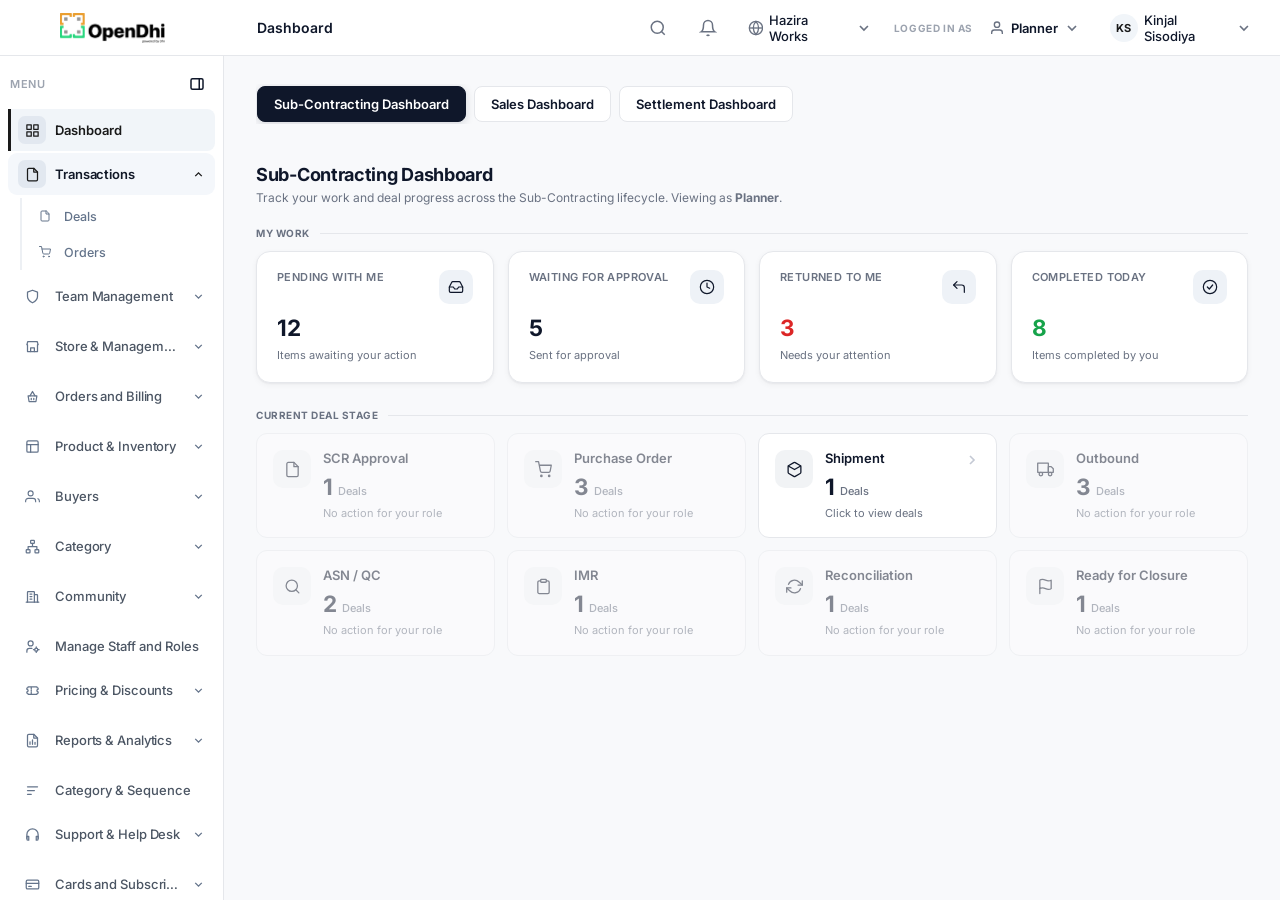
<file: index.html>
<!doctype html>
<meta charset="utf-8">
<title>Sub-Contracting</title>
<meta http-equiv="refresh" content="0; url=subcontracting_project.html">
<a href="subcontracting_project.html">Open the Sub-Contracting prototype</a>
</file>
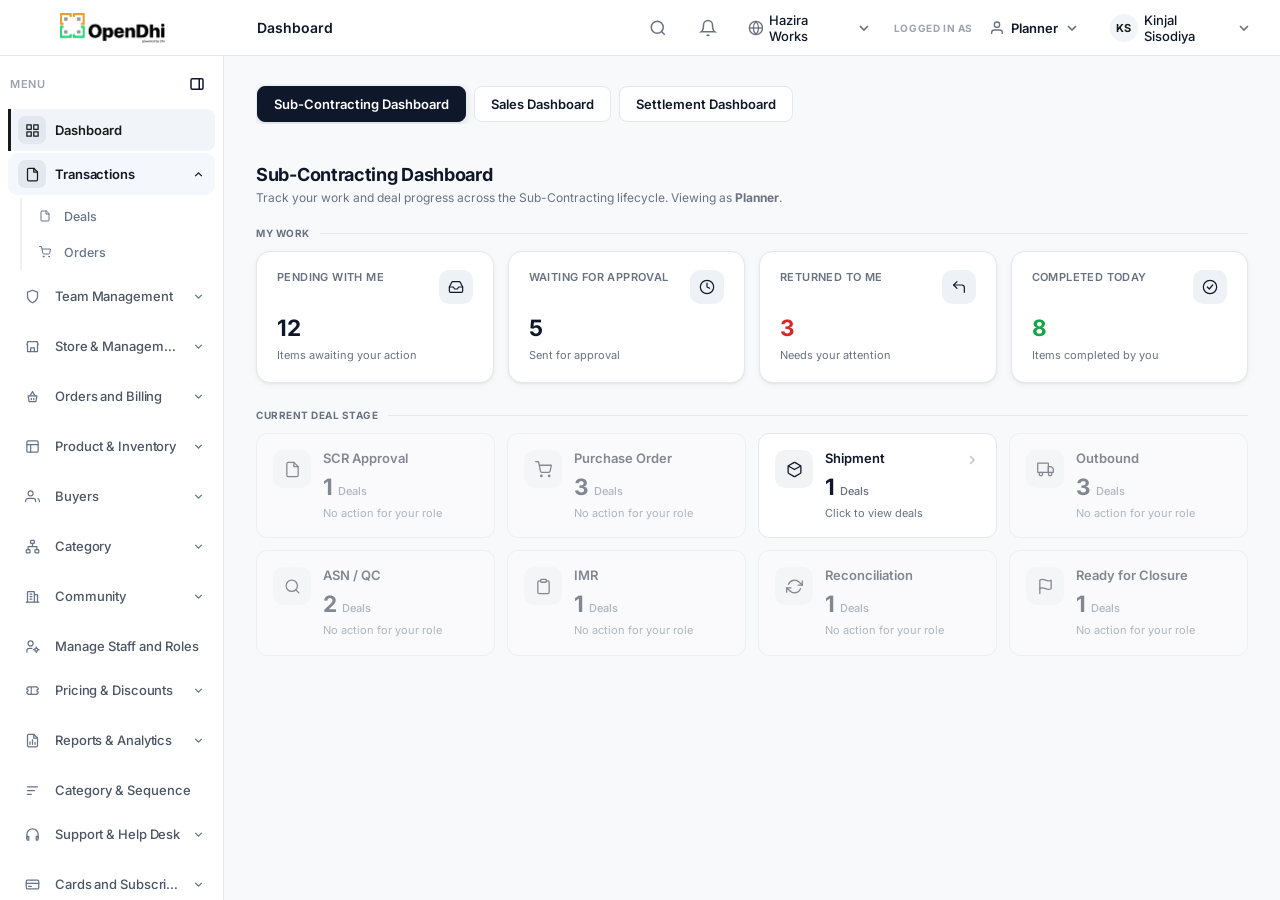
<file: subcontracting_project.html>
<!DOCTYPE html>
<html lang="en">
<head>
<meta charset="UTF-8">
<meta name="viewport" content="width=device-width, initial-scale=1.0">
<title>Sub-Contracting — ADT</title>

<!-- THE SHELL IS ADT'S, UNCHANGED. This page loads the same stylesheets as
     index.html, in the same order, and reuses the same component classes, so
     the Sub-Contracting module looks and behaves like every other module
     rather than like a second product sharing a palette. Only the last sheet
     is new, and it adds .sc-* selectors alone. -->
<link rel="stylesheet" href="css/fonts.css">
<link rel="stylesheet" href="css/main.css">
<link rel="stylesheet" href="css/leaves.css">
<link rel="stylesheet" href="css/dashboard-multiview.css">
<!-- Loaded after main.css on purpose: the button system is authoritative. -->
<link rel="stylesheet" href="css/buttons.css">
<!-- Motion and row actions layer on top of the finished component set. -->
<link rel="stylesheet" href="css/motion.css">
<link rel="stylesheet" href="css/quick-actions.css">
<!-- Settles control height and button shape across every form and popup. -->
<link rel="stylesheet" href="css/form-system.css">
<!-- LAST: this module's own three shapes. Additive, .sc-* only. -->
<link rel="stylesheet" href="css/subcontracting.css">
</head>

<body>

<div id="v-sc" class="view active">

  <!-- ══ TOPBAR ══════════════════════════════════════════════════════════
       ADT's header, with one module-specific control: "Logged in as". The
       role is not a preference here — it decides which stages are open, which
       actions a log can record, and who a deal is pending with — so it sits
       in the header beside the entity, in the same dropdown shape. -->
  <div class="topbar">
    <div class="topbar-left">
      <div class="adt-logo"><img src="assets/opendhi-logo.png" alt="OpenDhi — powered by Dhi"></div>
      <span class="topbar-page" id="sc-page-title">Dashboard</span>
      <!-- The page action, in the slot index.html uses for Cost Calculator and
           Calendar: shown on the page it belongs to, hidden on the others. -->
      <button class="btn-primary btn-sm" id="sc-create-btn" style="display:none" onclick="scPageAction()"></button>
    </div>

    <div class="topbar-right" style="position:relative">
      <button class="tb-icon" title="Search" onclick="scToast('Search is not wired in this prototype','info')"><svg class="ic ic-search" width="18" height="18" viewBox="0 0 24 24" fill="none" stroke="currentColor" stroke-width="2"><circle cx="11" cy="11" r="8"/><line x1="21" y1="21" x2="16.65" y2="16.65"/></svg></button>
      <button class="tb-icon" title="Notifications" onclick="scToast('No new notifications','info')"><svg class="ic ic-bell" width="18" height="18" viewBox="0 0 24 24" fill="none" stroke="currentColor" stroke-width="2"><path d="M18 8A6 6 0 0 0 6 8c0 7-3 9-3 9h18s-3-2-3-9"/><path d="M13.73 21a2 2 0 0 1-3.46 0"/></svg></button>

      <!-- Entity -->
      <div class="hdr-dd-wrap" id="sc-entity-wrap">
        <div class="company-sel" onclick="scToggleDD('sc-entity-dd',event)">
          <svg class="ic ic-globe" viewBox="0 0 24 24" fill="none" stroke="currentColor" stroke-width="2"><circle cx="12" cy="12" r="10"/><line x1="2" y1="12" x2="22" y2="12"/><path d="M12 2a15.3 15.3 0 0 1 4 10 15.3 15.3 0 0 1-4 10 15.3 15.3 0 0 1-4-10 15.3 15.3 0 0 1 4-10z"/></svg>
          Hazira Works
          <svg class="hdr-dd-chev" viewBox="0 0 24 24" fill="none" stroke="currentColor" stroke-width="2.5"><polyline points="6 9 12 15 18 9"/></svg>
        </div>
        <div class="hdr-dd-panel" id="sc-entity-dd">
          <div class="hdr-dd-header">
            <div class="hdr-dd-entity-logo">HW</div>
            <div>
              <div class="hdr-dd-title">Hazira Works</div>
              <div class="hdr-dd-subtitle">Plant ID: PL-0021</div>
            </div>
          </div>
          <div class="hdr-dd-divider"></div>
          <div class="hdr-dd-info-row"><span class="hdr-dd-info-label">Purchase Office</span><span class="hdr-dd-info-val">PUR-121</span></div>
          <div class="hdr-dd-info-row"><span class="hdr-dd-info-label">Country</span><span class="hdr-dd-info-val">India</span></div>
        </div>
      </div>

      <!-- Logged in as -->
      <div class="hdr-dd-wrap sc-role-wrap" id="sc-role-wrap">
        <span class="sc-role-eyebrow">Logged in as</span>
        <div class="company-sel sc-role-sel" onclick="scToggleDD('sc-role-dd',event)">
          <svg class="ic ic-user" viewBox="0 0 24 24" fill="none" stroke="currentColor" stroke-width="2"><path d="M20 21v-2a4 4 0 0 0-4-4H8a4 4 0 0 0-4 4v2"/><circle cx="12" cy="7" r="4"/></svg>
          <span class="sc-role-name" id="sc-role-name">Planner</span>
          <svg class="hdr-dd-chev" viewBox="0 0 24 24" fill="none" stroke="currentColor" stroke-width="2.5"><polyline points="6 9 12 15 18 9"/></svg>
        </div>
        <div class="hdr-dd-panel hdr-dd-panel-right sc-role-dd" id="sc-role-dd"></div>
      </div>

      <!-- User -->
      <div class="hdr-dd-wrap" id="sc-user-wrap">
        <div class="user-sel" onclick="scToggleDD('sc-user-dd',event)">
          <div class="user-avatar-sm">KS</div>
          Kinjal Sisodiya
          <svg class="hdr-dd-chev" viewBox="0 0 24 24" fill="none" stroke="currentColor" stroke-width="2.5"><polyline points="6 9 12 15 18 9"/></svg>
        </div>
        <div class="hdr-dd-panel hdr-dd-panel-right" id="sc-user-dd">
          <div class="hdr-dd-header">
            <div class="user-avatar-sm" style="width:36px;height:36px;font-size:13px;flex-shrink:0">KS</div>
            <div>
              <div class="hdr-dd-title">Kinjal Sisodiya</div>
              <div class="hdr-dd-subtitle">kinjal@hazira.works</div>
            </div>
          </div>
          <div class="hdr-dd-info-row"><span class="hdr-dd-info-label">Role</span><span class="hdr-dd-info-val" id="sc-user-role">Planner</span></div>
          <div class="hdr-dd-info-row"><span class="hdr-dd-info-label">Last login</span><span class="hdr-dd-info-val">Today, 9:41 AM</span></div>
          <div class="hdr-dd-divider"></div>
          <button class="hdr-dd-item" onclick="scCloseAllDD();scGo('profile')">
            <svg class="ic ic-user" width="14" height="14" viewBox="0 0 24 24" fill="none" stroke="currentColor" stroke-width="2"><path d="M20 21v-2a4 4 0 0 0-4-4H8a4 4 0 0 0-4 4v2"/><circle cx="12" cy="7" r="4"/></svg>
            My Profile
          </button>
          <button class="hdr-dd-item hdr-dd-item-danger" onclick="scCloseAllDD()">
            <svg width="14" height="14" viewBox="0 0 24 24" fill="none" stroke="currentColor" stroke-width="2"><path d="M9 21H5a2 2 0 0 1-2-2V5a2 2 0 0 1 2-2h4"/><polyline points="16 17 21 12 16 7"/><line x1="21" y1="12" x2="9" y2="12"/></svg>
            Sign Out
          </button>
        </div>
      </div>
    </div>
  </div>

  <!-- ══ BODY ════════════════════════════════════════════════════════════
       MOCK RAIL. The nav below mirrors the one in the source prototype and is
       built from a single array in js/subcontracting.js (SC_NAV) using ADT's
       own .sb-item / .sb-parent markup. Replace that array with the real
       structure and nothing else has to change. -->
  <div class="content-area">
    <div class="sidebar" id="sc-sidebar"></div>
    <div class="page-content" id="adt-content"></div>
  </div>

</div>

<!-- Popups mount here rather than inside #adt-content, so a re-render behind an
     open form cannot throw away what has been typed into it. -->
<div id="sc-modal-root"></div>

<script src="js/subcontracting.js"></script>

</body>
</html>
</file>
<file: css/fonts.css>
﻿/* cyrillic-ext */
@font-face {
  font-family: 'Inter';
  font-style: normal;
  font-weight: 400;
  font-display: swap;
  src: url("../assets/font_02.woff2") format('woff2');
  unicode-range: U+0460-052F, U+1C80-1C8A, U+20B4, U+2DE0-2DFF, U+A640-A69F, U+FE2E-FE2F;
}
/* cyrillic */
@font-face {
  font-family: 'Inter';
  font-style: normal;
  font-weight: 400;
  font-display: swap;
  src: url("../assets/font_03.woff2") format('woff2');
  unicode-range: U+0301, U+0400-045F, U+0490-0491, U+04B0-04B1, U+2116;
}
/* greek-ext */
@font-face {
  font-family: 'Inter';
  font-style: normal;
  font-weight: 400;
  font-display: swap;
  src: url("../assets/font_04.woff2") format('woff2');
  unicode-range: U+1F00-1FFF;
}
/* greek */
@font-face {
  font-family: 'Inter';
  font-style: normal;
  font-weight: 400;
  font-display: swap;
  src: url("../assets/font_05.woff2") format('woff2');
  unicode-range: U+0370-0377, U+037A-037F, U+0384-038A, U+038C, U+038E-03A1, U+03A3-03FF;
}
/* vietnamese */
@font-face {
  font-family: 'Inter';
  font-style: normal;
  font-weight: 400;
  font-display: swap;
  src: url("../assets/font_06.woff2") format('woff2');
  unicode-range: U+0102-0103, U+0110-0111, U+0128-0129, U+0168-0169, U+01A0-01A1, U+01AF-01B0, U+0300-0301, U+0303-0304, U+0308-0309, U+0323, U+0329, U+1EA0-1EF9, U+20AB;
}
/* latin-ext */
@font-face {
  font-family: 'Inter';
  font-style: normal;
  font-weight: 400;
  font-display: swap;
  src: url("../assets/font_07.woff2") format('woff2');
  unicode-range: U+0100-02BA, U+02BD-02C5, U+02C7-02CC, U+02CE-02D7, U+02DD-02FF, U+0304, U+0308, U+0329, U+1D00-1DBF, U+1E00-1E9F, U+1EF2-1EFF, U+2020, U+20A0-20AB, U+20AD-20C0, U+2113, U+2C60-2C7F, U+A720-A7FF;
}
/* latin */
@font-face {
  font-family: 'Inter';
  font-style: normal;
  font-weight: 400;
  font-display: swap;
  src: url("../assets/font_08.woff2") format('woff2');
  unicode-range: U+0000-00FF, U+0131, U+0152-0153, U+02BB-02BC, U+02C6, U+02DA, U+02DC, U+0304, U+0308, U+0329, U+2000-206F, U+20AC, U+2122, U+2191, U+2193, U+2212, U+2215, U+FEFF, U+FFFD;
}
/* cyrillic-ext */
@font-face {
  font-family: 'Inter';
  font-style: normal;
  font-weight: 500;
  font-display: swap;
  src: url("../assets/font_02.woff2") format('woff2');
  unicode-range: U+0460-052F, U+1C80-1C8A, U+20B4, U+2DE0-2DFF, U+A640-A69F, U+FE2E-FE2F;
}
/* cyrillic */
@font-face {
  font-family: 'Inter';
  font-style: normal;
  font-weight: 500;
  font-display: swap;
  src: url("../assets/font_03.woff2") format('woff2');
  unicode-range: U+0301, U+0400-045F, U+0490-0491, U+04B0-04B1, U+2116;
}
/* greek-ext */
@font-face {
  font-family: 'Inter';
  font-style: normal;
  font-weight: 500;
  font-display: swap;
  src: url("../assets/font_04.woff2") format('woff2');
  unicode-range: U+1F00-1FFF;
}
/* greek */
@font-face {
  font-family: 'Inter';
  font-style: normal;
  font-weight: 500;
  font-display: swap;
  src: url("../assets/font_05.woff2") format('woff2');
  unicode-range: U+0370-0377, U+037A-037F, U+0384-038A, U+038C, U+038E-03A1, U+03A3-03FF;
}
/* vietnamese */
@font-face {
  font-family: 'Inter';
  font-style: normal;
  font-weight: 500;
  font-display: swap;
  src: url("../assets/font_06.woff2") format('woff2');
  unicode-range: U+0102-0103, U+0110-0111, U+0128-0129, U+0168-0169, U+01A0-01A1, U+01AF-01B0, U+0300-0301, U+0303-0304, U+0308-0309, U+0323, U+0329, U+1EA0-1EF9, U+20AB;
}
/* latin-ext */
@font-face {
  font-family: 'Inter';
  font-style: normal;
  font-weight: 500;
  font-display: swap;
  src: url("../assets/font_07.woff2") format('woff2');
  unicode-range: U+0100-02BA, U+02BD-02C5, U+02C7-02CC, U+02CE-02D7, U+02DD-02FF, U+0304, U+0308, U+0329, U+1D00-1DBF, U+1E00-1E9F, U+1EF2-1EFF, U+2020, U+20A0-20AB, U+20AD-20C0, U+2113, U+2C60-2C7F, U+A720-A7FF;
}
/* latin */
@font-face {
  font-family: 'Inter';
  font-style: normal;
  font-weight: 500;
  font-display: swap;
  src: url("../assets/font_08.woff2") format('woff2');
  unicode-range: U+0000-00FF, U+0131, U+0152-0153, U+02BB-02BC, U+02C6, U+02DA, U+02DC, U+0304, U+0308, U+0329, U+2000-206F, U+20AC, U+2122, U+2191, U+2193, U+2212, U+2215, U+FEFF, U+FFFD;
}
/* cyrillic-ext */
@font-face {
  font-family: 'Inter';
  font-style: normal;
  font-weight: 600;
  font-display: swap;
  src: url("../assets/font_02.woff2") format('woff2');
  unicode-range: U+0460-052F, U+1C80-1C8A, U+20B4, U+2DE0-2DFF, U+A640-A69F, U+FE2E-FE2F;
}
/* cyrillic */
@font-face {
  font-family: 'Inter';
  font-style: normal;
  font-weight: 600;
  font-display: swap;
  src: url("../assets/font_03.woff2") format('woff2');
  unicode-range: U+0301, U+0400-045F, U+0490-0491, U+04B0-04B1, U+2116;
}
/* greek-ext */
@font-face {
  font-family: 'Inter';
  font-style: normal;
  font-weight: 600;
  font-display: swap;
  src: url("../assets/font_04.woff2") format('woff2');
  unicode-range: U+1F00-1FFF;
}
/* greek */
@font-face {
  font-family: 'Inter';
  font-style: normal;
  font-weight: 600;
  font-display: swap;
  src: url("../assets/font_05.woff2") format('woff2');
  unicode-range: U+0370-0377, U+037A-037F, U+0384-038A, U+038C, U+038E-03A1, U+03A3-03FF;
}
/* vietnamese */
@font-face {
  font-family: 'Inter';
  font-style: normal;
  font-weight: 600;
  font-display: swap;
  src: url("../assets/font_06.woff2") format('woff2');
  unicode-range: U+0102-0103, U+0110-0111, U+0128-0129, U+0168-0169, U+01A0-01A1, U+01AF-01B0, U+0300-0301, U+0303-0304, U+0308-0309, U+0323, U+0329, U+1EA0-1EF9, U+20AB;
}
/* latin-ext */
@font-face {
  font-family: 'Inter';
  font-style: normal;
  font-weight: 600;
  font-display: swap;
  src: url("../assets/font_07.woff2") format('woff2');
  unicode-range: U+0100-02BA, U+02BD-02C5, U+02C7-02CC, U+02CE-02D7, U+02DD-02FF, U+0304, U+0308, U+0329, U+1D00-1DBF, U+1E00-1E9F, U+1EF2-1EFF, U+2020, U+20A0-20AB, U+20AD-20C0, U+2113, U+2C60-2C7F, U+A720-A7FF;
}
/* latin */
@font-face {
  font-family: 'Inter';
  font-style: normal;
  font-weight: 600;
  font-display: swap;
  src: url("../assets/font_08.woff2") format('woff2');
  unicode-range: U+0000-00FF, U+0131, U+0152-0153, U+02BB-02BC, U+02C6, U+02DA, U+02DC, U+0304, U+0308, U+0329, U+2000-206F, U+20AC, U+2122, U+2191, U+2193, U+2212, U+2215, U+FEFF, U+FFFD;
}
/* cyrillic-ext */
@font-face {
  font-family: 'Inter';
  font-style: normal;
  font-weight: 700;
  font-display: swap;
  src: url("../assets/font_02.woff2") format('woff2');
  unicode-range: U+0460-052F, U+1C80-1C8A, U+20B4, U+2DE0-2DFF, U+A640-A69F, U+FE2E-FE2F;
}
/* cyrillic */
@font-face {
  font-family: 'Inter';
  font-style: normal;
  font-weight: 700;
  font-display: swap;
  src: url("../assets/font_03.woff2") format('woff2');
  unicode-range: U+0301, U+0400-045F, U+0490-0491, U+04B0-04B1, U+2116;
}
/* greek-ext */
@font-face {
  font-family: 'Inter';
  font-style: normal;
  font-weight: 700;
  font-display: swap;
  src: url("../assets/font_04.woff2") format('woff2');
  unicode-range: U+1F00-1FFF;
}
/* greek */
@font-face {
  font-family: 'Inter';
  font-style: normal;
  font-weight: 700;
  font-display: swap;
  src: url("../assets/font_05.woff2") format('woff2');
  unicode-range: U+0370-0377, U+037A-037F, U+0384-038A, U+038C, U+038E-03A1, U+03A3-03FF;
}
/* vietnamese */
@font-face {
  font-family: 'Inter';
  font-style: normal;
  font-weight: 700;
  font-display: swap;
  src: url("../assets/font_06.woff2") format('woff2');
  unicode-range: U+0102-0103, U+0110-0111, U+0128-0129, U+0168-0169, U+01A0-01A1, U+01AF-01B0, U+0300-0301, U+0303-0304, U+0308-0309, U+0323, U+0329, U+1EA0-1EF9, U+20AB;
}
/* latin-ext */
@font-face {
  font-family: 'Inter';
  font-style: normal;
  font-weight: 700;
  font-display: swap;
  src: url("../assets/font_07.woff2") format('woff2');
  unicode-range: U+0100-02BA, U+02BD-02C5, U+02C7-02CC, U+02CE-02D7, U+02DD-02FF, U+0304, U+0308, U+0329, U+1D00-1DBF, U+1E00-1E9F, U+1EF2-1EFF, U+2020, U+20A0-20AB, U+20AD-20C0, U+2113, U+2C60-2C7F, U+A720-A7FF;
}
/* latin */
@font-face {
  font-family: 'Inter';
  font-style: normal;
  font-weight: 700;
  font-display: swap;
  src: url("../assets/font_08.woff2") format('woff2');
  unicode-range: U+0000-00FF, U+0131, U+0152-0153, U+02BB-02BC, U+02C6, U+02DA, U+02DC, U+0304, U+0308, U+0329, U+2000-206F, U+20AC, U+2122, U+2191, U+2193, U+2212, U+2215, U+FEFF, U+FFFD;
}
/* cyrillic-ext */
@font-face {
  font-family: 'Inter';
  font-style: normal;
  font-weight: 800;
  font-display: swap;
  src: url("../assets/font_02.woff2") format('woff2');
  unicode-range: U+0460-052F, U+1C80-1C8A, U+20B4, U+2DE0-2DFF, U+A640-A69F, U+FE2E-FE2F;
}
/* cyrillic */
@font-face {
  font-family: 'Inter';
  font-style: normal;
  font-weight: 800;
  font-display: swap;
  src: url("../assets/font_03.woff2") format('woff2');
  unicode-range: U+0301, U+0400-045F, U+0490-0491, U+04B0-04B1, U+2116;
}
/* greek-ext */
@font-face {
  font-family: 'Inter';
  font-style: normal;
  font-weight: 800;
  font-display: swap;
  src: url("../assets/font_04.woff2") format('woff2');
  unicode-range: U+1F00-1FFF;
}
/* greek */
@font-face {
  font-family: 'Inter';
  font-style: normal;
  font-weight: 800;
  font-display: swap;
  src: url("../assets/font_05.woff2") format('woff2');
  unicode-range: U+0370-0377, U+037A-037F, U+0384-038A, U+038C, U+038E-03A1, U+03A3-03FF;
}
/* vietnamese */
@font-face {
  font-family: 'Inter';
  font-style: normal;
  font-weight: 800;
  font-display: swap;
  src: url("../assets/font_06.woff2") format('woff2');
  unicode-range: U+0102-0103, U+0110-0111, U+0128-0129, U+0168-0169, U+01A0-01A1, U+01AF-01B0, U+0300-0301, U+0303-0304, U+0308-0309, U+0323, U+0329, U+1EA0-1EF9, U+20AB;
}
/* latin-ext */
@font-face {
  font-family: 'Inter';
  font-style: normal;
  font-weight: 800;
  font-display: swap;
  src: url("../assets/font_07.woff2") format('woff2');
  unicode-range: U+0100-02BA, U+02BD-02C5, U+02C7-02CC, U+02CE-02D7, U+02DD-02FF, U+0304, U+0308, U+0329, U+1D00-1DBF, U+1E00-1E9F, U+1EF2-1EFF, U+2020, U+20A0-20AB, U+20AD-20C0, U+2113, U+2C60-2C7F, U+A720-A7FF;
}
/* latin */
@font-face {
  font-family: 'Inter';
  font-style: normal;
  font-weight: 800;
  font-display: swap;
  src: url("../assets/font_08.woff2") format('woff2');
  unicode-range: U+0000-00FF, U+0131, U+0152-0153, U+02BB-02BC, U+02C6, U+02DA, U+02DC, U+0304, U+0308, U+0329, U+2000-206F, U+20AC, U+2122, U+2191, U+2193, U+2212, U+2215, U+FEFF, U+FFFD;
}
</file>
<file: css/main.css>
﻿
:root{--orange:#1a1a1a;--navy:#0f172a;--gray:#6a7282;--light:#f8f9fb;--card:#fff;--border:#e5e7eb;--ol:#f1f5f9;--green:var(--st-ok-fg);--red:#ef4444}
/* Dashboard widget type scale — single source of truth for every card/widget.
   Use these tokens instead of hard-coded px so all widgets stay optically aligned.
   10 / 11 / 12 / 13 / 15 / 18 / 26 — no in-between sizes. */
:root{
  --ds-metric:22.5px;    /* primary widget value: numbers + short status words */
  --ds-metric-text:18px; /* widget value that is a long text string (entity/company name) */
  --ds-h1:18px;          /* dashboard page title */
  --ds-h2:15px;          /* hero / feature panel title */
  --ds-title:13px;       /* section + panel titles, action card names */
  --ds-body:12px;        /* table + list body text, row labels and values */
  --ds-label:11px;       /* uppercase eyebrow label above a metric */
  --ds-caption:11px;     /* supporting caption under a metric, links, meta */
  --ds-micro:10px;       /* badges, pills, table headers, buttons in tables */
}
/* Shape system — radius says what a thing IS, so shape alone is readable at a glance.
   PILL  = read-only state. Status badges, tags, chips, counts. Never clickable.
   SQUARE= actionable. Buttons, tabs, selects, inputs, toggles. Always clickable.
   Do not mix: a pill-shaped button or a square status badge breaks the signal. */
:root{
  --r-status:999px;   /* status badges / tags / chips / count pills */
  --r-control:8px;    /* buttons, tabs, dropdowns, filters — square card, rounded edges */
  --r-input:999px;    /* single-line typeable fields — fully rounded card */
  --r-card:14px;      /* cards and panels */
}
/* Shape tells you how a control behaves:
     ROUNDED (--r-input)   you type into it        text / search / number / date
     SQUARE  (--r-control) you pick or press it    dropdowns, filters, buttons
   Multi-line textareas stay square: a pill radius would eat into the text box. */
/* Status colour coding — one meaning per hue, used by EVERY status indicator.
   Never hard-code a status colour; pick the state and use its three tokens.
     ok    green  settled + positive : Active, Approved, Paid, Present, Submitted, Completed
     wait  amber  still in flight    : Pending, In Progress, Waiting for..., Onboarding
     bad   red    settled + negative : Blocked, Rejected, Inactive, Absent, Unapproved, Unpaid
     info  blue   purely informational: Open, Available, Created
     idle  grey   no longer in play  : Closed, Expired, Draft, Weekend, Unresolved
   Amber means "waiting", never "bad" — that distinction is why Unapproved/Unpaid are red. */
:root{
  --st-ok-bg:#dcfce7;   --st-ok-fg:#16a34a;   --st-ok-bd:#86efac;
/* ONE GREEN.  --st-ok-fg above is it, and --green in the palette at the top of
   this file is now an alias of it rather than a second opinion.

   There were five greens meaning the same thing. --green was #22c55e and
   --st-ok-fg #16a34a, so two captions that both mean "this went well" - the
   dashboard's "75% of team" and the timesheet's "+16 days vs last month" -
   were rendered in visibly different greens on screens the user flips between.
   Around them sat #15803d on two badges, #4ade80 on the timesheet present
   rail, and #f0fdf4 as a fifth tint under three more. None of the five was
   chosen against the others; each was picked once, locally, and never
   compared.

   Every one of them now resolves to the --st-ok-* triple. Contract pipeline
   stage 6 does too: its bg and bd were already identical to ok's and only its
   fg differed, by a hair - a near-match reads as a mistake where a clear
   difference reads as meaning.

   WHAT IS DELIBERATELY NOT ONE GREEN: --st-p4 (lime) and --st-p8 (deep green)
   in the ladder below. There the SHADE IS THE DATA - it says how far along a
   contract is - and the set is documented as clearing dE 12 pairwise. Fold
   those into one green and the ladder stops carrying information. Teal
   (#0d9488, the AI-recommend badge) is a different hue and a different
   meaning, and is left alone. */
  --st-wait-bg:#fef3c7; --st-wait-fg:#92400e; --st-wait-bd:#fde68a;
  --st-bad-bg:#fee2e2;  --st-bad-fg:#dc2626;  --st-bad-bd:#fca5a5;
  --st-info-bg:#eff6ff; --st-info-fg:#2563eb; --st-info-bd:#93c5fd;
  --st-idle-bg:#f1f5f9; --st-idle-fg:#64748b; --st-idle-bd:#cbd5e1;
  /* Contract pipeline. The 5 tones above answer "is this good or bad"; a deal
     also has to answer "how far along is it". Two families carry that:
       SENT / waiting  -> blues,  deepening   (cyan -> blue -> violet)
       APPROVED        -> greens, deepening   (teal -> olive -> green)
     then amber while onboarding, deep green when ready. Every pair in this
     set clears ΔE 12 against each other AND against red Inactive, which shows
     in the same table; all eight pass AA contrast. */
  --st-p1-bg:#cffafe; --st-p1-fg:#0e7490; --st-p1-bd:#67e8f9;  /* 1 Submitted          sent */
  --st-p2-bg:#ccfbf1; --st-p2-fg:#0f766e; --st-p2-bd:#5eead4;  /* 2 Quotation Approved approved */
  --st-p3-bg:#dbeafe; --st-p3-fg:#1d4ed8; --st-p3-bd:#93c5fd;  /* 3 Proposal Sent      sent */
  --st-p4-bg:#d9f99d; --st-p4-fg:#3f6212; --st-p4-bd:#bef264;  /* 4 Proposal Approved  approved */
  --st-p5-bg:#ede9fe; --st-p5-fg:#6d28d9; --st-p5-bd:#c4b5fd;  /* 5 Contract Sent      sent */
  --st-p6-bg:var(--st-ok-bg); --st-p6-fg:var(--st-ok-fg); --st-p6-bd:var(--st-ok-bd);  /* 6 Contract Approved  approved */
  --st-p7-bg:#fef3c7; --st-p7-fg:#92400e; --st-p7-bd:#fde68a;  /* 7 Onboarding         in progress */
  --st-p8-bg:#bbf7d0; --st-p8-fg:#14532d; --st-p8-bd:#4ade80;  /* 8 Ready for Payroll  done */
}
/* Line-item selection — ONE feedback for every clickable row/cell in the app:
   table rows (listings, leaves, policies, payroll, tickets…), timesheet day
   cells, picker list items. Grey on click, same fade, same orange rail.
   Never hard-code a selected background; use these three.

   GREY, NOT BLUE. These were --st-info-bg blue, which put a status colour on
   a row for a reason that has nothing to do with its status - an open record
   read as an informational one, and next to a real blue badge the two argued.
   Grey says "this is the one you are looking at" and says nothing else, which
   is all selection ever means. The orange rail is what makes it unmistakable;
   the fill only has to be a step darker than --row-hover. */
:root{
  --row-hover:#fafbfc;      /* pointer is over it, nothing committed yet */
  --row-sel:#f1f3f5;        /* clicked / open — the same neutral as the icon chips */
  --row-sel-hover:#e7eaee;  /* clicked AND hovered */
  --row-sel-rail:var(--orange);  /* 3px inset accent rail on the leading edge */
  --row-fade:background-color .16s ease;
}
*,*::before,*::after{margin:0;padding:0;box-sizing:border-box;font-family:'Inter',sans-serif}
body{font-family:'Inter',sans-serif;background:var(--light);color:var(--navy);overflow:hidden;height:100vh;-webkit-font-smoothing:antialiased;-moz-osx-font-smoothing:grayscale;text-rendering:optimizeLegibility;font-feature-settings:'cv02','cv03','cv04','cv11'}
@keyframes fadeUp{from{opacity:0;transform:translateY(8px)}to{opacity:1;transform:translateY(0)}}
@keyframes blink{0%,100%{opacity:.3}50%{opacity:1}}
@keyframes fadeIn{from{opacity:0}to{opacity:1}}
.view{display:none;flex-direction:column;height:100vh;width:100%;animation:fadeIn .3s ease}
.view.active{display:flex}
/* TOPBAR */
.topbar{height:56px;background:var(--card);border-bottom:1px solid var(--border);display:flex;align-items:center;justify-content:space-between;padding:0 20px;flex-shrink:0;z-index:20}
.topbar-left{display:flex;align-items:center;gap:12px;flex:1;min-width:0}
.topbar-center{display:flex;align-items:center;justify-content:center;flex:0 0 auto}
.topbar-right{display:flex;align-items:center;gap:14px;flex:1;min-width:0;justify-content:flex-end}
/* The logo is the app's mark, not the first item in the page's own row: it is
   centred over the rail, and the page title, the + button and page actions like
   Cost Calculator line up with the CONTENT - they start exactly where the rail
   ends. The logo is therefore given the rail's own strip to sit in. --sb-w is
   stamped on the view by buildSidebar, so both follow the rail when it collapses.
   min-width, not width: collapsed the strip is narrower than the logo itself,
   and the logo keeps its natural size rather than being overflowed. */
.adt-logo{display:flex;align-items:center;justify-content:center;gap:6px;flex-shrink:0;
  /* The strip is the rail itself - its width plus its 1px border - measured from
     the window edge, so the two negative margins undo the frame around it: the
     topbar's own 20px padding on the left, and .topbar-left's 12px gap on the
     right, which the next item immediately adds back. The logo is then centred
     on the rail below it, and the page title still begins exactly where the rail
     ends. */
  margin-left:-20px;
  /* -12px cancels .topbar-left's gap so the next item would begin exactly at
     the rail's edge; the gutter then carries it the rest of the way, to the
     column the content is actually in. */
  margin-right:calc(var(--pg-gutter, 32px) - 12px);
  min-width:calc(var(--sb-w, 224px) + 1px);
  /* THE MARGINS ARE PART OF THE MOVE. Collapsing swaps this whole block -
     min-width AND both margins - so leaving the margins out of the transition
     made the logo jump 20px while its strip was still gliding shut. Same
     duration and curve as .sidebar, so the rail and the header travel as one
     movement rather than two that nearly agree. */
  transition:min-width var(--t-base,260ms) var(--e-in-out,cubic-bezier(.65,0,.35,1)),
             margin-left var(--t-base,260ms) var(--e-in-out,cubic-bezier(.65,0,.35,1)),
             margin-right var(--t-base,260ms) var(--e-in-out,cubic-bezier(.65,0,.35,1))}
/* COLLAPSED RAIL. 63px is narrower than the logo itself, so there is no strip to
   centre it in and nothing for the title to line up with. The negative margins
   have to go with it - left, the logo was sitting flush against the window edge;
   right, the -12px was eating the row gap and the page title was touching the
   logo. Back to ordinary topbar spacing: the 20px gutter and one 12px gap. */
.view.sb-collapsed .adt-logo{margin-left:0;margin-right:var(--pg-gutter, 32px);min-width:0}
.adt-logo img{height:26px;width:auto;display:block}
.adt-logo svg{width:28px;height:28px}
.adt-logo-text{font-weight:800;font-size:18px;color:var(--navy);letter-spacing:-.5px}
.topbar-page{font-size:14px;font-weight:600;color:var(--navy);white-space:nowrap}
.sidebar-toggle{width:32px;height:32px;display:flex;align-items:center;justify-content:center;border:0;background:transparent;color:var(--navy);border-radius:8px;cursor:pointer;transition:.2s;flex-shrink:0}
.sidebar-toggle:hover{background:var(--btn-ghost-bg);color:var(--btn-accent)}
.sidebar-toggle svg{width:18px;height:18px}
.page-add-btn{width:22px;height:22px;border:0;border-radius:50%;background:var(--orange);color:#fff;display:flex;align-items:center;justify-content:center;cursor:pointer;transition:.2s;flex-shrink:0}
/* These two sit outside the button system and are already --orange (#1a1a1a)
   at rest, so --btn-accent would be no change at all - they go to pure black.
   Same direction as every other hover: darker, never a different hue. */
.page-add-btn:hover{background:var(--btn-solid-hover);transform:scale(1.08)}
.page-add-btn svg{width:12px;height:12px}
.tb-icon{width:36px;height:36px;display:flex;align-items:center;justify-content:center;border-radius:10px;border:none;cursor:pointer;background:0;color:var(--gray);transition:.2s}
.tb-icon:hover{background:var(--btn-ghost-bg);color:var(--btn-accent)}
.agent-btn{display:flex;align-items:center;gap:8px;padding:8px 18px;background:linear-gradient(135deg,#111827,#2d2d38);color:#fff;border:none;border-radius:var(--r-control);cursor:pointer;font-size:12px;font-weight:600;font-family:inherit;letter-spacing:.1px;transition:transform .18s ease,box-shadow .18s ease,background .18s ease}
.agent-btn:hover{background:linear-gradient(135deg,#000,#1a1a20)}
.agent-btn:active{transform:translateY(0) scale(.97)}
.agent-btn .spark{display:flex;align-items:center;justify-content:center;color:#fbbf24;filter:drop-shadow(0 0 4px rgba(251,191,36,.55));animation:agent-spark-pulse 2.4s ease-in-out infinite}
@keyframes agent-spark-pulse{0%,100%{transform:scale(1) rotate(0deg);opacity:1}50%{transform:scale(1.18) rotate(10deg);opacity:.82}}
.company-sel,.user-sel{display:flex;align-items:center;gap:6px;font-size:13px;font-weight:500;cursor:pointer;color:var(--navy);padding:5px 8px;border-radius:8px;transition:background .15s}
.company-sel:hover,.user-sel:hover{background:var(--light)}
.company-sel svg,.user-sel svg{width:16px;height:16px;color:var(--gray)}
.hdr-dd-chev{transition:transform .18s}
.user-avatar-sm{width:28px;height:28px;border-radius:50%;background:var(--ol);display:flex;align-items:center;justify-content:center;font-size:11px;font-weight:700;color:var(--orange)}
/* Header dropdowns */
.hdr-dd-wrap{position:relative}
.hdr-dd-panel{position:absolute;top:calc(100% + 10px);left:0;min-width:240px;background:#fff;border:1px solid var(--border);border-radius:14px;box-shadow:0 8px 30px rgba(0,0,0,.12);z-index:999;padding:8px;display:none;animation:hdrFadeIn .15s ease}
.hdr-dd-panel-right{left:auto;right:0}
.hdr-dd-panel.open{display:block}
@keyframes hdrFadeIn{from{opacity:0;transform:translateY(-6px)}to{opacity:1;transform:translateY(0)}}
.hdr-dd-header{display:flex;align-items:center;gap:10px;padding:10px 10px 12px}
.hdr-dd-entity-logo{width:36px;height:36px;border-radius:9px;background:var(--ol);display:flex;align-items:center;justify-content:center;font-size:12px;font-weight:800;color:var(--orange);flex-shrink:0}
.hdr-dd-title{font-size:13px;font-weight:700;color:var(--navy);line-height:1.3}
.hdr-dd-subtitle{font-size:11px;color:var(--gray);margin-top:1px}
.hdr-dd-divider{height:1px;background:var(--border);margin:4px 0}
.hdr-dd-info-row{display:flex;align-items:center;justify-content:space-between;padding:5px 10px;font-size:12px}
.hdr-dd-info-label{color:var(--gray);font-weight:500}
.hdr-dd-info-val{color:var(--navy);font-weight:600}
.hdr-dd-badge{background:var(--st-ok-bg);color:var(--st-ok-fg);border-radius:var(--r-status);padding:2px 8px;font-size:11px}
.hdr-dd-item{display:flex;align-items:center;gap:9px;width:100%;padding:9px 10px;border:none;background:none;border-radius:8px;font-size:13px;font-weight:500;color:var(--navy);cursor:pointer;text-align:left;transition:background .12s}
.hdr-dd-item:hover{background:var(--light)}
.hdr-dd-item svg{color:var(--gray);flex-shrink:0}
.hdr-dd-item-danger{color:#dc2626}
.hdr-dd-item-danger svg{color:#dc2626}
.hdr-dd-item-danger:hover{background:#fef2f2}
/* SIDEBAR */
.sidebar{width:var(--sb-w,224px);background:var(--card);border-right:1px solid var(--border);display:flex;flex-direction:column;flex-shrink:0;overflow-y:auto;overflow-x:hidden;max-height:calc(100vh - 56px);padding:8px 0;transition:width var(--t-base,260ms) var(--e-in-out,cubic-bezier(.65,0,.35,1));scrollbar-width:thin;scrollbar-color:#e5e7eb transparent}
.sidebar::-webkit-scrollbar{width:3px}
.sidebar::-webkit-scrollbar-track{background:transparent}
.sidebar::-webkit-scrollbar-thumb{background:#e5e7eb;border-radius:99px}
.sidebar::-webkit-scrollbar-thumb:hover{background:#d1d5db}
.sidebar::-webkit-scrollbar-button{display:none;height:0;width:0}
.sidebar.collapsed{width:62px;padding:8px 0}
.sb-top{padding:4px 10px 8px;display:flex;align-items:center;justify-content:space-between;min-height:44px;flex-shrink:0}.sb-menu-label{font-size:11px;font-weight:600;color:#9ca3af;letter-spacing:.5px;text-transform:uppercase}
.sb-top .sidebar-toggle{width:32px;height:32px}
/* -- Nav items -- */
.sb-item{display:flex;align-items:center;gap:9px;padding:7px 10px;margin:1px 8px;cursor:pointer;font-size:13px;font-weight:500;color:#4b5563;transition:background .14s ease,color .14s ease,box-shadow .14s ease;background:transparent;border:none;border-radius:0;position:relative;text-align:left;flex-shrink:0;width:calc(100% - 16px)}
.sb-item:hover{background:#f1f5f9;color:#111827}
.sb-item:hover .sb-ico-wrap{background:#e2e8f0;color:#374151;transform:scale(1.08)}
/* Active marker for EVERY nav item, top level and children alike: a straight
   full-height bar. An inset box-shadow is clipped to the border box, so on a
   rounded item it curved around the corners into a bracket — hence the square
   corners above and the pseudo-element here. The AI launcher is excluded: its
   ::before is the animated gradient border, not a marker. */
/* Square on the left, rounded on the right. The two ends are doing different
   jobs: the left is where the 3px marker sits and it has to read as one solid
   edge with it, so a radius there would leave a sliver of background curving
   past the bar. The right end is just where the highlight stops, and a
   rounded end makes it read as a tab attached to the rail rather than a strip
   cut out of the sidebar. Marker stays square because it is positioned inside
   the left edge, which keeps its own 0 radius. */
.sb-item.active{color:var(--orange);font-weight:600;background:#f1f5f9;box-shadow:none;border-radius:0 var(--r-control) var(--r-control) 0}
.sb-item.active:not(.sb-item-ai)::before{content:'';position:absolute;left:0;top:0;bottom:0;width:3px;border-radius:0;background:var(--orange)}
.sb-item.active .sb-ico-wrap{background:#e2e8f0;color:var(--orange)}
/* -- Icon wrap -- */
.sb-ico-wrap{width:28px;height:28px;border-radius:7px;display:flex;align-items:center;justify-content:center;flex-shrink:0;background:transparent;color:#64748b;transition:background .14s ease,color .14s ease,transform .14s ease}
.sb-ico-wrap svg{width:15px;height:15px}
/* -- Dropdown parents -- */
.sb-parent{display:flex;align-items:center;gap:9px;padding:7px 10px;margin:1px 8px;cursor:pointer;font-size:13px;font-weight:500;color:#4b5563;transition:background .14s ease,color .14s ease;background:transparent;border:none;border-radius:9px;text-align:left;flex-shrink:0;width:calc(100% - 16px)}
.sb-parent:hover{background:#f1f5f9;color:#111827}
.sb-parent:hover .sb-ico-wrap{background:#e2e8f0;color:#374151;transform:scale(1.08)}
.sb-parent>span{flex:1;text-align:left}
.sb-parent.open{color:#111827;font-weight:600;background:#f4f7fb}
/* Group labels stay on one line. "Payroll Management" fits at weight 500 but
   wrapped once .open set it to 600; the chevron keeps its place either way. */
.sb-parent>span{flex:1;min-width:0;white-space:nowrap;overflow:hidden;text-overflow:ellipsis;letter-spacing:-.1px}
.sb-parent.open .sb-ico-wrap{background:#e2e8f0;color:var(--orange)}
.sb-parent.has-active{color:#111827;font-weight:600}
.sb-parent.has-active .sb-ico-wrap{background:#e2e8f0;color:var(--orange)}
.sb-parent.has-active:not(.open){background:transparent}
.sb-parent .sb-chev{width:13px;height:13px;transition:transform .28s cubic-bezier(.4,0,.2,1);color:#64748b;flex-shrink:0;margin-left:auto}
.sb-parent.open .sb-chev{transform:rotate(180deg);color:var(--orange)}
/* -- Section labels -- */
.sb-section{font-size:10px;font-weight:700;color:#c4c9d4;text-transform:uppercase;letter-spacing:.9px;padding:16px 18px 5px;flex-shrink:0}
/* -- Children -- */
.sb-children{display:flex;flex-direction:column;overflow:hidden;background:transparent;margin:2px 8px 4px 20px;padding:0;border-left:2px solid #edf0f4;flex-shrink:0;transition:max-height .32s cubic-bezier(.4,0,.2,1)}
.sb-children .sb-item{padding:6px 8px;margin:1px 4px;font-size:12.5px;color:#64748b;border-radius:0;gap:8px;flex-shrink:0;width:calc(100% - 8px);box-shadow:none}
.sb-children .sb-item .sb-ico-wrap{width:22px;height:22px;border-radius:5px;background:transparent;color:#64748b}
.sb-children .sb-item .sb-ico-wrap svg{width:12px;height:12px}
.sb-children .sb-item:hover{background:#f1f5f9;color:#111827}
.sb-children .sb-item:hover .sb-ico-wrap{background:#e2e8f0;color:#475569;transform:scale(1.08)}
/* marker comes from .sb-item.active::before above — same bar as the top level */
/* Restated here only because `.sb-children .sb-item` resets border-radius to 0
   further down the file at equal specificity, which would otherwise square a
   child item back off. Same shape as the top level. */
.sb-children .sb-item.active{color:var(--orange);font-weight:600;background:#f1f5f9;box-shadow:none;border-radius:0 var(--r-control) var(--r-control) 0}
.sb-children .sb-item.active .sb-ico-wrap{background:#e2e8f0;color:var(--orange)}
.sb-spacer{flex:1}
.sb-agent-launcher{margin:8px;padding:10px;border-radius:12px;background:var(--ol);border:1px solid #d1d5db;display:flex;align-items:center;justify-content:center;cursor:pointer;color:var(--orange);transition:.2s}
.sb-agent-launcher:hover{background:var(--btn-tint-bg);color:var(--btn-accent);transform:scale(1.04)}
.sb-agent-launcher svg{width:20px;height:20px}
/* == COLLAPSED sidebar ÃƒÂ¢Ã¢â€šÂ¬Ã¢â‚¬Â icon-only == */
.sidebar.collapsed .sb-item{padding:6px;margin:2px 6px;justify-content:center;width:auto;border-radius:10px;box-shadow:none}
.sidebar.collapsed .sb-item span{display:none}
.sidebar.collapsed .sb-item .sb-ico-wrap{width:34px;height:34px;border-radius:9px;background:transparent}
.sidebar.collapsed .sb-item:hover{background:transparent}
.sidebar.collapsed .sb-item:hover .sb-ico-wrap{background:#e8edf4;color:#374151;transform:scale(1.1)}
/* icon-only rail marks the active item with the ring on .sb-ico-wrap below,
   so the bar stays off here (the AI launcher keeps its gradient ::before) */
.sidebar.collapsed .sb-item.active{background:transparent;box-shadow:none}
.sidebar.collapsed .sb-item.active:not(.sb-item-ai)::before{display:none}
.sidebar.collapsed .sb-item.active .sb-ico-wrap{background:#f1f5f9;color:var(--orange);box-shadow:0 0 0 1.5px rgba(26,26,26,.25)}
.sidebar.collapsed .sb-section{display:none}
.sidebar.collapsed .sb-parent{display:flex;padding:6px;margin:2px 6px;justify-content:center;border-radius:10px;width:auto;background:transparent}
.sidebar.collapsed .sb-parent span,.sidebar.collapsed .sb-parent .sb-chev{display:none}
.sidebar.collapsed .sb-parent .sb-ico-wrap{width:34px;height:34px;border-radius:9px;background:transparent}
.sidebar.collapsed .sb-parent:hover{background:transparent}
.sidebar.collapsed .sb-parent:hover .sb-ico-wrap{background:#e8edf4;color:#374151;transform:scale(1.1)}
.sidebar.collapsed .sb-parent.has-active .sb-ico-wrap{background:#f1f5f9;color:var(--orange);box-shadow:0 0 0 1.5px rgba(26,26,26,.25)}
.sidebar.collapsed .sb-parent.open .sb-ico-wrap{background:#f1f5f9;color:var(--orange)}
.sidebar.collapsed .sb-top{justify-content:center;padding:4px}
.sidebar.collapsed .sb-children{display:none!important}
.sb-parent .sb-ico{width:16px;height:16px;flex-shrink:0}
/* -- AI Executive: animated gradient border -- */
@property --ai-border-angle{syntax:'<angle>';inherits:false;initial-value:0deg}
.sb-item-ai{position:relative}
.sb-item-ai::before{
  content:'';
  position:absolute;
  inset:0;
  border-radius:inherit;
  padding:1.4px;
  background:conic-gradient(from var(--ai-border-angle),#3b82f6 0deg,var(--st-ok-fg) 120deg,var(--red) 240deg,#3b82f6 360deg);
  -webkit-mask:linear-gradient(#000 0 0) content-box,linear-gradient(#000 0 0);
  -webkit-mask-composite:xor;
  mask-composite:exclude;
  opacity:.75;
  animation:ai-border-spin 7s linear infinite;
  pointer-events:none;
}
.sidebar.collapsed .sb-item-ai::before{animation-duration:9s}
.sb-item-ai.active::before{
  padding:1.8px;
  opacity:1;
  animation-duration:2.6s;
  background:conic-gradient(from var(--ai-border-angle),transparent 0deg,transparent 140deg,#fde3b8 200deg,#fbbf6b 250deg,var(--orange) 300deg,#fbbf6b 340deg,transparent 360deg);
}
.sb-item-ai.active{animation:ai-active-glow 2.4s ease-in-out infinite}
.sidebar.collapsed .sb-item-ai.active .sb-ico-wrap{animation:ai-active-glow-ico 2.4s ease-in-out infinite}
@keyframes ai-border-spin{to{--ai-border-angle:360deg}}
@keyframes ai-active-glow{
  0%,100%{box-shadow:inset 3px 0 0 var(--orange),0 2px 10px rgba(26,26,26,.16)}
  50%{box-shadow:inset 3px 0 0 var(--orange),0 4px 18px rgba(26,26,26,.32)}
}
@keyframes ai-active-glow-ico{
  0%,100%{box-shadow:0 0 0 1.5px rgba(26,26,26,.25)}
  50%{box-shadow:0 0 0 3px rgba(26,26,26,.4)}
}
/* NOTIFICATION POPOVER */
.notif-pop{position:absolute;top:52px;right:16px;width:380px;background:#fff;border:1px solid var(--border);border-radius:14px;box-shadow:0 12px 40px rgba(15,23,42,.12);z-index:100;animation:fadeUp .2s ease;overflow:hidden}
.notif-pop.hidden{display:none}
.np-head{padding:14px 16px 10px;display:flex;align-items:center;justify-content:space-between}
.np-title{font-size:15px;font-weight:700;color:var(--navy)}
.np-actions{display:flex;align-items:center;gap:6px}
.np-iconbtn{width:26px;height:26px;display:flex;align-items:center;justify-content:center;border:0;background:0;color:var(--gray);border-radius:6px;cursor:pointer;transition:.15s}
.np-iconbtn:hover{background:var(--btn-ghost-bg);color:var(--btn-accent)}
.np-controls{display:flex;align-items:center;justify-content:space-between;padding:0 16px 12px;border-bottom:1px solid var(--border)}
.np-mark{font-size:12px;color:var(--gray);font-weight:500;cursor:pointer;background:0;border:0;font-family:inherit;padding:0}
.np-mark:hover{color:var(--orange)}
.np-toggle-row{display:flex;align-items:center;gap:8px;font-size:12px;color:var(--gray)}
.np-switch{width:32px;height:18px;background:#e5e7eb;border-radius:9px;position:relative;cursor:pointer;transition:.2s;border:0;padding:0}
.np-switch.on{background:var(--green)}
.np-switch::after{content:'';position:absolute;top:2px;left:2px;width:14px;height:14px;background:#fff;border-radius:50%;transition:.2s}
.np-switch.on::after{left:16px}
.np-list{max-height:380px;overflow-y:auto}
.np-item{display:flex;gap:12px;padding:14px 16px;border-bottom:1px solid #f1f3f5;align-items:flex-start}
.np-item:last-child{border-bottom:0}
.np-item:hover{background:#fafbfc}
.np-avatar{width:32px;height:32px;border-radius:50%;background:#dbeafe;color:#3b82f6;display:flex;align-items:center;justify-content:center;font-size:12px;font-weight:700;flex-shrink:0}
.np-body{flex:1;min-width:0}
.np-row1{display:flex;align-items:center;justify-content:space-between;gap:8px;margin-bottom:3px}
.np-text{font-size:13px;font-weight:600;color:var(--navy)}
.np-time{font-size:11px;color:var(--gray);white-space:nowrap;flex-shrink:0}
.np-row2{display:flex;align-items:center;gap:8px;font-size:11px;color:var(--gray)}
.np-pending{padding:2px 8px;border-radius:4px;background:#fef3c7;color:#92400e;font-size:10px;font-weight:600}
/* CONTENT */
.content-area{flex:1;display:flex;overflow:hidden;min-width:0}
/* --pg-gutter is the page's left margin, and the topbar reads it too: the page
   title lines up with the first thing in the content rather than with the edge
   of the rail, which left it a gutter-width out from everything under it. */
/* The 28px above the page is a MARGIN, not padding, so the scrollport starts
   below it. As padding it was inside the scroller, and a sticky head pins to
   the content edge in Chrome — leaving a 28px band above the pinned head with
   rows still scrolling visibly through it. Outside the scroller nothing can
   paint there, and body's own --light shows instead, which is what that strip
   looked like all along. */
.page-content{flex:1;overflow-y:auto;overflow-x:hidden;
  margin-top:28px;padding:0 var(--pg-gutter,32px) 28px;min-width:0;max-width:100%;scrollbar-width:thin;scrollbar-color:rgba(0,0,0,.08) transparent}
.page-content::-webkit-scrollbar{width:3px}
.page-content::-webkit-scrollbar-track{background:transparent}
.page-content::-webkit-scrollbar-thumb{background:rgba(0,0,0,.1);border-radius:99px}
.page-content::-webkit-scrollbar-thumb:hover{background:rgba(0,0,0,.18)}
.page-content::-webkit-scrollbar-button{display:none;height:0;width:0}
/* DASHBOARD */
.welcome-banner{display:flex;gap:16px;margin-bottom:24px}
.wb-left{flex:1;background:var(--card);border:1px solid var(--border);border-radius:14px;padding:24px 28px}
.wb-title{font-size:22px;font-weight:700;margin-bottom:6px}
.wb-desc{font-size:13px;color:var(--gray);line-height:1.5;margin-bottom:16px;max-width:380px}
.wb-btns{display:flex;gap:10px}
.wb-btn{padding:8px 18px;border-radius:8px;font-size:13px;font-weight:600;font-family:inherit;cursor:pointer;border:none;transition:.2s}
.wb-btn.primary{background:var(--navy);color:#fff}
.wb-btn.secondary{background:0;color:var(--navy);border:none}
.attendance-card{background:var(--card);border:1px solid var(--border);border-radius:14px;padding:20px;min-width:260px}
.att-title{font-size:var(--ds-title);font-weight:700;margin-bottom:12px;display:flex;justify-content:space-between;align-items:center}
/* Tighter inside the attendance card than the generic .att-row, which the card
   no longer shares with anything: three rows plus a two-line readout is a lot
   for one KPI-row card, and it was standing 28px taller than its neighbours. */
.att .att-title{margin-bottom:9px}
.att .att-row{margin-bottom:3px}
.att-title a{font-size:var(--ds-caption);color:var(--orange);text-decoration:none;font-weight:600}
.att-row{display:flex;align-items:center;gap:8px;font-size:var(--ds-body);color:var(--gray);margin-bottom:6px;min-width:0}
.att-val{margin-left:auto;font-weight:600;color:var(--navy);font-size:var(--ds-body);min-width:0;text-align:right;overflow:hidden;text-overflow:ellipsis;white-space:nowrap}
.att-meta{font-size:var(--ds-caption);color:var(--gray)}
.clock-btn{margin-top:12px;padding:8px 20px;background:var(--green);color:#fff;border:none;border-radius:var(--r-control);font-size:var(--ds-body);font-weight:600;font-family:inherit;cursor:pointer;float:right}

/* Visible to screen readers only. Used by the attendance card's live region:
   the animation is aria-hidden, so the outcome has to be announced in text. */
.sr-only{
  position:absolute;width:1px;height:1px;margin:-1px;padding:0;overflow:hidden;
  clip:rect(0 0 0 0);clip-path:inset(50%);white-space:nowrap;border:0}

/* ══ ATTENDANCE CLOCK ══════════════════════════════════════════════════════
   Punching in is the one thing on this dashboard the employee DOES rather than
   reads, so it is the one thing that gets a real piece of motion. The rules it
   follows are the same ones in motion.css — arrive on --e-out, respond inside
   --t-fast, and collapse entirely under prefers-reduced-motion:

   · THE CARD NEVER RESIZES.  The stage is absolutely positioned over the
     resting view and the card holds a min-height that fits the taller of the
     two. A punch that reflowed the KPI grid around it would undo any amount of
     polish on the animation itself.
   · ONE PROPERTY PAIR ONLY.  Every keyframe animates transform and opacity and
     nothing else, so the whole sequence stays on the compositor. The hand
     angles arrive as custom properties set by JS, which is what lets the
     keyframes stay static and declarative.
   · THE SEQUENCE IS IN CSS, THE ORCHESTRATION IN JS.  Durations and easings
     live here as tokens; renderer.js only starts and ends the phases. Nothing
     is animated twice from two places.                                      */
/* The sequence's own timing, kept together so the phases can be read against
   each other and against ATT_T in renderer.js. Slower than the app's --t-*
   tokens on purpose: those size a control responding to a click, this is a
   short piece of narrative, and it wants room to decelerate.

   --att-ease is a gentler out-curve than the global --e-out. --e-out front-
   loads almost all its travel, which is right for a panel arriving and wrong
   for a hand winding down — it made the spin look like it stopped dead. */
.att{
  --att-t-dial:950ms; --att-t-hands:1750ms; --att-t-sweep:1350ms; --att-t-copy:560ms;
  --att-ease:cubic-bezier(.16,.86,.26,1);
  --att-spring:cubic-bezier(.2,1.12,.4,1);
  /* Sized for the TALLEST resting state — clocked out, three rows plus the
     readout — and no taller, so the card sits level with the KPI cards beside
     it and the grid never shifts when a punch lands. */
  position:relative;display:flex;flex-direction:column;min-height:172px;padding:16px 18px;overflow:hidden;isolation:isolate}
/* NOT position:relative — the stage anchors to the CARD, not to this box. A
   punch is a takeover: it covers the title row too, which is what gives the
   waiting and refused states enough height to sit in without a scrollbar. */
.att-main{flex:1;min-height:0}
.att-rest{display:flex;flex-direction:column;height:100%}
.att-foot{display:flex;align-items:flex-end;justify-content:space-between;gap:14px;margin-top:auto;padding-top:10px}
/* ── The day's total ── */
/* A readout, not a footnote. Label small and quiet on top, the figure large
   and tabular underneath — because while the clock runs this is the only
   number on the card that moves, and it was previously set at the same 11px as
   a caption.

   tabular-nums on the FIGURE is what stops the row twitching once a second:
   proportional digits are different widths, so 11 → 12 would shove the h/m/s
   letters sideways on every tick. */
.att-logged{display:flex;flex-direction:column;gap:2px;min-width:0}
.att-logged-label{
  display:inline-flex;align-items:center;gap:6px;
  font-size:10px;font-weight:700;letter-spacing:.6px;text-transform:uppercase;color:var(--gray)}
.att-logged-val{
  display:inline-flex;align-items:baseline;gap:7px;
  font-size:19px;font-weight:700;color:var(--navy);line-height:1;letter-spacing:-.4px;
  font-variant-numeric:tabular-nums}
/* The unit letters are punctuation on the number, not part of it. */
.att-seg i{font-style:normal;font-size:11px;font-weight:600;color:var(--gray);margin-left:1px}
/* Idle has nothing to report, so the figure recedes instead of presenting a
   row of zeroes as though it were a measurement. */
.att.is-idle .att-logged-val{color:#cbd5e1}
.att.is-idle .att-seg i{color:#cbd5e1}

/* ── The Clock In button ── */
/* This is the primary action of the employee dashboard — the one control on
   the page the user came to press — and it was rendering as an outline button,
   the same weight as a Cancel. It takes the filled treatment the button system
   already reserves for the affirmative action (--btn-ink, per buttons.css),
   the large size, and a slow attention ring.

   The ring is NOT a hover effect — buttons.css rules those out, and rightly.
   It is a resting state on the single unstarted action of the page, and it
   stops the moment the pointer or focus arrives, because at that point the
   button has the user's attention and no longer needs to ask for it. */
.att .clock-btn{
  --btn-h:40px; --btn-px:22px; --btn-fs:13.5px;
  margin-top:0;float:none;flex-shrink:0;
  background:var(--btn-ink);color:#fff;border-color:var(--btn-ink)}
.att .clock-btn:hover{background:var(--btn-solid-hover);border-color:var(--btn-solid-hover);color:#fff}
.att.is-idle .clock-btn,.att.is-done .clock-btn{animation:att-cta 2.8s var(--e-in-out) infinite}
.att .clock-btn:hover,.att .clock-btn:focus-visible{animation:none}
@keyframes att-cta{
  0%,100%{box-shadow:0 0 0 0 rgba(15,23,42,.26)}
  55%{box-shadow:0 0 0 7px rgba(15,23,42,0)}
}

/* ── Which rows belong to which state ── */
/* While the browser is asking, the field says so rather than showing a stale
   office name that is about to be replaced. */
#att-location.is-pending{color:var(--gray);font-weight:500}
/* The two views swap: a live row while the shift is open, the span summary
   once it has closed. Never both. */
.att-span{display:none}
.att.is-done .att-span{display:flex}
.att.is-done .att-row-live{display:none}
/* Narrow card: the icon + label + value row has no give, so the value was being
   pushed past the card's edge and clipped by its overflow:hidden — which is how
   "Location" ended up printed with nothing after it. The label yields first, the
   value truncates last, and the icon never shrinks. */
.att-row>svg{flex-shrink:0}
.att.is-done .att-span{flex-wrap:wrap;row-gap:4px}

/* ── The finished shift ──────────────────────────────────────────────────── */
/* WHAT THIS SCREEN SAYS FIRST IS THE TOTAL. Everything after a shift closes
   answers one question — how long did I work today — and the two clock times
   are the evidence for it, not rivals to it. The first pass set both at nearly
   the same weight (16px vs 19px) so neither led and the eye had to choose.
   The hierarchy is now explicit: total 24px, times 15px, labels 9.5px.

   Start and end are still ONE fact and are set as one, either side of an
   arrow — the arrow is what makes it a span rather than a list — but the
   whole block sits BELOW the headline it supports. */
.att-span{align-items:flex-end;gap:10px;margin-bottom:6px}
.att-span-cell{min-width:0}
.att-span-label{
  font-size:9.5px;font-weight:700;letter-spacing:.55px;text-transform:uppercase;
  color:var(--gray);white-space:nowrap}
.att-span-time{
  font-size:15px;font-weight:600;color:var(--navy);letter-spacing:-.2px;line-height:1.3;
  font-variant-numeric:tabular-nums;white-space:nowrap}
/* Was #cbd5e1 — the same tint the interface uses for "disabled", on the one
   mark that carries the meaning of the block. Mid-grey: visible, still quiet. */
.att-span-arrow{width:14px;height:14px;flex-shrink:0;color:#94a3b8;margin-bottom:3px}
/* The headline. Only on this state — while the clock is running the figure is
   a live counter sharing the footer with the button, which is a different job. */
.att.is-done .att-logged-val{font-size:24px;letter-spacing:-.6px}
/* The label stays quiet grey. Making it navy too put two heavy elements in a
   two-line block and the figure stopped leading — the size difference is the
   hierarchy, colour does not need to repeat it. */
.att.is-done .att-seg i{font-size:12px}
/* The dot is a state marker, so it has three of them: gone when there is
   nothing to mark, beating green while the clock runs, solid navy once the day
   is recorded. Collapsed to zero width at idle rather than left invisible —
   an empty 7px gap in front of the label is its own kind of untidy. */
.att-live-dot{
  width:0;height:7px;border-radius:50%;background:var(--st-ok-fg);
  opacity:0;transform:scale(.4);
  transition:width var(--t-fast) var(--e-out),opacity var(--t-fast) var(--e-out),transform var(--t-fast) var(--e-out)}
.att.is-in .att-live-dot,.att.is-done .att-live-dot{width:7px;opacity:1;transform:none}
.att.is-in .att-live-dot{animation:att-beat 2s var(--e-in-out) infinite}
.att.is-done .att-live-dot{background:var(--navy)}
@keyframes att-beat{0%,100%{transform:scale(1);opacity:1}50%{transform:scale(1.4);opacity:.4}}
/* Clocking out is a negative-space action, so the button drops to the outline
   treatment rather than turning red — see the note in buttons.css. */
.att.is-in .clock-btn{background:var(--card);color:var(--btn-ink);border:1.5px solid var(--btn-stroke)}
.att.is-in .clock-btn:hover{color:var(--btn-accent);border-color:var(--btn-accent)}

/* ── The stage ── */
/* Hidden AND inert between punches: visibility keeps it out of the a11y tree
   and off the hit-testing pass, opacity does the fade. */
.att-stage{
  position:absolute;inset:0;z-index:2;
  display:flex;align-items:center;justify-content:center;gap:18px;
  padding:16px 18px;overflow:hidden;
  background:var(--card);
  opacity:0;visibility:hidden;pointer-events:none;
  transition:opacity 340ms var(--att-ease),visibility 0s linear 340ms}
/* pointer-events must come BACK on while the stage is up — the refusal state
   has real buttons in it, and a stage that cannot be clicked is a dead end. */
.att.is-busy .att-stage{opacity:1;visibility:visible;pointer-events:auto;transition-delay:0s,0s}
/* The resting view recedes under the stage rather than vanishing — it is the
   same card, not a different screen. */
.att-rest{transition:opacity 340ms var(--att-ease),transform 340ms var(--att-ease)}
.att.is-busy .att-rest{opacity:0;transform:scale(.97);pointer-events:none}

/* will-change is scoped to .is-busy so the layers are promoted for the ~2.8s
   the sequence runs and released the moment it ends — a permanent hint on an
   idle dashboard card costs memory for nothing. */
.att.is-busy .att-dial,.att.is-busy .att-hand,.att.is-busy .att-rest{will-change:transform,opacity}
.att-dial{width:72px;height:72px;flex-shrink:0;overflow:visible;transform-origin:50% 50%}
.att.is-busy .att-dial{animation:att-dial-in var(--att-t-dial) var(--att-spring) both}
/* -420deg, not -360: a full turn plus a sixth reads as a wind-up rather than a
   spin that happens to end where it started. */
@keyframes att-dial-in{
  0%{transform:rotate(-420deg) scale(.25);opacity:0}
  60%{opacity:1}
  100%{transform:rotate(0deg) scale(1);opacity:1}
}
.att-dial-track{fill:none;stroke:var(--ol);stroke-width:4}
.att-dial-face{fill:var(--light);stroke:none}
.att-dial-ticks line{stroke:#cbd5e1;stroke-width:1.6;stroke-linecap:round}
.att-pin{fill:var(--navy)}

/* The sweep ring draws once around the dial as the hands settle. 258 is the
   circumference at r=41, rounded up so no sliver is left showing. */
.att-dial-sweep{
  fill:none;stroke:var(--st-ok-fg);stroke-width:4;stroke-linecap:round;
  transform:rotate(-90deg);transform-origin:50% 50%;
  stroke-dasharray:258;stroke-dashoffset:258}
.att.is-busy .att-dial-sweep{animation:att-sweep var(--att-t-sweep) var(--att-ease) 300ms both}
.att.is-out .att-dial-sweep{stroke:var(--navy)}
@keyframes att-sweep{to{stroke-dashoffset:0}}

/* Hands. JS writes --h-deg / --m-deg as "spins + final angle", so the wind-down
   and the landing are the same animation and cannot disagree about where the
   hand stops. */
.att-hand{stroke:var(--navy);stroke-width:3.2;stroke-linecap:round;transform-origin:50% 50%}
.att-hand-m{stroke-width:2.4;stroke:var(--gray)}
.att.is-busy .att-hand-h{animation:att-hand-h var(--att-t-hands) var(--att-ease) 150ms both}
.att.is-busy .att-hand-m{animation:att-hand-m var(--att-t-hands) var(--att-ease) 150ms both}
@keyframes att-hand-h{from{transform:rotate(var(--h-from,0deg))}to{transform:rotate(var(--h-deg,0deg))}}
@keyframes att-hand-m{from{transform:rotate(var(--m-from,0deg))}to{transform:rotate(var(--m-deg,0deg))}}

/* The seal strokes on at the end — the punch has been recorded. */
.att-seal{
  fill:none;stroke:var(--st-ok-fg);stroke-width:5;stroke-linecap:round;stroke-linejoin:round;
  stroke-dasharray:44;stroke-dashoffset:44;opacity:0}
.att.is-sealed .att-seal{animation:att-seal 520ms var(--att-ease) both}
.att.is-sealed.is-out .att-seal{stroke:var(--navy)}
@keyframes att-seal{0%{stroke-dashoffset:44;opacity:1}100%{stroke-dashoffset:0;opacity:1}}
/* Everything the dial was drawn from steps aside for the seal — hands, ticks
   AND the centre pin. The pin was left behind on the first pass and sat as a
   stray dot in the middle of the tick. */
.att.is-sealed .att-hand,.att.is-sealed .att-dial-ticks,.att.is-sealed .att-pin{opacity:0;transition:opacity 300ms var(--att-ease)}

/* ── Waiting on the browser's permission prompt ── */
/* The punch is held, so the card has to look held. The sweep ring becomes an
   indeterminate arc — the same stroke already on the dial, just cut short and
   spun, so nothing new is introduced to say "still working". The hands stay
   parked on the captured time, because that time IS captured; only the
   location is outstanding. */
.att.is-waiting .att-dial-sweep{
  animation:att-wait-spin 1.15s linear infinite;
  stroke-dasharray:62 196;stroke-dashoffset:0}
@keyframes att-wait-spin{from{transform:rotate(-90deg)}to{transform:rotate(270deg)}}
.att.is-waiting .att-stage-time{font-size:20px;color:var(--gray)}

/* ── Granted: the arc closing into a ring ── */
/* The spin CONTINUES through this while the dash grows out to the full
   circumference. Once the ring is closed its rotation is imperceptible, so the
   spin can stop on the next state without a visible jump — which is the whole
   trick. Stopping it first and then filling would snap from a random angle. */
.att.is-resolving .att-dial-sweep{
  animation:att-wait-spin 1.15s linear infinite,
            att-ring-close 560ms var(--att-ease) forwards}
@keyframes att-ring-close{from{stroke-dasharray:62 196}to{stroke-dasharray:258 0}}
/* Hands and pin start receding during the close rather than at the seal, so
   the two overlap instead of queueing. */
.att.is-resolving .att-hand,.att.is-resolving .att-pin{
  opacity:0;transition:opacity 400ms var(--att-ease) 160ms}
.att.is-resolving .att-stage-time{color:var(--navy)}

/* ── Refused ── */
/* Nothing was recorded, so the card says so plainly and stays put until the
   user chooses what to do about it. Red is correct here — this is a genuine
   failure state, not a button asking for attention. */
.att.is-denied .att-dial-sweep{
  stroke:var(--st-bad-fg);stroke-dasharray:258;stroke-dashoffset:0;animation:none;
  transform:rotate(-90deg)}
.att.is-denied .att-hand,.att.is-denied .att-dial-ticks,.att.is-denied .att-pin{opacity:0}
.att-cross{
  fill:none;stroke:var(--st-bad-fg);stroke-width:5;stroke-linecap:round;
  stroke-dasharray:29;stroke-dashoffset:29;opacity:0}
.att.is-denied .att-cross{opacity:1;animation:att-cross 380ms var(--att-ease) both}
@keyframes att-cross{to{stroke-dashoffset:0}}
.att.is-denied .att-stage-time{font-size:14px;color:var(--st-bad-fg)}
/* This state carries the most copy of any — a wrapped explanation plus two
   buttons — and the card is deliberately short, so it gets a smaller dial and
   tighter text rather than being allowed to push the card taller. */
.att.is-denied .att-stage-sub{color:var(--navy);font-size:11.5px;line-height:1.4}
.att.is-denied .att-dial{width:56px;height:56px}
.att.is-denied .att-stage-actions{margin-top:9px}

.att-stage-copy{min-width:0;max-width:290px}
.att-stage-actions{display:flex;gap:8px;margin-top:11px}
/* display:flex above outranks the UA's [hidden]{display:none}, so it has to be
   restated — otherwise the recovery buttons show on every state. */
.att-stage-actions[hidden]{display:none}
.att-stage-btn{
  height:30px;padding:0 13px;border-radius:var(--r-control);
  background:var(--card);border:1.5px solid var(--btn-stroke);color:var(--btn-ink);
  font-family:inherit;font-size:12px;font-weight:600;cursor:pointer;white-space:nowrap;
  transition:background var(--t-micro) ease,border-color var(--t-micro) ease,color var(--t-micro) ease}
.att-stage-btn:hover{color:var(--btn-accent);border-color:var(--btn-accent)}
.att-stage-btn.is-primary{background:var(--btn-ink);border-color:var(--btn-ink);color:#fff}
.att-stage-btn.is-primary:hover{background:var(--btn-solid-hover);border-color:var(--btn-solid-hover);color:#fff}
/* The Allow button is dropped on the waiting state — the browser's own dialog
   is already open and a second control claiming to do the same thing is noise.
   Cancel stays, which is what makes an unlimited wait safe. */
.att-stage-btn[hidden]{display:none}
.att-stage-label{font-size:11px;font-weight:700;letter-spacing:.6px;text-transform:uppercase;color:var(--gray)}
.att-stage-time{
  font-size:27px;font-weight:700;color:var(--navy);letter-spacing:-.6px;line-height:1.15;margin-top:2px;
  font-variant-numeric:tabular-nums}
.att-stage-sub{font-size:12px;color:var(--gray);margin-top:2px}
.att.is-busy .att-stage-copy>*{animation:att-copy-in var(--att-t-copy) var(--att-ease) both}
.att.is-busy .att-stage-label{animation-delay:380ms}
.att.is-busy .att-stage-time{animation-delay:480ms}
.att.is-busy .att-stage-sub{animation-delay:580ms}
@keyframes att-copy-in{from{opacity:0;transform:translateY(7px)}to{opacity:1;transform:none}}
/* A REPLAY, not the first run. Same keyframe, but the long opening stagger is
   wrong on a message that is replacing another one — the delays are cut to a
   quick cascade so it reads as the copy updating, not as the card starting
   over. Higher specificity than the rules above, which is what lets it win. */
.att.is-busy .att-stage-copy.is-recopy>*{animation:att-copy-in 400ms var(--att-ease) both}
.att.is-busy .att-stage-copy.is-recopy .att-stage-label{animation-delay:0ms}
.att.is-busy .att-stage-copy.is-recopy .att-stage-time{animation-delay:70ms}
.att.is-busy .att-stage-copy.is-recopy .att-stage-sub{animation-delay:140ms}

/* On the way back the resting view arrives as new information, because it is. */
.att.is-settling .att-rest{animation:att-rest-in 340ms var(--att-ease) both}
@keyframes att-rest-in{from{opacity:0;transform:translateY(5px)}to{opacity:1;transform:none}}

/* Reduced motion: the sequence still HAPPENS — the stage still shows the time
   being recorded — it just holds still and gets out of the way quickly. The
   global rule in motion.css already collapses every duration above; this only
   removes the transforms that would otherwise land mid-flight. */
@media (prefers-reduced-motion:reduce){
  .att-dial,.att-hand,.att-stage-copy>*,.att-rest{animation:none!important;transform:none!important}
  .att-dial-sweep{stroke-dashoffset:0}
  .att-seal{opacity:0}
  .att .clock-btn{animation:none!important}
}
.quick-links{display:flex;gap:8px;flex-wrap:wrap;margin-bottom:24px}
.ql{padding:8px 14px;background:var(--card);border:1px solid var(--border);border-radius:10px;font-size:12px;font-weight:500;cursor:pointer;display:flex;align-items:center;gap:6px;transition:.15s;color:var(--gray)}
.ql:hover{background:var(--card);border-color:var(--btn-accent);color:var(--btn-accent)}
.setup-card{background:var(--card);border:1px solid var(--border);border-radius:16px;padding:24px;margin-bottom:24px}
.setup-title{font-size:15px;font-weight:600;margin-bottom:4px}
.setup-sub{font-size:12px;color:var(--gray);margin-bottom:16px}
.setup-bar{height:6px;background:#f1f3f5;border-radius:3px;margin-bottom:16px;position:relative}
.setup-fill{height:6px;border-radius:3px;background:var(--navy);transition:.3s}
.setup-steps{display:flex;gap:12px}
.setup-step{flex:1;padding:14px;border:1px solid var(--border);border-radius:12px;font-size:12px;display:flex;align-items:flex-start;gap:10px}
.setup-step.done{border-color:var(--green)}
.setup-step .ss-name{font-weight:600;font-size:13px;margin-bottom:2px}
.setup-step .ss-status{font-size:11px;color:var(--green);font-weight:500}
.setup-step .ss-status.pending{color:var(--gray)}
.ss-ico{flex-shrink:0;margin-top:1px}
.stat-grid{display:grid;grid-template-columns:repeat(4,1fr);gap:14px}
.stat-card{background:var(--card);border-radius:14px;padding:20px;border:1px solid var(--border)}
.stat-label{font-size:12px;color:var(--gray);font-weight:500;margin-bottom:8px;display:flex;justify-content:space-between;align-items:flex-start}
.stat-icon{width:34px;height:34px;border-radius:8px;background:rgba(26,26,26,.1);display:flex;align-items:center;justify-content:center;flex-shrink:0}
.stat-icon svg{width:17px;height:17px;stroke:var(--orange);fill:none}
.stat-val{font-size:26px;font-weight:700}
.stat-sub{font-size:11px;color:var(--gray);font-weight:500;margin-top:4px}
.badge{font-size:9px;font-weight:700;padding:2px 7px;border-radius:var(--r-status);background:#f1f5f9;color:var(--navy);letter-spacing:.4px}
.badge.cfg-agent-recommend{background:#f0fdfa;color:#0d9488;border:1px solid #99f6e4;cursor:pointer;transition:background .15s}
.badge.cfg-agent-recommend:hover{background:#ccfbf1}
.close-btn{display:flex;align-items:center;gap:6px;height:34px;padding:0 14px;border-radius:18px;border:1px solid var(--border);cursor:pointer;background:var(--card);color:var(--navy);transition:.2s;font-family:inherit;font-size:12px;font-weight:600}
.close-btn:hover{background:var(--card);border-color:var(--btn-accent);color:var(--btn-accent)}
.close-btn svg{width:14px;height:14px}
/* (a second .close-btn:hover used to sit here and reset only the background,
   so the button hovered grey-with-a-red-label - half of one rule and half of
   the other.  There is one hover now, on the line above.) */
/* INPUT BAR */
.input-area{padding:16px 24px;border-top:1px solid var(--border);background:var(--card);min-width:0;flex-shrink:0;border-radius:24px;max-width:720px;margin:0 auto}
.input-row{display:flex;align-items:center;gap:10px;background:var(--light);border-radius:18px;padding:10px 12px;border:1.5px solid var(--border);transition:.2s;min-width:0;width:100%}
.input-row:focus-within{border-color:var(--orange)}
.input-field{flex:1 1 100%;min-width:0;border:none;outline:none;background:0;font-size:14px;font-family:inherit;padding:12px 14px;color:var(--navy)}
.icon-btn{width:34px;height:34px;display:flex;align-items:center;justify-content:center;border-radius:9px;border:none;cursor:pointer;transition:.2s;background:0;color:var(--gray);flex-shrink:0;position:relative}
.icon-btn:hover{background:var(--btn-ghost-bg);color:var(--btn-accent)}
.icon-btn.active{background:var(--orange);color:#fff}
/* PLUS DROPDOWN */
.plus-dd{position:absolute;bottom:calc(100% + 8px);left:0;background:var(--card);border-radius:12px;box-shadow:0 8px 28px rgba(0,0,0,.12);border:1px solid var(--border);padding:6px;min-width:180px;z-index:100;display:none}
.plus-dd.open{display:block;animation:fadeUp .2s ease}
.plus-dd-item{display:flex;align-items:center;gap:10px;padding:9px 12px;border-radius:8px;cursor:pointer;font-size:12px;font-weight:500;color:var(--navy);transition:.1s}
.plus-dd-item:hover{background:var(--ol)}
.plus-dd-item svg{width:16px;height:16px;color:var(--orange)}
/* AGENT SELECTOR */
.agent-sel{display:flex;align-items:center;gap:5px;padding:5px 10px;border-radius:8px;border:1px solid var(--border);cursor:pointer;font-size:11px;font-weight:600;color:var(--navy);background:var(--card);font-family:inherit;position:relative;white-space:nowrap;transition:.2s;max-width:150px;min-width:0}
.agent-sel svg{flex-shrink:0}
.agent-label{overflow:hidden;text-overflow:ellipsis;white-space:nowrap;min-width:0}
.agent-sel:hover{border-color:var(--orange)}
.agent-dd{position:absolute;bottom:calc(100% + 6px);left:0;background:var(--card);border-radius:12px;box-shadow:0 8px 28px rgba(0,0,0,.12);border:1px solid var(--border);padding:6px;min-width:200px;z-index:100;display:none}
.agent-dd.open{display:block;animation:fadeUp .15s ease}
.agent-dd-hdr{padding:4px 12px 8px;font-size:10px;font-weight:600;color:var(--gray);text-transform:uppercase;letter-spacing:.4px}
.agent-dd-item{display:flex;align-items:center;gap:8px;padding:9px 12px;border-radius:8px;cursor:pointer;font-size:12px;transition:.1s}
.agent-dd-item:hover{background:var(--ol)}
.agent-dd-item.active{background:var(--ol)}
.agent-dd-item.disabled{opacity:.45;cursor:default}
.agent-dd-item .nm{font-weight:600}
.agent-dd-item .desc{font-size:10px;color:var(--gray)}
.coming-tag{font-size:9px;font-weight:600;padding:2px 6px;border-radius:var(--r-status);background:#e0e7ef;color:var(--gray);margin-left:auto}
/* CUSTOM DROPDOWNS */
.custom-select{position:relative;width:100%;font-family:inherit;z-index:5}
.custom-select.open{z-index:80}
/* --r-control, not a hard-coded 10px: a select is something you PICK from, and
   the shape doctrine at the top of this file reserves the rounded --r-input for
   fields you type into. It was the only control in the system on its own
   private radius. */
.custom-select-trigger{width:100%;min-height:40px;padding:11px 14px;border:1.5px solid var(--border);border-radius:var(--r-control);background:#fff;color:var(--navy);font-size:13px;line-height:1.25;font-family:inherit;display:flex;align-items:center;justify-content:space-between;gap:12px;cursor:pointer;transition:border-color .18s,box-shadow .18s;text-align:left}
.custom-select-trigger:hover{border-color:#c7ccd6}
.custom-select-trigger:focus{border-color:#c7ccd6;box-shadow:0 0 0 3px rgba(15,23,42,.04);outline:0}
.custom-select.open .custom-select-trigger{border-color:var(--orange);box-shadow:0 0 0 2px rgba(26,26,26,.08);outline:0}
.custom-select-trigger span{overflow:hidden;text-overflow:ellipsis;white-space:nowrap;min-width:0}
.custom-select-trigger .placeholder{color:#a3a8b2;font-weight:400}
.custom-select-chevron{width:16px;height:16px;flex-shrink:0;color:#6b7280;transition:transform .18s}
.custom-select.open .custom-select-chevron{transform:rotate(180deg)}
.custom-select-menu{position:fixed;box-sizing:border-box;display:none;background:#fff;border:1.5px solid var(--border);border-radius:10px;box-shadow:0 6px 20px rgba(15,23,42,.10);z-index:900;padding:4px;max-height:280px;overflow-y:auto;overscroll-behavior:contain;scrollbar-width:thin}
.custom-select.open .custom-select-menu{display:block}
.custom-select-option{width:100%;border:0;background:#fff;color:var(--navy);font-size:13px;font-family:inherit;text-align:left;padding:10px 14px;border-radius:8px;display:flex;align-items:center;justify-content:space-between;gap:10px;cursor:pointer;transition:background .1s}
.custom-select-option:hover,.custom-select-option.selected{background:#f1f5f9}
.custom-select-check{display:none;color:var(--orange);flex-shrink:0}
.custom-select-option.selected .custom-select-check{display:block}
.filter-row .custom-select{width:150px;flex:0 0 150px}
.filter-row .custom-select-trigger{height:34px;font-size:11px;color:var(--gray);border-radius:var(--r-control);padding:0 10px}
.filter-row .custom-select-menu{min-width:170px}
.filter-row .custom-select-option{font-size:12px}
.pay-group{overflow:visible}
.pay-group .custom-select{flex:0 0 116px;width:116px;z-index:15}
.pay-group .custom-select-trigger{min-height:40px;height:auto;border:0;border-right:1px solid var(--border);border-radius:var(--r-control) 0 0 var(--r-control);background:#fafbfc;font-weight:600;padding:11px 12px;box-shadow:none}
.pay-group .custom-select-menu{min-width:156px}
.pay-group .custom-select-option{padding:11px 14px}
.plus-dd,.agent-dd{border-radius:9px;border:1px solid #e1e4ea;box-shadow:0 8px 22px rgba(15,23,42,.1);padding:0;overflow:hidden;background:#fff}
.plus-dd-item,.agent-dd-item{border-radius:0;padding:13px 16px;background:#fff}
.plus-dd-item:hover,.agent-dd-item:hover,.agent-dd-item.active{background:#fbf7f1}
.agent-dd-hdr{padding:13px 16px;color:var(--navy);font-size:12px;text-transform:none;letter-spacing:0;border-bottom:1px solid #f0f1f3}
.agent-dd-item.active span:last-child{color:#7d8189!important;font-size:18px}
.agent-sel{border-radius:8px;border-color:#d9dde5;background:#fff;padding:8px 11px}
/* WORKSPACE EMPTY STATE */
.workspace-empty{flex:1;display:flex;align-items:center;justify-content:center;text-align:center;background:#f4f5f7;padding:48px;min-height:0}
.workspace-empty-inner{display:flex;flex-direction:column;align-items:center;max-width:280px;color:var(--navy)}
.workspace-mural{width:164px;height:164px;margin-bottom:14px;color:#b7bdc7}
.workspace-title{font-size:13px;font-weight:800;margin-bottom:10px;color:#111827}
.workspace-copy{font-size:11px;line-height:1.45;color:#8b93a1;max-width:230px}
/* CHAT */
.chat-area{flex:1;overflow-y:auto;padding:20px;display:flex;flex-direction:column;gap:14px;scrollbar-width:thin;scrollbar-color:rgba(0,0,0,.08) transparent}
.chat-area::-webkit-scrollbar{width:3px}
.chat-area::-webkit-scrollbar-track{background:transparent}
.chat-area::-webkit-scrollbar-thumb{background:rgba(0,0,0,.1);border-radius:99px}
.chat-area::-webkit-scrollbar-thumb:hover{background:rgba(0,0,0,.18)}
.chat-area::-webkit-scrollbar-button{display:none;height:0;width:0}
.msg-row{display:flex;gap:8px;animation:fadeUp .3s ease}
.msg-row.user{justify-content:flex-end}
.bot-av{width:26px;height:26px;border-radius:8px;background:var(--navy);display:flex;align-items:center;justify-content:center;flex-shrink:0}
.user-av{width:26px;height:26px;border-radius:8px;background:var(--ol);display:flex;align-items:center;justify-content:center;font-size:10px;font-weight:700;color:var(--orange);flex-shrink:0}
.bubble{max-width:80%;padding:10px 14px;font-size:13px;line-height:1.5}
.bubble.bot{border-radius:14px 14px 14px 4px;background:#f1f3f5}
.bubble.user{border-radius:14px 14px 4px 14px;background:var(--navy);color:#fff}
.typing-dots{display:flex;gap:4px;padding:12px 16px}
.typing-dots span{width:5px;height:5px;border-radius:50%;background:var(--gray);animation:blink 1.2s infinite}
.typing-dots span:nth-child(2){animation-delay:.2s}
.typing-dots span:nth-child(3){animation-delay:.4s}
/* AGENT EMPTY */
#v-agent-empty{position:relative}
#am-webgl-canvas{position:absolute;inset:0;width:100%;height:100%;display:block;z-index:0}
.am-topbar-glass{position:relative;z-index:10;background:rgba(255,255,255,.82)!important;backdrop-filter:blur(14px);-webkit-backdrop-filter:blur(14px)}
.agent-empty-center{position:relative;z-index:1;flex:1;display:flex;flex-direction:column;align-items:center;justify-content:center;padding:32px;gap:32px}
.we-icon{width:52px;height:52px;border-radius:14px;background:var(--ol);display:flex;align-items:center;justify-content:center;margin:0 auto 16px}
.actions-grid{display:flex;flex-wrap:wrap;gap:12px;max-width:680px;justify-content:center}
.action-card{padding:16px 20px;background:var(--card);border-radius:14px;border:1.5px solid var(--border);cursor:pointer;transition:.25s;display:flex;align-items:flex-start;gap:14px;flex:1 1 calc(50% - 12px);min-width:260px}
.action-card:hover{border-color:var(--orange);transform:translateY(-2px);box-shadow:0 4px 14px rgba(26,26,26,.08)}
.ac-icon{width:36px;height:36px;border-radius:10px;background:var(--ol);display:flex;align-items:center;justify-content:center;color:var(--orange);flex-shrink:0}
.ac-icon svg{width:18px;height:18px}
.ac-label{font-weight:600;font-size:13px;margin-bottom:2px}
.ac-desc{font-size:11px;color:var(--gray);line-height:1.3}
/* FORM PANEL */
.form-col{flex:1;display:flex;flex-direction:column;overflow:hidden;background:#f8f9fb}
.form-panel{flex:1;overflow-y:auto;padding:0;margin:14px;background:var(--card);border-radius:16px;border:1px solid var(--border);box-shadow:0 2px 12px rgba(15,23,42,.04);display:flex;flex-direction:column;min-height:0}
.fp-body{padding:0 36px 8px;flex:1}
.fp-shell{padding:28px 36px 0}
.fp-body{padding:8px 36px 28px;flex:1}
.fp-foot{padding:18px 36px;border-top:1px solid var(--border);background:#fafbfc;border-radius:0 0 16px 16px}
/* STEPPER */
.stepper{display:flex;align-items:center;gap:0;margin-bottom:24px}
.step-dot{display:flex;flex-direction:column;align-items:center;gap:6px;flex-shrink:0}
.step-dot .sd-circle{width:30px;height:30px;border-radius:50%;display:flex;align-items:center;justify-content:center;font-size:11px;font-weight:700;background:#fff;border:2px solid var(--border);color:var(--gray);transition:.25s}
.step-dot.done .sd-circle{background:#464646;border-color:#464646;color:#fff}
.step-dot.active .sd-circle{background:#fff;border-color:#464646;color:#464646;box-shadow:0 0 0 4px rgba(70,70,70,.1)}
.step-dot .sd-label{font-size:10px;font-weight:600;color:var(--gray);white-space:nowrap;letter-spacing:.2px}
.step-dot.active .sd-label{color:var(--navy)}
.step-dot.done .sd-label{color:#464646}
.step-line{flex:1;height:2px;background:var(--border);margin:0 4px;margin-bottom:18px;min-width:14px;border-radius:2px;transition:.3s}
.step-line.done{background:#464646}
/* HEADER */
.fp-title-row{margin-bottom:6px}
.fp-eyebrow{font-size:11px;font-weight:600;color:#464646;letter-spacing:.6px;text-transform:uppercase;margin-bottom:4px}
.fp-h1{font-size:20px;font-weight:700;color:var(--navy);margin-bottom:4px;letter-spacing:-.2px}
.fp-sub{font-size:12.5px;color:var(--gray);line-height:1.5;margin-bottom:22px}
.section-block{margin-bottom:26px}
.section-head{font-size:12px;font-weight:700;color:var(--navy);margin-bottom:14px;letter-spacing:.2px;display:flex;align-items:center;gap:8px}
.section-head::before{content:"";width:3px;height:13px;background:#464646;border-radius:2px}
/* INPUTS */
.form-grid{display:grid;grid-template-columns:1fr 1fr;gap:16px 18px;margin-bottom:8px}
.form-grid.full{grid-template-columns:1fr}
.form-field{display:flex;flex-direction:column;gap:6px}
.form-label{font-size:12px;font-weight:600;color:var(--navy);display:flex;align-items:center;gap:4px}
.form-label .req{color:var(--orange)}
.form-input,.form-select{padding:11px 14px;border-radius:10px;border:1.5px solid var(--border);font-size:13px;font-family:inherit;width:100%;outline:none;transition:.2s;color:var(--navy);background:var(--card)}
.form-input:hover,.form-select:hover{border-color:#cbd5e1}
.form-input:focus,.form-select:focus{border-color:#464646;box-shadow:0 0 0 3px rgba(70,70,70,.1)}
.form-input.readonly{background:var(--light);color:var(--navy);border-style:dashed}
.field-hint{font-size:11px;color:var(--gray);margin-top:2px}
.field-prefill{font-size:11px;color:var(--orange);display:flex;align-items:center;gap:4px;font-weight:500}
/* CARD-STYLE RADIOS */
.choice-grid{display:grid;gap:10px;margin-bottom:8px}
.choice-grid.cols-2{grid-template-columns:1fr 1fr}
.choice-card{position:relative;display:flex;align-items:flex-start;gap:11px;padding:14px 16px;border:1.5px solid var(--border);border-radius:12px;cursor:pointer;background:var(--card);transition:.18s;font-family:inherit}
.choice-card:hover{border-color:#cbd5e1;background:#fafbfc}
.choice-card.selected{border-color:#464646;background:rgba(70,70,70,.04);box-shadow:0 0 0 1px #464646 inset}
.choice-card input{position:absolute;opacity:0;pointer-events:none}
.choice-radio{width:18px;height:18px;border-radius:50%;border:2px solid #cbd5e1;flex-shrink:0;display:flex;align-items:center;justify-content:center;background:#fff;transition:.2s;margin-top:1px}
.choice-card.selected .choice-radio{border-color:#464646}
.choice-card.selected .choice-radio::after{content:"";width:8px;height:8px;border-radius:50%;background:#464646}
.choice-body{flex:1;min-width:0;text-align:left}
.choice-title{font-size:13px;font-weight:600;color:var(--navy);margin-bottom:2px;line-height:1.35}
.choice-desc{font-size:11.5px;color:var(--gray);line-height:1.4}
/* SEGMENTED */
.segmented{display:inline-flex;background:#f1f3f5;border-radius:10px;padding:3px;gap:2px;width:100%}
/* Sized to its buttons rather than to the row: for the intake wizards' Yes/No
   pairs, which would otherwise stretch the full width of a card to hold two
   three-letter words. */
.segmented.is-compact{width:auto;align-self:flex-start}
.segmented.is-compact .seg-btn{flex:0 0 auto;min-width:92px}
.seg-btn{flex:1;padding:9px 14px;border-radius:8px;border:0;background:0;color:var(--gray);font-size:12px;font-weight:600;font-family:inherit;cursor:pointer;transition:.2s;display:flex;align-items:center;justify-content:center;gap:6px}
.seg-btn.active{background:var(--card);color:var(--navy);box-shadow:0 1px 4px rgba(15,23,42,.08)}
.seg-btn:hover:not(.active){color:var(--btn-accent);background:var(--btn-tint-bg)}
/* INPUT WITH SUFFIX */
.input-suffix{display:flex;align-items:stretch;border:1.5px solid var(--border);border-radius:var(--r-input);overflow:hidden;background:var(--card);transition:.2s;max-width:240px}
.input-suffix:focus-within{border-color:#464646;box-shadow:0 0 0 3px rgba(70,70,70,.1)}
.input-suffix input{flex:1;border:0;outline:0;padding:11px 14px;font-size:13px;font-family:inherit;color:var(--navy);background:0;width:100%;min-width:0}
.input-suffix .sfx{padding:0 14px;background:#fafbfc;border-left:1px solid var(--border);display:flex;align-items:center;font-size:12px;font-weight:600;color:var(--gray)}
/* PAY GROUP */
.pay-group{display:flex;align-items:stretch;border:1.5px solid var(--border);border-radius:10px;overflow:hidden;background:var(--card);transition:.2s}
.pay-group:focus-within{border-color:#464646;box-shadow:0 0 0 3px rgba(70,70,70,.1)}
.pay-group select{border:0;outline:0;padding:0 14px;background:#fafbfc;border-right:1px solid var(--border);font-size:13px;font-family:inherit;font-weight:600;color:var(--navy);cursor:pointer}
.pay-group input{flex:1;border:0;outline:0;padding:11px 14px;font-size:13px;font-family:inherit;color:var(--navy);background:0;width:100%;min-width:0}
/* INFO BOX */
.info-box{background:#fef8ee;border:1px solid #fde5c0;border-radius:12px;padding:12px 14px;display:flex;gap:10px;align-items:flex-start;margin-top:8px;font-size:12px;color:#92400e;line-height:1.5}
.info-box .ib-icon{flex-shrink:0;width:28px;height:28px;border-radius:8px;background:#fde5c0;display:flex;align-items:center;justify-content:center;color:#b45309}
.info-box.tip{background:var(--ol);border-color:#d1d5db;color:#1a1a1a}
.info-box.tip .ib-icon{background:#d1d5db;color:var(--orange)}
.info-box strong{display:block;font-size:12.5px;margin-bottom:2px;color:#7c2d12}
/* FORM FOOTER */
.form-footer{display:flex;justify-content:space-between;align-items:center;gap:12px}
.prefill-text{font-size:12px;color:var(--orange);display:flex;align-items:center;gap:6px;font-weight:500}
.prefill-text svg{flex-shrink:0}
/* Button system moved to the end of this file - see BUTTON SYSTEM. */
/* LISTING PAGES */
.listing-page{min-height:100%;display:flex;flex-direction:column;gap:16px;min-width:0;width:100%}
.listing-top{display:flex;align-items:flex-start;justify-content:space-between;gap:16px;flex-wrap:wrap;min-width:0;width:100%}
.listing-filters{display:flex;flex-direction:column;gap:6px;flex:1;min-width:0;overflow:hidden}
.filter-label{font-size:12px;font-weight:600;color:var(--navy);margin-bottom:2px}
.filter-row{display:flex;align-items:center;gap:8px;flex-wrap:wrap}
.filter-select{height:32px;min-width:118px;padding:0 11px;border:1px solid var(--border);border-radius:8px;background:var(--card);color:var(--gray);font-size:11px;font-family:inherit;display:flex;align-items:center;justify-content:space-between;gap:12px;cursor:pointer}
.filter-select svg{width:12px;height:12px}
.filter-reset{height:32px;padding:0 16px;border-radius:var(--r-control);font-size:11.5px;font-weight:600;font-family:inherit;cursor:pointer;background:#fff;border:1.5px solid #9ca3af;color:var(--navy);transition:.15s}
/* .filter-reset/.filter-search hover: buttons.css owns both (outline + filled). */
.filter-search{height:32px;padding:0 16px;border-radius:var(--r-control);font-size:11.5px;font-weight:600;font-family:inherit;cursor:pointer;background:#1e2530;border:1.5px solid #1e2530;color:#fff;transition:.15s}
/* (.filter-search hover was here too - same note as the line above.) */
/* ══ CONTRACT LOGS TAB ══════════════════════════════════════════════════════
   The tab is drawn ENTIRELY in the shared logs design - .lp-logs-wrap, the
   .lp-log-* timeline and the .lp-logs-form panel, all in leaves.css, and
   nothing else - so that Contracts reads as the
   same product as Compliance, Leave Policies, Teams and the employee
   lifecycle. What used to live here was a whole second design: a
   contracts-only timeline (.ct-log-day, .ct-log-row, .ct-log-comment, a
   .ct-log-family tag, prev -> new chips) and a bespoke action card with its
   own textarea, its own button and a .ct-log-revert disclosure panel. All of
   it is gone and none of it should come back - if this tab needs something,
   the shared design is where it goes, so every module gets it.

   The banner below is the single exception, and only because no other module
   has the thing it reports. */

/* An override or a revert pins this for the life of the record. It is the one
   place on these screens that uses the bad tone as a background rather than a
   badge, because it is a standing condition of the record, not a status. */
.ct-log-banner{display:flex;align-items:flex-start;gap:9px;padding:11px 13px;
  background:var(--st-bad-bg);border:1.5px solid var(--st-bad-bd);border-radius:var(--r-control);
  font-size:var(--ds-caption);color:var(--st-bad-fg);line-height:1.5}
.ct-log-banner-ico{flex-shrink:0;width:15px;height:15px;margin-top:1px}
.ct-log-banner-ico svg{width:15px;height:15px}

/* ── Contracts landing: pick a type before the table ──────────────────────
   The whole screen is four cards. It used to carry a pipeline strip, a
   view-all button and two panels underneath; all of it went, because the gate
   asks exactly one question - which book of work are you here for - and every
   extra row of numbers was a second thing to read before you could answer it.
   The counts that survived are the ones that belong to a type: how many, how
   many live, how many still moving.

   Colour rule is unchanged: the count is ink, the card is white, nothing is
   tinted. Fill on the contracts screens means status or compliance, and a
   type is neither. Hover and focus move the border and fill the icon tile. */
.ct-land-head{margin-bottom:22px}
.ct-land-head-main{max-width:640px}
.ct-land-title{font-size:var(--ds-h1);font-weight:700;color:var(--navy);letter-spacing:-.3px;margin-bottom:6px}
.ct-land-sub{font-size:var(--ds-body);color:var(--gray);line-height:1.6;max-width:640px}
/* Filters that survived the trip back from the list. Amber, because it is a
   "this is not the whole picture" warning and not an error. */
.ct-land-note{display:flex;align-items:center;gap:10px;flex-wrap:wrap;margin-bottom:16px;padding:9px 13px;
  background:var(--st-wait-bg);border:1px solid var(--st-wait-bd);border-radius:var(--r-control);
  font-size:var(--ds-caption);color:var(--st-wait-fg)}
.ct-land-note-btn{background:none;border:none;font-family:inherit;font-size:var(--ds-caption);font-weight:700;
  color:var(--st-wait-fg);text-decoration:underline;cursor:pointer;padding:0}
.ct-land-grid{display:grid;grid-template-columns:repeat(4,minmax(0,1fr));gap:18px}
@media(max-width:1180px){.ct-land-grid{grid-template-columns:repeat(2,minmax(0,1fr))}}
@media(max-width:620px){.ct-land-grid{grid-template-columns:minmax(0,1fr)}}
/* Cards carry the whole screen now, so they get room rather than being
   squeezed to a header's height. min-height keeps all four equal when the
   blurbs wrap to different depths - without it "Engage and pay independent
   contractors compliantly." sits in a visibly shorter box than EOR's
   two-liner, and four cards of four heights read as four levels of
   importance. */
.ct-land-card{display:flex;flex-direction:column;align-items:flex-start;text-align:left;min-height:250px;
  background:var(--card);border:1.5px solid var(--border);border-radius:var(--r-card);padding:24px;
  font-family:inherit;cursor:pointer;
  transition:border-color var(--t-fast,170ms) var(--e-out,ease),
             box-shadow var(--t-fast,170ms) var(--e-out,ease),
             transform var(--t-fast,170ms) var(--e-out,ease)}
/* THE SAME DOOR AS A DASHBOARD TILE. These cards open a listing, which is what
   .hr-stat-card.is-link means, so they answer the pointer the same way: a
   resting shadow that says the card sits proud of the page, and a deeper one
   under a 2px lift on hover. The border stays where it is - it used to snap to
   --navy, a hard outline that read as a selection rather than a hover, and no
   other card in the app draws one. See the note in dashboard-multiview.css. */
.ct-land-card:not(.is-disabled){box-shadow:0 1px 2px rgba(15,23,42,.05),0 2px 6px rgba(15,23,42,.045)}
.ct-land-card:not(.is-disabled):hover{
  border-color:#cbd5e1;
  box-shadow:0 10px 26px rgba(15,23,42,.10),0 2px 6px rgba(15,23,42,.05);
  transform:translateY(-2px)}
.ct-land-card:not(.is-disabled):active{transform:translateY(0) scale(.995)}
@media (prefers-reduced-motion:reduce){
  .ct-land-card{transition:none}
  .ct-land-card:not(.is-disabled):hover{transform:none}
}
.ct-land-card:focus-visible{outline:2px solid var(--navy);outline-offset:2px}
/* Icon left, count right. margin-left:auto rather than space-between so the
   count is flush to the card edge whatever the icon does. */
.ct-land-top{display:flex;align-items:center;width:100%;margin-bottom:20px}
.ct-land-ico{display:flex;align-items:center;justify-content:center;width:54px;height:54px;flex-shrink:0;
  border-radius:var(--r-control);background:var(--light);border:1px solid var(--border);color:var(--navy);
  transition:background .18s,border-color .18s,color .18s}
.ct-land-ico svg{width:27px;height:27px}
/* The one place the card commits to a fill, and only while you are pointing at
   it: the tile inverts so the card you are about to open is unmistakable. */
.ct-land-card:not(.is-disabled):hover .ct-land-ico,
.ct-land-card:focus-visible .ct-land-ico{background:var(--navy);border-color:var(--navy);color:#fff}
/* A bare number needs a unit. "11" alone was answering a question the reader
   has to guess at; the caption under it costs one line and removes the guess. */
.ct-land-metric{margin-left:auto;display:flex;flex-direction:column;align-items:flex-end;gap:4px}
.ct-land-count{font-size:28px;font-weight:700;color:var(--navy);line-height:1;letter-spacing:-.5px}
.ct-land-unit{font-size:var(--ds-caption);color:var(--gray);line-height:1}
/* Read-only state, so pill (--r-status) - it is not the thing you press. */
.ct-land-chip{margin-left:auto;padding:4px 10px;border-radius:var(--r-status);background:var(--st-idle-bg);
  border:1px solid var(--st-idle-bd);font-size:var(--ds-micro);font-weight:700;color:var(--st-idle-fg);
  text-transform:uppercase;letter-spacing:.4px}
.ct-land-label{display:flex;align-items:center;gap:7px;width:100%;font-size:16px;font-weight:700;
  color:var(--navy);letter-spacing:-.2px;margin-bottom:7px}
/* Direction, not a caption. The rejected "View EOR contracts" footer link
   restated the card; an arrow that slides in on hover only confirms the card
   goes somewhere, which is the one thing a flat white box does not say. */
.ct-land-go{display:flex;color:var(--gray);opacity:0;transform:translateX(-4px);transition:opacity .18s,transform .18s}
.ct-land-card:hover .ct-land-go,.ct-land-card:focus-visible .ct-land-go{opacity:1;transform:none}
.ct-land-desc{font-size:var(--ds-body);color:var(--gray);line-height:1.55}
/* Footer sits on the card's baseline whatever the blurb does, so the four
   footers line up across the row and can be compared at a glance. Two figures
   only - live and moving - separated by a hairline rule from the blurb, since
   they are counts and the line above them is prose.

   The multi-colour phase bar that used to sit here is gone: six segments in
   six pipeline colours across four cards was twenty-four coloured slivers on a
   screen whose job is to be scanned once, and nobody reads a 6px bar as
   "eleven in Quote". The two numbers say the same thing in words. */
.ct-land-foot{display:flex;align-items:center;gap:18px;width:100%;margin-top:auto;padding-top:15px;
  border-top:1px solid var(--ol)}
.ct-land-stat{display:flex;flex-direction:column;gap:3px;font-size:var(--ds-caption);color:var(--gray);line-height:1}
.ct-land-stat b{font-size:var(--ds-title);font-weight:700;color:var(--navy);line-height:1}
.ct-land-stat.is-live b{color:var(--st-ok-fg)}
.ct-land-foot-txt{font-size:var(--ds-caption);color:#9ca3af}
.ct-land-card.is-disabled{cursor:not-allowed;background:var(--light);border-style:dashed}
.ct-land-card.is-disabled .ct-land-label,.ct-land-card.is-disabled .ct-land-desc,
.ct-land-card.is-disabled .ct-land-count,.ct-land-card.is-disabled .ct-land-ico{color:#b0b8c4}

/* ── Add Contract: four-card type chooser ─────────────────────────────────
   Replaces a block that was built entirely from inline style="" attributes and
   raw hex (#f1f5f9, #d1d5db, #64748b, #fed7aa) with inline onmouseenter/leave
   for hover - a fifth styling dialect on a screen that already had a token
   system. Same tokens as everything else here, and hover in CSS where it can
   be seen and changed. */
.ct-choose-sub{font-size:var(--ds-body);color:var(--gray);line-height:1.6;margin:-4px 0 18px;max-width:620px}
.ct-choose-grid{display:grid;grid-template-columns:repeat(2,minmax(0,1fr));gap:14px}
@media(max-width:760px){.ct-choose-grid{grid-template-columns:minmax(0,1fr)}}
.ct-choose-card{display:flex;flex-direction:column;gap:14px;background:var(--card);
  border:1.5px solid var(--border);border-radius:var(--r-card);padding:22px 24px;transition:border-color .18s,box-shadow .18s}
.ct-choose-card:not(.is-disabled):hover{border-color:var(--navy);box-shadow:0 4px 20px rgba(15,23,42,.08)}
.ct-choose-ico{display:flex;align-items:center;justify-content:center;width:42px;height:42px;flex-shrink:0;
  border-radius:var(--r-control);background:var(--light);border:1px solid var(--border);color:var(--navy)}
.ct-choose-ico svg{width:21px;height:21px}
.ct-choose-body{flex:1;min-width:0}
.ct-choose-title{font-size:var(--ds-h2);font-weight:700;color:var(--navy);margin-bottom:7px;letter-spacing:-.2px}
.ct-choose-desc{font-size:var(--ds-body);color:var(--gray);line-height:1.6}
.ct-choose-foot{margin-top:auto}
.ct-choose-btn{padding:9px 20px;border:1.5px solid var(--navy);border-radius:var(--r-status);background:var(--card);
  color:var(--navy);font-size:var(--ds-body);font-weight:600;font-family:inherit;cursor:pointer;transition:.15s}
.ct-choose-btn:hover{background:var(--navy);color:#fff}
.ct-choose-card.is-disabled{background:var(--light);border-style:dashed}
.ct-choose-card.is-disabled .ct-choose-title,.ct-choose-card.is-disabled .ct-choose-desc,.ct-choose-card.is-disabled .ct-choose-ico{color:#b0b8c4}
.ct-choose-off{font-size:var(--ds-caption);font-weight:600;color:#b0b8c4}

/* Empty states. Three distinct cases - nothing of this type yet, filters
   matched nothing, type not enabled - each with its own copy and its own next
   step, because one generic line cannot tell a new customer apart from a bad
   filter and helps neither. */
.ct-empty{display:flex;flex-direction:column;align-items:center;gap:9px;padding:44px 24px;text-align:center}
.ct-empty-ico{width:34px;height:34px;color:#cbd5e1}
.ct-empty-ico svg{width:34px;height:34px}
.ct-empty-title{font-size:var(--ds-title);font-weight:600;color:var(--navy)}
.ct-empty-sub{font-size:var(--ds-body);color:var(--gray);max-width:420px;line-height:1.55}
.ct-empty .lp-pill-search{margin-top:6px}

.listing-stats{display:grid;grid-auto-flow:column;grid-auto-columns:1fr;align-items:stretch;background:#fff;border:1px solid var(--border);border-radius:12px;overflow:hidden;flex-shrink:0;align-self:flex-start}
.listing-stat{display:flex;flex-direction:column;align-items:center;justify-content:center;padding:12px 22px;min-width:88px;gap:3px;border-right:1px solid var(--border);cursor:pointer;user-select:none;transition:background .12s}
.listing-stat:last-child{border-right:none}
.listing-stat:hover{background:#f8fafc}
.listing-stat.stat-selected{background:var(--row-sel);box-shadow:inset 0 -3px 0 var(--row-sel-rail)}
.listing-stat-count{font-size:22px;font-weight:700;line-height:1.2}
.listing-stat-label{font-size:10.5px;font-weight:500;color:var(--gray);white-space:nowrap}
.listing-stat.active .listing-stat-count,.listing-stat.approved .listing-stat-count{color:var(--st-ok-fg)}
.listing-stat.inactive .listing-stat-count,.listing-stat.unapproved .listing-stat-count{color:var(--st-bad-fg)}
.listing-stat.pending .listing-stat-count{color:var(--st-wait-fg)}
/* Contracts: the strip sits beside the filter bar, so every card takes the
   same fixed column and the row stays on one line. */
.ct-stats{grid-auto-columns:minmax(100px,1fr)}
.ct-stats .listing-stat{padding:10px 10px;min-width:0}
.listing-card{background:var(--card);border:1px solid var(--border);border-radius:12px;overflow-x:auto;overflow-y:visible;box-shadow:0 1px 2px rgba(15,23,42,.03);min-width:0;width:100%}
.listing-table{width:100%;min-width:700px;border-collapse:collapse;font-size:12.5px}
.listing-table th{height:42px;text-align:left;padding:0 16px;color:#111827;font-weight:600;font-size:11px;background:#fafbfc;border-bottom:1px solid var(--border);letter-spacing:.2px;white-space:nowrap}
.listing-table td{height:48px;padding:0 16px;border-bottom:1px solid #f0f1f3;color:#1a1a1a;vertical-align:middle}
.listing-table tr:last-child td{border-bottom:0}
.listing-table tbody tr:hover td{background:#fafbfc}
.listing-table th:first-child,.listing-table td:first-child{text-align:center;width:60px;font-weight:700}
.status-pill{display:inline-flex;align-items:center;justify-content:center;min-width:72px;height:24px;padding:0 10px;border-radius:var(--r-status);font-size:11px;font-weight:600;border:1.5px solid;white-space:nowrap}
.status-pill.active,.status-pill.approved{background:var(--st-ok-bg);color:var(--st-ok-fg);border-color:var(--st-ok-bd)}
.status-pill.inactive{background:var(--st-bad-bg);color:var(--st-bad-fg);border-color:var(--st-bad-bd)}
.status-pill.unapproved{background:var(--st-bad-bg);color:var(--st-bad-fg);border-color:var(--st-bad-bd)}
.status-pill.pending{background:var(--st-wait-bg);color:var(--st-wait-fg);border-color:var(--st-wait-bd)}
.row-action{width:28px;height:28px;border:0;background:transparent;color:var(--gray);border-radius:6px;display:inline-flex;align-items:center;justify-content:center;cursor:pointer}
.row-action:hover{background:var(--btn-ghost-bg);color:var(--btn-accent)}
/* .pagination / .page-btn used to be a second, smaller pager used by two
   listings. Every listing now renders the one in leaves.css - see listPage()
   in js/core.js - so these rules are gone rather than left to be picked up
   again by a future page and reintroduce the split. */
/* CONTRACT LOADER */
.contract-loader{display:flex;flex-direction:column;align-items:center;justify-content:center;flex:1;gap:14px;padding:60px 40px;text-align:center}
.cl-spinner{width:46px;height:46px;border:3px solid #f1f3f5;border-top-color:var(--orange);border-radius:50%;animation:spin .8s linear infinite;flex-shrink:0}
.cl-title{font-size:17px;font-weight:700;color:var(--navy);letter-spacing:-.2px;animation:cl-pulse 1.8s ease-in-out infinite}
.cl-sub{font-size:12.5px;color:var(--gray);line-height:1.5}@keyframes spin{to{transform:rotate(360deg)}}@keyframes cl-pulse{0%,100%{opacity:1}50%{opacity:.6}}
.contract-loader{display:flex;flex-direction:column;align-items:center;justify-content:center;flex:1;gap:14px;padding:60px 40px;text-align:center}
.cl-spinner{width:46px;height:46px;border:3px solid #f1f3f5;border-top-color:var(--orange);border-radius:50%;animation:spin .8s linear infinite;flex-shrink:0}
.cl-title{font-size:17px;font-weight:700;color:var(--navy);letter-spacing:-.2px;animation:cl-pulse 1.8s ease-in-out infinite}
.cl-sub{font-size:12.5px;color:var(--gray);line-height:1.5}
.agent-workspace-btn{position:fixed;bottom:28px;right:28px;width:56px;height:56px;border-radius:50%;background:var(--navy);border:none;cursor:pointer;display:none;align-items:center;justify-content:center;color:#fff;box-shadow:0 4px 16px rgba(15,23,42,.22);transition:all .25s cubic-bezier(.4,0,.2,1);z-index:65}
.agent-workspace-btn:hover{background:var(--btn-solid-hover);transform:scale(1.08);box-shadow:0 8px 24px rgba(15,23,42,.28)}
.agent-workspace-btn svg{width:24px;height:24px;color:var(--orange)}
.agent-module-content{flex:1;overflow-y:auto;padding:28px 32px;background:var(--light)}
/* SUCCESS */
.success-card{text-align:center;padding:60px 40px;display:flex;flex-direction:column;align-items:center}
.success-check{width:88px;height:88px;border-radius:50%;background:var(--st-ok-bg);display:flex;align-items:center;justify-content:center;margin-bottom:24px;position:relative;animation:popIn .5s cubic-bezier(.34,1.56,.64,1)}
.success-check::before{content:"";position:absolute;inset:-8px;border-radius:50%;border:2px solid var(--st-ok-bd);opacity:.6}
.success-check svg{width:40px;height:40px;color:var(--green)}
@keyframes popIn{0%{transform:scale(.3);opacity:0}60%{transform:scale(1.05)}100%{transform:scale(1);opacity:1}}
.success-meta{display:inline-flex;align-items:center;gap:8px;background:#f1f5f9;color:var(--navy);padding:6px 14px;border-radius:20px;font-size:11.5px;font-weight:600;margin-bottom:24px}
/* REVIEW */
.review-section{background:#fff;border:1px solid var(--border);border-radius:12px;padding:18px 20px;margin-bottom:14px;transition:.2s}
.review-section:hover{border-color:#f1c27a;background:#fffdf9;box-shadow:0 2px 10px rgba(15,23,42,.04)}
.review-title{display:flex;align-items:center;justify-content:space-between;font-size:13px;font-weight:800;color:#050b18;margin-bottom:14px}
.review-edit{font-size:11px;color:var(--orange);font-weight:700;cursor:pointer;display:inline-flex;align-items:center;gap:4px;background:var(--ol);border:1px solid #d1d5db;border-radius:var(--r-control);padding:5px 10px;font-family:inherit;transition:.18s}
.review-edit:hover{background:var(--card);border-color:var(--btn-accent);color:var(--btn-accent);transform:translateY(-1px)}
.review-grid{display:grid;grid-template-columns:1fr 1fr;gap:10px 24px}
.review-row{display:flex;flex-direction:column;gap:2px;padding:6px 0;font-size:12.5px;min-width:0;color:#050b18}
.review-row .rr-label{color:#4b5563;font-weight:500;font-size:11.5px}
.review-row .rr-val{font-weight:700;color:#050b18;overflow:hidden;text-overflow:ellipsis;white-space:nowrap}
.review-row .rr-val.empty{color:#b8c0cc;font-style:italic;font-weight:600}
/* LEAVE TABLE */
.leave-table{width:100%;border-collapse:separate;border-spacing:0;margin-bottom:8px;font-size:12.5px;border:1px solid var(--border);border-radius:12px;overflow:hidden}
.leave-table th{text-align:left;padding:11px 14px;background:#fafbfc;color:var(--navy);font-weight:600;font-size:11.5px;border-bottom:1px solid var(--border)}
.leave-table td{padding:12px 14px;border-bottom:1px solid var(--border);color:var(--navy)}
.leave-table tr:last-child td{border-bottom:0}
.leave-table .lt-name{font-weight:600}
.leave-table .lt-add{color:var(--orange);font-weight:500;cursor:pointer}
.leave-table .lt-total{font-weight:700}
.add-link{font-size:12px;color:var(--orange);font-weight:600;cursor:pointer;display:inline-flex;align-items:center;gap:4px;padding:8px 0;background:0;border:0;font-family:inherit}
.add-link:hover{text-decoration:underline}
/* == SEARCH OVERLAY == */
#search-overlay{position:fixed;inset:0;z-index:9999;display:flex;align-items:flex-start;justify-content:center;padding-top:80px;opacity:0;pointer-events:none;transition:opacity .18s ease}
#search-overlay.open{opacity:1;pointer-events:all}
#search-overlay .search-backdrop{position:absolute;inset:0;background:rgba(10,14,20,.45);backdrop-filter:blur(6px);-webkit-backdrop-filter:blur(6px)}
#search-overlay .search-box{position:relative;z-index:1;width:100%;max-width:560px;background:#fff;border-radius:16px;box-shadow:0 8px 40px rgba(0,0,0,.18),0 2px 8px rgba(0,0,0,.08);overflow:hidden;transform:translateY(-12px) scale(.97);transition:transform .18s ease}
#search-overlay.open .search-box{transform:translateY(0) scale(1)}
#search-overlay .search-input-row{display:flex;align-items:center;gap:10px;padding:14px 18px;border-bottom:1px solid #f0f0f0}
#search-overlay .search-input-row svg{flex-shrink:0;color:#9ca3af}
#search-overlay .search-input-row input{flex:1;border:0;outline:0;font-size:15px;font-family:inherit;color:#1a1a1a;background:transparent;line-height:1.5}
#search-overlay .search-input-row input::placeholder{color:#b0b8c4}
#search-overlay .search-input-row .search-clear{width:22px;height:22px;border-radius:50%;background:#f0f0f0;border:0;cursor:pointer;display:flex;align-items:center;justify-content:center;flex-shrink:0;opacity:0;transition:opacity .12s}
#search-overlay .search-input-row .search-clear.visible{opacity:1}
#search-overlay .search-hints{padding:10px 18px 14px;display:flex;flex-wrap:wrap;gap:6px}
#search-overlay .search-hint-chip{padding:5px 12px;border-radius:var(--r-control);background:#f5f5f5;border:1px solid #ebebeb;font-size:12px;color:#555;cursor:pointer;font-family:inherit;transition:background .12s}
#search-overlay .search-hint-chip:hover{background:var(--btn-ghost-bg);border-color:var(--btn-accent);color:var(--btn-accent)}
#search-overlay .search-footer{padding:8px 18px;background:#fafafa;border-top:1px solid #f0f0f0;display:flex;align-items:center;gap:6px;font-size:11px;color:#b0b8c4}
#search-overlay .search-footer kbd{background:#f0f0f0;border:1px solid #e0e0e0;border-radius:4px;padding:1px 5px;font-size:10px;color:#555;font-family:inherit}
/* ===== LEAVE POLICIES PAGE ===== */
.lp-page{display:flex;flex-direction:column;gap:16px;min-width:0;width:100%}
.lp-header{display:flex;align-items:flex-start;justify-content:space-between;gap:12px;flex-wrap:wrap}
.lp-title{font-size:26px;font-weight:700;color:var(--navy);margin-bottom:6px;display:flex;align-items:center;flex-wrap:wrap;gap:8px}
.lp-subtitle{font-size:12px;color:var(--gray)}
.lp-role-badge{display:inline-flex;align-items:center;padding:3px 10px;border-radius:var(--r-status);font-size:11px;font-weight:600;border:1px solid}
.lp-role-badge.manager{background:#eff6ff;color:#1d4ed8;border-color:#bfdbfe}
.lp-role-badge.hr{background:var(--st-ok-bg);color:var(--st-ok-fg);border-color:var(--st-ok-bd)}
.lp-role-badge.super-admin{background:#faf5ff;color:#7e22ce;border-color:#e9d5ff}
.lp-add-btn{display:flex;align-items:center;gap:6px;padding:9px 18px;background:var(--orange);color:#fff;border:none;border-radius:8px;font-size:13px;font-weight:600;cursor:pointer;font-family:inherit;transition:.2s;white-space:nowrap;flex-shrink:0}
.tb-page-add{width:22px;height:22px;border-radius:50%;background:var(--orange);border:none;cursor:pointer;display:flex;align-items:center;justify-content:center;color:#fff;transition:.15s;flex-shrink:0;padding:0;margin-left:6px}
/* The + belongs to the page name beside it, so it sits closer to it than the
   topbar's 12px gap puts things. Net 6px from the title in both the ADT and
   agent topbars. */
.topbar-page + .tb-page-add,.topbar-page + .page-add-btn{margin-left:-6px}
.tb-page-add:hover{background:var(--btn-solid-hover);transform:scale(1.08)}
.tb-cost-calc{display:flex;align-items:center;gap:6px;height:28px;padding:0 12px;border:1.5px solid var(--border);border-radius:7px;font-size:12px;font-weight:600;cursor:pointer;color:var(--navy);background:#fff;font-family:inherit;transition:.15s;margin-left:8px;white-space:nowrap}
/* .tb-cost-calc hover: buttons.css owns it (outline). */
/* The filter bar sits ABOVE the table it filters, in paint order as well as on
   screen. Its dropdowns open downwards over the first rows, and the table card
   is a later sibling, so without this the card wins on DOM order alone. The
   real culprit was the page-entrance fill mode (see motion.css); this is the
   belt-and-braces that also covers the ~370ms while that animation runs. */
.lp-filter-bar{padding:14px 0 10px;position:relative;z-index:30}
.filter-row{position:relative;z-index:30}
.lp-filter-bar-label{font-size:10.5px;font-weight:700;color:var(--gray);text-transform:uppercase;letter-spacing:.6px;margin-bottom:8px}
.lp-filter-bar-row{display:flex;align-items:center;gap:8px;flex-wrap:wrap}
.lp-filter-bar-row .cs-wrap{width:auto;min-width:120px}
.lp-filter-bar-row .cs-trigger{height:34px;border-radius:var(--r-control);padding:0 14px;font-size:13px;white-space:nowrap}
.lp-filter-bar-row .cs-dropdown{border-radius:12px;min-width:160px}
.lp-pill-select{height:34px;box-sizing:border-box;max-width:180px;text-overflow:ellipsis;border:1.5px solid var(--border);border-radius:var(--r-control);padding:0 28px 0 14px;font-size:13px;color:var(--navy);background:#fff;appearance:none;cursor:pointer;font-family:inherit;background-image:url("data:image/svg+xml,%3Csvg xmlns='http://www.w3.org/2000/svg' width='10' height='10' viewBox='0 0 24 24' fill='none' stroke='%236b7280' stroke-width='2.5'%3E%3Cpolyline points='6 9 12 15 18 9'/%3E%3C/svg%3E");background-repeat:no-repeat;background-position:right 10px center;outline:none;min-width:110px;transition:.15s}
.lp-pill-select:focus{border-color:var(--orange)}
.lp-pill-clear{display:inline-flex;align-items:center;gap:6px;height:34px;box-sizing:border-box;padding:0 12px 0 11px;border:1.5px solid var(--border);border-radius:var(--r-control);font-size:13px;font-weight:600;color:var(--navy);background:#fff;cursor:pointer;font-family:inherit;transition:.15s;white-space:nowrap}
/* .lp-pill-clear hover: buttons.css owns it (outline). */
.lp-pill-clear svg{width:12px;height:12px;flex-shrink:0;color:var(--gray)}
.lp-pill-clear:hover svg{color:var(--btn-accent)}
.lp-pill-clear-count{font-size:11px;font-weight:700;line-height:1;padding:3px 6px;border-radius:var(--r-status);background:var(--navy);color:#fff}
.lp-pill-search{height:34px;box-sizing:border-box;padding:0 20px;border:none;border-radius:var(--r-control);font-size:13px;color:#fff;background:#1e293b;cursor:pointer;font-family:inherit;transition:.15s;font-weight:600}
/* .lp-pill-search hover: buttons.css owns it (filled). */
.lp-filter-card{display:flex;align-items:center;gap:10px;flex-wrap:wrap;padding:4px 0}
.lp-select{border:1px solid var(--border);border-radius:8px;padding:8px 28px 8px 12px;font-size:13px;color:var(--navy);background:#fff;appearance:none;cursor:pointer;font-family:inherit;background-image:url("data:image/svg+xml,%3Csvg xmlns='http://www.w3.org/2000/svg' width='11' height='11' viewBox='0 0 24 24' fill='none' stroke='%236b7280' stroke-width='2.5'%3E%3Cpolyline points='6 9 12 15 18 9'/%3E%3C/svg%3E");background-repeat:no-repeat;background-position:right 9px center;outline:none;min-width:120px}
.lp-select:focus{border-color:var(--orange)}
.lp-clear-btn{display:flex;align-items:center;gap:6px;padding:8px 14px;border:1px solid var(--border);border-radius:8px;font-size:13px;color:var(--gray);background:var(--card);cursor:pointer;font-family:inherit;transition:.15s}
/* .lp-clear-btn hover: buttons.css owns it (outline). */
/* THE COLUMN HEADS STAY WHILE THE ROWS MOVE UNDER THEM — and the PAGE is what
   scrolls, exactly as it did before. That is the whole constraint, and it
   decides the overflow below.

   A sticky <th> pins against the nearest SCROLL CONTAINER. This card used to be
   one without meaning to be: overflow-x:auto forces overflow-y to compute to
   auto, whatever is written beside it. The card never had a height, so nothing
   scrolled inside it — and a head pinned to a box that does not scroll is a
   head that leaves with the page. overflow:clip is the one value that keeps the
   table's corners inside the card's radius WITHOUT making it a scroll
   container, so the nearest one becomes .page-content and the head pins under
   the topbar where it was asked to.

   THE COST, on purpose: a table wider than its card is now cut off rather than
   scrolled sideways. Below roughly 950px of window that can hide a middle
   column (the ACTION column is pinned right, so it stays). Horizontal scroll
   and a page-level sticky head cannot both live on this element; the head is
   what was asked for. */
.lp-table-card{background:var(--card);border:1px solid var(--border);border-radius:12px;
  overflow:clip;min-width:0;width:100%}
/* z-index 4, not 3: the pinned ACTION column (quick-actions.css) is already at 3,
   and a later sibling at the same level wins on equal z-index — the row's own
   action button was painting over the head it had just scrolled under. */
.lp-table thead th,.at-table thead th{position:sticky;top:0;z-index:4}
/* The pinned ACTION column is set by quick-actions.css with a :last-child
   selector, which outweighs the rule above — so the head's own last cell has
   to say it again, or the row sliding under it paints its action button over
   the head. */
.lp-table thead th:last-child,.listing-table thead th:last-child,
.at-table thead th:last-child,.att-table thead th:last-child{z-index:4}
.lp-table{width:100%;min-width:680px;border-collapse:collapse}
.lp-table th{padding:11px 16px;text-align:left;font-size:10.5px;font-weight:600;color:var(--gray);text-transform:uppercase;letter-spacing:.4px;border-bottom:1px solid var(--border);background:#fafbfc;white-space:nowrap}
.lp-table td{padding:13px 16px;font-size:13px;color:var(--navy);border-bottom:1px solid #f1f3f5;vertical-align:middle}
.lp-table tr:last-child td{border-bottom:none}
.lp-table tbody tr:hover td{background:#fafbfc}

/* ── TWO-LINE TABLE CELLS ──────────────────────────────────────────────────
   One value with its qualifier underneath: a name over its reference, a
   document over its type, a figure over what the figure means. Listings kept
   re-inventing this inline, which is how a column ends up 90px wide with a
   three-word name wrapped across three lines — the styles were per-cell so
   nothing was setting a width or stopping the wrap.

   The rule that matters is `white-space:nowrap` on the primary line. A table
   column sizes itself to its content, so one wrapping cell lets the browser
   collapse the column to its longest WORD instead of its longest VALUE. The
   sub-line is allowed to wrap because it is secondary; if it must not, the
   cell gets .lp-c-tight. */
.lp-c-n{color:var(--gray);font-size:13px;white-space:nowrap}
.lp-c-main{font-weight:600;color:var(--navy);line-height:1.35;white-space:nowrap}
.lp-c-name{color:var(--orange);font-weight:500;line-height:1.35}
.lp-c-plain{color:var(--navy);font-size:13px;line-height:1.35;white-space:nowrap}
.lp-c-plain.is-none{color:#9ca3af}
.lp-c-plain.is-urgent{color:var(--st-bad-fg);font-weight:600}
.lp-c-sub{font-size:11px;color:#9ca3af;margin-top:2px;line-height:1.3}
.lp-c-tight .lp-c-sub{white-space:nowrap}
/* A long free-text cell truncates rather than pushing every other column thin.
   The full value is on the row's title attribute and in the detail panel. */
.lp-c-clip{
  display:block;max-width:260px;overflow:hidden;text-overflow:ellipsis;white-space:nowrap;
  color:var(--orange);font-weight:500}
.lp-yes{color:var(--st-ok-fg);font-weight:600}
.lp-no{color:#dc2626;font-weight:600}
.lp-dash{color:#9ca3af}
.lp-status-badge{display:inline-flex;align-items:center;justify-content:center;gap:5px;padding:3px 12px;border-radius:var(--r-status);font-size:11px;font-weight:600;border:1.5px solid transparent;white-space:nowrap;min-width:68px}
/* ══ STATUS COLOURS ═══════════════════════════════════════════════════
   Generated from SB_STATUS_TONE + CT_PIPELINE_STEP in core.js. A status gets
   its pipeline colour if it is a contract stage, otherwise its tone colour.
   Add a status to those maps, not a rule here.
     ok green | wait amber | bad red | info blue | idle grey
     p1..p8   contract pipeline, cool -> warm in stage order
   ═════════════════════════════════════════════════════════════════════ */
.lp-status-badge.active,.ct-sb-badge.active,.lp-status-badge.approved,.ct-sb-badge.approved,.lp-status-badge.complete,.ct-sb-badge.complete,.lp-status-badge.completed,.ct-sb-badge.completed,.lp-status-badge.connected,.ct-sb-badge.connected,.lp-status-badge.paid,.ct-sb-badge.paid,.lp-status-badge.present,.ct-sb-badge.present,.lp-status-badge.resolved,.ct-sb-badge.resolved,.lp-status-badge.signed,.ct-sb-badge.signed,.lp-status-badge.success,.ct-sb-badge.success,.lp-status-badge.verified,.ct-sb-badge.verified{background:var(--st-ok-bg);color:var(--st-ok-fg);border-color:var(--st-ok-bd)}
.lp-status-badge.draft,.ct-sb-badge.draft,.lp-status-badge.in-progress,.ct-sb-badge.in-progress,.lp-status-badge.inprog,.ct-sb-badge.inprog,.lp-status-badge.on-hold,.ct-sb-badge.on-hold,.lp-status-badge.pending,.ct-sb-badge.pending,.lp-status-badge.pending-onboarding,.ct-sb-badge.pending-onboarding,.lp-status-badge.under-review,.ct-sb-badge.under-review,.lp-status-badge.unfilled,.ct-sb-badge.unfilled,.lp-status-badge.unpaid,.ct-sb-badge.unpaid,.lp-status-badge.waiting-client,.ct-sb-badge.waiting-client,.lp-status-badge.waiting-csm,.ct-sb-badge.waiting-csm,.lp-status-badge.waiting-for-approval,.ct-sb-badge.waiting-for-approval{background:var(--st-wait-bg);color:var(--st-wait-fg);border-color:var(--st-wait-bd)}
.lp-status-badge.absent,.ct-sb-badge.absent,.lp-status-badge.blocked,.ct-sb-badge.blocked,.lp-status-badge.canceled,.ct-sb-badge.canceled,.lp-status-badge.cancelled,.ct-sb-badge.cancelled,.lp-status-badge.disconnected,.ct-sb-badge.disconnected,.lp-status-badge.exception,.ct-sb-badge.exception,.lp-status-badge.expired,.ct-sb-badge.expired,.lp-status-badge.failed,.ct-sb-badge.failed,.lp-status-badge.inactive,.ct-sb-badge.inactive,.lp-status-badge.overdue,.ct-sb-badge.overdue,.lp-status-badge.rejected,.ct-sb-badge.rejected,.lp-status-badge.terminated,.ct-sb-badge.terminated,.lp-status-badge.unapproved,.ct-sb-badge.unapproved{background:var(--st-bad-bg);color:var(--st-bad-fg);border-color:var(--st-bad-bd)}
.lp-status-badge.created,.ct-sb-badge.created,.lp-status-badge.new,.ct-sb-badge.new,.lp-status-badge.open,.ct-sb-badge.open,.lp-status-badge.scheduled,.ct-sb-badge.scheduled,.lp-status-badge.updated,.ct-sb-badge.updated{background:var(--st-info-bg);color:var(--st-info-fg);border-color:var(--st-info-bd)}
.lp-status-badge.archived,.ct-sb-badge.archived,.lp-status-badge.closed,.ct-sb-badge.closed{background:var(--st-idle-bg);color:var(--st-idle-fg);border-color:var(--st-idle-bd)}
/* contract pipeline, in stage order */
.lp-status-badge.submitted,.ct-sb-badge.submitted{background:var(--st-p1-bg);color:var(--st-p1-fg);border-color:var(--st-p1-bd)}  /* p1 Submitted */
.lp-status-badge.quotation-approved,.ct-sb-badge.quotation-approved{background:var(--st-p2-bg);color:var(--st-p2-fg);border-color:var(--st-p2-bd)}  /* p2 Quotation Approved */
.lp-status-badge.proposal-sent,.ct-sb-badge.proposal-sent{background:var(--st-p3-bg);color:var(--st-p3-fg);border-color:var(--st-p3-bd)}  /* p3 Proposal Sent */
.lp-status-badge.proposal-approved,.ct-sb-badge.proposal-approved{background:var(--st-p4-bg);color:var(--st-p4-fg);border-color:var(--st-p4-bd)}  /* p4 Proposal Approved */
.lp-status-badge.contract-sent,.ct-sb-badge.contract-sent{background:var(--st-p5-bg);color:var(--st-p5-fg);border-color:var(--st-p5-bd)}  /* p5 Contract Sent */
.lp-status-badge.contract-approved,.ct-sb-badge.contract-approved{background:var(--st-p6-bg);color:var(--st-p6-fg);border-color:var(--st-p6-bd)}  /* p6 Contract Approved */
.lp-status-badge.onboarding,.ct-sb-badge.onboarding{background:var(--st-p7-bg);color:var(--st-p7-fg);border-color:var(--st-p7-bd)}  /* p7 Onboarding */
.lp-status-badge.ready-for-payroll,.ct-sb-badge.ready-for-payroll{background:var(--st-p8-bg);color:var(--st-p8-fg);border-color:var(--st-p8-bd)}  /* p8 Ready for Payroll */
/* Immigration and Contractor stages on the same p1..p8 ladder.
   The ladder is eight MUTUALLY DISTINCT hues (cyan, teal, blue, lime, violet,
   green, amber, deep green), documented above as clearing dE 12 pairwise - it
   is not a gradient, so a stage's colour has to be distinct from its
   neighbours', not numerically ordered against them. Each of the two new flows
   below therefore uses eight different rungs, and no flow repeats one.

   p2 (teal) is free in both new flows - neither has "Quotation Approved",
   because the PRD keeps "Proposal" for Immigration and Contractor and
   standardises on "Quote" for EOR/PEO only - so the pre-delivery "Pending"
   stage takes it. Without this, Pending Onboarding would inherit the generic
   --st-wait amber and sit next to Onboarding's p7 amber: two ADJACENT
   Contractor stages in the same colour, which is the one thing the ladder
   exists to prevent.

   These override the generic tone rules above, and are deliberately scoped to
   .ct-sb-badge (contracts only) rather than .lp-status-badge. "Active" and
   "Pending Onboarding" mean other things on People, Teams and Payments, and
   those screens keep the tone colours they already have. */
.ct-sb-badge.pending-kickoff,.ct-sb-badge.pending-onboarding{background:var(--st-p2-bg);color:var(--st-p2-fg);border-color:var(--st-p2-bd)}  /* pre-delivery */
.ct-sb-badge.ready-for-filing{background:var(--st-p7-bg);color:var(--st-p7-fg);border-color:var(--st-p7-bd)}  /* p7, as Onboarding */
.ct-sb-badge.filed,.ct-sb-badge.active{background:var(--st-p8-bg);color:var(--st-p8-fg);border-color:var(--st-p8-bd)}  /* p8 terminal */
.lp-status-badge.tone-ok,.ct-sb-badge.tone-ok{background:var(--st-ok-bg);color:var(--st-ok-fg);border-color:var(--st-ok-bd)}
.lp-status-badge.tone-wait,.ct-sb-badge.tone-wait{background:var(--st-wait-bg);color:var(--st-wait-fg);border-color:var(--st-wait-bd)}
.lp-status-badge.tone-bad,.ct-sb-badge.tone-bad{background:var(--st-bad-bg);color:var(--st-bad-fg);border-color:var(--st-bad-bd)}
.lp-status-badge.tone-info,.ct-sb-badge.tone-info{background:var(--st-info-bg);color:var(--st-info-fg);border-color:var(--st-info-bd)}
.lp-status-badge.tone-idle,.ct-sb-badge.tone-idle{background:var(--st-idle-bg);color:var(--st-idle-fg);border-color:var(--st-idle-bd)}
.lp-status-dot{width:6px;height:6px;border-radius:50%;background:currentColor;flex-shrink:0}
.lp-info-row{padding:12px 20px;border-top:1px solid var(--border);display:flex;align-items:center;gap:7px;font-size:11.5px;color:var(--gray)}
/* ===== EDIT LEAVE POLICY PAGE ===== */
.ep-page{display:flex;flex-direction:column;gap:18px;min-width:0;width:100%}
.ep-breadcrumb{display:flex;align-items:center;gap:6px;font-size:12px;color:var(--gray)}
.ep-breadcrumb a{color:var(--orange);text-decoration:none;font-weight:500}
.ep-breadcrumb a:hover{text-decoration:underline}
.ep-breadcrumb-sep{color:#d1d5db}
.ep-back{display:inline-flex;align-items:center;gap:5px;font-size:13px;font-weight:500;color:var(--navy);cursor:pointer;background:none;border:none;padding:0;font-family:inherit;transition:.15s;margin-top:8px}
.ep-back:hover{color:var(--orange)}
.ep-header{display:flex;align-items:center;justify-content:space-between;flex-wrap:wrap;gap:12px}
.ep-title-wrap{display:flex;align-items:center;gap:8px;flex-wrap:wrap}
.ep-title{font-size:22px;font-weight:700;color:var(--navy)}
.ep-actions{display:flex;align-items:center;gap:10px}
.ep-cancel-btn{padding:8px 20px;border:1px solid var(--border);border-radius:8px;font-size:13px;font-weight:600;color:var(--navy);background:var(--card);cursor:pointer;font-family:inherit;transition:.15s}
/* .ep-cancel-btn hover: buttons.css owns it (outline). */
.ep-save-btn{padding:8px 20px;border:none;border-radius:8px;font-size:13px;font-weight:600;color:#fff;background:var(--orange);cursor:pointer;font-family:inherit;transition:.15s}
.ep-summary-card{background:var(--card);border:1px solid var(--border);border-radius:12px;padding:18px 22px;display:flex;align-items:center;justify-content:space-between;gap:16px;flex-wrap:wrap;min-width:0;overflow:hidden}
.ep-summary-left{display:flex;align-items:center;gap:14px}
.ep-summary-icon{width:46px;height:46px;border-radius:10px;background:var(--st-ok-bg);border:1px solid var(--st-ok-bd);display:flex;align-items:center;justify-content:center;flex-shrink:0}
.ep-summary-name{font-size:15px;font-weight:700;color:var(--navy);margin-bottom:5px}
.ep-summary-meta{display:flex;align-items:center;gap:6px;font-size:12px;color:var(--gray);flex-wrap:wrap}
.ep-summary-sep{color:#d1d5db}
.ep-status-pill{display:inline-flex;align-items:center;gap:4px;padding:2px 8px;border-radius:var(--r-status);font-size:11px;font-weight:600;background:var(--st-ok-bg);color:var(--st-ok-fg)}
.ep-status-dot{width:5px;height:5px;border-radius:50%;background:currentColor}
.ep-stats{display:flex;align-items:center;gap:0;flex-shrink:0}
.ep-stat{text-align:center;padding:0 20px;border-left:1px solid var(--border)}
.ep-stat:first-child{border-left:none}
.ep-stat-label{font-size:10px;color:var(--gray);font-weight:500;margin-bottom:4px;text-transform:uppercase;letter-spacing:.3px;white-space:nowrap}
.ep-stat-val{font-size:20px;font-weight:700;color:var(--navy)}
.ep-stat-val.green{color:var(--st-ok-fg)}
.ep-form-card{background:var(--card);border:1px solid var(--border);border-radius:12px;padding:22px;min-width:0;overflow:hidden}
.ep-form-title{font-size:14px;font-weight:700;color:var(--navy);margin-bottom:18px;padding-bottom:14px;border-bottom:1px solid var(--border)}
.ep-form-grid{display:grid;grid-template-columns:repeat(2,minmax(0,1fr));gap:18px}
.ep-form-group{display:flex;flex-direction:column;gap:6px}
.ep-form-label{font-size:12px;font-weight:600;color:var(--navy)}
.ep-form-label span.req{color:#ef4444}
.ep-form-input{padding:9px 12px;border:1px solid var(--border);border-radius:var(--r-input);font-size:13px;color:var(--navy);font-family:inherit;outline:none;transition:.15s;width:100%;box-sizing:border-box}
/* Date/time fields open a picker - they are choosers, so they take the square
   control shape even though they sit on .ep-form-input with the input shape. */
input[type="date"],input[type="month"],input[type="time"],input[type="datetime-local"]{border-radius:var(--r-control)}
/* ...but inside a form card the two shapes land side by side in one grid, and a
   pill text field next to a square dropdown reads as a mistake rather than as a
   signal. The type-vs-pick distinction earns its keep on standalone controls -
   a toolbar search, a filter pill - where there is nothing to be out of step
   with. In a form, agreeing with the field next to you wins, so every control
   in a form card takes the control shape.
   The height line is the same argument: a native date input measures ~2px
   taller than a text input at identical padding, which shows up as a step in
   the row it shares. */
.ep-form-card .ep-form-input,
.ep-form-card .ep-emp-search,
.ep-form-grid .ep-form-input,
.ep-form-grid .ep-emp-search,
.lp-sb-form-grid .ep-form-input,
.lp-sb-form-grid .ep-emp-search{border-radius:var(--r-control)}
.ep-form-card input[type="date"].ep-form-input,
.ep-form-card input[type="time"].ep-form-input,
.ep-form-card input[type="month"].ep-form-input,
.ep-form-card input[type="datetime-local"].ep-form-input,
.lp-sb-form-grid input[type="date"].ep-form-input,
.lp-sb-form-grid input[type="time"].ep-form-input,
.lp-sb-form-grid input[type="month"].ep-form-input,
.lp-sb-form-grid input[type="datetime-local"].ep-form-input{height:36px}
.ep-form-input:focus{border-color:var(--orange);box-shadow:0 0 0 2px rgba(26,26,26,.1)}
.ai-ct-field-fill{background:var(--ol)!important;border-color:var(--orange)!important;transition:background .25s,border-color .25s}
.ep-form-select{padding:9px 28px 9px 12px;border:1px solid var(--border);border-radius:8px;font-size:13px;color:var(--navy);font-family:inherit;appearance:none;background:#fff;background-image:url("data:image/svg+xml,%3Csvg xmlns='http://www.w3.org/2000/svg' width='11' height='11' viewBox='0 0 24 24' fill='none' stroke='%236b7280' stroke-width='2.5'%3E%3Cpolyline points='6 9 12 15 18 9'/%3E%3C/svg%3E");background-repeat:no-repeat;background-position:right 9px center;outline:none;cursor:pointer;transition:.15s;width:100%;box-sizing:border-box}
.ep-form-select:focus{border-color:var(--orange);box-shadow:0 0 0 2px rgba(26,26,26,.1)}
.ep-form-full{grid-column:1/-1}
.ai-wizard-form-card{padding:28px 30px}
.ai-wizard-form-grid{row-gap:26px;column-gap:32px}
.ai-wizard-form-grid .ep-form-group{gap:8px}
.ep-emp-search{display:flex;align-items:center;gap:8px;border:1px solid var(--border);border-radius:var(--r-input);padding:8px 12px;background:var(--card);margin-bottom:10px;transition:.15s}
.ep-emp-search:focus-within{border-color:var(--orange);box-shadow:0 0 0 2px rgba(26,26,26,.1)}
.ep-emp-search input{border:none;outline:none;font-size:13px;color:var(--navy);background:transparent;flex:1;font-family:inherit}
.ep-emp-search input::placeholder{color:#9ca3af}
.ep-emp-tags{display:flex;flex-wrap:wrap;gap:7px}
.ep-emp-tag{display:inline-flex;align-items:center;gap:6px;padding:4px 10px 4px 12px;border:1px solid var(--border);border-radius:var(--r-status);font-size:12px;color:var(--navy);background:#f8f9fb}
.ep-emp-tag button{border:none;background:none;cursor:pointer;color:#9ca3af;line-height:1;padding:0;font-size:14px;transition:.1s}
.ep-emp-tag button:hover{background:var(--btn-ghost-bg);color:var(--btn-accent)}
/* ===== EMPLOYEE DUAL-PANE SELECTOR ===== */
.emp-selector{border:1px solid var(--border);border-radius:12px;overflow:hidden;display:grid;grid-template-columns:1fr 1fr;min-height:320px}
.emp-sel-pane{display:flex;flex-direction:column;min-height:0}
.emp-sel-pane:first-child{border-right:1px solid var(--border)}
.emp-sel-header{display:flex;align-items:center;justify-content:space-between;padding:10px 14px;background:#fafbfc;border-bottom:1px solid var(--border);flex-shrink:0}
.emp-sel-title{font-size:10.5px;font-weight:700;color:#6b7280;text-transform:uppercase;letter-spacing:.6px;display:flex;align-items:center;gap:7px}
.emp-sel-count{display:inline-flex;align-items:center;justify-content:center;min-width:20px;height:20px;padding:0 6px;border-radius:10px;font-size:10px;font-weight:700;background:#e8edf4;color:#374151}
.emp-sel-count.has-selection{background:#e5e7eb;color:var(--navy)}
.emp-sel-clear{font-size:11.5px;font-weight:600;color:#ef4444;background:none;border:none;cursor:pointer;padding:2px 6px;border-radius:5px;font-family:inherit;transition:.12s}
.emp-sel-clear:hover{background:var(--btn-ghost-bg);color:var(--btn-accent)}
.emp-sel-search-wrap{padding:8px 10px;border-bottom:1px solid var(--border);flex-shrink:0}
.emp-sel-search{display:flex;align-items:center;gap:7px;background:#f4f6f9;border-radius:var(--r-input);padding:6px 10px;transition:.15s}
.emp-sel-search:focus-within{background:#fff;box-shadow:0 0 0 2px rgba(26,26,26,.15)}
.emp-sel-search input{border:none;outline:none;font-size:12.5px;color:var(--navy);background:transparent;flex:1;font-family:inherit}
.emp-sel-search input::placeholder{color:#9ca3af}
.emp-sel-filters{display:flex;align-items:center;gap:4px;padding:7px 10px;border-bottom:1px solid var(--border);flex-wrap:wrap;flex-shrink:0}
.emp-sel-filter{padding:3px 10px;border-radius:var(--r-control);font-size:11px;font-weight:600;border:1px solid transparent;cursor:pointer;font-family:inherit;background:transparent;color:#6b7280;transition:.12s}
.emp-sel-filter:hover{background:var(--btn-ghost-bg);color:var(--btn-accent)}
.emp-sel-filter.active{background:#f1f5f9;color:var(--orange);border-color:#d1d5db}
.emp-sel-list{flex:1;overflow-y:auto;scrollbar-width:thin;scrollbar-color:rgba(0,0,0,.08) transparent}
.emp-sel-list::-webkit-scrollbar{width:3px}
.emp-sel-list::-webkit-scrollbar-thumb{background:rgba(0,0,0,.1);border-radius:99px}
.emp-sel-item{display:flex;align-items:center;gap:10px;padding:9px 12px;cursor:pointer;transition:background .12s;border-bottom:1px solid #f5f6f8}
.emp-sel-item:last-child{border-bottom:none}
.emp-sel-item:hover{background:var(--row-hover)}
.emp-sel-item.selected{background:var(--row-sel)}
.emp-sel-item.selected:hover{background:var(--row-sel-hover)}
.emp-sel-avatar{width:30px;height:30px;border-radius:8px;display:flex;align-items:center;justify-content:center;font-size:10.5px;font-weight:700;flex-shrink:0;color:#fff}
.emp-sel-info{flex:1;min-width:0}
.emp-sel-name{font-size:12.5px;font-weight:600;color:#111827;white-space:nowrap;overflow:hidden;text-overflow:ellipsis}
.emp-sel-meta{font-size:11px;color:#9ca3af;margin-top:1px}
.emp-sel-dept{display:inline-block;padding:1px 7px;border-radius:4px;font-size:10px;font-weight:600;flex-shrink:0}
.emp-sel-add{width:24px;height:24px;border-radius:6px;border:1.5px solid #d1d5db;background:#fff;cursor:pointer;display:flex;align-items:center;justify-content:center;color:#6b7280;transition:.12s;flex-shrink:0;font-size:15px;line-height:1;font-family:inherit}
.emp-sel-add:hover{background:var(--card);border-color:var(--btn-accent);color:var(--btn-accent)}
.emp-sel-item.selected .emp-sel-add{border-color:var(--st-ok-fg);background:var(--st-ok-bg);color:var(--st-ok-fg)}
.emp-sel-remove{width:22px;height:22px;border-radius:6px;border:none;background:none;cursor:pointer;display:flex;align-items:center;justify-content:center;color:#9ca3af;transition:.12s;flex-shrink:0;font-size:14px;font-family:inherit}
.emp-sel-remove:hover{background:var(--btn-ghost-bg);color:var(--btn-accent)}
.emp-sel-footer{padding:8px 12px;background:#fafbfc;border-top:1px solid var(--border);flex-shrink:0}
.emp-sel-add-all{width:100%;padding:7px;border-radius:7px;border:1.5px dashed #d1d5db;background:transparent;font-size:12px;font-weight:600;color:#6b7280;cursor:pointer;font-family:inherit;transition:.15s;display:flex;align-items:center;justify-content:center;gap:5px}
.emp-sel-add-all:hover{background:var(--card);border-color:var(--btn-accent);color:var(--btn-accent)}
.emp-sel-empty{display:flex;flex-direction:column;align-items:center;justify-content:center;padding:32px 20px;color:#9ca3af;text-align:center;gap:8px;flex:1}
.emp-sel-empty svg{opacity:.35}
.emp-sel-empty-text{font-size:12.5px;font-weight:500}
.emp-sel-empty-sub{font-size:11.5px;color:#b0b8c4}
/* QUICK COMPARISON */
.qcmp-wrap{margin-top:28px;margin-bottom:0}
.qcmp-label{display:inline-flex;align-items:center;gap:6px;font-size:10px;font-weight:700;letter-spacing:.5px;text-transform:uppercase;color:var(--navy);background:#f1f5f9;padding:4px 12px;border-radius:var(--r-status)}
.qcmp-section-title{font-size:16px;font-weight:700;color:var(--navy);margin-bottom:16px}
.qcmp-card{background:var(--card);border:1px solid var(--border);border-radius:16px;overflow:hidden}
.qcmp-table{width:100%;border-collapse:collapse}
.qcmp-th-brand{padding:16px 20px;text-align:center}
.qcmp-brand-adt{background:linear-gradient(135deg,#1a1a1a,#3f3f46);color:#fff}
.qcmp-brand-deel{background:linear-gradient(135deg,#1e293b,#334155);color:#fff}
.qcmp-brand-name{font-size:15px;font-weight:800;display:block}
.qcmp-brand-tag{font-size:10px;opacity:.8;display:block;margin-top:2px}
.qcmp-tr{border-bottom:1px solid var(--border)}
.qcmp-tr:last-child{border-bottom:none}
.qcmp-tr:hover td{background:#fafbfc}
.qcmp-td-crit{padding:12px 20px;font-size:12px;font-weight:600;color:#374151;border-right:1px solid var(--border)}
.qcmp-td-val{padding:12px 20px;text-align:center;font-size:12px;font-weight:600;color:var(--navy)}
.qcmp-td-val.adt-col{border-right:1px solid var(--border);background:#fffdf9}
.qcmp-pill{display:inline-flex;align-items:center;gap:4px;padding:3px 10px;border-radius:var(--r-status);font-size:11px;font-weight:700}
.qcmp-pill.price{background:#f1f5f9;color:var(--navy)}
.qcmp-pill.yes{background:var(--st-ok-bg);color:var(--st-ok-fg)}
.qcmp-pill.no{background:#fee2e2;color:#dc2626}
.qcmp-pill.spec{background:#eff6ff;color:#1d4ed8}
.qcmp-pill.gen{background:#f3f4f6;color:#6b7280}
.qcmp-pill.incl{background:var(--st-ok-bg);color:var(--st-ok-fg)}
.qcmp-pill.avail{background:#eff6ff;color:#1d4ed8}
.qcmp-winner-bar{background:linear-gradient(135deg,#1a1a1a,#3f3f46);padding:12px 20px;display:flex;align-items:center;justify-content:space-between}
.qcmp-winner-text{font-size:12px;font-weight:700;color:#fff}
.qcmp-winner-tag{font-size:10px;background:rgba(255,255,255,.22);color:#fff;padding:3px 10px;border-radius:var(--r-status);font-weight:700}
/* FULL COMPARISON */
.fcmp-wrap{margin-top:24px;margin-bottom:0}
.fcmp-card{background:var(--card);border:1px solid var(--border);border-radius:16px;overflow:hidden}
.fcmp-header{padding:20px 24px;border-bottom:1px solid var(--border);display:flex;align-items:center;justify-content:space-between;background:#fafbfc}
.fcmp-title{font-size:15px;font-weight:700;color:var(--navy)}
.fcmp-sub{font-size:11px;color:var(--gray);margin-top:2px}
.fcmp-note{font-size:10px;color:var(--gray);background:#fff;border:1px solid var(--border);border-radius:20px;padding:4px 12px;white-space:nowrap}
.fcmp-table{width:100%;border-collapse:collapse}
.fcmp-table th{padding:12px 24px;font-size:11px;font-weight:700;color:var(--gray);text-align:left;background:#fafbfc;border-bottom:2px solid var(--border)}
.fcmp-th-adt{text-align:center!important;color:var(--orange)!important}
.fcmp-th-deel{text-align:center!important;color:#334155!important}
.fcmp-table td{padding:13px 24px;font-size:12.5px;border-bottom:1px solid var(--border);color:var(--navy);vertical-align:middle}
.fcmp-table tr:last-child td{border-bottom:none}
.fcmp-table tr:hover td{background:#fafbfc}
.fcmp-td-val{text-align:center}
.fcmp-sec-row td{padding:9px 24px;background:#f8f9fb;font-size:10.5px;font-weight:700;color:#9ca3af;text-transform:uppercase;letter-spacing:.6px;border-bottom:1px solid var(--border)}
.fcmp-feature-name{font-weight:600;color:var(--navy);font-size:12.5px}
.fcmp-feature-desc{font-size:11px;color:var(--gray);margin-top:2px}
.fcmp-check{display:inline-flex;align-items:center;justify-content:center;width:24px;height:24px;border-radius:50%;background:var(--st-ok-bg);color:var(--st-ok-fg)}
.fcmp-cross{display:inline-flex;align-items:center;justify-content:center;width:24px;height:24px;border-radius:50%;background:#fee2e2;color:#dc2626}
.fcmp-adt-col{background:#fffdf9}
.fcmp-footer{padding:14px 24px;background:#f8f9fb;border-top:1px solid var(--border);display:flex;align-items:center;justify-content:space-between;gap:16px}
.fcmp-footer-note{font-size:11px;color:var(--gray);line-height:1.5}
.fcmp-footer-btn{padding:7px 16px;background:var(--navy);color:#fff;border:none;border-radius:8px;font-size:12px;font-weight:600;cursor:pointer;font-family:inherit;white-space:nowrap;flex-shrink:0}
/* .fcmp-footer-btn hover: buttons.css owns it (filled). */

/* ── My Timesheet Page ── */
.ts-back-bar{margin-bottom:18px}
.ts-back-bar .ep-back{margin-top:0}
.ts-filter-bar{display:flex;align-items:center;gap:10px;padding:0 0 18px;flex-shrink:0}
.ts-filter-label{font-size:12px;font-weight:600;color:var(--gray);margin-right:2px}
.ts-date-btn{display:flex;align-items:center;gap:8px;padding:0 14px;height:34px;background:var(--card);border:1px solid var(--border);border-radius:8px;font-size:12px;font-weight:500;color:var(--navy);cursor:pointer;white-space:nowrap}
.ts-date-btn svg{width:14px;height:14px;stroke:var(--gray);flex-shrink:0;fill:none}
.ts-date-chev{width:10px!important;height:10px!important;stroke:var(--gray)!important}
.ts-btn-reset{height:34px;padding:0 16px;border-radius:8px;border:1px solid var(--border);background:var(--card);font-size:12px;font-weight:500;color:var(--navy);cursor:pointer}
/* .ts-btn-reset hover: buttons.css owns it (outline). */
.ts-btn-search{height:34px;padding:0 18px;border-radius:8px;border:none;background:var(--navy);color:#fff;font-size:12px;font-weight:600;cursor:pointer}
/* .ts-btn-search hover: buttons.css owns it (filled). */
.ts-user-bar{display:flex;align-items:center;justify-content:space-between;background:var(--card);border:1px solid var(--border);border-radius:12px;padding:14px 20px;margin-bottom:16px}
.ts-user-left{display:flex;align-items:center;gap:14px}
.ts-user-av{width:42px;height:42px;border-radius:50%;background:var(--navy);color:#fff;font-weight:700;font-size:14px;display:flex;align-items:center;justify-content:center;flex-shrink:0}
.ts-user-name{font-size:14px;font-weight:700;color:var(--navy)}
.ts-user-role{display:inline-flex;align-items:center;margin-top:4px;font-size:11px;font-weight:600;color:#2563eb;background:#dbeafe;padding:2px 8px;border-radius:20px}
.ts-user-right{display:flex;align-items:center;gap:8px}
.ts-month-btn{display:flex;align-items:center;gap:7px;padding:0 13px;height:32px;background:var(--card);border:1px solid var(--border);border-radius:8px;font-size:12px;font-weight:600;color:var(--navy);cursor:pointer}
.ts-month-btn svg{width:13px;height:13px;stroke:var(--gray);fill:none;flex-shrink:0}
.ts-month-wrap{position:relative}
/* The range filter anchors its own popover; it used to trigger the month
   picker, which rendered over in the user bar. */
.ts-date-wrap{position:relative}
.ts-date-btn.open{border-color:var(--navy);box-shadow:0 0 0 3px rgba(15,23,42,.08)}
.ts-rp-panel{position:absolute;top:calc(100% + 8px);left:0;width:320px;background:#fff;border:1px solid var(--border);border-radius:14px;box-shadow:0 16px 40px rgba(15,23,42,.18);padding:16px;z-index:401;animation:fadeUp .15s ease}
.ts-rp-title{font-size:12px;font-weight:700;color:var(--navy);margin-bottom:12px}
.ts-rp-fields{display:grid;grid-template-columns:1fr 1fr;gap:10px}
.ts-rp-fld{display:flex;flex-direction:column;gap:5px;min-width:0}
.ts-rp-fld span{font-size:10px;font-weight:700;color:var(--gray);text-transform:uppercase;letter-spacing:.5px}
.ts-rp-fld input{width:100%;min-width:0;height:34px;border:1px solid var(--border);border-radius:var(--r-control);padding:0 8px;font-family:inherit;font-size:12.5px;color:var(--navy);background:#fff;outline:none;box-sizing:border-box}
.ts-rp-fld input:focus{border-color:var(--navy);box-shadow:0 0 0 3px rgba(15,23,42,.08)}
.ts-rp-presets{display:flex;flex-wrap:wrap;gap:6px;margin-top:12px}
.ts-rp-preset{flex:1;min-width:74px;padding:7px 6px;border:1px solid var(--border);border-radius:var(--r-control);background:#fff;font-family:inherit;font-size:11.5px;font-weight:600;color:var(--navy);cursor:pointer;transition:.12s}
.ts-rp-preset:hover{background:var(--card);border-color:var(--btn-accent);color:var(--btn-accent)}
.ts-rp-actions{display:flex;justify-content:flex-end;gap:8px;margin-top:14px;padding-top:12px;border-top:1px solid var(--border)}
.ts-rp-cancel{padding:0 14px;height:32px;border:1px solid var(--border);border-radius:var(--r-control);background:#fff;font-family:inherit;font-size:12px;font-weight:600;color:var(--navy);cursor:pointer}
.ts-rp-apply{padding:0 18px;height:32px;border:1px solid var(--navy);border-radius:var(--r-control);background:var(--navy);font-family:inherit;font-size:12px;font-weight:600;color:#fff;cursor:pointer}
.ts-rp-cancel:hover{background:var(--card);border-color:var(--btn-accent);color:var(--btn-accent)}
.ts-rp-apply:hover{background:var(--btn-accent);border-color:var(--btn-accent);color:#fff}
/* Days outside the filtered range keep their date and lose everything else */
/* ── The row you just created ──────────────────────────────────────────────
   Filing a record used to leave you looking at the page you were already on,
   with the new row somewhere else entirely. The listing now lands on it — and
   says which one it is, briefly. A tint that fades rather than a badge that
   stays: "new" is true for a moment, not a property of the record, and a badge
   would still be there tomorrow. */
@keyframes lp-row-new-in{
  0%{background:var(--st-ok-bg);box-shadow:inset 3px 0 0 var(--st-ok-fg)}
  70%{background:var(--st-ok-bg);box-shadow:inset 3px 0 0 var(--st-ok-fg)}
  100%{background:transparent;box-shadow:inset 3px 0 0 transparent}
}
tr.lp-row-new>td{animation:lp-row-new-in 1.9s ease-out both}
@media (prefers-reduced-motion:reduce){tr.lp-row-new>td{animation:none;background:var(--st-ok-bg)}}

.ts-day-cell.out-of-range{background:repeating-linear-gradient(135deg,#fbfcfd,#fbfcfd 6px,#f5f7f9 6px,#f5f7f9 12px)}
.ts-day-cell.out-of-range .ts-day-num{color:#cbd5e1}
.ts-mp-overlay{position:fixed;inset:0;z-index:400}
.ts-mp-panel{position:absolute;top:calc(100% + 8px);right:0;width:216px;background:#fff;border-radius:16px;box-shadow:0 16px 40px rgba(15,23,42,.18);padding:16px;z-index:401;animation:fadeUp .15s ease}
.ts-mp-head{display:flex;align-items:center;justify-content:space-between;margin-bottom:14px}
.ts-mp-year{font-size:14px;font-weight:800;color:var(--navy)}
.ts-mp-nav{width:24px;height:24px;border:none;background:none;border-radius:6px;display:flex;align-items:center;justify-content:center;color:var(--gray);cursor:pointer;transition:.12s}
.ts-mp-nav:hover{background:var(--btn-ghost-bg);color:var(--btn-accent)}
.ts-mp-grid{display:grid;grid-template-columns:repeat(3,1fr);gap:8px}
.ts-mp-month{border:1px solid var(--border);background:#fff;border-radius:10px;padding:9px 0;font-size:12.5px;font-weight:600;color:var(--navy);cursor:pointer;text-align:center;transition:.12s;font-family:inherit}
.ts-mp-month:hover{border-color:var(--orange)}
.ts-mp-month.sel{background:var(--orange);border-color:var(--orange);color:#fff}
.ts-mp-this-month{display:block;width:100%;margin-top:14px;padding:2px 0 0;border:none;background:none;color:var(--orange);font-size:12.5px;font-weight:700;text-align:center;cursor:pointer;font-family:inherit}
.ts-refresh-btn{width:32px;height:32px;border-radius:8px;border:1px solid var(--border);background:var(--card);display:flex;align-items:center;justify-content:center;cursor:pointer}
.ts-refresh-btn:hover{background:var(--card);border-color:var(--btn-accent);color:var(--btn-accent)}
.ts-refresh-btn svg{width:14px;height:14px;stroke:var(--gray);fill:none}
.ts-stats{display:grid;grid-template-columns:repeat(4,1fr);gap:14px;margin-bottom:16px}
.ts-stat-card{background:var(--card);border:1px solid var(--border);border-radius:12px;padding:18px 20px}
.ts-stat-top{display:flex;align-items:flex-start;justify-content:space-between;margin-bottom:10px}
.ts-stat-label{font-size:11px;font-weight:600;color:var(--gray);letter-spacing:.3px}
/* The fill and the glyph colour live here, not in the four inline styles the
   builder used to carry (blue, orange, green, purple - one per card). Same
   neutral chip as .csm-status-icon and .hr-action-icon: four cards side by
   side are one row of numbers, not four different kinds of news. */
.ts-stat-ico{width:32px;height:32px;border-radius:8px;display:flex;align-items:center;justify-content:center;flex-shrink:0;background:#f1f3f5;color:var(--navy)}
.ts-stat-ico svg{width:15px;height:15px;fill:none;stroke:currentColor}
.ts-stat-val{font-size:28px;font-weight:800;color:var(--navy);line-height:1}
.ts-stat-sub{font-size:11px;color:var(--gray);margin-top:4px}
.ts-stat-vs{font-size:11px;font-weight:500;margin-top:10px;display:flex;align-items:center;gap:4px}
.ts-stat-vs.pos{color:var(--green)}
.ts-stat-vs.neu{color:var(--gray)}
.ts-cal-card{background:var(--card);border:1px solid var(--border);border-radius:12px;overflow:hidden;margin-bottom:16px}
.ts-cal-head{display:flex;align-items:center;justify-content:space-between;padding:14px 20px;border-bottom:1px solid var(--border)}
.ts-cal-title{font-size:14px;font-weight:700;color:var(--navy);display:flex;align-items:center;gap:10px}
.ts-inprog{font-size:10px;font-weight:600;padding:3px 9px;border-radius:var(--r-status);background:var(--st-wait-bg);color:var(--st-wait-fg)}
.ts-cal-legend{display:flex;align-items:center;gap:14px}
.ts-leg-item{display:flex;align-items:center;gap:5px;font-size:11px;color:var(--gray);font-weight:500}
.ts-leg-dot{width:7px;height:7px;border-radius:50%;flex-shrink:0}
.ts-col-hdrs{display:grid;grid-template-columns:92px repeat(5,1fr) 84px 84px;background:var(--light);border-bottom:1px solid var(--border)}
.ts-col-hdr{padding:9px 10px;font-size:10px;font-weight:700;letter-spacing:.6px;color:var(--gray);text-align:center}
.ts-col-hdr.we{color:#d97706;background:rgba(254,243,226,.6)}
.ts-cal-row{display:grid;grid-template-columns:92px repeat(5,1fr) 84px 84px;border-bottom:1px solid var(--border)}
.ts-cal-row:last-child{border-bottom:none}
.ts-week-cell{display:flex;flex-direction:column;align-items:center;justify-content:center;gap:3px;padding:8px 6px;background:var(--light);border-right:1px solid var(--border)}
.ts-wk-label{font-size:10px;font-weight:600;color:var(--gray)}
.ts-wk-total{font-size:12px;font-weight:700;color:var(--navy);font-variant-numeric:tabular-nums;line-height:1}
.ts-wk-total.none{color:#cbd5e1;font-weight:600}
.ts-day-cell{position:relative;padding:9px 11px;border-right:1px solid var(--border);border-left:3px solid transparent;min-height:72px;display:flex;flex-direction:column;gap:2px;cursor:default;transition:background .12s}
.ts-day-cell.is-clickable{cursor:pointer}
.ts-day-cell:last-child{border-right:none}
.ts-day-cell.we{background:rgba(254,243,226,.3)}
.ts-day-cell.is-today{background:rgba(26,26,26,.06)}
/* a picked day is a selected line item — same light blue as every table row */
.ts-day-cell.is-selected{background:var(--row-sel);border-left-color:var(--row-sel-rail)}
.ts-day-cell.is-clickable:hover{background:var(--row-hover)}
.ts-day-cell.is-selected:hover{background:var(--row-sel-hover)}
/* Each rail IS its status colour - the same token the badge in that row uses.
   The green one used to be #4ade80, a shade belonging to no status at all, and
   the three were only matched to each other by eye. */
.ts-day-cell.st-present{border-left-color:var(--st-ok-fg)}
.ts-day-cell.st-absent{border-left-color:var(--st-bad-fg)}
.ts-day-cell.st-inprog{border-left-color:var(--st-wait-fg)}
.ts-empty{background:transparent;cursor:default}
/* Date sits at the TOP-RIGHT of the cell. It stays the first child, so it is
   still first in the reading and tab order and still owns the top line - only
   its alignment within that line changes. The value below it keeps the left
   edge, which is what puts every hour figure in the grid on one vertical line
   down each column, with the dates on another. */
.ts-day-num{font-size:11.5px;font-weight:700;color:#9ca3af;line-height:1;letter-spacing:.2px;text-align:right}
/* margin-left:auto pushes the today disc across; the negative margins that
   used to pull it into the LEFT corner are mirrored to the right one. */
.ts-day-num.today{display:inline-flex;align-items:center;justify-content:center;width:20px;height:20px;margin:-4px -4px -1px auto;background:var(--orange);border-radius:50%;color:#fff}
.ts-day-cell.we .ts-day-num{color:#c4a97a}
.ts-day-pill{font-size:9px;font-weight:700;padding:2px 7px;border-radius:var(--r-status);display:inline-flex;align-items:center;gap:3px;letter-spacing:.2px;width:fit-content;margin-top:2px}
.ts-day-pill.present{background:var(--st-ok-bg);color:var(--st-ok-fg)}
.ts-day-pill.absent{background:var(--st-bad-bg);color:var(--st-bad-fg)}
.ts-day-pill.inprog{background:var(--st-wait-bg);color:var(--st-wait-fg)}
.ts-day-pill.future{color:#cbd5e1}
.ts-day-hrs{font-size:14.5px;font-weight:700;color:var(--navy);line-height:1.15;margin-top:3px;font-variant-numeric:tabular-nums}
/* Moved to the left corner, which the date has just vacated. Left where it
   was it would sit under the date on every cell it appears on. */
.ts-day-peek{position:absolute;top:8px;left:10px;color:#9ca3af;opacity:0;transition:opacity .12s;pointer-events:none}
.ts-day-peek svg{width:12px;height:12px}
.ts-day-cell:hover .ts-day-peek{opacity:1}
.ts-day-src{font-size:9.5px;color:#a5adba;font-weight:600;letter-spacing:.3px;text-transform:uppercase;margin-top:auto}
/* ── Closing a week off ───────────────────────────────────────────────────
   The lock control sits under the week's own total, because that is the figure
   it is making final. Everything here is small and quiet on purpose: it is a
   third line in a 92px rail, not a call to action. */
.ts-wk-btn{
  display:inline-flex;align-items:center;justify-content:center;gap:4px;
  margin-top:2px;padding:3px 8px;border:1px solid var(--border);border-radius:6px;
  background:#fff;color:var(--navy);font-family:inherit;font-size:10px;font-weight:600;
  cursor:pointer;white-space:nowrap;transition:border-color .14s,background .14s,color .14s}
.ts-wk-btn:hover{border-color:#cbd5e1;background:var(--ol)}
.ts-wk-btn.is-primary{background:var(--navy);border-color:var(--navy);color:#fff}
.ts-wk-btn.is-primary:hover{background:#1e293b;border-color:#1e293b;color:#fff}
.ts-wk-btn svg{stroke:currentColor;fill:none}
.ts-wk-line{display:flex;align-items:center;gap:3px;margin-top:2px}
.ts-wk-chip{
  display:inline-flex;align-items:center;gap:3px;padding:2px 7px;border-radius:var(--r-status);
  font-size:9px;font-weight:700;letter-spacing:.3px;white-space:nowrap}
.ts-wk-chip svg{stroke:currentColor;fill:none}
.ts-wk-chip.is-locked{background:var(--st-wait-bg);color:var(--st-wait-fg)}
.ts-wk-chip.is-sent{background:var(--st-ok-bg);color:var(--st-ok-fg)}
.ts-wk-icon{
  display:inline-flex;align-items:center;justify-content:center;width:18px;height:18px;padding:0;
  border:1px solid transparent;border-radius:5px;background:none;color:var(--gray);cursor:pointer}
.ts-wk-icon:hover{border-color:var(--border);background:#fff;color:var(--navy)}
.ts-wk-icon svg{stroke:currentColor;fill:none}
/* A locked day is not a disabled one — it still opens, and the panel says why
   it cannot be changed. So it is marked, not greyed: the hover glyph turns
   into a padlock and the cell loses the tint that reads as "editable". */
.ts-day-cell.is-locked{background:rgba(148,163,184,.06)}
.ts-day-cell.is-locked.is-clickable:hover{background:rgba(148,163,184,.12)}
.ts-day-cell.is-locked .ts-day-peek{color:var(--st-wait-fg)}

.ts-footer{display:flex;justify-content:flex-end;align-items:center;gap:12px;padding:4px 0 8px}
.ts-foot-note{margin-right:auto;font-size:11.5px;color:var(--gray)}
.ts-submit-btn{padding:10px 26px;background:var(--navy);color:#fff;border:none;border-radius:8px;font-size:13px;font-weight:600;cursor:pointer}
/* .ts-submit-btn hover: buttons.css owns it (filled). */
/* Timesheet sidebar */
.ts-split{display:block}
.ts-main{display:block}
.ts-sb-old-removed{display:none}
.ts-sb-old-open-removed{display:none}
.ts-sb-head{padding:16px 20px;border-bottom:1px solid var(--border);display:flex;align-items:center;justify-content:space-between;flex-shrink:0}
.ts-sb-title{font-size:14px;font-weight:700;color:var(--navy)}
.ts-sb-close{width:28px;height:28px;border-radius:6px;border:1px solid var(--border);background:var(--card);display:flex;align-items:center;justify-content:center;cursor:pointer;flex-shrink:0}
.ts-sb-close svg{width:12px;height:12px;stroke:var(--gray);fill:none}
.ts-sb-inner{padding:16px;overflow-y:auto;flex:1;display:flex;flex-direction:column;gap:12px}
.ts-sb-date-box{display:flex;align-items:center;gap:10px;padding:12px 14px;background:#eff6ff;border-radius:10px}
.ts-sb-date-box svg{width:16px;height:16px;stroke:#3b82f6;fill:none;flex-shrink:0}
.ts-sb-date-val{font-size:13px;font-weight:700;color:var(--navy)}
.ts-sb-date-day{font-size:11px;color:#3b82f6;font-weight:500;margin-top:1px}
.ts-sb-section{background:var(--light);border-radius:10px;padding:12px 14px}
.ts-sb-sec-title{font-size:10px;font-weight:700;color:var(--gray);letter-spacing:.5px;text-transform:uppercase;display:flex;align-items:center;gap:6px;margin-bottom:10px}
.ts-sb-dot{width:8px;height:8px;border-radius:50%;flex-shrink:0}
.ts-sb-dot.in{background:var(--st-ok-fg)}
.ts-sb-dot.out{background:var(--st-bad-fg)}
.ts-sb-field{display:flex;align-items:center;gap:10px;margin-bottom:6px}
.ts-sb-field:last-child{margin-bottom:0}
.ts-sb-field svg{width:14px;height:14px;stroke:var(--gray);fill:none;flex-shrink:0}
.ts-sb-flabel{font-size:11px;color:var(--gray);width:58px;font-weight:500}
.ts-sb-fval{font-size:12px;font-weight:600;color:var(--navy)}
/* ── Punch location map ───────────────────────────────────────────────────
   The Location row is the only field on this panel with anything behind it, so
   it is the only one that looks pressable. It inherits .ts-sb-field's layout
   and only adds what a button needs on top. */
.ts-sb-loc{
  width:100%;box-sizing:border-box;margin:0 -6px 6px;padding:4px 6px;width:calc(100% + 12px);
  border:0;background:none;font-family:inherit;text-align:left;cursor:pointer;border-radius:7px;
  transition:background .14s ease}
.ts-sb-loc:hover{background:rgba(15,23,42,.05)}
.ts-sb-loc .ts-sb-fval{text-decoration:underline;text-decoration-color:#cbd5e1;text-underline-offset:2px}
.ts-sb-loc:hover .ts-sb-fval{text-decoration-color:var(--btn-accent)}
.ts-loc-chev{margin-left:auto;stroke:#94a3b8;transition:transform .18s ease}
.ts-sb-loc.is-open .ts-loc-chev{transform:rotate(180deg)}
.ts-sb-loc.is-open{background:rgba(15,23,42,.05)}

.ts-map-wrap{margin:2px 0 6px;border:1px solid var(--border);border-radius:10px;overflow:hidden;background:#fff}
.ts-map-frame{position:relative;display:block;line-height:0;cursor:pointer;text-decoration:none}
/* The map is a link, so it has to look pressable before it is hovered — the
   corner pill is the resting affordance, the veil is the confirmation. */
.ts-map-frame::after{
  content:'';position:absolute;inset:0;background:rgba(15,23,42,0);transition:background .16s ease}
.ts-map-frame:hover::after{background:rgba(15,23,42,.10)}
.ts-map-frame:focus-visible{outline:2px solid var(--btn-accent);outline-offset:-2px}
.ts-map-open{
  position:absolute;left:8px;bottom:8px;z-index:1;
  display:inline-flex;align-items:center;gap:5px;padding:3px 9px;border-radius:var(--r-status);
  background:rgba(255,255,255,.92);border:1px solid var(--border);
  font-size:10.5px;font-weight:700;color:var(--gray);line-height:1.5;white-space:nowrap;
  transition:color .16s ease,border-color .16s ease,background .16s ease}
.ts-map-open svg{stroke:currentColor;flex-shrink:0}
.ts-map-frame:hover .ts-map-open{background:#fff;color:var(--btn-accent);border-color:var(--btn-accent)}
.ts-map-svg{display:block;width:100%;height:auto}
/* Which punch this map belongs to, over the map rather than beside it. */
.ts-map-badge{
  position:absolute;top:8px;left:8px;padding:3px 9px;border-radius:var(--r-status);
  background:rgba(255,255,255,.92);border:1px solid var(--border);
  font-size:10.5px;font-weight:700;color:var(--navy);line-height:1.5;white-space:nowrap}
.ts-map-meta{padding:10px 12px;border-top:1px solid var(--border);background:#fcfdfe}
.ts-map-place{display:flex;align-items:center;gap:7px;font-size:12px;font-weight:700;color:var(--navy)}
.ts-map-place svg{stroke:var(--gray);flex-shrink:0}
.ts-map-addr{margin-top:3px;font-size:11px;line-height:1.45;color:var(--gray)}
.ts-map-row{display:flex;align-items:center;justify-content:space-between;gap:8px;margin-top:8px}
/* The coordinates are the thing a disputed punch is actually settled on, so
   they are copyable rather than just readable. */
.ts-map-coord{
  display:inline-flex;align-items:center;gap:6px;padding:3px 8px;border-radius:6px;
  border:1px solid var(--border);background:#fff;cursor:pointer;
  font-family:ui-monospace,SFMono-Regular,Menlo,Consolas,monospace;font-size:10.5px;color:var(--navy);
  transition:border-color .14s ease,color .14s ease}
.ts-map-coord:hover{border-color:var(--btn-accent);color:var(--btn-accent)}
.ts-map-coord svg{stroke:currentColor;flex-shrink:0}
.ts-map-acc{font-size:10.5px;font-weight:600;color:var(--gray);white-space:nowrap}
.ts-map-none{padding:16px;text-align:center;font-size:11.5px;color:var(--gray)}
.ts-sb-total{display:flex;align-items:center;justify-content:space-between;padding:14px 16px;background:var(--light);border-radius:10px}
.ts-sb-total-label{font-size:12px;font-weight:600;color:var(--navy)}
.ts-sb-total-val{font-size:20px;font-weight:800;color:var(--orange)}
.ts-sb-src{font-size:11px;color:var(--gray);padding:0 2px}
.ts-sb-head-right{display:flex;align-items:center;gap:8px}
/* ── Entering a day by hand ───────────────────────────────────────────────
   The form takes the place of the two read-only sections rather than sitting
   under them, and borrows their card so the panel keeps one rhythm whichever
   mode it is in. */
.ts-ed{display:flex;flex-direction:column;gap:10px;background:var(--light);border-radius:10px;padding:12px 14px}
.ts-ed-row{display:grid;grid-template-columns:1fr 1fr;gap:10px}
.ts-ed-f{display:flex;flex-direction:column;gap:4px;min-width:0}
.ts-ed-lbl{font-size:10px;font-weight:700;color:var(--gray);letter-spacing:.5px;text-transform:uppercase}
.ts-ed-inp,.ts-ed-sel{
  width:100%;box-sizing:border-box;height:34px;padding:0 10px;
  border:1px solid var(--border);border-radius:8px;background:#fff;
  color:var(--navy);font-family:inherit;font-size:12.5px;font-weight:600;
  transition:border-color .14s,box-shadow .14s}
.ts-ed-inp:focus,.ts-ed-sel:focus{outline:0;border-color:#c7ccd6;box-shadow:0 0 0 3px rgba(15,23,42,.04)}
.ts-ed-total{
  display:flex;align-items:center;justify-content:space-between;
  padding-top:10px;border-top:1px dashed var(--border);
  font-size:11.5px;font-weight:600;color:var(--gray)}
.ts-ed-total span:last-child{font-size:16px;font-weight:800;color:var(--orange);font-variant-numeric:tabular-nums}
.ts-ed-err{display:none;font-size:11px;color:var(--st-bad-fg);font-weight:600}
.ts-ed-err.is-on{display:block}
.ts-ed-note{font-size:10.5px;color:var(--gray);line-height:1.5}
.ts-ed-note b{color:var(--navy)}
/* Why this day cannot be edited, in the place the Edit button would have been. */
.ts-sb-lockmsg{
  display:flex;align-items:flex-start;gap:8px;padding:10px 12px;border-radius:9px;
  background:var(--st-wait-bg);color:var(--st-wait-fg);font-size:11.5px;line-height:1.5;font-weight:500}
.ts-sb-lockmsg svg{flex-shrink:0;margin-top:2px;stroke:currentColor;fill:none;width:11px;height:11px}
.ts-sb-actions{margin-top:auto;flex-shrink:0;padding:12px 0 0}
.ts-sb-btns{display:flex;gap:8px}
.ts-sb-btns .ts-sb-btn{flex:1}
.ts-sb-btn{
  display:inline-flex;align-items:center;justify-content:center;gap:6px;
  padding:10px 14px;border:1px solid var(--border);border-radius:8px;background:#fff;
  color:var(--navy);font-family:inherit;font-size:12.5px;font-weight:600;cursor:pointer;
  transition:border-color .14s,background .14s,color .14s}
.ts-sb-btn:hover{border-color:#cbd5e1;background:var(--ol)}
.ts-sb-btn.is-wide{width:100%}
.ts-sb-btn.is-primary{background:var(--navy);border-color:var(--navy);color:#fff}
.ts-sb-btn.is-primary:hover{background:#1e293b;border-color:#1e293b;color:#fff}
.ts-sb-btn svg{stroke:currentColor;fill:none}
.ts-sb-submit{width:100%;padding:11px;background:var(--navy);color:#fff;border:none;border-radius:8px;font-size:13px;font-weight:600;cursor:pointer}
/* .ts-sb-submit hover: buttons.css owns it (filled). */
/* ── Timesheet overlay sidebar ── */
.ts-overlay{position:fixed;inset:0;z-index:400;display:flex;justify-content:flex-end}
.ts-overlay-bg{position:absolute;inset:0;background:rgba(10,18,30,.45);backdrop-filter:blur(5px);-webkit-backdrop-filter:blur(5px)}
.ts-overlay-panel{position:relative;z-index:1;width:380px;height:100vh;background:var(--card);display:flex;flex-direction:column;box-shadow:-12px 0 48px rgba(0,0,0,.18);overflow:hidden;animation:ts-sb-slide .22s ease}
@keyframes ts-sb-slide{from{transform:translateX(60px);opacity:0}to{transform:translateX(0);opacity:1}}
/* ── All Timesheet Page ── */
.at-top{display:flex;align-items:flex-start;gap:16px;padding:0 0 20px;flex-wrap:wrap}
.at-filter-label{font-size:12px;font-weight:600;color:var(--gray);white-space:nowrap;margin-right:2px}
.at-sel-wrap{position:relative;display:inline-flex;align-items:center}
.at-sel{appearance:none;-webkit-appearance:none;height:34px;padding:0 30px 0 12px;border:1px solid var(--border);border-radius:8px;background:var(--card);font-size:12px;font-weight:500;color:var(--navy);cursor:pointer;min-width:100px;outline:none}
.at-sel:focus{border-color:var(--orange)}
.at-chev{position:absolute;right:9px;pointer-events:none;width:11px;height:11px;stroke:var(--gray);fill:none}
.at-input{height:34px;padding:0 12px;border:1px solid var(--border);border-radius:8px;background:var(--card);font-size:12px;color:var(--navy);width:148px;outline:none}
.at-input::placeholder{color:#94a3b8}
.at-input:focus{border-color:var(--orange)}
.at-btn-reset{height:34px;padding:0 18px;border-radius:8px;border:1.5px solid var(--border);background:var(--card);font-size:12px;font-weight:600;color:var(--navy);cursor:pointer}
/* .at-btn-reset hover: buttons.css owns it (outline). */
.at-btn-search{height:34px;padding:0 22px;border-radius:8px;border:none;background:var(--navy);color:#fff;font-size:12px;font-weight:600;cursor:pointer}
/* .at-btn-search hover: buttons.css owns it (filled). */
.at-stats{display:flex;align-items:stretch;background:#fff;border:1px solid var(--border);border-radius:12px;overflow:hidden;flex-shrink:0;align-self:flex-start}
.at-stat-item{display:flex;flex-direction:column;align-items:center;justify-content:center;padding:12px 22px;min-width:88px;gap:3px;border-right:1px solid var(--border)}
.at-stat-item:last-child{border-right:none}
.at-stat-num{font-size:22px;font-weight:700;line-height:1.2}
.at-stat-lbl{font-size:10.5px;font-weight:500;color:var(--gray);white-space:nowrap}
/* overflow-x:auto, not hidden: hidden clipped the last columns away with no
   way to reach them. The card still clips to its radius on both axes. */
/* clip, not auto-x, for the reason .lp-table-card gives above: it is what lets
   the Timesheet head pin against the page. */
.at-card{background:var(--card);border:1px solid var(--border);border-radius:12px;overflow:clip}
.at-table{width:100%;border-collapse:collapse}
.at-th{padding:11px 16px;font-size:11px;font-weight:700;color:var(--gray);text-align:left;letter-spacing:.3px;background:var(--light);border-bottom:1px solid var(--border)}
.at-td{padding:14px 16px;font-size:13px;color:var(--navy);border-bottom:1px solid var(--border);vertical-align:middle}
.at-tr:last-child .at-td{border-bottom:none}
.at-tr:hover .at-td{background:#fafafa}
.at-sno{font-size:13px;font-weight:700;color:var(--orange)}
.at-emp-id{font-size:13px;font-weight:600}
.at-emp-name{font-size:13px;font-weight:600}
.at-badge-active{display:inline-flex;padding:3px 11px;border-radius:var(--r-status);font-size:11px;font-weight:700;background:var(--st-ok-bg);color:var(--st-ok-fg)}
.at-badge-inactive{display:inline-flex;padding:3px 11px;border-radius:var(--r-status);font-size:11px;font-weight:700;background:var(--st-bad-bg);color:var(--st-bad-fg)}
.at-badge-unfilled{display:inline-flex;padding:3px 11px;border-radius:var(--r-status);font-size:11px;font-weight:700;background:transparent;border:1.5px solid var(--st-bad-bd);color:var(--st-bad-fg)}
.at-badge-filled{display:inline-flex;padding:3px 11px;border-radius:var(--r-status);font-size:11px;font-weight:700;background:transparent;border:1.5px solid var(--st-ok-bd);color:var(--st-ok-fg)}
.at-actions{display:flex;align-items:center;gap:8px}
.at-act-btn{width:32px;height:32px;border-radius:7px;border:1px solid var(--border);background:var(--card);display:inline-flex;align-items:center;justify-content:center;cursor:pointer;transition:background .12s,border-color .12s}
.at-act-btn:hover{background:var(--card);border-color:var(--btn-accent)}
.at-act-btn svg{width:15px;height:15px;stroke:var(--gray);fill:none}
.at-act-btn:hover svg{stroke:var(--btn-accent)}
/* The timesheet table used to carry a third pager of its own (.at-pagination).
   It renders the shared .lp-pagination now, like every other listing. */
/* ── COMPANY SETTINGS PAGE ── */
.cs-page{display:block}
.cs-tab-strip{display:flex;align-items:stretch;border-bottom:2px solid var(--border);background:var(--card);flex-shrink:0;overflow-x:auto;padding:0 2px;scrollbar-width:none;gap:0}
.cs-tab-strip::-webkit-scrollbar{display:none}
.cs-page-tab{padding:12px 16px;border:none;background:none;font-size:13px;font-weight:500;color:var(--gray);cursor:pointer;font-family:inherit;white-space:nowrap;border-bottom:2.5px solid transparent;margin-bottom:-2px;transition:.15s;display:inline-flex;align-items:center}
.cs-page-tab.active{color:var(--orange);border-bottom-color:var(--orange);font-weight:600}
.cs-page-tab:hover:not(.active){color:var(--btn-accent)}
.cs-tab-content{padding:20px 0 0}
.cs-tab-header{display:flex;justify-content:flex-end;margin-bottom:16px}
.cs-add-btn{color:var(--orange);background:none;border:none;font-size:13px;font-weight:600;cursor:pointer;font-family:inherit}
.cs-detail-grid{display:grid;grid-template-columns:1fr 1fr;gap:12px;margin-bottom:16px}
.cs-field-card{background:#f8f9fb;border:1px solid #eef0f3;border-radius:10px;padding:12px 14px;display:flex;align-items:flex-start;gap:10px}
.cs-field-card.wide{grid-column:span 2}
.cs-field-icon{flex-shrink:0;display:flex;align-items:center;justify-content:center;color:#9ca3af;margin-top:2px}
.cs-field-icon svg{width:15px;height:15px}
.cs-field-content{flex:1;min-width:0}
.cs-field-label{font-size:11px;color:#9ca3af;font-weight:500;margin-bottom:4px}
.cs-field-value{font-size:13.5px;font-weight:600;color:#1e293b;line-height:1.4}
.cs-section-header{display:flex;align-items:center;justify-content:space-between;margin:20px 0 12px}
.cs-section-title{font-size:13.5px;font-weight:700;color:var(--navy)}
.cs-table{width:100%;border-collapse:collapse;border:1px solid var(--border);border-radius:8px;overflow:hidden}
.cs-th{padding:9px 12px;text-align:left;font-size:11px;font-weight:600;color:#6b7280;background:#f8fafc;border-bottom:1px solid var(--border);text-transform:uppercase;letter-spacing:.4px}
.cs-td{padding:10px 12px;font-size:13px;color:var(--navy);border-bottom:1px solid #f1f5f9}
.cs-tr:last-child .cs-td{border-bottom:none}
.cs-empty-row{padding:28px;text-align:center;color:#9ca3af;font-size:13px}
.cs-sub-tabs{display:flex;gap:0;border-bottom:1.5px solid var(--border);margin-bottom:16px}
.cs-sub-tab{padding:8px 16px;border:none;background:none;font-size:13px;font-weight:500;color:var(--gray);cursor:pointer;font-family:inherit;border-bottom:2px solid transparent;margin-bottom:-1.5px;transition:.15s}
.cs-sub-tab.active{color:var(--orange);border-bottom-color:var(--orange);font-weight:600}
.cs-sub-tab:hover:not(.active){color:var(--btn-accent)}
.cs-toggle-row{display:flex;align-items:center;justify-content:space-between;padding:13px 0;border-bottom:1px solid #f1f5f9}
.cs-toggle-row:last-child{border-bottom:none}
.cs-toggle-label{font-size:13px;color:var(--navy)}
.cs-toggle{position:relative;display:inline-flex;width:40px;height:22px;cursor:pointer;flex-shrink:0}
.cs-toggle input{opacity:0;width:0;height:0;position:absolute}
.cs-toggle-slider{position:absolute;inset:0;background:#d1d5db;border-radius:99px;transition:.2s}
.cs-toggle-slider:before{content:'';position:absolute;width:16px;height:16px;left:3px;top:3px;background:#fff;border-radius:50%;transition:.2s;box-shadow:0 1px 3px rgba(0,0,0,.18)}
.cs-toggle input:checked+.cs-toggle-slider{background:var(--st-ok-fg)}
.cs-toggle input:checked+.cs-toggle-slider:before{transform:translateX(18px)}
.cs-role-direct{color:#3b82f6;font-weight:600}
.cs-role-entity{color:var(--orange);font-weight:600}
.cs-status-active{color:var(--st-ok-fg);font-weight:600;font-size:13px}
/* ── MY PROFILE PAGE ── */
.prof-page{gap:20px}
.prof-hero-card{display:flex;align-items:center;gap:20px;background:var(--card);border:1px solid var(--border);border-radius:14px;padding:24px 28px;flex-wrap:wrap}
.prof-avatar-wrap{position:relative;flex-shrink:0}
.prof-avatar{width:72px;height:72px;border-radius:50%;background:var(--ol);display:flex;align-items:center;justify-content:center;font-size:26px;font-weight:800;color:var(--orange);border:3px solid #d1d5db}
.prof-avatar-badge{position:absolute;bottom:2px;right:2px;width:20px;height:20px;border-radius:50%;background:#fff;border:2px solid var(--st-ok-bd);display:flex;align-items:center;justify-content:center}
.prof-hero-info{flex:1;min-width:0}
.prof-hero-name{font-size:20px;font-weight:800;color:var(--navy);margin-bottom:6px}
.prof-hero-role{display:flex;align-items:center;gap:10px;flex-wrap:wrap;margin-bottom:5px}
.prof-role-badge{background:#f1f5f9;color:var(--navy);font-size:11px;font-weight:700;padding:3px 10px;border-radius:var(--r-status)}
.prof-hero-entity{display:flex;align-items:center;gap:4px;font-size:12px;color:var(--gray);font-weight:500}
.prof-hero-entity svg{color:var(--gray)}
.prof-hero-meta{font-size:11.5px;color:var(--gray)}
.prof-edit-btn{display:flex;align-items:center;gap:6px;padding:8px 18px;font-size:13px;margin-left:auto;flex-shrink:0}
.prof-body{display:grid;grid-template-columns:1fr 380px;gap:18px;align-items:start}
@media(max-width:900px){.prof-body{grid-template-columns:1fr}}
.prof-left,.prof-right{display:flex;flex-direction:column;gap:18px}
.prof-section-hdr{display:flex;align-items:center;justify-content:space-between;margin-bottom:16px}
.prof-section-hdr .policy-section-title{margin-bottom:0}
.prof-section-hdr svg{color:var(--gray)}
.prof-field-grid{display:grid;grid-template-columns:1fr 1fr;gap:14px}
/* Two columns is right inside the narrow left column of Basic Details. A card
   that spans the full page - Bank Details - would stretch the same two columns
   to twice the width of every other field in the profile, so it fills by size
   instead and its fields end up the same width as the ones next door. */
.prof-field-grid-wide{grid-template-columns:repeat(auto-fill,minmax(260px,1fr))}
.prof-field{display:flex;align-items:flex-start;gap:10px;padding:10px 12px;border:1px solid var(--border);border-radius:10px;background:var(--light)}
.prof-field-icon{width:32px;height:32px;border-radius:8px;background:#fff;border:1px solid var(--border);display:flex;align-items:center;justify-content:center;flex-shrink:0;color:var(--gray)}
.prof-field-body{min-width:0}
.prof-field-label{font-size:10.5px;font-weight:600;color:var(--gray);text-transform:uppercase;letter-spacing:.4px;margin-bottom:3px}
.prof-field-val{font-size:13px;font-weight:600;color:var(--navy);line-height:1.4;word-break:break-word}
.prof-stats-card{}
.prof-stats-grid{display:grid;grid-template-columns:1fr 1fr;gap:12px}
.prof-stat{background:var(--light);border:1px solid var(--border);border-radius:10px;padding:14px 16px;text-align:center}
.prof-stat-num{font-size:26px;font-weight:800;line-height:1.1;margin-bottom:4px}
.prof-stat-lbl{font-size:11px;font-weight:500;color:var(--gray)}
.prof-notif-list{display:flex;flex-direction:column;gap:0}
.prof-notif-row{display:flex;align-items:center;justify-content:space-between;gap:12px;padding:12px 0;border-bottom:1px solid #f1f5f9}
.prof-notif-row:last-child{border-bottom:none;padding-bottom:0}
.prof-notif-label{font-size:13px;font-weight:600;color:var(--navy);margin-bottom:2px}
.prof-notif-desc{font-size:11.5px;color:var(--gray)}
.prof-toggle{width:38px;height:21px;border-radius:99px;background:#d1d5db;position:relative;cursor:pointer;flex-shrink:0;transition:background .2s}
.prof-toggle::after{content:'';position:absolute;width:15px;height:15px;border-radius:50%;background:#fff;top:3px;left:3px;transition:transform .2s;box-shadow:0 1px 3px rgba(0,0,0,.15)}
.prof-toggle.on{background:var(--st-ok-fg)}
.prof-toggle.on::after{transform:translateX(17px)}
.prof-activity-list{display:flex;flex-direction:column;gap:0}
.prof-activity-row{display:flex;align-items:flex-start;gap:12px;padding:10px 0;border-bottom:1px solid #f1f5f9}
.prof-activity-row:last-child{border-bottom:none;padding-bottom:0}
.prof-activity-dot{width:9px;height:9px;border-radius:50%;background:#d1d5db;flex-shrink:0;margin-top:4px}
.prof-activity-dot.active{background:var(--orange)}
.prof-activity-action{font-size:12.5px;font-weight:600;color:var(--navy);margin-bottom:2px}
.prof-activity-time{font-size:11px;color:var(--gray)}
/* ── SWITCH ENTITY PAGE ──
   On the product's own palette: a cool slate ground with a faint dot grid, a
   white card, and ink (--orange is #1a1a1a in this theme - the brand ink, not
   a hue) for the one thing that is yours - the current entity's tile and the
   selected option's check. Other entities' tiles are slate (set inline in
   pages.js). The only colour on screen is the green "Current" status pill. */
.se-page{position:fixed;inset:0;background:var(--light);display:flex;align-items:center;justify-content:center;overflow:hidden;z-index:1000;padding:24px}
.se-min-bg{position:absolute;inset:0;
  background:
    radial-gradient(ellipse 60% 50% at 50% 42%,rgba(255,255,255,.95) 0%,rgba(248,249,251,0) 70%),
    radial-gradient(circle,#dfe3ea 1px,transparent 1.2px) 0 0/22px 22px,
    linear-gradient(180deg,#f8f9fb 0%,#eef1f5 100%)}
.se-center{position:relative;z-index:1;width:100%;max-width:420px;display:flex;flex-direction:column;align-items:center;gap:0}
.se-min-card{background:var(--card);border:1px solid var(--border);border-radius:18px;padding:36px 30px 28px;
  box-shadow:0 1px 2px rgba(15,23,42,.04),0 20px 48px rgba(15,23,42,.08);animation:seFadeIn .25s ease}
.se-icon-wrap{width:52px;height:52px;border-radius:14px;background:var(--orange);display:flex;align-items:center;justify-content:center;color:#fff;margin-bottom:18px;
  box-shadow:0 6px 16px rgba(15,23,42,.18)}
.se-title{font-size:22px;font-weight:700;color:var(--navy);margin:0 0 6px;text-align:center;letter-spacing:-.3px}
.se-subtitle{font-size:13px;color:var(--gray);text-align:center;margin:0 0 26px;line-height:1.6;max-width:320px}
.se-dd-wrap{position:relative;width:100%;margin-bottom:22px}
.se-dd-wrap::before{content:'Entity';display:block;font-size:12px;font-weight:600;color:var(--navy);margin:0 0 6px 2px}
.se-dd-trigger{display:flex;align-items:center;gap:10px;padding:0 14px 0 10px;height:50px;background:#fff;border-radius:12px;cursor:pointer;border:1.5px solid var(--border);transition:border-color .15s,box-shadow .15s}
.se-dd-trigger:hover{border-color:#cbd5e1;box-shadow:0 4px 12px rgba(15,23,42,.06)}
.se-dd-wrap:has(.se-dd-panel.open) .se-dd-trigger{border-color:var(--orange);box-shadow:0 0 0 3px rgba(26,26,26,.08)}
.se-dd-wrap:has(.se-dd-panel.open) .se-dd-chev{transform:rotate(180deg)}
.se-dd-sel-initials{width:32px;height:32px;border-radius:8px;display:flex;align-items:center;justify-content:center;font-size:11px;font-weight:800;color:#fff;flex-shrink:0;letter-spacing:.3px}
.se-dd-sel-name{flex:1;font-size:14px;font-weight:600;color:var(--navy)}
.se-dd-chev{color:var(--gray);flex-shrink:0;transition:transform .2s}
.se-dd-panel{position:absolute;top:calc(100% + 6px);left:0;right:0;background:var(--card);border-radius:12px;box-shadow:0 16px 40px rgba(15,23,42,.14);border:1px solid var(--border);overflow:hidden;display:none;z-index:5;padding:6px;animation:seFadeIn .15s ease}
.se-dd-panel.open{display:block}
@keyframes seFadeIn{from{opacity:0;transform:translateY(-6px)}to{opacity:1;transform:translateY(0)}}
.se-dd-option{display:flex;align-items:center;gap:12px;padding:10px;border-radius:8px;cursor:pointer;transition:background .12s}
.se-dd-option:hover{background:var(--btn-ghost-bg)}
.se-dd-option.active{background:var(--ol)}
.se-dd-opt-initials{width:36px;height:36px;border-radius:9px;display:flex;align-items:center;justify-content:center;font-size:12px;font-weight:800;color:#fff;flex-shrink:0;letter-spacing:.3px}
.se-dd-opt-info{flex:1;min-width:0}
.se-dd-opt-name{font-size:13.5px;font-weight:600;color:var(--navy);display:flex;align-items:center;gap:6px}
.se-dd-curr{font-size:10px;font-weight:700;background:var(--st-ok-bg);color:var(--st-ok-fg);border:1px solid var(--st-ok-bd);border-radius:var(--r-status);padding:1px 7px}
.se-dd-opt-sub{font-size:11.5px;color:var(--gray);margin-top:2px}
.se-dd-check{width:20px;height:20px;border-radius:50%;background:var(--orange);color:#fff;display:flex;align-items:center;justify-content:center;flex-shrink:0}
.se-dd-check svg{width:11px;height:11px}
.se-btns{display:flex;gap:10px;width:100%}
/* Everything these two look like - fill, stroke, label, height, radius - now
   comes from buttons.css, the same as every other button on a light surface.
   All that is left here is the 2:1 split of the row they share. */
.se-cancel{flex:1}
.se-proceed{flex:2}
.se-proceed:active{transform:translateY(0)}
/* Profile tabs */
/* Divider drawn as an inset shadow, not a border: the tabs' own 2px bottom
   border then sits exactly on it without needing a negative margin. Without
   this, overflow-x:auto forced overflow-y to compute to auto and the 2px
   overhang spawned a vertical scrollbar that clipped the active underline. */
.prof-tab-bar{display:flex;gap:0;align-items:stretch;min-height:42px;margin-bottom:20px;box-shadow:inset 0 -2px 0 var(--border);overflow-x:auto;overflow-y:hidden;scrollbar-width:none;-ms-overflow-style:none;flex-shrink:0}
.prof-tab-bar::-webkit-scrollbar{display:none}
.prof-tab{flex-shrink:0;display:inline-flex;align-items:center;padding:10px 20px;font-size:13px;font-weight:600;border:none;background:none;cursor:pointer;white-space:nowrap;font-family:inherit;color:#6b7280;border-bottom:2px solid transparent;transition:color .15s,border-color .15s}
.prof-tab.active{color:var(--orange);border-bottom-color:var(--orange)}
.prof-tab:hover:not(.active){color:var(--btn-accent)}
.prof-tab-body{width:100%}
/* Profile attachments grid */
.prof-att-grid{display:grid;grid-template-columns:repeat(3,1fr);gap:0}
.prof-att-item{display:flex;align-items:center;gap:10px;padding:12px 4px;border-bottom:1px solid #e2e8f0;border-right:1px solid #e2e8f0}
.prof-att-item:nth-child(3n){border-right:none}
.prof-att-icon{color:#9ca3af;flex-shrink:0;display:flex;align-items:center}
.prof-att-name{flex:1;font-size:13px;color:var(--navy);font-weight:500}
.prof-att-upload{background:none;border:none;cursor:pointer;color:#9ca3af;display:flex;align-items:center;padding:4px;border-radius:6px;transition:color .15s,background .15s}
/* uploaded attachment cards */
.prof-att-cards{display:grid;grid-template-columns:repeat(auto-fill,minmax(280px,1fr));gap:12px}
.prof-att-card{display:flex;align-items:center;gap:12px;padding:12px 14px;border:1px solid var(--border);border-radius:12px;background:#fff;min-width:0;transition:border-color .15s,box-shadow .15s}
.prof-att-card:hover{border-color:var(--st-ok-bd);box-shadow:0 2px 10px rgba(15,23,42,.06)}
.prof-att-iconwrap{position:relative;width:38px;height:38px;border-radius:10px;background:var(--light);border:1px solid var(--border);display:flex;align-items:center;justify-content:center;color:#6b7280;flex-shrink:0}
.prof-att-tick{position:absolute;right:-5px;bottom:-5px;width:15px;height:15px;border-radius:50%;background:var(--st-ok-fg);color:#fff;display:flex;align-items:center;justify-content:center;border:2px solid #fff}
.prof-att-tick svg{width:8px;height:8px}
.prof-att-body{flex:1;min-width:0;display:flex;flex-direction:column;gap:1px}
.prof-att-body .prof-att-name{flex:none;font-weight:600;white-space:nowrap;overflow:hidden;text-overflow:ellipsis}
.prof-att-meta{font-size:11.5px;color:#6b7280;font-weight:500;white-space:nowrap;overflow:hidden;text-overflow:ellipsis}
.prof-att-date{font-size:10.5px;color:#9ca3af;font-weight:500;white-space:nowrap;overflow:hidden;text-overflow:ellipsis}
.prof-att-dl{background:none;border:1.5px solid var(--border);border-radius:8px;width:32px;height:32px;cursor:pointer;color:#6b7280;display:flex;align-items:center;justify-content:center;flex-shrink:0;transition:color .15s,background .15s,border-color .15s}
.prof-att-dl:hover{background:var(--card);border-color:var(--btn-accent);color:var(--btn-accent)}
.prof-att-dl.danger:hover{background:var(--card);border-color:var(--btn-accent);color:var(--btn-accent)}
.prof-att-item.prof-att-dragging{background:#eff6ff;box-shadow:inset 0 0 0 1.5px #93c5fd;border-radius:8px}
.prof-att-empty{display:flex;align-items:center;justify-content:center;gap:8px;padding:28px;font-size:13px;font-weight:600;color:var(--st-ok-fg)}
.prof-att-empty svg{width:15px;height:15px}
.prof-att-count{display:inline-flex;align-items:center;gap:5px;font-size:11.5px;font-weight:600;color:#6b7280;background:#f1f5f9;border:1px solid var(--border);border-radius:999px;padding:3px 11px}
.prof-att-count.ok{color:var(--st-ok-fg);background:var(--st-ok-bg);border-color:var(--st-ok-bd)}
.prof-att-count svg{width:11px;height:11px}
/* == AI EXECUTIVE MODULE == */
.ai-exec-page{max-width:1180px;margin:0 auto;width:100%}
.status-pill.available{background:var(--st-info-bg);color:var(--st-info-fg);border-color:var(--st-info-bd)}
.status-pill.draft{background:var(--st-idle-bg);color:var(--st-idle-fg);border-color:var(--st-idle-bd)}
/* Journey cards (dashboard) */
.ai-journey-grid{display:grid;grid-template-columns:repeat(auto-fit,minmax(320px,1fr));gap:18px;margin-top:4px}
.ai-journey-card{background:var(--card);border:1px solid var(--border);border-radius:16px;padding:26px 26px 22px;display:flex;flex-direction:column;gap:18px;transition:.2s;min-width:0;cursor:pointer}
.ai-journey-card:hover{border-color:#f1c27a;box-shadow:0 14px 32px rgba(15,23,42,.14);transform:translateY(-3px)}
.ai-journey-card:active{transform:translateY(-1px);box-shadow:0 8px 20px rgba(15,23,42,.12)}
.ai-journey-card-top{display:flex;align-items:flex-start;justify-content:space-between;gap:14px;min-width:0}
.ai-journey-name{font-size:15.5px;font-weight:700;color:var(--navy);line-height:1.4;min-width:0}
.ai-journey-desc{font-size:12px;color:var(--gray);line-height:1.5;white-space:nowrap;overflow:hidden;text-overflow:ellipsis}
/* Dashboard: bigger journey cards, no coverage % */
.ai-journey-grid-lg{grid-template-columns:repeat(auto-fit,minmax(380px,1fr));gap:24px}
.ai-journey-card-lg{padding:34px 32px 30px;gap:16px;min-height:220px}
.ai-journey-card-lg .ai-journey-name{font-size:20px}
.ai-journey-card-lg .ai-journey-desc{font-size:14px;line-height:1.65;white-space:normal;overflow:visible;text-overflow:clip}
.ai-journey-modules{display:flex;flex-wrap:wrap;gap:6px}
.ai-journey-module-tag{font-size:10.5px;font-weight:600;padding:3px 9px;border-radius:var(--r-status);background:#f1f3f5;color:var(--gray)}
.ai-journey-module-more{background:transparent;color:var(--gray);padding-left:2px}
.ai-journey-progress-block{display:flex;flex-direction:column;gap:8px}
.ai-journey-progress-top{display:flex;align-items:center;justify-content:space-between;font-size:11.5px;color:var(--gray);font-weight:500}
.ai-journey-progress-pct{color:var(--navy);font-weight:700;font-size:13px}
.ai-journey-progress-bar{height:6px;border-radius:3px;overflow:hidden;background:#f1f3f5}
.ai-journey-progress-fill{height:100%;background:var(--orange);border-radius:3px}
.ai-journey-actions{display:flex;gap:10px;margin-top:auto;padding-top:18px;border-top:1px solid #f0f1f3}
.ai-journey-actions .btn{flex:1;justify-content:center}
/* Actor / type chips */
.ai-chip{display:inline-flex;align-items:center;gap:4px;font-size:10.5px;font-weight:700;padding:3px 9px;border-radius:var(--r-status);border:1.5px solid;letter-spacing:.1px;white-space:nowrap}
.ai-chip-ai{background:#f1f5f9;color:var(--navy);border-color:#cbd5e1}
.ai-chip-human{background:#eff6ff;color:#2563eb;border-color:#93c5fd}
.ai-chip-system{background:#f1f5f9;color:#475569;border-color:#cbd5e1}
.ai-chip-client{background:#f5f3ff;color:#7c3aed;border-color:#ddd6fe}
.ai-chip-validation{background:#fefce8;color:#a16207;border-color:#fde68a}
.ai-chip-approval{background:#fef2f2;color:#dc2626;border-color:#fca5a5}
.ai-chip-exception{background:#fdf2f8;color:#db2777;border-color:#fbcfe8}
.ai-chip-completed{background:var(--st-ok-bg);color:var(--st-ok-fg);border-color:var(--st-ok-bd)}
.ai-chip-queued{background:var(--st-idle-bg);color:var(--st-idle-fg);border-color:var(--st-idle-bd)}
.ai-chip-more{display:inline-flex;align-items:center;font-size:10.5px;font-weight:600;color:var(--gray);padding:3px 4px}
/* Run detail timeline dot states */
.ai-timeline-dot.run-done{border-color:var(--st-ok-fg);color:var(--st-ok-fg);background:var(--st-ok-bg);font-size:13px}
.ai-timeline-dot.run-current{border-color:#f59e0b;color:#b45309;background:#fef3c7;font-size:13px}
.ai-timeline-dot.run-exception{border-color:#ef4444;color:#dc2626;background:#fee2e2;font-size:13px}
.ai-timeline-dot.run-pending{border-color:var(--border);color:#cbd5e1;background:#fff;font-size:13px}
/* Active automation: meta row + runs table */
.ai-run-meta{display:flex;flex-wrap:wrap;gap:10px;margin-bottom:16px}
.ai-run-meta-item{display:flex;align-items:center;gap:6px;font-size:11.5px;background:var(--light);border:1px solid var(--border);border-radius:20px;padding:6px 12px}
.ai-run-meta-label{color:var(--gray);font-weight:500}
.ai-run-meta-val{color:var(--navy);font-weight:700}
.cell-primary{font-size:12.5px;font-weight:600;color:var(--navy);white-space:nowrap}
.cell-sub{font-size:11px;color:var(--gray);margin-top:2px;white-space:nowrap}
.ai-run-progress{display:flex;align-items:center;gap:8px;font-size:11.5px;font-weight:600;white-space:nowrap}
.ai-run-progress-ai{color:var(--navy)}
.ai-run-progress-human{color:#2563eb}
.ai-run-table{min-width:960px}
.ai-run-table th:first-child,.ai-run-table td:first-child{text-align:left;width:auto;font-weight:400}
.ai-run-table td{height:auto;padding:14px 16px;white-space:nowrap}
/* AI Executive — Create Your Journey wizard */
.ai-wizard-stepper{display:flex;align-items:center;gap:0;margin-bottom:28px;background:#fff;border:1px solid var(--border);border-radius:12px;padding:18px 24px;overflow-x:auto}
.ai-wizard-step{display:flex;align-items:center;gap:9px;cursor:pointer;flex-shrink:0}
.ai-wizard-step-circle{width:26px;height:26px;border-radius:50%;display:flex;align-items:center;justify-content:center;font-size:11.5px;font-weight:700;flex-shrink:0;border:2px solid #d1d5db;color:#9ca3af;background:transparent;transition:.15s}
.ai-wizard-step.active .ai-wizard-step-circle{border-color:var(--orange);color:var(--orange)}
.ai-wizard-step.done .ai-wizard-step-circle{background:var(--orange);border-color:var(--orange);color:#fff}
.ai-wizard-step-label{font-size:12.5px;font-weight:600;color:#9ca3af;white-space:nowrap}
.ai-wizard-step.active .ai-wizard-step-label{color:var(--orange)}
.ai-wizard-step.done .ai-wizard-step-label{color:var(--navy)}
.ai-wizard-step-line{flex:1;height:1px;background:#e5e7eb;margin:0 16px;min-width:28px}
.ai-wizard-step-line.done{background:var(--orange)}
.ai-wizard-step-header{margin-bottom:22px}
.ai-wizard-step-title{font-size:15px;font-weight:700;color:var(--navy);margin-bottom:5px}
.ai-wizard-step-subtitle{font-size:12.5px;color:var(--gray);line-height:1.6;max-width:640px}
.ai-wizard-step-body{margin-bottom:4px}
.ai-journey-pick-card{position:relative;background:var(--card);border:1.5px solid var(--border);border-radius:14px;padding:20px;cursor:pointer;transition:.18s;display:flex;flex-direction:column;gap:10px}
.ai-journey-pick-card:hover{border-color:#f1c27a;box-shadow:0 10px 24px rgba(15,23,42,.1);transform:translateY(-2px)}
.ai-journey-pick-card.selected{border-color:var(--orange);background:var(--ol);box-shadow:0 10px 24px rgba(26,26,26,.14)}
.ai-journey-pick-check{position:absolute;top:14px;right:14px;width:22px;height:22px;border-radius:50%;background:var(--orange);display:flex;align-items:center;justify-content:center;opacity:0;transform:scale(.6);transition:.15s}
.ai-journey-pick-card.selected .ai-journey-pick-check{opacity:1;transform:scale(1)}
.ai-journey-pick-icon{width:44px;height:44px;border-radius:12px;background:var(--light);display:flex;align-items:center;justify-content:center;color:var(--orange)}
.ai-journey-pick-icon svg{width:22px;height:22px}
.ai-journey-pick-name{font-size:14.5px;font-weight:700;color:var(--navy);padding-right:24px}
.ai-journey-pick-desc{font-size:12px;color:var(--gray);line-height:1.55}
.ai-journey-pick-meta{font-size:11px;color:var(--gray);font-weight:600;margin-top:auto;padding-top:10px;border-top:1px solid #f0f1f3}
.ai-journey-draft-banner{display:flex;flex-direction:column;gap:2px;background:var(--ol);border:1px solid #d1d5db;border-radius:10px;padding:10px 12px;cursor:pointer;transition:.15s}
.ai-journey-draft-banner:hover{background:#e2e8f0;border-color:var(--orange)}
.ai-journey-draft-banner-text{font-size:10.5px;font-weight:700;color:#92400e;text-transform:uppercase;letter-spacing:.3px}
.ai-journey-draft-banner-cta{font-size:12px;font-weight:600;color:var(--orange)}
.ai-draft-pending{display:flex;align-items:center;gap:14px;background:var(--ol);border:1px solid #d1d5db;border-radius:10px;padding:9px 14px}
.ai-draft-pending-text{font-size:12px;color:#92400e;font-weight:600;display:flex;align-items:center;gap:8px;white-space:nowrap}
.ai-draft-pending-dot{width:7px;height:7px;border-radius:50%;background:var(--orange);flex-shrink:0;box-shadow:0 0 0 3px rgba(26,26,26,.18)}
/* Dashboard: activated journey highlight + CTA */
.ai-journey-card-active{border-color:var(--st-ok-bd);background:linear-gradient(180deg,#f4fdf7,var(--card) 55%)}
.ai-journey-card-active:hover{border-color:var(--st-ok-bd);box-shadow:0 14px 32px rgba(22,163,74,.16)}
.ai-journey-active-badge{display:inline-flex;align-items:center;gap:6px;align-self:flex-start;background:var(--st-ok-bg);color:var(--st-ok-fg);font-size:10.5px;font-weight:700;text-transform:uppercase;letter-spacing:.4px;padding:5px 11px;border-radius:var(--r-status)}
.ai-journey-active-dot{width:6px;height:6px;border-radius:50%;background:var(--st-ok-fg);box-shadow:0 0 0 3px rgba(22,163,74,.22)}
.ai-journey-cta-btn{width:100%;justify-content:center;margin-top:4px}
/* AI Executive: prompt-driven run flow (Create Employee / Run Payroll) */
.ai-run-icon-wrap{width:52px;height:52px;border-radius:14px;background:var(--ol);color:var(--orange);display:flex;align-items:center;justify-content:center;margin:0 0 16px}
.ai-run-icon-wrap svg{width:26px;height:26px}
.ai-run-payment-panel{background:var(--card);border:1px solid var(--border);border-radius:14px;padding:28px;text-align:center;margin-top:20px}
.ai-run-card{width:100%;max-width:320px;border-radius:16px;padding:22px 24px;background:linear-gradient(135deg,#7a1530,#b5233f 60%,#8b1e3f);color:#fff;display:flex;flex-direction:column;justify-content:space-between;gap:28px;box-shadow:0 14px 30px rgba(122,21,48,.3);margin:0 auto 22px;min-height:170px}
.ai-run-card-top{display:flex;align-items:center;justify-content:space-between}
.ai-run-card-bank{font-size:13px;font-weight:800;letter-spacing:.5px}
.ai-run-card-chip{width:34px;height:26px;border-radius:5px;background:linear-gradient(135deg,#f4d78b,#d4af37)}
.ai-run-card-number{font-size:16px;letter-spacing:2.5px;font-weight:600;font-family:monospace}
.ai-run-card-bottom{display:flex;align-items:flex-end;justify-content:space-between}
.ai-run-card-label{font-size:9px;opacity:.7;text-transform:uppercase;letter-spacing:.5px;margin-bottom:2px}
.ai-run-card-name{font-size:12px;font-weight:600;text-transform:uppercase;letter-spacing:.5px}
.ai-run-card-visa{font-size:15px;font-weight:800;font-style:italic}
/* AI Contract Assistant — intro + live result, side by side to avoid page scroll */
.ai-ct-assist-split{display:flex;align-items:flex-start;gap:20px;margin-top:20px}
.ai-ct-assist-left{flex:0 0 400px;min-width:0}
.ai-ct-assist-right{flex:1;min-width:0}
.ai-ct-assist-idle{display:flex;flex-direction:column;align-items:center;justify-content:center;text-align:center;height:100%;min-height:280px;border:1.5px dashed var(--border);border-radius:16px;padding:32px 28px;color:var(--gray)}
.ai-ct-assist-idle-icon{width:38px;height:38px;border-radius:50%;background:#f1f5f9;display:flex;align-items:center;justify-content:center;color:var(--gray);margin-bottom:14px}
.ai-ct-assist-idle-title{font-size:13px;font-weight:700;color:var(--navy);margin-bottom:6px}
.ai-ct-assist-idle-text{font-size:12px;line-height:1.6;max-width:280px}
@media(max-width:840px){.ai-ct-assist-split{flex-direction:column}.ai-ct-assist-left{flex:1 1 auto;width:100%}}
/* Contract Creation Journey — persistent animated step bar */
.aicj-wrap{display:flex;flex-direction:column;animation:fadeUp .3s ease}
.aicj-label{display:flex;align-items:center;gap:10px;padding:0 4px;margin-bottom:10px;flex-wrap:wrap}
.aicj-label-step{font-size:10.5px;font-weight:800;color:var(--green);text-transform:uppercase;letter-spacing:.5px;background:var(--st-ok-bg);border:1px solid var(--st-ok-bd);border-radius:var(--r-status);padding:3px 10px;white-space:nowrap}
.aicj-label-name{font-size:13.5px;font-weight:700;color:var(--navy)}
.aicj-agent-badge{display:inline-flex;align-items:center;gap:5px;font-size:11px;font-weight:700;color:var(--navy);background:#f1f5f9;border:1px solid #cbd5e1;border-radius:var(--r-status);padding:3px 10px;cursor:pointer;white-space:nowrap;transition:background .15s}
.aicj-agent-badge:hover{background:#e5e7eb}
.ai-ellipsis span{animation:blink 1.4s infinite}
.ai-ellipsis span:nth-child(2){animation-delay:.2s}
.ai-ellipsis span:nth-child(3){animation-delay:.4s}
.skel-avatar,.skel-line{background:linear-gradient(90deg,#eee 25%,#f5f5f5 37%,#eee 63%);background-size:400% 100%;animation:skeleton-sweep 1.4s ease infinite;border-radius:6px}
.skel-avatar{width:40px;height:40px;border-radius:50%;flex-shrink:0}
.skel-line{height:12px}
@keyframes skeleton-sweep{0%{background-position:100% 50%}100%{background-position:0 50%}}
.ai-toast-stack{position:fixed;bottom:24px;right:24px;display:flex;flex-direction:column;gap:10px;z-index:200;pointer-events:none}
.ai-toast{display:flex;align-items:flex-start;gap:10px;background:#fff;border:1px solid var(--border);border-radius:12px;box-shadow:0 10px 30px rgba(15,23,42,.14);padding:14px 16px;max-width:320px;animation:fadeUp .25s ease}
.ai-toast-out{animation:ai-toast-out .25s ease forwards}
@keyframes ai-toast-out{to{opacity:0;transform:translateY(6px)}}
.ai-toast-icon{width:22px;height:22px;border-radius:50%;background:var(--st-ok-bg);display:flex;align-items:center;justify-content:center;flex-shrink:0;margin-top:1px}
.ai-toast-title{font-size:12.5px;font-weight:700;color:var(--navy);line-height:1.4}
.ai-toast-sub{font-size:11px;color:var(--gray);margin-top:2px;line-height:1.4}
.aicj-bar{display:flex;align-items:flex-start;background:#fff;border:1px solid var(--border);border-radius:16px;padding:18px 24px 16px;margin-bottom:22px}
.aicj-step{display:flex;flex-direction:column;align-items:center;flex-shrink:0}
.aicj-dot-wrap{position:relative;width:20px;height:20px;flex-shrink:0}
.aicj-dot-wrap.clickable{cursor:pointer}
.aicj-dot-wrap.clickable:hover .aicj-dot{border-color:var(--navy)}
.aicj-stage-badge{position:absolute;top:-7px;right:-8px;min-width:17px;height:17px;border-radius:9px;display:flex;align-items:center;justify-content:center;font-size:9.5px;font-weight:800;color:#fff;padding:0 3px;pointer-events:none;box-shadow:0 0 0 2px #fff}
.aicj-stage-badge.pending{background:var(--st-wait-fg)}
.aicj-stage-badge.exception{background:var(--st-bad-fg)}
.aicj-dot{width:20px;height:20px;border-radius:50%;flex-shrink:0;border:3px solid var(--border);background:#fff;box-sizing:border-box;transition:border-color .25s,background .25s}
.aicj-dot.done{background:var(--green);border-color:var(--green)}
.aicj-dot.current{background:#fff;border-color:var(--green);box-shadow:0 0 0 4px rgba(22,163,74,.16)}
.aicj-dot.pending{background:#fff;border-color:var(--border)}
.aicj-step-label{margin-top:8px;width:96px;text-align:center;font-size:10px;font-weight:600;color:var(--gray);line-height:1.35}
.aicj-step-label.done{color:var(--navy)}
.aicj-step-label.current{color:var(--green);font-weight:800}
.aicj-line{flex:1;height:3px;background:var(--border);margin:9px 4px 0;border-radius:2px;position:relative;overflow:hidden}
.aicj-line-fill{position:absolute;inset:0;background:var(--green);transform:scaleX(0);transform-origin:left}
.aicj-line.filled .aicj-line-fill{transform:scaleX(1)}
.aicj-line.grow .aicj-line-fill{animation:aicj-grow .6s ease forwards}
@keyframes aicj-grow{from{transform:scaleX(0)}to{transform:scaleX(1)}}
/* Contract Creation Journey — dummy ADT contract document template */
.adt-doc-page{background:#fff;border:1px solid var(--border);border-radius:14px;max-width:680px;margin:0 auto;padding:36px 40px;box-shadow:0 10px 30px rgba(15,23,42,.08)}
.adt-doc-header{display:flex;align-items:flex-start;justify-content:space-between;border-bottom:2px solid var(--navy);padding-bottom:18px;margin-bottom:24px}
.adt-doc-brand{font-size:18px;font-weight:800;color:var(--navy);letter-spacing:.5px}
.adt-doc-brand-sub{font-size:10.5px;color:var(--gray);margin-top:2px;letter-spacing:.3px}
.adt-doc-title{font-size:13px;font-weight:700;color:var(--navy);text-align:right}
.adt-doc-meta{font-size:11px;color:var(--gray);text-align:right;margin-top:4px}
.adt-doc-section{margin-bottom:16px}
.adt-doc-section-title{font-size:11.5px;font-weight:800;color:var(--orange);text-transform:uppercase;letter-spacing:.5px;margin-bottom:12px}
.adt-doc-clause{font-size:12.5px;color:#374151;line-height:1.65;margin-bottom:8px}
.adt-doc-sig-row{display:grid;grid-template-columns:1fr 1fr;gap:32px;margin-top:24px}
.adt-doc-sig-block{padding-top:36px;border-top:1.5px solid var(--navy)}
.adt-doc-sig-label{font-size:11px;color:var(--gray);margin-top:6px}
.ai-run-table th{white-space:nowrap}
/* AI vs Human responsibility split */
.ai-resp-split{display:grid;grid-template-columns:1fr 1fr;gap:18px;margin-bottom:20px}
.ai-resp-card{padding:22px 24px}
.ai-resp-card.ai-resp-ai{border-top:3px solid var(--orange)}
.ai-resp-card.ai-resp-human{border-top:3px solid #2563eb}
.ai-resp-count{font-size:11px;font-weight:600;color:var(--gray);margin-left:8px}
.ai-resp-item{display:flex;align-items:center;gap:10px;padding:10px 2px;font-size:13px;color:var(--navy);border-bottom:1px solid #f1f5f9}
.ai-resp-item:last-child{border-bottom:none}
.ai-resp-dot{width:7px;height:7px;border-radius:50%;flex-shrink:0}
.ai-resp-dot.ai{background:var(--orange)}
.ai-resp-dot.human{background:#2563eb}
/* AI-assisted contract creation: chat (left) + form workspace (right) */
.ai-ct-split{display:flex;margin:-28px -32px;height:calc(100vh - 56px)}
.ai-ct-split-chat{display:flex;flex-direction:column;flex:0 0 380px;border-right:1px solid var(--border);background:#fff;min-width:0}
/* Vertical event timeline (journey detail + run detail) */
.ai-timeline{position:relative;padding-left:4px}
.ai-timeline-item{position:relative;padding-left:44px;padding-bottom:20px}
.ai-timeline-item:last-child{padding-bottom:0}
.ai-timeline-item::before{content:"";position:absolute;left:14px;top:30px;bottom:0;width:2px;background:var(--border)}
.ai-timeline-item:last-child::before{display:none}
.ai-timeline-dot{position:absolute;left:0;top:0;width:30px;height:30px;border-radius:50%;display:flex;align-items:center;justify-content:center;background:#fff;border:2px solid var(--border);font-size:11px;font-weight:700;color:var(--gray);flex-shrink:0;z-index:1}
.ai-timeline-dot.ai,.ai-timeline-dot.human,.ai-timeline-dot.client,.ai-timeline-dot.system{border-color:var(--navy);color:var(--navy);background:#fff}
.ai-timeline-card{background:var(--card);border:1px solid var(--border);border-radius:12px;padding:14px 16px;cursor:pointer;transition:.15s}
.ai-timeline-card:hover{border-color:var(--orange);box-shadow:0 2px 10px rgba(15,23,42,.05)}
.ai-timeline-card-head{display:flex;align-items:center;justify-content:space-between;gap:12px;margin-bottom:5px}
.ai-timeline-card-title{font-size:13px;font-weight:700;color:var(--navy)}
.ai-timeline-card-desc{font-size:11.5px;color:var(--gray);line-height:1.5;margin-bottom:9px}
.ai-timeline-chips{display:flex;flex-wrap:wrap;gap:6px}
/* Automate Journey — per-event scope rows */
.ai-scope-table{border:1px solid var(--border);border-radius:12px;overflow:hidden}
.ai-scope-row{display:flex;align-items:center;gap:16px;padding:14px 16px;border-bottom:1px solid #f1f5f9;flex-wrap:wrap}
.ai-scope-row:last-child{border-bottom:none}
.ai-scope-row:nth-child(odd){background:#fafbfc}
.ai-scope-name{flex:1 1 240px;min-width:220px}
.ai-scope-name-text{font-size:12.5px;font-weight:600;color:var(--navy);margin-bottom:6px}
.ai-scope-mode-seg{flex:0 0 auto;width:auto;min-width:150px}
.ai-scope-row-manual{background:#fafbfc}
.ai-scope-manual-badge{flex:0 0 auto;font-size:11px;font-weight:600;color:#64748b;background:#f1f5f9;border:1px solid var(--border);border-radius:var(--r-status);padding:6px 14px}
.prof-att-upload:hover{background:var(--btn-ghost-bg);color:var(--btn-accent)}

/* ── TOAST NOTIFICATIONS ── */
/* Above every overlay (popups sit at 9000, search at 9999): feedback for an
   action taken inside a popup has to be seen over that popup. */
#toast-stack{position:fixed;top:74px;right:20px;z-index:10000;display:flex;flex-direction:column;gap:10px;pointer-events:none;max-width:360px}
.toast{display:flex;align-items:flex-start;gap:11px;background:#fff;border:1px solid var(--border);border-radius:12px;padding:12px 14px;box-shadow:0 8px 24px rgba(15,23,42,.12);pointer-events:auto;min-width:280px;max-width:360px;animation:toastIn .28s cubic-bezier(.21,1.02,.73,1) both}
.toast.toast-leaving{animation:toastOut .22s ease forwards}
@keyframes toastIn{from{opacity:0;transform:translateX(24px)}to{opacity:1;transform:translateX(0)}}
@keyframes toastOut{from{opacity:1;transform:translateX(0)}to{opacity:0;transform:translateX(24px)}}
.toast-ico{width:28px;height:28px;border-radius:50%;display:flex;align-items:center;justify-content:center;flex-shrink:0;margin-top:1px}
.toast-ico svg{width:14px;height:14px}
.toast.success .toast-ico{background:var(--st-ok-bg);color:var(--st-ok-fg)}
.toast.error .toast-ico{background:#fee2e2;color:#dc2626}
.toast.info .toast-ico{background:#e0e7ff;color:#4f46e5}
.toast-body{flex:1;min-width:0}
.toast-title{font-size:13px;font-weight:600;color:var(--navy);line-height:1.35}
.toast-sub{font-size:12px;color:var(--gray);margin-top:2px;line-height:1.4}
.toast-close{background:none;border:none;cursor:pointer;color:#9ca3af;padding:2px;flex-shrink:0;display:flex;align-items:center;border-radius:6px;font-family:inherit}
.toast-close:hover{background:var(--btn-ghost-bg);color:var(--btn-accent)}
.toast-close svg{width:12px;height:12px}
@media(max-width:640px){#toast-stack{left:16px;right:16px;max-width:none}.toast{max-width:none;width:100%}}

/* ── MODULE SUB-TABS (Employees, Timesheet) ── */
.mod-page{display:flex;flex-direction:column;width:100%;min-width:0}
.mod-tabs-row{width:100%;max-width:1180px;margin:0 auto 16px}
.mod-tabs-row.full{max-width:none}
.mod-tabs{display:inline-flex;align-items:center;gap:4px;padding:4px;background:#f1f5f9;border:1px solid var(--border);border-radius:11px}
.mod-tab{display:inline-flex;align-items:center;gap:7px;padding:7px 15px;border:none;background:transparent;border-radius:8px;font-family:inherit;font-size:13px;font-weight:600;color:#64748b;cursor:pointer;white-space:nowrap;transition:background .16s ease,color .16s ease,box-shadow .16s ease}
.mod-tab svg{width:15px;height:15px;flex-shrink:0}
.mod-tab:hover:not(.active){color:var(--btn-accent);background:var(--btn-tint-bg)}
.mod-tab.active{background:var(--card);color:var(--navy);box-shadow:0 1px 3px rgba(15,23,42,.12)}
@media(max-width:640px){.mod-tabs{width:100%}.mod-tab{flex:1;justify-content:center;padding:7px 10px;font-size:12.5px}.mod-tab span{overflow:hidden;text-overflow:ellipsis}}

/* ── Support Requests: channel pill ────────────────────────────────────────
   Where the request came in — portal, email, phone, internal. A quiet chip
   rather than a coloured badge: the channel is context for the row, not its
   state, and the status pill two columns over is the thing that should carry
   colour. */
/* ── Ticket channel chip ───────────────────────────────────────────────────
   Where the ticket came in. A quiet chip, not a coloured badge: the channel is
   context for the row, not its state, and the status pill further along is the
   thing that should carry colour. Chat is the one channel that changes what
   the panel offers — it is the only ticket with a conversation to read — so it
   is tinted just enough to be picked out of a mixed queue. */
.sr-channel{
  display:inline-block;padding:2px 8px;border-radius:5px;
  background:var(--ol);color:var(--gray);
  font-size:10.5px;font-weight:600;letter-spacing:.2px;white-space:nowrap}
.sr-channel.is-chat{background:var(--st-info-bg);color:var(--st-info-fg)}

/* ── Tables built from two-line cells ─────────────────────────────────────
   Taller rows than a flat table's, so the columns are pinned top-aligned: a
   one-line cell sitting next to a two-line one floats to the middle of the row
   otherwise, and the reading line across the row breaks. Used by any listing
   whose rows carry .lp-c-main over .lp-c-sub. */
.lp-table-2line td{vertical-align:top;padding-top:12px;padding-bottom:12px}
.lp-table-2line th{vertical-align:bottom}
/* Single-line controls stay on the row's first line rather than at the top of
   a two-line cell's box. */
.lp-table-2line td:has(>.lp-status-badge),
.lp-table-2line td:has(>.lp-action-btn){vertical-align:middle}

/* ── Support Requests: column widths ───────────────────────────────────────
   The free-text Title gets the slack; everything else is a fixed shape and is
   stopped from being negotiated wider by its own header. */
.sr-table th:nth-child(1),.sr-table td:nth-child(1){width:48px}
.sr-table th:nth-child(2),.sr-table td:nth-child(2){width:126px}
.sr-table th:nth-child(3),.sr-table td:nth-child(3){width:170px}
.sr-table th:nth-child(4),.sr-table td:nth-child(4){width:auto}
.sr-table th:nth-child(5),.sr-table td:nth-child(5){width:112px}
.sr-table th:nth-child(6),.sr-table td:nth-child(6){width:118px}
.sr-table th:nth-child(7),.sr-table td:nth-child(7){width:130px}
.sr-table th:nth-child(8),.sr-table td:nth-child(8){width:64px;text-align:right}

/* ══ ALL TIMESHEET — ROW DETAIL PANEL ══════════════════════════════════════
   Two tabs, Timesheet and Payslips, in the same split panel every other
   listing uses. Everything structural comes from .lp-split-* and .lp-isb-* in
   leaves.css; only what this panel adds on top lives here. */
.at-split-wrap .lp-split-main{border:none;border-radius:0;background:transparent}
.at-split-wrap.has-sb{min-height:500px}

/* ── Identity strip ── */
/* One header above BOTH tabs. Whose record this is does not change when you
   switch between what they filed and what they were paid, so it is not
   re-stated inside each tab. */
.at-sb-head{
  display:flex;align-items:center;gap:12px;
  padding:0 0 14px;margin-bottom:14px;border-bottom:1px solid var(--border)}
.at-sb-head-ico{
  width:34px;height:34px;flex-shrink:0;border-radius:9px;background:var(--ol);color:var(--gray);
  display:flex;align-items:center;justify-content:center}
.at-sb-head-txt{min-width:0;flex:1}
.at-sb-name{font-size:14.5px;font-weight:700;color:var(--navy);line-height:1.3}
.at-sb-meta{
  display:flex;align-items:center;gap:6px;flex-wrap:wrap;
  font-size:11.5px;color:var(--gray);margin-top:3px}
.at-sb-range{font-variant-numeric:tabular-nums}
.at-sb-empid{
  flex-shrink:0;display:inline-flex;align-items:center;height:22px;padding:0 9px;border-radius:6px;
  background:var(--ol);color:var(--gray);font-size:11px;font-weight:600;font-variant-numeric:tabular-nums}

/* ── The capped-list note ── */
/* Stated in words above the list. A list that silently stops at six is
   indistinguishable from a complete one. */
.at-sb-note{
  display:flex;align-items:center;gap:8px;margin-bottom:12px;
  padding:9px 12px;border-radius:9px;
  background:var(--st-info-bg);border:1px solid var(--st-info-bd);
  font-size:12px;color:var(--st-info-fg);font-weight:600;line-height:1.4}
.at-sb-note svg{flex-shrink:0}

/* ── The lists ── */
/* Boxed and scrolled on its own so a long list never stretches the panel and
   the header strip above stays put while you read down it. */
.at-sb-table-wrap{
  border:1px solid var(--border);border-radius:10px;overflow:auto;background:#fff}
.at-sb-table{width:100%;border-collapse:collapse;min-width:520px}
.at-sb-table tbody tr:last-child td{border-bottom:none}
.at-sb-table tbody tr:hover td{background:#fafbfc}
.at-sb-file{display:inline-flex;align-items:center;gap:6px;font-size:11.5px;color:var(--gray);white-space:nowrap}
.at-sb-icon-btn{
  width:28px;height:28px;border-radius:7px;border:1px solid var(--border);background:#fff;
  color:#64748b;display:inline-flex;align-items:center;justify-content:center;cursor:pointer;padding:0;
  transition:background .15s ease,border-color .15s ease,color .15s ease}
.at-sb-icon-btn:hover{background:var(--btn-ghost-bg);border-color:var(--btn-accent);color:var(--btn-accent)}

/* ══ ATTACHMENTS TAB ═══════════════════════════════════════════════════════
   Styles for attachTabHTML() in pages.js — the one attachments tab shared by
   every detail panel that has one. The markup shipped without these rules, so
   the tab rendered as an unstyled block with a 300px upload glyph filling it.

   Two states, one control:
     EMPTY   .att-zone-lg   the whole panel is the drop target
     FILLED  .att-bar  +  .att-zone-sm  +  .att-table
   The zone is a click target as well as a drop target, so it carries a cursor
   and a hover state; the border only goes solid on .is-over, which is the one
   moment a drop would actually land. */
.att-zone{
  display:flex;box-sizing:border-box;cursor:pointer;
  border:1.5px dashed #cbd5e1;border-radius:12px;background:var(--light);
  color:var(--gray);text-align:center;
  transition:background .15s ease,border-color .15s ease,color .15s ease,transform var(--t-fast) var(--e-out)}
.att-zone:focus-visible{outline:2px solid var(--btn-accent);outline-offset:2px}
.att-zone:active{transform:scale(.995)}
.att-zone:hover{background:var(--ol);border-color:#94a3b8;color:var(--navy)}
.att-zone.is-over{
  background:var(--st-info-bg);border-style:solid;border-color:var(--st-info-fg);color:var(--navy)}

/* ── EMPTY: the empty state IS the affordance ── */
.att-zone-lg{
  flex-direction:column;align-items:center;justify-content:center;gap:9px;
  padding:44px 24px;min-height:220px}
.att-zone-ico{
  width:46px;height:46px;border-radius:50%;flex-shrink:0;
  display:flex;align-items:center;justify-content:center;
  background:var(--card);border:1px solid var(--border);color:#64748b;
  transition:border-color .15s ease,color .15s ease}
/* The inline SVG carries no width/height of its own — pin it here or it falls
   back to the 300x150 intrinsic default and swallows the panel. */
.att-zone-ico svg{width:20px;height:20px}
.att-zone:hover .att-zone-ico,.att-zone.is-over .att-zone-ico{border-color:#94a3b8;color:var(--navy)}
.att-zone-title{font-size:13px;font-weight:600;color:var(--navy);line-height:1.4}
.att-zone-hint{font-size:11.5px;color:var(--gray);line-height:1.5;max-width:400px;text-wrap:balance}

/* ── FILLED: same zone demoted to a slim bar, so a second file is still one
   click and still accepts a drag ── */
.att-zone-sm{
  align-items:center;justify-content:center;gap:8px;
  padding:11px 14px;margin-bottom:12px;font-size:12px;font-weight:500}
.att-zone-ico-sm{display:flex;align-items:center;flex-shrink:0;color:#94a3b8}
.att-zone-ico-sm svg{width:15px;height:15px}
.att-zone:hover .att-zone-ico-sm,.att-zone.is-over .att-zone-ico-sm{color:inherit}

/* ── Count + Download All strip ── */
.att-bar{
  display:flex;align-items:center;justify-content:space-between;gap:12px;
  flex-wrap:wrap;margin-bottom:10px}
.att-count{
  display:inline-flex;align-items:center;padding:3px 11px;
  border:1px solid var(--border);border-radius:var(--r-status);background:var(--ol);
  font-size:11.5px;font-weight:600;color:var(--gray);font-variant-numeric:tabular-nums}
.att-bar-actions{display:flex;align-items:center;gap:8px}
.att-link{
  display:inline-flex;align-items:center;gap:6px;height:28px;padding:0 12px;
  border:1px solid var(--border);border-radius:var(--r-control);background:var(--card);
  font-size:11.5px;font-weight:600;font-family:inherit;color:#475569;cursor:pointer;
  transition:background .15s ease,border-color .15s ease,color .15s ease,transform var(--t-fast) var(--e-out)}
.att-link:hover{background:var(--btn-ghost-bg);border-color:var(--btn-accent);color:var(--btn-accent)}
.att-link svg{flex-shrink:0}

/* ── The list ── */
/* Boxed and scrolled on its own, like every other panel table, so a long file
   name never stretches the sidebar. */
.att-table-wrap{
  border:1px solid var(--border);border-radius:10px;overflow:auto;background:var(--card);
  /* Same thin bar the panel body uses - the default chunky one reads as a
     control here rather than as an edge. */
  scrollbar-width:thin;scrollbar-color:rgba(15,23,42,.14) transparent}
.att-table-wrap::-webkit-scrollbar{width:6px;height:6px}
.att-table-wrap::-webkit-scrollbar-track{background:transparent}
.att-table-wrap::-webkit-scrollbar-thumb{background:rgba(15,23,42,.14);border-radius:3px}
.att-table{width:100%;border-collapse:collapse;min-width:560px}
.att-table tbody tr:last-child td{border-bottom:none}
.att-table tbody tr:hover td{background:var(--row-hover)}
/* The file name is the one column that must be readable, so it gets the
   slack and the others give it up. Only a genuinely unbreakable token wraps
   mid-word - break-word would have hyphen-split every ordinary name. */
.att-table th:nth-child(2),.att-table td:nth-child(2){min-width:170px}
.att-table .lp-c-main{white-space:normal;overflow-wrap:anywhere}
/* Download and Remove are pinned to the right edge, because an action you
   have to scroll sideways to find is an action most people never find. The
   pinning itself is the shared rule in quick-actions.css and the edge shadow
   is js/sticky-actions.js's call - all that belongs here is what THIS table
   is painted as, which the pinned cell cannot read for itself. */
.att-table tbody tr{--cell-bg:var(--card);--sa-rule:#f1f3f5}
.att-table tbody tr:hover{--cell-bg:var(--row-hover)}
.att-table tbody tr:last-child{--sa-rule:transparent}
.att-table th:last-child{--cell-bg:#f8fafc;--sa-rule:var(--border)}
.att-kind{
  display:inline-flex;align-items:center;padding:2px 9px;white-space:nowrap;
  border-radius:var(--r-status);background:var(--ol);
  font-size:10.5px;font-weight:600;color:var(--gray)}
.att-row-btn{
  width:28px;height:28px;padding:0;border:1px solid var(--border);border-radius:7px;
  background:var(--card);color:#64748b;cursor:pointer;vertical-align:middle;
  display:inline-flex;align-items:center;justify-content:center;
  transition:background .15s ease,border-color .15s ease,color .15s ease,transform var(--t-fast) var(--e-out)}
.att-row-btn+.att-row-btn{margin-left:6px}
.att-row-btn:hover{background:var(--btn-ghost-bg);border-color:var(--btn-accent);color:var(--btn-accent)}
.att-row-btn.is-danger:hover{background:#fef2f2;border-color:var(--red);color:var(--red)}
</file>
<file: css/leaves.css>
﻿
/* LP INLINE SPLIT SIDEBAR */
.lp-split-wrap{position:relative;min-width:0;width:100%}
/* overflow:clip, not auto: as `auto` this was a scroll container wrapped around
   the table, and a sticky <th> binds to the nearest one — which would be this
   box, which never scrolls. clip keeps the table's corners inside the frame
   without standing between the head and the page. */
.lp-split-main{width:100%;min-width:0;overflow:clip;
  border:1px solid var(--border);border-radius:12px;background:#fff}
.lp-split-sb{position:absolute;top:0;right:0;width:0;overflow:hidden;background:#fff;display:flex;flex-direction:column;border-radius:12px;z-index:10;opacity:0;transition:width .28s cubic-bezier(.4,0,.2,1),opacity .2s;min-height:0}
.lp-split-sb.open{width:68%;bottom:0;min-height:500px;border:1px solid var(--border);box-shadow:0 8px 32px rgba(15,23,42,.12);opacity:1}
.lp-isb{display:flex;flex-direction:column;flex:1;min-height:0}
.lp-isb-tabbar{display:flex;align-items:stretch;border-bottom:1px solid var(--border);background:#fff;flex-shrink:0;min-height:46px}
.lp-isb-back{width:42px;border-radius:0;border:none;border-right:1px solid var(--border);background:transparent;flex-shrink:0;display:flex;align-items:center;justify-content:center;cursor:pointer;color:#64748b;padding:0;font-family:inherit;transition:.15s}
.lp-isb-back:hover{background:var(--btn-ghost-bg);color:var(--btn-accent)}
.lp-isb-tabs{display:flex;flex:1;min-width:0;overflow-x:auto;scrollbar-width:none;position:relative}
.lp-isb-tabs::-webkit-scrollbar{display:none}

/* The active tab's outline is not drawn by the tab - it is a .tab-ind--box
   marker that travels between them. Shared with six other tab bars; the
   marker, its shapes and the rule that keeps each bar from drawing its own
   are all in the TAB BARS section of css/motion.css. */
.lp-isb-nav-btn{width:30px;border:none;background:transparent;flex-shrink:0;display:flex;align-items:center;justify-content:center;cursor:pointer;color:#94a3b8;padding:0;transition:background .15s,color .15s;border-right:1px solid var(--border)}
.lp-isb-nav-btn.nav-right{border-right:none;border-left:1px solid var(--border)}
.lp-isb-nav-btn:hover{background:var(--btn-ghost-bg);color:var(--btn-accent)}
/* The transparent 1.5px border stays on EVERY tab even though none of them
   draws it any more: it is what makes a tab's offset box the exact size the
   sliding indicator has to match, and it keeps that size identical whether
   the tab is active or not. */
.lp-isb-tab{padding:0 16px;align-self:stretch;border:1.5px solid transparent;border-radius:4px;background:none;cursor:pointer;font-size:13px;font-weight:500;color:var(--gray);font-family:inherit;transition:color .15s;white-space:nowrap;flex-shrink:0;display:inline-flex;align-items:center;margin:0 4px}
/* Weight is faked with a hairline shadow rather than switched to 600. A real
   weight change would re-measure the label mid-slide, so the tab you are
   travelling towards would grow while the box was still on its way to it and
   the box would land a few pixels short. This reads the same and cannot
   move anything. */
.lp-isb-tab.active{color:var(--orange);text-shadow:0 0 .45px currentColor}
.lp-isb-tab:hover:not(.active){color:var(--btn-accent)}
.lp-isb-right{display:flex;align-items:center;gap:5px;padding:0 10px;border-left:1px solid var(--border);flex-shrink:0}
.lp-isb-close{width:26px;height:26px;border:none;background:#f1f5f9;border-radius:6px;cursor:pointer;display:flex;align-items:center;justify-content:center;color:var(--gray);transition:.15s;padding:0}
.lp-isb-close:hover{background:var(--btn-tint-bg);color:var(--btn-accent)}
.lp-isb-body{flex:1;overflow-y:auto;padding:18px 20px;background:#fff;scrollbar-width:thin;scrollbar-color:rgba(0,0,0,.07) transparent}
.lp-isb-body::-webkit-scrollbar{width:3px}
.lp-isb-body::-webkit-scrollbar-thumb{background:rgba(0,0,0,.12);border-radius:99px}
.lp-isb-empty{display:flex;flex-direction:column;align-items:center;justify-content:center;padding:52px 20px;gap:10px;color:#9ca3af;font-size:13px;text-align:center}
.lp-isb-empty p{margin:0;font-weight:500}
.lp-sb-log-list{display:flex;flex-direction:column}
.lp-sb-log-item{display:flex;align-items:flex-start;gap:12px;padding:13px 0;border-bottom:1px solid #f1f3f5}
.lp-sb-log-item:last-child{border-bottom:none}
.lp-sb-log-dot{width:8px;height:8px;border-radius:50%;background:var(--orange);flex-shrink:0;margin-top:4px}
.lp-sb-log-action{font-size:13px;font-weight:600;color:var(--navy)}
.lp-sb-log-meta{font-size:11.5px;color:#9ca3af;margin-top:2px}
/* Row interaction — one treatment for every listing table in the app.
   Keyed off .lp-row-selected only and NOT scoped to a table class, so pages
   with their own row class (de-row, ge-row, tm-row, pm-row, al-row, ct-row,
   tk-row, chat-row, …) and their own table class read identically.
   Colours come from the --row-* tokens in main.css — do not hard-code here. */
/* clickable rows are a control, not prose — no native blue text-drag or tap flash */
.lp-table tr.lp-row,.lp-table tbody tr[onclick],tbody tr[onclick].at-tr,tbody tr.lp-row-selected{cursor:pointer;user-select:none;-webkit-user-select:none;-webkit-tap-highlight-color:transparent}
/* the fade IS the animation — every row eases between the three states */
.lp-table td,.listing-table td,.at-td,tbody tr[onclick]>td{transition:var(--row-fade)}
.lp-table tbody tr:hover td,.listing-table tbody tr:hover td,.at-tr:hover .at-td{background:var(--row-hover)}
tbody tr.lp-row-selected>td,
.lp-table tbody tr.lp-row-selected td,
.listing-table tbody tr.lp-row-selected td{background:var(--row-sel)}
tbody tr.lp-row-selected:hover>td,
.lp-table tbody tr.lp-row-selected:hover td,
.listing-table tbody tr.lp-row-selected:hover td{background:var(--row-sel-hover)}
/* inset rail rather than a border so selecting a row never nudges its cells */
tr.lp-row-selected>td:first-child,
.lp-table tr.lp-row-selected td:first-child{box-shadow:inset 3px 0 0 var(--row-sel-rail)}
.lp-action-btn{display:inline-flex;align-items:center;justify-content:center;width:32px;height:30px;border:none;border-radius:7px;color:#334155;background:transparent;cursor:pointer;transition:.15s;font-family:inherit;padding:0;flex-shrink:0}
.lp-action-btn:hover{background:var(--btn-ghost-bg);color:var(--btn-accent)}
/* LP SIDEBAR DETAIL/EDIT */
.lp-sb-detail-grid{display:grid;grid-template-columns:1fr 1fr;gap:8px}
.lp-sb-field-card{background:#f8f9fb;border:1px solid #eef0f3;border-radius:10px;padding:10px 14px;display:flex;align-items:flex-start;gap:10px}
/* ── FULL-WIDTH FIELDS GO LAST ─────────────────────────────────────────────
   A field too long for half a row — an address, a resolution note — has to
   span the grid, and a spanning item mid-list breaks the two-column rhythm:
   it ends whatever row it lands in, so the field that should have sat beside
   its neighbour gets pushed down and the pairs below it all shift. On the
   entity panel that put Address between "Entity Name" and "City" and left the
   remaining ten fields reading as five unrelated rows.

   `order:1` moves every wide card after the normal ones (default order:0) at
   PLACEMENT time, so the markup can still declare a field wherever it belongs
   logically and the grid still lays the pairs out cleanly with the wide ones
   collected at the bottom. Being a grid-item property it needs no cooperation
   from the container, which is why this one rule covers every detail grid in
   the app — the class-based .lp-sb-detail-grid and the several inline
   `display:grid` ones alike.

   1/-1 rather than `span 2`: it fills the row whatever the column count, so a
   three-column grid does not silently leave a hole. */
.lp-sb-field-card.is-wide{grid-column:1/-1;order:1}
.lp-sb-field-icon{flex-shrink:0;display:flex;align-items:center;justify-content:center;color:#9ca3af;margin-top:1px}
.lp-sb-field-icon svg{width:16px;height:16px}
.lp-sb-field-content{flex:1;min-width:0}
.lp-sb-field-label{font-size:11px;color:#9ca3af;font-weight:500;margin-bottom:5px;line-height:1}
.lp-sb-field-value{font-size:13.5px;font-weight:600;color:#1e293b;line-height:1.3;display:flex;align-items:center}
/* Status of the record a detail panel is describing: coloured text, never a
   pill. Pills stay in the tables and in lists of other records. Written by
   sbStatus() in core.js — tones map to the same --st-* tokens as the pills. */
.sb-status{font-weight:600;color:var(--st-idle-fg);white-space:nowrap}
.sb-status.ok{color:var(--st-ok-fg)}
.sb-status.bad{color:var(--st-bad-fg)}
.sb-status.wait{color:var(--st-wait-fg)}
.sb-status.info{color:var(--st-info-fg)}
/* The one "no value here" marker for these panels. It is a muted DASH, not a
   muted value: it stands in for a field that is empty, so it is the absence
   that is greyed, never a real answer. */
.sb-dash{color:#9ca3af;font-weight:400}
.lp-sb-view-header{display:flex;align-items:center;justify-content:space-between;margin-bottom:16px}
.lp-sb-section-title{font-size:13px;font-weight:700;color:var(--navy)}
/* Sends you to the tab a derived value was read from, so a panel never shows
   a value whose source the reader cannot get to. */
.lp-sb-section-link{
  background:none;border:0;padding:0;cursor:pointer;font-family:inherit;
  font-size:11.5px;font-weight:600;color:var(--gray);
  transition:color var(--t-micro) ease}
/* Underline dropped for the same reason as .hr-section-link - it drew through
   the chevron. See the NAVIGATION LINKS note in css/dashboard-multiview.css.
   MERGE NOTE: the other branch still had the older navy+underline hover here.
   One selector cannot be defined twice, so this - the newer rule, and the one
   that names the bug it fixes - is the one kept. */
.lp-sb-section-link:hover{color:var(--btn-accent)}

/* ── DETAIL PANEL HEADER: TWO DESIGNS, BOTH KEPT ──────────────────────────
   These two blocks are the ends of a merge that has NOT been decided yet, and
   they answer the same question in opposite ways:

     .lp-sb-action-row  - the header band is gone. The record's type, name and
                          status read better as labelled field cards, so they
                          moved down into the grid and only the Edit button is
                          left up here.
     .lp-sb-record      - the header band stays and gains the record's identity
                          (eyebrow, title, status), so the name no longer has
                          to be repeated as the first field card below.

   As merged, js/pages.js emits .lp-sb-action-row (once, in the shared panel
   header helper) and emits .lp-sb-record nowhere - so the .lp-sb-record rules
   below are live CSS with no markup behind them today. They are kept rather
   than deleted so the design is still in the repo to switch back to; picking a
   winner means changing the markup, and then deleting whichever block lost.
   ───────────────────────────────────────────────────────────────────────── */

/* IN USE - the header row as the merged pages.js renders it. */
.lp-sb-action-row{display:flex;justify-content:flex-end;margin-bottom:12px}

/* NOT CURRENTLY RENDERED - see the merge note above. Record header for a
   detail panel. Panels that had nothing to put beside the Edit button were
   pushing it right with an empty <span>, which left the whole left half of the
   row blank. This gives that row the record's own identity — what it is, what
   it is called, and where it stands. */
.lp-sb-record{
  display:flex;align-items:flex-start;justify-content:space-between;gap:16px;
  padding-bottom:14px;margin-bottom:14px;border-bottom:1px solid #eef0f3}
.lp-sb-record-id{min-width:0;flex:1}
/* With no title under it the eyebrow is a single line, so the row centres on it
   rather than hanging the status and Edit button off the top of nothing. */
.lp-sb-record[data-no-title]{align-items:center;padding-bottom:12px;margin-bottom:12px}
.lp-sb-record-eyebrow{
  font-size:10.5px;font-weight:700;color:#9ca3af;text-transform:uppercase;letter-spacing:.6px;line-height:1}
.lp-sb-record-title{
  font-size:17px;font-weight:700;color:#1e293b;line-height:1.3;margin-top:6px;overflow-wrap:anywhere}
.lp-sb-record-side{display:flex;align-items:center;gap:14px;flex-shrink:0}
@media (max-width:640px){
  .lp-sb-record{flex-direction:column;gap:10px}
  .lp-sb-record-side{width:100%;justify-content:space-between}
}

/* .lp-sb-flag / .lp-sb-flag.no are dropped. A "No" used to render grey to read
   more quietly than a "Yes" - a fourth text colour in the panel, and it made an
   answer look like a missing value. Both answers are value ink now; only an
   EMPTY field is greyed, via .sb-dash above. Neither branch's markup emits the
   span any more, so nothing is lost by leaving the rule out. */
.pm-user-subtabs{display:flex;gap:20px;border-bottom:1px solid var(--border);margin-bottom:16px}
.pm-user-subtab{border:none;background:none;padding:0 0 10px;font-size:13px;font-weight:600;color:var(--gray);cursor:pointer;font-family:inherit;border-bottom:2px solid transparent;margin-bottom:-1px}
.pm-user-subtab.active{color:var(--navy);border-bottom-color:var(--orange)}
.pm-user-subtab:hover:not(.active){color:var(--btn-accent)}
.pm-ts-stats{display:grid;grid-template-columns:repeat(4,1fr);gap:10px;margin-bottom:16px}
.pm-ts-stat{background:#f8f9fb;border:1px solid #eef0f3;border-radius:10px;padding:12px;text-align:center}
.pm-ts-stat-val{font-size:20px;font-weight:800;line-height:1.2}
.pm-ts-stat-lbl{font-size:11px;color:var(--gray);font-weight:500;margin-top:4px}
.cmp-rules-card{margin:18px 0;padding:2px 16px}
.cmp-rules-card .cs-toggle-row{padding:12px 0}
.cmp-rule-hint{font-size:11.5px;color:var(--gray);margin-top:2px;line-height:1.4}
.ep-file-input{display:flex;align-items:center;gap:12px;border:1px solid var(--border);border-radius:8px;padding:8px 12px;background:#fff;cursor:pointer;transition:border-color .15s;width:100%;box-sizing:border-box}
.ep-file-input:hover{border-color:#c7ccd6}
.ep-file-btn{flex-shrink:0;display:inline-flex;align-items:center;gap:6px;padding:7px 14px;background:var(--orange);color:#fff;border-radius:6px;font-size:12px;font-weight:600;white-space:nowrap}
.ep-file-name{font-size:13px;color:#9ca3af;overflow:hidden;text-overflow:ellipsis;white-space:nowrap}
.ep-file-name.chosen{color:var(--navy);font-weight:600}
.rr-success-modal{background:#fff;border-radius:20px;padding:38px 32px 34px;width:min(360px,90vw);box-shadow:0 24px 60px rgba(15,23,42,.25);text-align:center;position:relative;animation:rr-modal-pop .25s cubic-bezier(.34,1.56,.64,1)}
.rr-success-ring{width:76px;height:76px;border-radius:50%;background:var(--st-ok-bg);display:flex;align-items:center;justify-content:center;margin:0 auto 22px;position:relative}
.rr-success-ring::before,.rr-success-ring::after{content:'';position:absolute;inset:0;border-radius:50%;border:2px solid var(--st-ok-bd);opacity:0;animation:rr-ring-pulse 1.5s ease-out infinite}
.rr-success-ring::after{animation-delay:.5s}
.rr-success-check{width:54px;height:54px;border-radius:50%;background:var(--st-ok-fg);display:flex;align-items:center;justify-content:center;box-shadow:0 6px 16px rgba(22,163,74,.35);animation:rr-check-pop .45s cubic-bezier(.34,1.56,.64,1) .1s both}
.rr-success-title{font-size:18px;font-weight:800;color:var(--navy);margin-bottom:8px}
.rr-success-sub{font-size:13px;color:var(--gray);line-height:1.5;max-width:280px;margin:0 auto}
@keyframes rr-modal-pop{from{opacity:0;transform:scale(.92)}to{opacity:1;transform:scale(1)}}
@keyframes rr-check-pop{0%{transform:scale(0)}70%{transform:scale(1.15)}100%{transform:scale(1)}}
@keyframes rr-ring-pulse{0%{transform:scale(.85);opacity:.55}100%{transform:scale(1.45);opacity:0}}
.lp-sb-emp-count{font-size:12px;color:var(--gray);font-weight:600}
.lp-sb-edit-form{display:flex;flex-direction:column;gap:18px}
.lp-sb-edit-section{background:#fff;border:1px solid var(--border);border-radius:12px;padding:18px 20px}
.lp-sb-form-grid{display:grid;grid-template-columns:1fr 1fr;gap:14px}
.lp-sb-field{display:flex;flex-direction:column;gap:5px}
.lp-sb-field label{font-size:11.5px;font-weight:600;color:var(--navy)}
/* read-only identifier inside an edit form */
.sb-field-hint{font-weight:500;font-size:10px;color:#9ca3af;text-transform:none;letter-spacing:0}
.lp-sb-form-actions{display:flex;gap:10px;justify-content:flex-end;padding-top:4px}
.lp-sb-emp-edit{display:flex;flex-direction:column;gap:14px}
.lp-sb-emp-edit .lp-sb-view-header{margin-bottom:0}
/* LP SIDEBAR EMPLOYEE LIST */
.lp-sb-emp-list{display:flex;flex-direction:column;gap:8px}
.lp-sb-emp-item{display:flex;align-items:center;gap:10px;background:#fff;border:1px solid #e5e7eb;border-radius:9px;padding:10px 14px;box-shadow:0 1px 4px rgba(15,23,42,.06)}
.lp-sb-emp-avatar{width:32px;height:32px;border-radius:50%;background:var(--ol);color:var(--orange);display:flex;align-items:center;justify-content:center;font-size:13px;font-weight:700;flex-shrink:0;text-transform:uppercase}
.lp-sb-emp-name{font-size:13px;color:var(--navy);font-weight:500;flex:1}
.lp-sb-emp-remove{margin-left:auto;background:none;border:none;cursor:pointer;color:#9ca3af;font-size:18px;line-height:1;padding:2px 6px;border-radius:4px;transition:.15s;flex-shrink:0}
.lp-sb-emp-remove:hover{background:var(--btn-ghost-bg);color:var(--btn-accent)}
.lp-sb-emp-search{display:flex;align-items:center;gap:8px;border:1px solid var(--border);border-radius:8px;padding:8px 12px;background:#fff;margin-bottom:10px;transition:.15s}
.lp-sb-emp-search input{border:none;outline:none;font-size:13px;color:var(--navy);background:transparent;flex:1;font-family:inherit}
.lp-sb-emp-selector{display:flex;gap:12px;flex-direction:column}
.lp-sb-sel-pane{background:#fff;border:1px solid var(--border);border-radius:10px;padding:12px 14px;flex:1}
.lp-sb-sel-pane-title{font-size:12px;font-weight:600;color:var(--gray);text-transform:uppercase;letter-spacing:.5px;margin-bottom:10px}
.lp-avail-emp-list,.lp-sb-sel-emp-list{display:flex;flex-direction:column;gap:6px;max-height:200px;overflow-y:auto}
.lp-avail-emp-btn{display:flex;align-items:center;justify-content:space-between;border:1px solid var(--border);border-radius:8px;padding:8px 12px;background:#f8f9fb;cursor:pointer;transition:.15s;width:100%;text-align:left;font-family:inherit}
.lp-avail-emp-btn:hover{background:var(--card);border-color:var(--btn-accent);color:var(--btn-accent)}
.lp-ae-info{display:flex;flex-direction:column;gap:1px}
.lp-ae-name{font-size:13px;color:var(--navy);font-weight:500}
.lp-ae-key{font-size:11px;color:var(--gray)}
.lp-ae-add{color:var(--orange);font-size:18px;font-weight:700;line-height:1}
.lp-sb-empty{font-size:13px;color:var(--gray);padding:32px 20px;text-align:center;background:#fff;border:1px solid var(--border);border-radius:10px}
.lp-tab-placeholder{font-size:13px;color:var(--gray);text-align:center;padding:40px 20px}
/* POLICY FORM SECTIONS */
.policy-form-section{padding:22px;border-bottom:1px solid #f1f3f5}
.policy-form-section:last-child{border-bottom:0}
.policy-section-title{display:flex;align-items:center;gap:8px;font-size:13px;font-weight:800;color:var(--navy);margin-bottom:16px}
.policy-section-title::before{content:'';width:3px;height:14px;border-radius:4px;background:var(--orange)}
.policy-form-grid{display:grid;grid-template-columns:repeat(2,minmax(200px,1fr));gap:18px 22px}
.ep-form-full{grid-column:1/-1}
/* CUSTOM SELECT (apCS) */
.cs-wrap{position:relative;width:100%}
.cs-trigger{width:100%;height:42px;border:1.5px solid var(--border);border-radius:var(--r-control);background:#fff;display:flex;align-items:center;justify-content:space-between;padding:0 14px;cursor:pointer;font-size:13px;color:var(--navy);font-family:inherit;outline:none;transition:.15s;box-sizing:border-box;text-align:left;gap:8px}
.cs-trigger.cs-placeholder .cs-value{color:#b0b8c4}
.cs-trigger.cs-open{border-color:var(--orange);box-shadow:0 0 0 2px rgba(26,26,26,.08)}
.cs-chevron{transition:transform .2s;flex-shrink:0;color:#6b7280}
.cs-trigger.cs-open .cs-chevron{transform:rotate(180deg)}
/* Capped and scrollable. It had no max-height at all, so a long option list
   (every country, every agent) simply grew past the bottom of the window with
   no way to reach the end of it. overscroll-behavior stops a flick at the end
   of the list carrying on into the page behind. */
/* position:fixed, like .cd-panel and .ms-dropdown, and for the same reason:
   these selects sit inside .lp-isb-body and other overflow:auto containers,
   which clipped the absolutely-positioned list - the Rejection Reason field
   in the employee log form showed six of its seven options and cut the last
   one in half. csToggle() measures and places it with placeAnchoredMenu(). */
.cs-dropdown{position:fixed;box-sizing:border-box;background:#fff;border:1.5px solid var(--border);border-radius:10px;box-shadow:0 6px 20px rgba(15,23,42,.10);z-index:1000;display:none;padding:4px;max-height:264px;overflow-y:auto;overscroll-behavior:contain;scrollbar-width:thin}
.cs-dropdown.cs-open{display:block}
.cs-option{padding:10px 14px;font-size:13px;color:var(--navy);cursor:pointer;border-radius:8px;display:flex;align-items:center;justify-content:space-between;transition:.1s}
.cs-option:hover,.cs-option.cs-selected{background:#f1f5f9}
.cs-check{flex-shrink:0;display:none;color:var(--orange)}
.cs-option.cs-selected .cs-check{display:block}

/* CUSTOM DATE PICKER (apCD)
   <input type="date"> hands its popup to the browser, and that popup cannot be
   styled at all - so next to our own dropdowns it arrived as a stray piece of
   Chrome UI: different type, different weights, blue selection, its own idea of
   spacing. This is the same panel built in markup we control, deliberately
   sharing the trigger geometry and the shadow/radius language of .cs-* above so
   a date filter and a status filter read as one row of controls. */
.cd-wrap{position:relative;width:100%}
.cd-trigger{width:100%;height:42px;border:1.5px solid var(--border);border-radius:var(--r-control);background:#fff;display:flex;align-items:center;justify-content:space-between;padding:0 14px;cursor:pointer;font-size:13px;color:var(--navy);font-family:inherit;outline:none;transition:.15s;box-sizing:border-box;text-align:left;gap:8px}
.cd-trigger.cd-placeholder .cd-value{color:#b0b8c4}
.cd-trigger.cd-open{border-color:var(--orange);box-shadow:0 0 0 2px rgba(26,26,26,.08)}
.cd-trigger:hover:not(.cd-open){border-color:#cbd5e1}
.cd-cal-ico{flex-shrink:0;color:#6b7280;transition:color .15s}
.cd-trigger.cd-open .cd-cal-ico{color:var(--orange)}
/* position:fixed, like .ct-action-menu below, and for the same reason: these
   fields sit inside .lp-isb-body and other overflow:auto containers, which
   would clip an absolutely-positioned panel. The browser's own popup never had
   that problem because it was never in the document. cdToggle() measures and
   places it. */
/* IT MUST SURVIVE BEING CAPPED. placeAnchoredMenu() writes a max-height when
   neither the space above the field nor the space below it can hold the whole
   calendar — a short window, or a field near the middle of a tall modal. The
   panel had no overflow rule, so a cap did not shorten it: it clipped nothing
   and the last week plus the Clear / Today row simply spilled out of the white
   box and sat on top of the field underneath. The calendar looked broken
   because it WAS broken — drawn outside its own border.

   So the panel is a column that owns its height: the month header and the
   footer keep theirs, and the weeks give. Capped, it still reads as a calendar
   with a header, a scrollable month and its two actions, instead of loose rows
   over the form. */
.cd-panel{position:fixed;background:#fff;border:1.5px solid var(--border);border-radius:12px;box-shadow:0 12px 32px rgba(15,23,42,.14);z-index:1000;display:none;padding:12px;width:266px;box-sizing:border-box;overflow:hidden;flex-direction:column}
.cd-panel.cd-open{display:flex;animation:cdIn .16s cubic-bezier(.16,1,.3,1)}
@keyframes cdIn{from{opacity:0;transform:translateY(-4px)}to{opacity:1;transform:none}}
.cd-head{display:flex;align-items:center;justify-content:space-between;gap:6px;margin-bottom:10px;flex-shrink:0}
.cd-title{font-size:13px;font-weight:700;color:var(--navy);letter-spacing:.1px}
.cd-nav{width:26px;height:26px;flex-shrink:0;border:1px solid var(--border);border-radius:7px;background:#fff;color:var(--navy);display:flex;align-items:center;justify-content:center;cursor:pointer;transition:.13s;padding:0}
.cd-nav:hover{background:var(--card);border-color:var(--btn-accent);color:var(--btn-accent)}
.cd-nav:active{transform:scale(.94)}
/* The one part that gives. min-height:0 is what lets it: a grid item defaults
   to min-height:auto and would refuse to shrink below its content, pushing the
   footer back out of the panel again. */
.cd-grid{display:grid;grid-template-columns:repeat(7,1fr);gap:2px;min-height:0;overflow-y:auto;scrollbar-width:thin}
.cd-dow{font-size:10.5px;font-weight:700;color:#9ca3af;text-transform:uppercase;letter-spacing:.4px;text-align:center;padding:4px 0 6px}
.cd-day{height:32px;border:none;background:none;border-radius:8px;font-family:inherit;font-size:12.5px;font-weight:500;color:var(--navy);cursor:pointer;transition:background .12s,color .12s;padding:0}
.cd-day:hover:not(.cd-sel){background:#f1f5f9}
/* The cells either end of the month are empty now rather than greyed numbers
   from the months on each side — see cdPaint. pointer-events, or the hover
   above would light up a blank square. */
.cd-day.cd-blank{pointer-events:none}
.cd-day.cd-today{font-weight:700;color:var(--orange);box-shadow:inset 0 0 0 1.5px var(--border)}
.cd-day.cd-sel{background:var(--orange);color:#fff;font-weight:700}
.cd-foot{display:flex;align-items:center;justify-content:space-between;margin-top:10px;padding-top:10px;border-top:1px solid #f1f5f9;flex-shrink:0}
.cd-link{border:none;background:none;font-family:inherit;font-size:12px;font-weight:600;color:var(--gray);cursor:pointer;padding:2px 4px;border-radius:6px;transition:.13s}
.cd-link:hover{background:var(--btn-ghost-bg);color:var(--btn-accent)}
.cd-link.cd-strong{color:var(--orange)}
/* Filter bars run 34px-high controls; forms run the taller field.
   The width:auto/min-width pair matches .lp-filter-bar-row .cs-wrap exactly —
   without it the wrapper keeps width:100% and takes the whole flex row to
   itself, pushing Search onto its own line. */
.lp-filter-bar-row .cd-wrap{width:auto;min-width:120px}
.lp-filter-bar-row .cd-trigger{height:34px;padding:0 14px;font-size:13px;white-space:nowrap}
/* A date TRIGGER is a button that opens a calendar — you pick from it, you do
   not type into it — so it takes --r-control like every other picker, and now
   matches the select it sits beside in a form row. It was on --r-input, which
   is the pill reserved for typeable fields. */
.ep-form-group .cd-trigger,.policy-form-grid .cd-trigger{height:38px;border-width:1px;border-radius:var(--r-control);padding:0 12px}
.ts-rp-fld .cd-trigger{height:34px;border-width:1px;padding:0 10px;font-size:12.5px}

/* APPLICABLE EMPLOYEES */
.ap-filter-section{margin-bottom:16px}
.ap-filter-row{display:flex;align-items:flex-end;gap:14px;flex-wrap:wrap;margin-bottom:4px}
.ap-filter-group,.ap-filter-second{display:flex;flex-direction:column;gap:6px;flex:1;min-width:180px;max-width:320px}
.ap-form-footer{display:flex;align-items:center;justify-content:flex-end;gap:10px;margin-top:16px}
.ap-pill-btn{border-radius:var(--r-control)!important}
/* MODULE EMPLOYEE PICKER */
.employee-picker{border:1px solid var(--border);border-radius:12px;background:#fff;overflow:hidden}
.employee-picker-head{display:flex;align-items:center;justify-content:space-between;gap:12px;padding:12px 14px;background:#fafbfc;border-bottom:1px solid var(--border)}
.employee-picker-title{font-size:12px;font-weight:700;color:var(--navy)}
.employee-picker-count{font-size:11px;font-weight:700;color:var(--orange);background:#f1f5f9;border:1px solid #d1d5db;border-radius:999px;padding:3px 9px;white-space:nowrap}
.employee-picker-body{display:grid;grid-template-columns:1fr 1fr;gap:0;height:260px;overflow:hidden}
.employee-list,.employee-selected{padding:12px;min-width:0;display:flex;flex-direction:column;overflow:hidden}
.employee-list{border-right:1px solid var(--border)}
.employee-list-title{font-size:10.5px;font-weight:800;letter-spacing:.05em;text-transform:uppercase;color:#9ca3af;margin-bottom:10px;flex-shrink:0}
#ep-avail-emp-list{flex:1;overflow-y:auto;scrollbar-width:thin}
.employee-selected .ep-emp-tags{flex:1;overflow-y:auto;scrollbar-width:thin}
.employee-option{width:100%;display:flex;align-items:center;justify-content:space-between;gap:8px;padding:9px 10px;border:1px solid #edf0f4;background:#fff;border-radius:9px;margin-bottom:6px;cursor:pointer;font-family:inherit;text-align:left;transition:.15s}
.employee-option:hover{border-color:#d1d5db;background:#f1f5f9}
.employee-name{font-size:12.5px;font-weight:700;color:#111827}
.employee-key{font-size:11px;color:#8b93a1;margin-top:1px}
.employee-add{color:var(--orange);font-size:18px;font-weight:700;line-height:1}
.empty-selection{font-size:12px;color:#9ca3af;line-height:1.5;padding:10px}
.lp-page{max-width:1180px;margin:0 auto;width:100%}
.ep-page{max-width:820px;margin:0 auto;width:100%}
.team-form-page{max-width:820px}
.team-form-card{border-radius:12px;box-shadow:0 1px 4px rgba(15,23,42,.05)}
.team-form-card .policy-section-title{color:#98a2b3}
.team-form-card .policy-section-title::before{display:none}
.team-form-row{align-items:end}
.team-form-links{display:inline-flex;align-items:center;gap:10px;margin-left:10px;vertical-align:middle}
.team-form-link{font-size:11px;font-weight:500;color:var(--orange);background:none;border:none;padding:0;cursor:pointer;font-family:inherit}
.team-form-link.muted{color:#64748b}
.team-form-divider{border:none;border-top:1px dashed #cfd6df;margin:20px 22px 0}
.team-section-head{display:flex;align-items:center;justify-content:space-between;gap:12px;margin-bottom:16px}
.team-section-head .policy-section-title{margin-bottom:0}
.team-add-members{font-size:13px;font-weight:600;color:var(--navy);background:none;border:none;padding:0;cursor:pointer;font-family:inherit}
.team-help-dot{display:inline-flex;align-items:center;justify-content:center;width:13px;height:13px;border:1.5px solid var(--orange);border-radius:50%;font-size:9px;font-weight:800;color:var(--orange);line-height:1;margin-left:3px}
.team-form-actions{display:flex;justify-content:flex-end;gap:10px;margin-top:4px}
@media (max-width:720px){
  .policy-form-grid.team-form-row{grid-template-columns:1fr}
  .team-form-links{display:flex;margin:5px 0 0}
  .team-form-actions{justify-content:stretch}
  .team-form-actions button{flex:1}
}
/* LP LOGS TIMELINE */
.lp-logs-wrap{display:grid;grid-template-columns:1fr 1fr;gap:14px;align-items:start}
/* A logs column that carries something above the form — the compliance panel's
   approve/reject bar. The stickiness moves up to this wrapper so the bar rides
   with the form instead of scrolling away from it; without that the form alone
   would be sticky inside a box exactly its own height, which does nothing. */
.lp-logs-side{display:flex;flex-direction:column;gap:12px;position:sticky;top:0;min-width:0}
.lp-logs-side .lp-logs-form{position:static;top:auto}
.lp-logs-timeline{display:flex;flex-direction:column}
.lp-log-row{display:flex;gap:10px;align-items:stretch}
.lp-log-avatar-col{display:flex;flex-direction:column;align-items:center;flex-shrink:0;width:34px}
/* The ring WIDTH lives here and only here - the --variants below set nothing
   but its colour.  It used to be repeated as `border:2px solid <colour>` on all
   eight of them, so thinning the ring meant finding and agreeing eight lines. */
.lp-log-avatar{width:34px;height:34px;border-radius:50%;border:1.5px solid transparent;display:flex;align-items:center;justify-content:center;flex-shrink:0;transition:.15s}
.lp-log-avatar--active{background:var(--st-ok-bg);color:var(--st-ok-fg);border-color:var(--st-ok-fg)}
.lp-log-avatar--inactive{background:var(--st-bad-bg);color:var(--st-bad-fg);border-color:var(--st-bad-fg)}
.lp-log-avatar--default,.lp-log-avatar--idle{background:var(--st-idle-bg);color:var(--st-idle-fg);border-color:var(--st-idle-bd)}
/* Amber is "waiting", never "bad" — which is why Unapproved is red, not amber.
   See the status-token note in main.css. */
/* The --ok/--bad/--wait/--info aliases are for panels whose statuses are not one
   of the named pairs; they pass statusTone() straight through. */
.lp-log-avatar--approved,.lp-log-avatar--ok{background:var(--st-ok-bg);color:var(--st-ok-fg);border-color:var(--st-ok-fg)}
.lp-log-avatar--pending,.lp-log-avatar--wait{background:var(--st-wait-bg);color:var(--st-wait-fg);border-color:var(--st-wait-fg)}
.lp-log-avatar--unapproved,.lp-log-avatar--bad{background:var(--st-bad-bg);color:var(--st-bad-fg);border-color:var(--st-bad-fg)}
.lp-log-avatar--info{background:var(--st-info-bg);color:var(--st-info-fg);border-color:var(--st-info-fg)}
/* An ordinary edit, not a status move - see logIsChange() in core.js. Grey and
   hollow so a coloured ring down the timeline always means the status changed. */
.lp-log-avatar--event{background:var(--card);color:#9aa3b0;border-color:var(--border)}
.lp-log-connector{flex:1;width:2px;background:#e5e7eb;margin:3px auto;min-height:16px}
.lp-log-card{flex:1;background:#fff;border:1px solid #eef0f3;border-radius:10px;padding:11px 13px;margin-bottom:10px;box-shadow:0 1px 4px rgba(15,23,42,.05);transition:.15s}
.lp-log-card:hover{border-color:#d1d5db;box-shadow:0 2px 8px rgba(15,23,42,.09)}
.lp-log-status-row{display:flex;align-items:center;gap:6px;margin-bottom:7px}
.lp-log-dot{width:8px;height:8px;border-radius:50%;flex-shrink:0;display:inline-block}
.lp-log-dot--active{background:var(--st-ok-fg)}
.lp-log-dot--inactive{background:var(--st-bad-fg)}
.lp-log-dot--default,.lp-log-dot--idle{background:var(--st-idle-fg)}
.lp-log-dot--approved,.lp-log-dot--ok{background:var(--st-ok-fg)}
.lp-log-dot--pending,.lp-log-dot--wait{background:var(--st-wait-fg)}
.lp-log-dot--unapproved,.lp-log-dot--bad{background:var(--st-bad-fg)}
.lp-log-dot--info{background:var(--st-info-fg)}
.lp-log-dot--event{background:#c3c9d2}
.lp-log-status-text{font-size:13px;font-weight:700}
.lp-log-status-text--active{color:var(--st-ok-fg)}
.lp-log-status-text--inactive{color:var(--st-bad-fg)}
.lp-log-status-text--default,.lp-log-status-text--idle{color:var(--st-idle-fg)}
.lp-log-status-text--approved,.lp-log-status-text--ok{color:var(--st-ok-fg)}
.lp-log-status-text--pending,.lp-log-status-text--wait{color:var(--st-wait-fg)}
.lp-log-status-text--unapproved,.lp-log-status-text--bad{color:var(--st-bad-fg)}
.lp-log-status-text--info{color:var(--st-info-fg)}
.lp-log-status-text--event{color:var(--gray);font-weight:600}
.lp-log-meta-row{display:flex;align-items:center;gap:8px;font-size:11.5px;color:#64748b;flex-wrap:wrap;margin-bottom:7px}
.lp-log-meta-item{display:flex;align-items:center;gap:3px}
.lp-log-meta-item svg{flex-shrink:0;opacity:.65}
.lp-log-comment-row{font-size:12.5px;color:#374151;background:#f9fafb;border-radius:7px;padding:7px 10px;line-height:1.4}
.lp-log-comment-label{font-weight:600;color:#9ca3af;margin-right:4px;font-size:11px}
/* LP LOGS FORM (right panel) */
.lp-logs-form{background:#fff;border:1px solid #eef0f3;border-radius:12px;padding:16px;position:sticky;top:0;box-shadow:0 1px 6px rgba(15,23,42,.06)}
.lp-logs-form-header{display:flex;align-items:center;gap:7px;font-size:14px;font-weight:700;color:#1e293b;margin-bottom:3px}
.lp-logs-form-sub{font-size:11.5px;color:#9ca3af;margin:0 0 14px;line-height:1.4}
.lp-logs-form-label{font-size:11.5px;font-weight:600;color:#1e293b;display:flex;align-items:center;gap:3px;margin-bottom:5px}
.lp-logs-form-req{color:#ef4444;font-size:12px}
/* THE STATUS FIELD IS apCS NOW, the dropdown the rest of the app uses. What
   stood here dressed a native <select>: a wrapper to hang a chevron on and an
   appearance:none to hide the browser's. It could never style the OPTION LIST,
   though — that is drawn by the operating system, blue highlight bar and all,
   which is what gave these panels a dropdown that belonged to no design. Only
   the spacing the wrapper used to provide is still needed. */
.lp-logs-form .cs-wrap{margin-bottom:12px}
.lp-logs-form-textarea{width:100%;height:88px;padding:10px 12px;border:1.5px solid #e2e8f0;border-radius:var(--r-control);font-family:inherit;font-size:13px;color:#1e293b;background:#fff;outline:none;resize:none;line-height:1.5;transition:.15s;box-sizing:border-box;margin-bottom:12px}
.lp-logs-form-textarea:focus{border-color:#94a3b8;box-shadow:none}
.lp-logs-form-textarea::placeholder{color:#b0b8c4}
/* A missing mandatory value flags the field rather than firing an alert - the
   same correction the Chats and Contracts panels already use. */
.lp-logs-form-textarea.is-invalid,.lp-logs-form .cs-trigger.is-invalid{border-color:var(--st-bad-fg);background:var(--st-bad-bg)}
.lp-logs-save-btn{width:100%;height:40px;background:var(--orange);color:#fff;border:none;border-radius:var(--r-control);font-family:inherit;font-size:13.5px;font-weight:700;cursor:pointer;transition:.15s;letter-spacing:.01em}
/* hover handled by the button system (colour only) - no lift, no shadow */
.lp-logs-save-btn:active{transform:none}
.lp-logs-empty{font-size:13px;color:#9ca3af;text-align:center;padding:32px 16px;background:#f9fafb;border-radius:10px;border:1px dashed #e5e7eb}
/* LP WORKFLOW TIMELINE */
.lp-wf-wrap{display:flex;flex-direction:column}
.lp-wf-row{display:flex;gap:16px;align-items:stretch}
.lp-wf-dot-col{display:flex;flex-direction:column;align-items:center;flex-shrink:0;width:12px;padding-top:16px}
/* Workflow timeline indicator - ONE implementation, used by every workflow tab.
   Never introduce a second marker style or colour; change it here. */
:root{--wf-dot:#3b82f6;--wf-ring:#bfdbfe;--wf-halo:#eff6ff}
.lp-wf-dot{width:11px;height:11px;border-radius:50%;background:var(--wf-dot);border:2px solid var(--wf-ring);flex-shrink:0;box-shadow:0 0 0 3px var(--wf-halo)}
.lp-wf-connector{flex:1;width:2px;background:var(--wf-ring);margin:5px auto;min-height:12px}
.lp-wf-card{flex:1;background:#fff;border:1px solid #e9edf2;border-radius:10px;padding:14px 16px;margin-bottom:12px;box-shadow:0 1px 4px rgba(15,23,42,.05);transition:.15s}
/* Hover is the same neutral lift as .lp-log-card above - a grey border and a
   slate shadow. It used to go blue, which was the only blue hover on any
   card in the app and read as a selected or active state on a card that is
   neither: a Workflow entry is history, and pointing at it selects nothing.
   The Logs and Workflow tabs sit next to each other on the same panel, so
   two cards of the same shape must not answer the pointer differently. */
.lp-wf-card:hover{border-color:#d1d5db;box-shadow:0 2px 8px rgba(15,23,42,.09)}
.lp-wf-title{font-size:14px;font-weight:700;color:#1e293b;margin-bottom:7px}
.lp-wf-meta-row{display:flex;align-items:center;gap:10px;font-size:12px;color:#64748b;flex-wrap:wrap;margin-bottom:10px}
.lp-wf-meta-item{display:flex;align-items:center;gap:3px}
.lp-wf-meta-item svg{flex-shrink:0;opacity:.6}
.lp-wf-meta-sep{color:#cbd5e1;font-size:13px;line-height:1}
.lp-wf-desc{font-size:12.5px;line-height:1.5}
.lp-wf-desc-label{font-weight:700;color:#374151;margin-right:3px}
.lp-wf-desc-text{color:#3b82f6}
.lp-wf-empty{font-size:13px;color:#9ca3af;text-align:center;padding:32px 16px;background:#f9fafb;border-radius:10px;border:1px dashed #e5e7eb}
.ct-action-wrap{position:relative;display:inline-flex;align-items:center;gap:5px;vertical-align:middle}
.ct-action-btn{background:var(--orange);color:#fff;border:none;border-radius:8px;padding:0 10px 0 12px;height:28px;line-height:28px;font-size:12px;font-weight:600;cursor:pointer;display:inline-flex;align-items:center;gap:5px;font-family:inherit;white-space:nowrap;width:80px;transition:.15s;vertical-align:middle}
.ct-action-btn span{overflow:hidden;text-overflow:ellipsis;max-width:80px}
.ct-dots-btn{border:none;background:transparent;border-radius:6px;width:28px;height:28px;line-height:28px;cursor:pointer;display:inline-flex;align-items:center;justify-content:center;color:#64748b;padding:0;transition:.15s;flex-shrink:0;vertical-align:middle}
.ct-dots-btn:hover{background:var(--btn-ghost-bg);color:var(--btn-accent)}
/* overflow-y:auto, not hidden: placeAnchoredMenu() caps max-height when the
   viewport cannot hold the whole menu, and a capped menu that cannot scroll is
   just a clipped one. overflow-x stays hidden so the rounded corners still cut
   the first and last item. */
.ct-action-menu{position:fixed;background:#fff;border:1px solid var(--border);border-radius:12px;box-shadow:0 8px 28px rgba(15,23,42,.13);z-index:1000;min-width:200px;overflow:hidden auto;overscroll-behavior:contain;scrollbar-width:thin;display:none}
.ct-action-menu.open{display:block}
/* 7px rows, not 9px. Eight of them at the old height came to 304px, which is
   taller than the space under a table row on a laptop viewport — so the menu
   was being capped and scrolled on almost every open. At 33px a row the whole
   flow is 264px and usually just fits, which is a better fix than making the
   scrollbar look nicer. */
.ct-act-item{padding:7px 14px;font-size:12.5px;font-weight:500;cursor:pointer;display:flex;align-items:center;gap:9px;color:var(--navy);transition:.12s;border-bottom:1px solid #f1f5f9}
.ct-act-item:last-child{border-bottom:none}
.ct-act-item:hover:not(.done):not(.current){background:var(--btn-ghost-bg);color:var(--btn-accent)}
.ct-act-item.current{color:var(--orange);font-weight:700;background:#f1f5f9;cursor:default}
.ct-act-item.done{color:#9ca3af;cursor:default}
.ct-act-step{width:18px;height:18px;border-radius:50%;display:flex;align-items:center;justify-content:center;font-size:9px;font-weight:700;flex-shrink:0}
.ct-act-step.done{background:var(--st-ok-bg);color:var(--st-ok-fg)}
.ct-act-step.current{background:var(--orange);color:#fff}
.ct-act-step.next{background:#f1f5f9;color:#64748b}
.ct-sb-badge{display:inline-flex;align-items:center;padding:3px 10px;border-radius:var(--r-status);font-size:11px;font-weight:600;border:1.5px solid var(--btn-stroke);white-space:nowrap}
.ct-pending-stats{display:flex;gap:0;border:1px solid var(--border);border-radius:12px;overflow:hidden;background:#fff;flex-shrink:0}
.ct-pending-stat{padding:12px 22px;text-align:center;border-right:1px solid var(--border)}
.ct-pending-stat:last-child{border-right:none}
.ct-pending-count{font-size:22px;font-weight:800;line-height:1}
.ct-pending-label{font-size:11px;font-weight:500;color:#64748b;margin-top:3px;white-space:nowrap}
.ct-upload-area{border:2px dashed #d1d5db;border-radius:10px;padding:22px 16px;text-align:center;cursor:pointer;transition:.15s;background:#fafbfc;margin-bottom:10px}
.ct-upload-area:hover{border-color:var(--orange);background:#f1f5f9}
.ct-upload-area p{font-size:12px;color:#64748b;margin:4px 0 0;line-height:1.4}
.ct-modal-overlay{position:fixed;inset:0;background:rgba(15,23,42,.5);z-index:500;display:flex;align-items:center;justify-content:center}
/* ONE width for every creation popup (.ct-modal--form): Create Leave, Leave
   Policy, Holidays, Compliance, Rule, Template, Payhead, Ticket, Pay Run and
   Invoice. They had drifted to seven widths between 620px and 1000px, so
   moving between modules resized the same kind of window. Change it here. */
:root{--form-modal-w:880px}
.ct-modal.ct-modal--form{width:min(var(--form-modal-w),94vw)}
.ct-modal{background:#fff;border-radius:16px;padding:28px;width:min(560px,92vw);max-height:80vh;overflow-y:auto;box-shadow:0 20px 60px rgba(15,23,42,.22);scrollbar-width:thin}
.ct-modal-hdr{display:flex;justify-content:space-between;align-items:center;margin-bottom:18px}
.ct-modal-title{font-size:16px;font-weight:700;color:var(--navy)}
.ct-modal-close{width:28px;height:28px;border:none;background:#f1f5f9;border-radius:6px;cursor:pointer;display:flex;align-items:center;justify-content:center;color:#64748b;padding:0}
.ct-modal-close:hover{background:var(--btn-tint-bg);color:var(--btn-accent)}
.ct-modal-grid{display:grid;grid-template-columns:1fr 1fr;gap:12px;margin-bottom:20px}
.ct-modal-field{background:#f8fafc;border:1px solid var(--border);border-radius:8px;padding:10px 14px}
.ct-modal-flabel{font-size:11px;color:#9ca3af;font-weight:500;margin-bottom:3px}
.ct-modal-fval{font-size:13px;font-weight:600;color:var(--navy)}
/* The listing search box. .ct-search-input is the same control under the name
   Contracts gave it before every listing had one; both are kept on the rule so
   the two cannot drift apart. */
.lp-search-input,.ct-search-input{width:150px;min-width:0;height:34px;box-sizing:border-box;padding:0 14px;border:1px solid var(--border);border-radius:var(--r-control);font-family:inherit;font-size:13px;color:var(--navy);outline:none;background:#fff;transition:.15s}
.lp-search-input:focus,.ct-search-input:focus{border-color:var(--orange);box-shadow:0 0 0 2px rgba(26,26,26,.1)}
.lp-search-input::placeholder,.ct-search-input::placeholder{color:#9ca3af}
/* LP PAGINATION */
.lp-pagination{display:flex;align-items:center;justify-content:space-between;padding:12px 18px;border-top:1px solid var(--border);background:#fff}
.lp-pagination-info{font-size:12.5px;color:#6b7280}
.lp-pagination-controls{display:flex;align-items:center;gap:4px}
.lp-pg-btn{min-width:32px;height:32px;padding:0 8px;border:1px solid #e2e8f0;border-radius:7px;background:#fff;font-size:13px;font-weight:500;color:#374151;cursor:pointer;font-family:inherit;display:inline-flex;align-items:center;justify-content:center;transition:.15s}
.lp-pg-btn:hover:not(:disabled){background:var(--card);border-color:var(--btn-accent);color:var(--btn-accent)}
.lp-pg-btn.active{background:var(--orange);color:#fff;border-color:var(--orange);font-weight:700}
.lp-pg-btn:disabled{opacity:.4;cursor:default}
.lp-pg-arrow{color:#64748b}

/* ══ PAYHEADS — SLAB CONFIGURATION ═════════════════════════════════════════
   A slab row is four fields and a delete, on one line, because a slab is one
   fact — "between here and there, apply this, this way" — and stacking it into
   four labelled rows would hide that. The grid is fixed rather than equal
   thirds: From and To hold short numbers, Value holds a short number, and Calc
   Method holds a select whose longest option is "Percentage", so giving them
   equal width would leave the numbers swimming and the select cramped. */
/* The card follows the Name/Category grid, so it needs the grid's own 18px
   rhythm above it; it carries no padding because the head and body pad
   themselves; and overflow stays visible so a Calc Method menu can drop out
   of it. */
.ph-slab-card{padding:0;overflow:visible;margin:18px 0 22px}
.ph-slab-head{
  display:flex;align-items:center;justify-content:space-between;gap:12px;
  padding:12px 20px;background:#fafbfc;border-bottom:1px solid var(--border);
  border-radius:12px 12px 0 0}
/* .ep-form-title is a section heading with its own rule under it; here the
   head strip already ends in a rule, so the title's is dropped. */
.ph-slab-head .ep-form-title{margin:0;padding-bottom:0;border-bottom:0}
.ph-add-slab{
  display:inline-flex;align-items:center;gap:5px;height:32px;padding:0 14px;
  border-radius:var(--r-control);background:#fff;border:1.5px solid var(--orange);color:var(--orange);
  font-family:inherit;font-size:12.5px;font-weight:600;cursor:pointer;white-space:nowrap;
  transition:background .15s ease,color .15s ease}
.ph-add-slab:hover{background:var(--orange);color:#fff}
.ph-slab-row{
  display:grid;grid-template-columns:1fr 1fr 1fr 1.3fr auto;gap:12px;align-items:end;
  padding-bottom:14px;margin-bottom:14px;border-bottom:1px dashed var(--border)}
.ph-slab-row:last-child{border-bottom:none;padding-bottom:0;margin-bottom:0}
/* From Value is derived from the slab above, so it reads as a stated value
   rather than an empty field inviting a number that would be overwritten. */
.ph-slab-row input[readonly]{background:var(--light);color:var(--gray);cursor:default}
.ph-hint{color:#9ca3af;cursor:help}
.ph-slab-del{
  width:42px;height:42px;flex-shrink:0;border:1px solid var(--border);border-radius:var(--r-control);
  background:#fff;color:#94a3b8;display:inline-flex;align-items:center;justify-content:center;
  cursor:pointer;padding:0;transition:border-color .15s ease,color .15s ease,background .15s ease}
.ph-slab-del:hover:not(:disabled){border-color:var(--st-bad-fg);color:var(--st-bad-fg);background:var(--st-bad-bg)}
/* One slab left: it is the rule, so it cannot be removed. */
.ph-slab-del:disabled{opacity:.4;cursor:not-allowed}
@media (max-width:760px){
  .ph-slab-row{grid-template-columns:1fr 1fr;gap:10px}
  .ph-slab-del{grid-column:1/-1;width:100%}
}

/* The slab table in the detail panel, and anywhere else a saved rule is read
   back. Same shape as the panel's other tables. */
.ph-slab-table-wrap{border:1px solid var(--border);border-radius:10px;overflow:auto;background:#fff}
.ph-slab-table{width:100%;border-collapse:collapse;min-width:380px}
.ph-slab-table tbody tr:last-child td{border-bottom:none}
.ph-slab-table tbody tr:hover td{background:#fafbfc}

/* ── Create Ticket / Create Payhead: popup form extras ─────────────────────
   Both use the shared .ct-modal shell; these are the few controls those forms
   add that the shell does not already carry. */
.ep-optional{color:var(--gray);font-weight:400;font-size:11px}
.tk-ta{min-height:74px;resize:vertical;line-height:1.5;padding-top:9px;font-family:inherit}
.tk-ta-lg{min-height:96px}
/* Field and its Search share one line — the button is an action ON the field,
   not a separate step under it. */
.tk-link-row{display:flex;gap:10px;align-items:stretch}
.tk-link-row .ep-form-input{flex:1;min-width:0}
.tk-link-row .ep-cancel-btn{flex-shrink:0}
/* A resolved link, shown as a chip rather than left as raw text in the input,
   so "searched and found" is visibly different from "typed something". */
.tk-link-chip{
  display:inline-flex;align-items:center;gap:8px;margin-top:9px;
  padding:6px 8px 6px 11px;border-radius:8px;
  background:var(--st-ok-bg);border:1px solid var(--st-ok-bd);
  font-size:12px;color:var(--navy);max-width:100%}
.tk-link-chip b{font-weight:700;flex-shrink:0}
.tk-link-chip span{color:var(--gray);overflow:hidden;text-overflow:ellipsis;white-space:nowrap}
.tk-link-chip button{
  flex-shrink:0;width:20px;height:20px;border:none;border-radius:5px;background:transparent;
  color:var(--gray);cursor:pointer;display:inline-flex;align-items:center;justify-content:center;padding:0}
.tk-link-chip button:hover{background:rgba(15,23,42,.07);color:var(--navy)}
/* Slab rows inside the popup: the modal supplies the padding the form card
   used to, so the list gets its own. */
.ph-slab-body{padding:18px 20px}

/* ══ POPUP FORM PARTS (shared) ═════════════════════════════════════════════
   The sub-heading and the footer row of a .ct-modal creation form. They began
   life inside the Holidays module and were named for it; Add Leave Policy needs
   exactly the same two, so they carry the shell's own prefix instead of being
   copied under a second name. */
.ct-modal-sub{margin:-8px 0 18px;font-size:12.5px;line-height:1.5;color:var(--gray)}
/* A creation form tall enough to scroll must not put its primary action below
   the fold. The footer sticks to the bottom of the popup so Create/Add stays
   reachable while the fields scroll under it; on a short form there is nothing
   to scroll and sticky behaves exactly like static, so it costs those nothing. */
/* Z-INDEX 2 LOST TO THE FIELDS. .custom-select carries z-index:5 so its menu
   can sit over its neighbours, which also put every closed Type select ON TOP
   of this bar: scroll a long form and the row underneath drew straight through
   the footer, next to the buttons. The footer is chrome — whatever scrolls
   beneath it goes beneath it — so it outranks the fields. It stays below an
   OPEN menu (those are position:fixed at z-index 900+) because a dropdown the
   user just opened has to clear the bar. */
.ct-modal-foot{
  display:flex;align-items:center;justify-content:space-between;gap:16px;flex-wrap:wrap;
  position:sticky;bottom:-28px;z-index:20;
  margin:0 -28px -28px;padding:16px 28px;
  background:#fff;border-top:1px solid var(--border);border-radius:0 0 16px 16px}
.ct-modal-btns{display:flex;gap:10px;flex-shrink:0;margin-left:auto}
/* The leave-policy form is sectioned, so its sections lose the outer card's
   padding and rely on their own. */
.ct-modal .policy-form-section:first-child{padding-top:20px}
.ct-modal .policy-form-section:last-child{border-bottom:0}

/* ══ HOLIDAYS ══════════════════════════════════════════════════════════════
   Two small marks on the listing, a date block on the panel, and a repeating
   row for the create popup. Everything else the module needs — the table, the
   filter bar, the stat tiles, the panel shell — it already shares with every
   other listing, and none of it is restated here. */

/* Marks on the listing. Both are QUIET: they annotate a cell rather than
   competing with the status pill at the end of the row, so they are set in the
   smallest readable size with no border and no fill beyond a tint. */
.hd-next-chip{
  display:inline-block;margin-left:8px;padding:1.5px 7px;border-radius:var(--r-status);
  background:var(--st-info-bg);color:var(--st-info-fg);
  font-size:10px;font-weight:700;letter-spacing:.3px;text-transform:uppercase;vertical-align:1px}
/* A holiday on a Saturday or Sunday costs the entity no working day. HR asks
   this of every published calendar, so the calendar answers it in place. */
.hd-weekend-chip{
  display:inline-block;margin-left:7px;padding:1.5px 7px;border-radius:var(--r-status);
  background:var(--st-idle-bg);color:var(--st-idle-fg);font-size:10px;font-weight:600;vertical-align:1px}

/* ── Panel: the date, stated as a date ───────────────────────────────────── */
/* The record IS a date, so the panel leads with one rather than opening on a
   grid of labelled fields that happens to contain it. */
.hd-sb-hero{
  display:flex;align-items:center;gap:14px;
  padding:14px 16px;margin-bottom:16px;
  border:1px solid var(--border);border-radius:12px;background:var(--light)}
.hd-sb-hero.is-next{border-color:var(--st-info-bd);background:var(--st-info-bg)}
.hd-sb-datechip{
  position:relative;overflow:hidden;
  flex-shrink:0;width:60px;padding:12px 0 9px;border-radius:10px;background:#fff;
  border:1px solid var(--border);text-align:center;line-height:1.1}
.hd-sb-datechip::before{
  content:'';position:absolute;top:0;left:0;right:0;height:4px;background:var(--st-idle-fg)}
.hd-sb-datechip.tone-ok::before{background:var(--st-ok-fg)}
.hd-sb-datechip.tone-info::before{background:var(--st-info-fg)}
.hd-sb-datechip.tone-wait::before{background:var(--st-wait-fg)}
.hd-sb-datechip.tone-idle::before{background:var(--st-idle-fg)}
.hd-sb-dc-day{display:block;font-size:22px;font-weight:800;color:var(--navy)}
.hd-sb-dc-mon{display:block;margin-top:2px;font-size:10.5px;font-weight:600;color:var(--gray);text-transform:uppercase;letter-spacing:.4px}
.hd-sb-hero-text{min-width:0;flex:1}
.hd-sb-hero-name{font-size:15px;font-weight:700;color:var(--navy);line-height:1.3}
.hd-sb-hero-meta{margin-top:3px;font-size:12px;color:var(--gray);display:flex;align-items:center;flex-wrap:wrap;gap:2px}
.hd-sb-dot{margin:0 7px;color:#cbd5e1}
.hd-sb-hero .hd-weekend-chip{margin-left:7px}
/* Type, status and Edit travel together at the end of the header — three marks
   about the same record, not three separate things floating in a row. */
.hd-sb-hero-right{display:flex;align-items:center;gap:12px;flex-shrink:0}
.hd-sb-badges{display:flex;align-items:center;gap:6px}
/* A withdrawn holiday should not read as loudly as a live one. The badge says
   Inactive; this makes the whole header agree with it. */
.hd-sb-hero.is-off{background:#fbfcfd;border-style:dashed}
.hd-sb-hero.is-off .hd-sb-hero-name{color:var(--gray)}
.hd-sb-hero.is-off .hd-sb-datechip{opacity:.65}
/* What Inactive actually costs, said under the header it belongs to. */
.hd-sb-note{
  margin:-8px 0 16px;padding:9px 13px;border-radius:9px;
  background:var(--st-bad-bg);border:1px solid var(--st-bad-bd);
  font-size:12px;line-height:1.5;color:var(--st-bad-fg)}
/* The panel is narrow enough to be squeezed by a long holiday name, so the
   header is allowed to stack rather than crush the badges. */
@media (max-width:520px){
  .hd-sb-hero{flex-wrap:wrap}
  .hd-sb-hero-right{width:100%;justify-content:space-between}
}
/* Edit sits in the hero because that is where the record's identity already
   is — a separate header row above the grid would be a second title saying the
   same thing. It never shrinks; the name beside it does. */
.hd-sb-hero .lp-sb-view-edit-btn{flex-shrink:0}
/* Says plainly what this form does NOT change, next to the form that does not
   change it — cheaper than someone hunting for a Status field that is
   deliberately elsewhere. */
.hd-edit-note{margin:14px 0 0;font-size:11.5px;line-height:1.5;color:var(--gray)}
.hd-edit-note b{color:var(--navy);font-weight:600}

/* ── Create popup ────────────────────────────────────────────────────────── */
/* The entity, STATED rather than offered. It is styled as a fact — tinted
   panel, no border that reads as a control, no chevron — because anything that
   looks like a field invites a click that has nowhere to go. The lock chip says
   why it cannot be changed here and where it can. */
.hd-entity-row{
  display:flex;align-items:center;gap:12px;
  padding:12px 14px;margin-bottom:18px;
  background:var(--light);border:1px solid var(--border);border-radius:10px}
.hd-entity-ico{
  flex-shrink:0;width:34px;height:34px;border-radius:8px;background:#fff;
  border:1px solid var(--border);display:flex;align-items:center;justify-content:center;color:var(--gray)}
.hd-entity-text{min-width:0;flex:1}
.hd-entity-label{font-size:10.5px;font-weight:600;letter-spacing:.4px;text-transform:uppercase;color:var(--gray)}
.hd-entity-name{margin-top:2px;font-size:14px;font-weight:700;color:var(--navy);overflow:hidden;text-overflow:ellipsis;white-space:nowrap}
.hd-entity-lock{
  flex-shrink:0;display:inline-flex;align-items:center;gap:5px;
  padding:4px 10px;border-radius:var(--r-status);background:var(--ol);
  color:var(--gray);font-size:11px;font-weight:600;white-space:nowrap;cursor:default}
@media (max-width:820px){.hd-entity-row{flex-wrap:wrap}}
@media (max-width:560px){.hd-entity-lock{display:none}}

.hd-rows-head{
  display:flex;align-items:center;justify-content:space-between;gap:12px;
  padding:14px 20px;background:#fafbfc;border-bottom:1px solid var(--border);
  /* The card it sits in is overflow:visible, so the branch popover can leave it -
     which also means this strip is not clipped to the rounded corners of the card,
     and it squared them off. It carries the radius itself. */
  border-radius:11px 11px 0 0}
/* The strip already ends in a rule of its own; the title's .ep-form-title
   underline drew a second one a few pixels above it. */
.hd-rows-head .ep-form-title{margin:0;padding-bottom:0;border-bottom:0}
.hd-rows-head-right{display:flex;align-items:center;gap:10px}
.hd-add-row{
  display:inline-flex;align-items:center;gap:5px;height:32px;padding:0 14px;
  border-radius:var(--r-control);background:#fff;border:1.5px solid var(--orange);color:var(--orange);
  font-family:inherit;font-size:12.5px;font-weight:600;cursor:pointer;white-space:nowrap;
  transition:background .15s ease,color .15s ease}
.hd-add-row:hover{background:var(--orange);color:#fff}
.hd-rows-body{padding:16px 20px}
/* The last row's picker opens downward like every other one; without this the
   card ends flush under it and the popover would be the thing that scrolls. */
.hd-rows-body{padding-bottom:24px}

/* A holiday is one fact — "this day, called this, of this kind" — so it is one
   line. The grid is weighted, not equal: a name needs room to be a name, Day
   holds one derived word, and the last two columns are FIXED rather than auto —
   auto would size them to their contents, and a header strip whose columns are
   sized by "Repeats" while the rows' are sized by a checkbox chip is a header
   that does not sit over its own columns.

   min-width:0 ON EVERY CELL is what actually holds the rows in line with each
   other. A grid item defaults to min-width:auto, so a select showing "Optional
   Holiday" pushes its own column past the share it was given and every column
   after it shifts — rows end up aligned to whatever each happens to contain
   rather than to the grid. Without this the columns visibly step between one
   row and the next as their values are picked. */
.hd-row-head,.hd-row-form{
  display:grid;grid-template-columns:22px 1.25fr 1.05fr minmax(0,1.35fr) minmax(0,1.15fr) 96px 34px;gap:12px}
.hd-row-head>*,.hd-row-form>*{min-width:0}
/* A date trigger that wraps turns a 40px row into a 60px one and knocks the
   whole line out of alignment. It gets one line and an ellipsis instead. */
.hd-row-form .cd-value,.hd-row-form .custom-select-trigger span{
  white-space:nowrap;overflow:hidden;text-overflow:ellipsis}
/* Labels once, over the columns they name, instead of five labels repeated on
   every row — a twelve-row batch would otherwise carry sixty of them. */
.hd-row-head{
  align-items:end;padding-bottom:9px;margin-bottom:12px;border-bottom:1px solid var(--border)}
.hd-row-head>span{font-size:11.5px;font-weight:600;color:var(--gray);white-space:nowrap;overflow:hidden;text-overflow:ellipsis}
/* START, NOT CENTRE. Every control in the row is 40px, so aligning them at the
   top puts them all on one line. Centring did that too — right up until the
   date cell grew a weekday caption under its field: that cell is then ~20px
   taller than the rest, and centring it lifted the date field above the line
   its neighbours sit on. The caption now hangs below the row's line, where it
   belongs, and nothing else moves. */
.hd-row-form{
  align-items:start;
  padding-bottom:14px;margin-bottom:14px;border-bottom:1px dashed var(--border)}
.hd-row-form:last-child{border-bottom:none;padding-bottom:0;margin-bottom:0}
.hd-cell{min-width:0}
/* Derived, and said where it is derived FROM. As its own column it was a
   disabled-looking box holding one word; here it is a caption. */
.hd-cell-sub{
  margin-top:4px;padding-left:2px;font-size:10.5px;color:#9ca3af;
  white-space:nowrap;overflow:hidden;text-overflow:ellipsis}
/* The row number, so a validation message that says "Row 3" has something to
   point at. */
.hd-row-index{
  height:40px;display:flex;align-items:center;justify-content:center;
  font-size:12px;font-weight:700;color:#94a3b8}
/* ONE BASELINE ACROSS THE ROW. The three control types the row uses stand at
   three different heights out of the box — the text input at 38, the select at
   40, the date trigger at 42 — which on a single line reads as a row that does
   not line up rather than as three components with their own opinions. They
   are pinned to one height here, and only inside this row. */
.hd-row-form .ep-form-input{height:40px}
.hd-row-form .cd-trigger{height:40px}
.hd-row-form .custom-select-trigger{height:40px;min-height:40px;padding-top:0;padding-bottom:0}
/* Day is taken from the date, so it reads as a stated value rather than an
   empty field inviting a word that would be overwritten. */
.hd-row-form input[readonly]{background:var(--light);color:var(--gray);cursor:default}
.hd-check{
  width:100%;box-sizing:border-box;
  height:40px;display:inline-flex;align-items:center;justify-content:center;gap:7px;padding:0 10px;
  border:1px solid var(--border);border-radius:var(--r-control);background:#fff;
  font-size:12.5px;color:var(--navy);cursor:pointer;white-space:nowrap;user-select:none;
  transition:border-color .15s ease,background .15s ease}
.hd-check:hover{border-color:var(--btn-accent)}
.hd-check input{width:15px;height:15px;accent-color:var(--orange);cursor:pointer;margin:0}
.hd-row-del{
  width:34px;height:40px;flex-shrink:0;border:1px solid var(--border);border-radius:var(--r-control);
  background:#fff;color:#94a3b8;display:inline-flex;align-items:center;justify-content:center;
  cursor:pointer;padding:0;transition:border-color .15s ease,color .15s ease,background .15s ease}
.hd-row-del:hover:not(:disabled){border-color:var(--st-bad-fg);color:var(--st-bad-fg);background:var(--st-bad-bg)}
/* One row left: it is the batch, so it cannot be removed. */
.hd-row-del:disabled{opacity:.4;cursor:not-allowed}
/* ── Who a holiday is for ─────────────────────────────────────────────────
   The trigger reads like the chips it will produce, so the control and the
   record it writes look like the same statement. Entity-wide is the quiet
   state — grey, no weight — because it is the default and most holidays are
   it; naming branches is the exception and carries the ink. */
.hd-bp{position:relative;min-width:0}
.hd-bp-btn{
  width:100%;box-sizing:border-box;height:40px;
  display:inline-flex;align-items:center;gap:7px;padding:0 10px;
  border:1px solid var(--border);border-radius:var(--r-control);background:#fff;
  color:var(--navy);font-family:inherit;font-size:12.5px;font-weight:600;cursor:pointer;
  transition:border-color .15s ease,box-shadow .15s ease}
.hd-bp-btn:hover{border-color:var(--btn-accent)}
.hd-bp-btn.is-open{border-color:var(--btn-accent);box-shadow:0 0 0 3px rgba(15,23,42,.04)}
.hd-bp-btn.is-all{color:var(--gray);font-weight:500}
.hd-bp-btn svg{flex-shrink:0;stroke:currentColor;fill:none}
.hd-bp-lbl{flex:1;min-width:0;text-align:left;white-space:nowrap;overflow:hidden;text-overflow:ellipsis}
.hd-bp-chev{opacity:.7;transition:transform .16s ease}
.hd-bp-btn.is-open .hd-bp-chev{transform:rotate(180deg)}
/* Anchored to the trigger and drawn over the rows below it. It is inside the
   modal's own scroller, so it travels with the row rather than pinning itself
   to a viewport the modal may have scrolled away from. */
.hd-bp-pop{
  position:absolute;top:calc(100% + 6px);left:0;z-index:60;min-width:216px;max-width:280px;
  padding:8px;background:#fff;border:1px solid var(--border);border-radius:10px;
  box-shadow:0 12px 32px rgba(15,23,42,.14);animation:fadeUp .14s ease}
.hd-bp-pop.is-up{top:auto;bottom:calc(100% + 6px)}
.hd-bp-head{
  padding:2px 8px 6px;font-size:10.5px;font-weight:700;letter-spacing:.4px;
  text-transform:uppercase;color:var(--gray)}
.hd-bp-opt{
  width:100%;display:flex;align-items:center;gap:9px;padding:7px 8px;
  border:0;border-radius:7px;background:none;cursor:pointer;
  font-family:inherit;font-size:12.5px;color:var(--navy);text-align:left}
.hd-bp-opt:hover{background:var(--ol)}
.hd-bp-box{
  flex-shrink:0;width:16px;height:16px;border:1.5px solid #cbd5e1;border-radius:5px;
  display:inline-flex;align-items:center;justify-content:center;color:transparent;
  transition:background .14s ease,border-color .14s ease,color .14s ease}
.hd-bp-box svg{stroke:currentColor;fill:none}
.hd-bp-opt.is-on .hd-bp-box{background:var(--navy);border-color:var(--navy);color:#fff}
.hd-bp-opt.is-on{font-weight:600}
.hd-bp-sep{height:1px;margin:6px 4px;background:var(--border)}
.hd-bp-empty{padding:8px;font-size:11.5px;color:var(--gray)}
/* What the current selection actually means, in words, under the boxes that
   made it — "Hyderabad, Mumbai" is a list; "only these two will see it" is the
   consequence. */
.hd-bp-note{padding:8px 8px 4px;font-size:10.5px;line-height:1.5;color:var(--gray)}
.hd-bp-apply{
  width:100%;margin-top:4px;padding:7px;border:1px solid var(--border);border-radius:7px;
  background:#fff;color:var(--navy);font-family:inherit;font-size:11.5px;font-weight:600;cursor:pointer}
.hd-bp-apply:hover{border-color:var(--btn-accent);color:var(--btn-accent)}

/* The same answer, stated: the office it applies to, or one grey chip for the
   whole entity. NOWRAP is the whole point — this sits in a table cell about
   150px wide, and a second chip wrapping under the first made that row taller
   than every other row in the table. The count carries the rest, the cell's
   title carries the names, and the panel below has the width to list them. */
.hd-br-chips{display:inline-flex;align-items:center;gap:4px;flex-wrap:nowrap;max-width:100%;min-width:0}
.hd-br-chip{
  display:inline-flex;align-items:center;padding:2px 8px;border-radius:var(--r-status);
  background:var(--ol);color:var(--navy);font-size:11px;font-weight:600;white-space:nowrap;
  overflow:hidden;text-overflow:ellipsis}
.hd-br-chip.is-all{background:transparent;border:1px dashed var(--border);color:var(--gray);font-weight:500}
/* The remainder, in the same shape as a branch but plainly not one — it is a
   number, so it does not compete with the name beside it. */
.hd-br-chip.is-more{
  flex-shrink:0;background:#fff;border:1px solid var(--border);color:var(--gray);
  font-variant-numeric:tabular-nums;padding:2px 7px}
/* The panel states the audience in full: it has the room, and it is the place
   somebody goes to find out exactly who a holiday covers. */
.lp-sb-field-value .hd-br-chips{margin-top:1px;flex-wrap:wrap;gap:5px}

/* Said under the row it is about, while the row is still being typed. */
.hd-row-note{
  grid-column:1/-1;margin-top:-2px;padding-left:34px;
  font-size:11.5px;line-height:1.4;color:var(--gray)}
.hd-row-note.is-bad{color:var(--st-bad-fg);font-weight:500}
.hd-row-form.is-bad .cd-trigger{border-color:var(--st-bad-fg)}

/* The batch, restated as it is typed, next to the button that will file it —
   so the count on the button is one the user has watched climb. */
.hd-summary{font-size:12.5px;color:var(--gray);min-width:0}

/* Stacked: the header strip cannot span columns that no longer line up, so it
   is dropped and the placeholders do the labelling — they already read as
   labels ("Select date", "From date", "Select Type"), and every control
   carries an aria-label for anything that is not reading the placeholder. */
@media (max-width:900px){
  .hd-row-head{display:none}
  .hd-row-form{grid-template-columns:22px 1fr 1fr;gap:10px}
  .hd-row-del{grid-column:1/-1;width:100%}
  .hd-row-note{padding-left:0}
}

/* A detail panel that failed to render. Deliberately plain and readable rather
   than styled like a designed empty state — it is a fault, not a feature, and
   should look like one. */
.sb-render-error{
  display:flex;flex-direction:column;align-items:center;gap:8px;
  margin:28px 16px;padding:22px 18px;text-align:center;
  border:1px solid var(--st-bad-bd);border-radius:12px;background:var(--st-bad-bg)}
.sb-render-error svg{width:26px;height:26px;stroke:var(--st-bad-fg)}
.sb-render-error b{font-size:13px;color:var(--navy)}
.sb-render-error span{
  font-family:ui-monospace,SFMono-Regular,Menlo,Consolas,monospace;
  font-size:11px;line-height:1.5;color:var(--st-bad-fg);word-break:break-word}

/* ══ ATTACHMENTS TAB ═══════════════════════════════════════════════════════
   Shared by every detail panel. Two states, and the difference between them is
   how much room the drop zone gets: all of it when there is nothing to show,
   a slim bar once the list has taken over. */
.att-zone{
  border:1.5px dashed var(--border);border-radius:12px;background:var(--light);
  cursor:pointer;text-align:center;color:var(--gray);
  transition:border-color var(--t-fast) var(--e-out),background var(--t-fast) var(--e-out),color var(--t-fast) var(--e-out)}
.att-zone:hover,.att-zone.is-over{border-color:var(--btn-accent);background:#fff;color:var(--btn-accent)}
/* A dashed box that solidifies is the clearest possible "let go here". */
.att-zone.is-over{border-style:solid;box-shadow:0 0 0 3px rgba(15,23,42,.05)}

/* Empty: the zone is the whole tab. */
.att-zone-lg{display:flex;flex-direction:column;align-items:center;gap:6px;padding:38px 20px}
.att-zone-ico{
  width:42px;height:42px;border-radius:50%;background:#fff;border:1px solid var(--border);
  display:flex;align-items:center;justify-content:center;margin-bottom:4px;color:inherit}
.att-zone-ico svg{width:19px;height:19px}
.att-zone-title{font-size:13.5px;font-weight:600;color:var(--navy)}
.att-zone.is-over .att-zone-title{color:var(--btn-accent)}
.att-zone-hint{font-size:11.5px;line-height:1.45}

/* Filled: demoted to one line so the list leads. */
.att-zone-sm{
  display:flex;align-items:center;justify-content:center;gap:8px;
  padding:10px 14px;margin-bottom:12px;font-size:12px;font-weight:500}
.att-zone-ico-sm{display:inline-flex}
.att-zone-ico-sm svg{width:14px;height:14px}

.att-bar{display:flex;align-items:center;justify-content:space-between;gap:12px;margin-bottom:10px}
.att-count{font-size:11px;font-weight:700;letter-spacing:.5px;text-transform:uppercase;color:var(--gray)}
.att-bar-actions{display:flex;gap:6px}
/* Download All only exists when there is something to download — an unfilled
   tab used to offer it over an empty table. */
.att-link{
  display:inline-flex;align-items:center;gap:6px;border:none;background:none;padding:4px 6px;
  border-radius:var(--r-control);color:var(--navy);font-family:inherit;font-size:12.5px;font-weight:600;
  cursor:pointer;transition:background var(--t-micro) ease,color var(--t-micro) ease}
.att-link:hover{background:var(--btn-ghost-bg);color:var(--btn-accent)}

.att-table-wrap{border:1px solid var(--border);border-radius:10px;overflow:auto;background:#fff}
.att-table{width:100%;border-collapse:collapse;min-width:520px}
.att-table tbody tr:last-child td{border-bottom:none}
.att-table tbody tr:hover td{background:#fafbfc}
.att-kind{
  display:inline-block;padding:2px 8px;border-radius:5px;background:var(--ol);color:var(--gray);
  font-size:10.5px;font-weight:600;white-space:nowrap}
.att-row-btn{
  width:28px;height:28px;margin-left:4px;border:1px solid var(--border);border-radius:7px;background:#fff;
  color:#64748b;display:inline-flex;align-items:center;justify-content:center;cursor:pointer;padding:0;
  transition:background .15s ease,border-color .15s ease,color .15s ease}
.att-row-btn:hover{background:var(--btn-ghost-bg);border-color:var(--btn-accent);color:var(--btn-accent)}
/* Delete is the one row action that cannot be undone, so it is the one that
   colours on hover — at rest it stays as quiet as its neighbour. */
.att-row-btn.is-danger:hover{background:var(--st-bad-bg);border-color:var(--st-bad-fg);color:var(--st-bad-fg)}

/* Contract status popup: the from -> to pair under the title, and the note
   shown when a later stage was picked than the one-step rule allows. */
.ct-sm-move{display:flex;align-items:center;gap:10px;flex-wrap:wrap;margin:0 0 16px}
.ct-sm-note{margin:0 0 16px;padding:10px 12px;border-radius:10px;background:var(--st-wait-bg);border:1px solid var(--st-wait-bd);color:var(--st-wait-fg);font-size:12.5px;line-height:1.5}
</file>
<file: css/dashboard-multiview.css>
/* Multi-role Dashboard (Employee / HR / Manager / Super Admin / Finance / CSM / Compliance / Ops / Entity Owner) */
.dashboard-tabs-wrap{position:relative;margin-bottom:24px}
.dashboard-tabs{display:flex;align-items:center;gap:8px;flex-shrink:0;flex-wrap:nowrap;overflow-x:auto;scroll-behavior:smooth;scrollbar-width:none;-ms-overflow-style:none;padding:2px 1px}
.dashboard-tabs::-webkit-scrollbar{display:none}
.tab-btn{padding:9px 16px;border:1px solid var(--border);background:var(--card);cursor:pointer;font-size:var(--ds-title);font-weight:600;color:var(--navy);position:relative;transition:border-color .2s,background .2s,color .2s,box-shadow .2s;border-radius:var(--r-control);display:flex;align-items:center;gap:6px;white-space:nowrap;font-family:'Inter',sans-serif;flex-shrink:0}
.tab-btn:hover{background:var(--card);border-color:var(--btn-accent);color:var(--btn-accent)}
.tab-btn.active{background:var(--navy);color:#fff;border-color:var(--navy);box-shadow:0 2px 8px rgba(15,23,42,.15)}
.dt-edge{position:absolute;top:0;bottom:0;width:44px;display:flex;align-items:center;opacity:0;pointer-events:none;transition:opacity .2s ease;z-index:3}
.dt-edge-left{left:0;justify-content:flex-start;background:linear-gradient(to right,var(--light) 45%,rgba(248,249,251,0))}
.dt-edge-right{right:0;justify-content:flex-end;background:linear-gradient(to left,var(--light) 45%,rgba(248,249,251,0))}
.dt-edge.show{opacity:1}
.dt-scroll-btn{width:28px;height:28px;border-radius:50%;border:1px solid var(--border);background:var(--card);color:var(--navy);display:flex;align-items:center;justify-content:center;cursor:pointer;box-shadow:0 2px 6px rgba(15,23,42,.14);flex-shrink:0;padding:0;pointer-events:none}
.dt-edge.show .dt-scroll-btn{pointer-events:auto}
.dt-scroll-btn:hover{background:var(--card);border-color:var(--btn-accent);color:var(--btn-accent)}
.dt-scroll-btn svg{width:14px;height:14px}
.dashboard-view{display:none}
.dashboard-view.active{display:block;animation:fadeIn .25s ease}
.hr-header{margin-bottom:20px}
.hr-header-title{font-size:var(--ds-h1);font-weight:700;color:var(--navy);margin-bottom:4px;letter-spacing:-.3px}
.hr-header-desc{font-size:var(--ds-body);color:var(--gray);line-height:1.5;font-weight:400}
/* ══ ONE CARD SIZE, EVERY DASHBOARD ═══════════════════════════════════════
   A KPI tile is the same object wherever it appears, so it is the same size
   wherever it appears. It wasn't: the column count was set inline on each
   grid - 5 on Ops, 4 on Super Admin, 3 on Finance, 2 on the Finance basic
   second row - so one component rendered at 228, 289, 324, 389 and 591px,
   and three dashboards changed their card width halfway down the page.

   Worse, an inline grid-template-columns outranks the media queries at the
   bottom of this file, so those grids never responded to viewport width at
   all: the 5-col Ops strip stayed 5-col down to phone size.

   The track now lives here and only here. Rules:
     · 4 equal columns, one 14px gutter in both axes.
     · A dashboard's tiles are ONE grid, however many rows they take. Splitting
       them into a grid per row made each row's height independent and forced a
       hand-set margin-bottom to imitate the row gap.
     · A short last row is left short. Cards keep the standard width and stay
       aligned with the rows above instead of stretching to fill.
     · Anything wider than a tile spans whole columns (.hr-stat-span2), so it
       is still measured in the same track.                                  */
/* ══ ONE TILE SIZE, EVERYWHERE ═════════════════════════════════════════════
   The track is 12 columns and a tile spans 3, so four to a row. A last row
   holding fewer than four stops where it stops and leaves the rest of the row
   empty.

   THIS REVERSES AN EARLIER DECISION, and the reason is worth keeping. The
   grid used to deal a short last row across the full width - two left over
   became half each, three became a third each - so that no row ended on a
   gap. It worked, but it bought a tidy right-hand edge with a worse problem:
   the last row's tiles came out visibly larger than the rows above, so nine
   tiles rendered as four small, four small, then three big. Size is the first
   thing the eye reads on a grid of cards, and making it mean "this row is
   short" rather than "these are the same kind of thing" is a poor trade. A
   metric tile is not more important because of where it happens to land.

   Empty space at the end of a row costs nothing and reads as what it is. Rows
   are also pinned to one height (grid-auto-rows), so a tile whose label wraps
   to two lines cannot make its row taller than the others. */
.hr-stat-grid{display:grid;grid-template-columns:repeat(12,1fr);gap:14px;margin-bottom:22px;align-items:stretch}
.hr-stat-grid>*{grid-column:span 3}
/* Every row the same height, so the grid reads as one block rather than as
   rows of slightly different sizes. Held away from any grid with a
   double-width tile in it - that one sets its own rhythm. */
.hr-stat-grid:not(:has(.hr-stat-span2)){grid-auto-rows:1fr}
.hr-stat-span2{grid-column:span 6}
/* Column, so the caption can be pinned to the bottom edge: a wrapped label on
   one card then pushes nothing out of line on its neighbours - label, metric
   and caption stay on their own baselines right across the row. */
.hr-stat-card{background:var(--card);border:1px solid var(--border);border-radius:14px;padding:18px 20px;text-align:left;display:flex;flex-direction:column;min-height:106px}

/* ══ TWO KINDS OF DASHBOARD CARD ═══════════════════════════════════════════
   A dashboard tile is one of exactly two things, and they used to look
   identical: every card lifted its border and took a shadow on hover, so all
   56 of them promised a click and none of them delivered one. A promise every
   tile makes and none keeps is worse than no promise at all - it teaches the
   user to stop trying, including on the tiles that would have worked.

   THE DIRECTION OF THE DIFFERENCE IS THE WHOLE DESIGN.  The first attempt
   separated them by fill: doors stayed white, read-only tiles were painted in
   --light so they sat flush with the page. It separated them, and it was
   wrong. Greying a surface is the one visual move the whole interface already
   reserves for "you cannot use this", so "Total Invoiced ₹14.3L" - the single
   most important number on the Finance dashboard - came out looking switched
   off. Nothing was disabled; it just looked it.

   So the difference now runs the other way. Read-only tiles are left exactly
   as they always were: white, same border, same everything, a perfectly
   ordinary card. Nothing is taken away from them, because there is nothing
   wrong with them. The DOORS are what gain, and they gain the two marks that
   have meant "you can press this" since long before screens:

     1. ELEVATION. A resting shadow, so a door sits physically proud of the
        page while a read-only tile lies flat on it. Deepens on hover, and the
        card lifts 2px into it. Same fill, different plane.
     2. A CONTROL, VISIBLE AT REST. A round chevron chip in the bottom-right -
        the app's own "go this way" shape, borrowed straight from the tab-strip
        scroll buttons (.dt-scroll-btn). A bare chevron was too quiet to carry
        this on its own. A chip is unmistakably a thing you press, and it
        reacts to hover on the CARD, not on itself, which is what teaches that
        the whole tile is the target and the chip is only its mark.

   No colour separates the two. Label, metric, caption, fill and border are
   identical on both; a read-only tile differs only in what it does NOT have.

   Which is which is decided in one place, by data - see DASH_CARD_LINK in
   js/core.js. A card is a door if, and only if, a listing exists that holds
   the records it is counting. ═══════════════════════════════════════════ */

/* A quick action is a door, and so is a clickable stat tile, so both carry the
   chevron chip defined below. They are NOT, however, the same kind of door, and
   giving them the same card chrome was where this went wrong.

   A stat tile's first job is to report a number; the click is a second job it
   also happens to have - a drill-down into the figure you have just read. A
   quick action reports nothing. It exists only to be pressed. Rendering both as
   white 14px cards with the same border, the same resting shadow and the same
   hover lift left a dashboard of a dozen equally-weighted pressable rectangles,
   with nothing to say where "here is the state of the business" ended and "here
   is what you can do about it" began. The band headings named the two regions;
   the cards then went on to contradict them.

   SO THE DIFFERENCE IS IN FORM, NOT IN FILL. The rule further up still holds -
   nothing here is greyed, because a grey surface is how this interface says
   "you cannot use this", and these are the most pressable things on the page.
   What changes is that the actions stop being cards at all. They become
   segments of ONE control bar: a single bordered panel, hairline dividers
   between the segments, one resting shadow for the whole instrument instead of
   one per tile. Same white fill, same border colour, same chip - a completely
   different silhouette.

   The hover fill this file once ruled out is now the correct answer rather than
   the wrong one. The old objection was that a filling card sat beside lifting
   cards doing the same job. A segment in a bar is not a card and has no
   neighbours to contradict: filling on hover is exactly how a segmented control
   behaves, and lifting one segment out of a shared panel would be nonsense. */
.hr-stat-card.is-link,
.hr-action-card{
  position:relative;
  cursor:pointer;
  transition:border-color var(--t-fast) var(--e-out),
             box-shadow var(--t-fast) var(--e-out),
             background-color var(--t-fast) var(--e-out),
             transform var(--t-fast) var(--e-out);
}
/* A stat tile is a card, so it carries its own elevation. An action segment is
   not; .hr-actions carries one for the whole bar. */
.hr-stat-card.is-link{
  box-shadow:0 1px 2px rgba(15,23,42,.05),0 2px 6px rgba(15,23,42,.045);
}

/* THE TOP-RIGHT CORNER NOW BELONGS TO AN ICON, so the round chevron chip that
   used to sit bottom-right on a stat tile is gone. A tile is identified at a
   glance by its icon and separated from its neighbours by it; adding a second
   mark in the opposite corner made a 106px card carry two competing signals
   and cost the caption 40px of its line.

   What the chip was carrying - "you can press this, visible at rest" - is now
   carried by the icon tile itself: on a door it is inked (dark on tint), on a
   read-only tile it is grey on grey. Same corner, same shape, one signal.
   Actions keep an arrow, but a plain one, because an action card is a wide row
   with a free right-hand edge and nothing competing for it. */
.hr-action-card::after{
  content:'';
  position:absolute;right:14px;top:50%;margin-top:-14px;
  width:28px;height:28px;
  /* 10px, the same radius as .hr-action-icon at the other end of this card.
     The chip and the icon tile are the card's two square marks and they sit on
     one line, so a shared radius makes them read as a pair. The square corners
     came from an earlier version of this rule losing its border-radius while
     keeping the dark fill that needed one. */
  border-radius:10px;
  background:transparent url("data:image/svg+xml,%3Csvg xmlns='http://www.w3.org/2000/svg' viewBox='0 0 24 24' fill='none' stroke='%2394a3b8' stroke-width='2' stroke-linecap='round' stroke-linejoin='round'%3E%3Cline x1='5' y1='12' x2='19' y2='12'/%3E%3Cpolyline points='12 5 19 12 12 19'/%3E%3C/svg%3E") center/16px 16px no-repeat;
  transition:background-color var(--t-fast) var(--e-out),
             transform var(--t-fast) var(--e-out);
}
/* The chip answers to the CARD's hover, never its own - the card is the
   target, the chip is only the mark that says so. */
.hr-action-card:hover::after{
  background-color:#0f172a;
  transform:translateX(3px);
  background-image:url("data:image/svg+xml,%3Csvg xmlns='http://www.w3.org/2000/svg' viewBox='0 0 24 24' fill='none' stroke='%23ffffff' stroke-width='2' stroke-linecap='round' stroke-linejoin='round'%3E%3Cline x1='5' y1='12' x2='19' y2='12'/%3E%3Cpolyline points='12 5 19 12 12 19'/%3E%3C/svg%3E");
}

/* ── The tile head: label left, icon right ───────────────────────────────
   The label keeps the top-left because that is where the card is read from.
   The icon is the card's identity - it is what lets you find "Payroll
   Blockers" in a grid of nine without reading nine labels. */
.hr-stat-head{display:flex;align-items:flex-start;justify-content:space-between;gap:10px;margin-bottom:10px}
.hr-stat-head .hr-stat-label{margin-bottom:0;flex:1;min-width:0}
.hr-stat-ico{
  width:34px;height:34px;border-radius:10px;flex-shrink:0;
  display:flex;align-items:center;justify-content:center;
  background:#f1f3f5;color:#64748b;
  transition:background-color var(--t-fast) var(--e-out),color var(--t-fast) var(--e-out);
}
.hr-stat-ico svg{width:16px;height:16px;stroke-width:1.8}
/* A door's icon is inked; a read-only tile's stays grey. This is the whole of
   the at-rest difference now, and it lives in one place. */
.hr-stat-card.is-link .hr-stat-ico{background:#eef2f7;color:#0f172a}
.hr-stat-card.is-link:hover .hr-stat-ico{background:#0f172a;color:#fff}

.hr-stat-card.is-link:hover{
  border-color:#cbd5e1;
  box-shadow:0 10px 26px rgba(15,23,42,.10),0 2px 6px rgba(15,23,42,.05);
  transform:translateY(-2px);
}
.hr-stat-card.is-link:active,.hr-action-card:active{transform:translateY(0) scale(.995)}
.hr-stat-card.is-link:focus-visible,.hr-action-card:focus-visible{outline:2px solid var(--btn-accent,#1a1a1a);outline-offset:2px}

/* Read-only: an ordinary card. It is not styled here because there is nothing
   to add - it keeps the base .hr-stat-card exactly. The one thing it must not
   inherit is a hover response, which the base no longer has. */
.hr-stat-card.is-static{cursor:default}

/* ── THE ALERT TILE ───────────────────────────────────────────────────────
   One metric on a dashboard is sometimes not a number you read but a thing
   blocking you - "Payroll Blockers: 4" stops a payroll run on Tuesday. Tinting
   it is the exception the no-tinting rule above is worth breaking for: that
   rule exists so a grey surface is never mistaken for "disabled", and red is
   not grey. It says the opposite of disabled.

   Used sparingly and on purpose - a dashboard where three tiles are red has
   no alert tile, it just has a red dashboard. The NUMBER stays navy: it is
   still the figure you came to read, and colouring it too would leave the
   card with nothing to anchor on. */
.hr-stat-card.is-alert{background:#fef5f5;border-color:#f6cccc}
.hr-stat-card.is-alert .hr-stat-ico{background:#fde8e8;color:#c0392b}
.hr-stat-card.is-alert .hr-stat-sub{color:#c0392b;font-weight:500}
.hr-stat-card.is-alert.is-link:hover{border-color:#e9a8a8}
.hr-stat-card.is-alert.is-link:hover .hr-stat-ico{background:#c0392b;color:#fff}

@media (prefers-reduced-motion:reduce){
  .hr-stat-card.is-link,.hr-stat-card .hr-stat-ico,
  .hr-action-card,.hr-action-card::after{transition:none}
  .hr-stat-card.is-link:hover{transform:none}
  .hr-action-card:hover::after{transform:none}
}
.hr-stat-label{font-size:var(--ds-label);color:var(--gray);font-weight:600;margin-bottom:8px;text-transform:uppercase;letter-spacing:.4px}
/* Every widget value renders at the same size so metric baselines line up across a row.
   Numeric ("12") and short word values ("Ready", "Apr") share --ds-metric. */
.hr-stat-number{font-size:var(--ds-metric);font-weight:700;color:var(--navy);margin-bottom:6px;letter-spacing:-.5px;line-height:1.25;min-height:calc(var(--ds-metric) * 1.25)}
/* Only exception: a long text value (entity/company name) steps down one level
   and truncates, so it can never wrap and break the row rhythm. It keeps the same
   row height as a full-size metric, so captions stay on one baseline across the row. */
.hr-stat-number.is-text{font-size:var(--ds-metric-text);letter-spacing:-.3px;line-height:calc(var(--ds-metric) * 1.25);white-space:nowrap;overflow:hidden;text-overflow:ellipsis}
.hr-stat-number.green{color:var(--st-ok-fg)}
.hr-stat-number.orange{color:var(--st-wait-fg)}
.hr-stat-number.red{color:var(--st-bad-fg)}
/* line-height is stated rather than inherited so the caption's line box is a
   known 16px — the chevron chip above is positioned against it. */
.hr-stat-sub{font-size:var(--ds-caption);line-height:1.45;color:var(--gray);display:flex;align-items:center;gap:4px;font-weight:400;margin-top:auto}
.hr-stat-sub.green{color:var(--st-ok-fg)}
.hr-stat-sub.orange{color:#b45309}

/* ══ BAND HEADINGS ═══════════════════════════════════════════════════════
   A dashboard is three kinds of thing stacked in one column: NUMBERS you
   read, ACTIONS you take, and PANELS you scan. The first two were built from
   cards of the same width, fill, border and radius, one gap apart - so
   "148 · Total Employees" and "Add Employee · onboard a new team member" read
   as neighbours in a single list rather than as a fact and a button. Nothing
   on the page said where the reading stopped and the doing started.

   THE SEPARATOR IS A LABEL, NOT A SURFACE. Tinting the action row, or boxing
   it, is the obvious move and it is the one this file already rules out
   further up: a greyed surface is how this interface says "you cannot use
   this", and these are the most pressable things on the page. A heading costs
   no fill, names the band in the user's own words, and is the same device
   .hr-section-header already uses one level down - so the page gains a level
   of hierarchy rather than a new kind of decoration.

   The rule runs out to the right edge. That is what does the actual work: it
   draws a full-width line the eye reads as the start of a new region, which a
   short label floating over a gap does not. Panels are not banded - each one
   already carries its own .hr-section-header, and a third label above them
   would name a thing that has just named itself. */
.hr-band{display:flex;align-items:center;gap:10px;margin:0 0 12px}
.hr-band-title{font-size:var(--ds-micro);font-weight:700;color:var(--gray);text-transform:uppercase;letter-spacing:.5px;white-space:nowrap}
.hr-band-rule{flex:1;height:1px;background:var(--border)}
/* The band can carry a note on its right - freshness, a count, a scope. The
   rule still flexes, so the note sits hard against the right edge and the
   line closes the gap between them whatever the note says. */
.hr-band-meta{font-size:var(--ds-caption);color:var(--gray);font-weight:400;white-space:nowrap}
/* A band that follows another band's content needs the gap to read as a break
   rather than as the grid's own row gap, which is 14px. */
.hr-stat-grid+.hr-band,.hr-actions+.hr-band,.hr-section+.hr-band,.hr-grid-2+.hr-band{margin-top:26px}
/* ── THE QUICK ACTIONS PANEL ──────────────────────────────────────────────
   The band heading that used to sit above this row is now the panel's own
   header, inside it. Two reasons. A floating label with a rule to the right
   names a REGION of the page, which is right for Key Metrics - a grid of
   tiles with nothing holding them together. Quick Actions is not a region, it
   is one object: a short, fixed list of shortcuts. An object carries its own
   title, the way .hr-section already does one level down.

   And it settles the original complaint. Metrics are a grid of tiles on the
   page; actions are a panel with a header, containing cards. The two bands no
   longer differ only in what their cards say - they are different shapes. */
.hr-actions{
  background:var(--card);border:1px solid var(--border);border-radius:14px;
  padding:16px 18px 18px;margin-bottom:20px;
}
.hr-actions-head{display:flex;align-items:center;gap:9px;margin-bottom:14px}
.hr-actions-head .hr-actions-bolt{
  width:22px;height:22px;flex-shrink:0;display:flex;align-items:center;justify-content:center;color:var(--navy)}
.hr-actions-head .hr-actions-bolt svg{width:15px;height:15px}
.hr-actions-title{font-size:var(--ds-micro);font-weight:700;color:var(--navy);
  text-transform:uppercase;letter-spacing:.5px;white-space:nowrap}
/* Sentence case beside an uppercase title: it is a description, not a second
   heading, and setting both the same way would make it read as one. */
.hr-actions-sub{font-size:var(--ds-caption);color:var(--gray);font-weight:400;min-width:0;
  overflow:hidden;text-overflow:ellipsis;white-space:nowrap}
.hr-actions-grid{display:grid;grid-template-columns:repeat(3,1fr);gap:12px}
.hr-actions--2 .hr-actions-grid{grid-template-columns:repeat(2,1fr)}
.hr-actions--4 .hr-actions-grid{grid-template-columns:repeat(4,1fr)}

/* A card again, but a quieter one than a stat tile: no elevation, because it
   is already inside a panel and a card inside a card does not need to float
   out of it. The border and the arrow carry it. */
/* padding-right clears the chip: 14px edge + 28px chip + 10px of air. */
.hr-action-card{background:var(--card);border:1px solid var(--border);border-radius:11px;
  padding:14px 52px 14px 14px;display:flex;align-items:center;gap:12px}
.hr-action-card:hover{background:#f8fafc;border-color:#cbd5e1}
.hr-action-icon{width:40px;height:40px;border-radius:10px;background:#f1f3f5;display:flex;align-items:center;justify-content:center;color:var(--navy);flex-shrink:0}
.hr-action-icon svg{width:18px;height:18px;stroke-width:1.5}
.hr-action-text{flex:1}
.hr-action-name{font-size:var(--ds-title);font-weight:700;color:var(--navy);margin-bottom:2px}
.hr-action-desc{font-size:var(--ds-caption);color:var(--gray);font-weight:400}
.hr-section{background:var(--card);border:1px solid var(--border);border-radius:16px;padding:18px;margin-bottom:0}
.hr-section-header{display:flex;justify-content:space-between;align-items:center;margin-bottom:14px;padding-bottom:10px;border-bottom:1px solid var(--border)}
.hr-section-title{font-size:var(--ds-title);font-weight:700;color:var(--navy);text-transform:uppercase;letter-spacing:.3px}
/* ══ NAVIGATION LINKS ══════════════════════════════════════════════════════
   "View All", "Apply Leave", "View calendar" - every one of these leaves the
   dashboard for another screen, and none of them said so. They read as plain
   grey labels sitting in a panel header, indistinguishable from the header's
   own title until you hovered and an underline appeared. A signal that only
   exists on hover cannot be found by someone who has not already found it.

   The chevron is NOT a new invention here. It is the same mark, and the same
   polyline, that .hr-stat-card.is-link already wears in its corner chip and
   that .csm-panel-link already renders inline - the app's established "go this
   way" shape. These links were simply the ones it never reached.

   IT IS A MASK, NOT AN IMAGE, so background-color:currentColor paints it and
   the chevron inherits the link's colour in every state for free. An SVG with
   a baked-in stroke would need its own rule for rest and hover, and would
   quietly drift the first time either colour moved.

   THE UNDERLINE IS GONE ON PURPOSE. Text decoration propagates to flex items,
   so with the chevron in flow the hover underline drew straight through it.
   The chevron at rest is a better answer than the underline was: it marks the
   link BEFORE the pointer arrives rather than after, and hover now darkens the
   ink and nudges the chevron 2px - the same response the stat-card chip gives,
   so the whole "this goes somewhere" language behaves alike wherever it lands. */
.hr-section-link,.lp-sb-section-link{display:inline-flex;align-items:center;gap:4px}
.hr-section-link::after,.lp-sb-section-link::after{
  content:"";width:12px;height:12px;flex-shrink:0;
  background-color:currentColor;
  -webkit-mask:url("data:image/svg+xml,%3Csvg xmlns='http://www.w3.org/2000/svg' viewBox='0 0 24 24' fill='none' stroke='%23000' stroke-width='2.5' stroke-linecap='round' stroke-linejoin='round'%3E%3Cpolyline points='9 18 15 12 9 6'/%3E%3C/svg%3E") center/contain no-repeat;
  mask:url("data:image/svg+xml,%3Csvg xmlns='http://www.w3.org/2000/svg' viewBox='0 0 24 24' fill='none' stroke='%23000' stroke-width='2.5' stroke-linecap='round' stroke-linejoin='round'%3E%3Cpolyline points='9 18 15 12 9 6'/%3E%3C/svg%3E") center/contain no-repeat;
  transition:transform var(--t-fast) var(--e-out);
}
.hr-section-link{font-size:var(--ds-caption);color:#64748b;font-weight:500;text-decoration:none;cursor:pointer;transition:color .2s}
.hr-section-link:hover{color:var(--btn-accent);text-decoration:none}
.hr-section-link:hover::after,.lp-sb-section-link:hover::after{transform:translateX(2px)}
@media (prefers-reduced-motion:reduce){
  .hr-section-link::after,.lp-sb-section-link::after{transition:none}
  .hr-section-link:hover::after,.lp-sb-section-link:hover::after{transform:none}
}
.hr-leave-table{width:100%;border-collapse:collapse;font-size:var(--ds-body)}
.hr-leave-table th{text-align:left;padding:8px 0;border-bottom:1px solid var(--border);color:var(--gray);font-weight:600;font-size:var(--ds-micro);text-transform:uppercase;letter-spacing:.4px}
.hr-leave-table td{padding:11px 0;border-bottom:1px solid #f1f3f5;color:var(--navy);font-size:var(--ds-body);font-weight:400;vertical-align:middle}
.hr-leave-table tr:hover td{background:#fafbfc}
.hr-leave-table tr:last-child td{border-bottom:0}
.hr-emp-name{font-weight:600;color:var(--navy);font-size:var(--ds-body)}
/* Status pills on these dashboards are the listing page's .lp-status-badge,
   not a lookalike. Three near-copies used to live in this file - .hr-leave-badge,
   .csm-status-pill and .manager-expense-status - and each dropped the 1.5px tone
   border and picked its own padding, weight and font-size, so the same "Pending"
   read three ways depending on which dashboard you were on. One rule in main.css
   now, and its tone modifiers (.approved, .pending, .blocked, .active ...) are the
   ones generated from SB_STATUS_TONE, so a dashboard pill cannot drift from the
   listing pill for the same status. */
.hr-action-btn{display:inline-flex;align-items:center;height:24px;padding:0 10px;border-radius:var(--r-control);font-size:var(--ds-micro);font-weight:600;white-space:nowrap;border:none;cursor:pointer;font-family:'Inter',sans-serif;transition:.15s}
.hr-action-btn.approve{background:var(--st-ok-bg);color:var(--st-ok-fg)}
/* .hr-action-btn approve/reject/neutral hovers used to tint green/red/grey here.
   buttons.css owns all three now - Approve is the filled variant, the other two
   are outline, and none of them carry a semantic colour. */
.hr-action-btn.reject{background:#fee2e2;color:#dc2626}
.hr-action-btn.neutral{background:#f1f3f5;color:#475569}
.hr-holiday-list{display:flex;flex-direction:column;gap:0}
.hr-holiday-item{display:flex;align-items:center;justify-content:space-between;padding:10px 0;border-bottom:1px solid #f1f3f5}
.hr-holiday-item:last-child{border-bottom:0;padding-bottom:0}
.hr-holiday-item:first-child{padding-top:0}
.hr-holiday-date{font-size:var(--ds-title);font-weight:700;color:var(--navy);min-width:28px;letter-spacing:-.2px;background:#f1f3f5;border-radius:6px;padding:4px 8px;text-align:center;flex-shrink:0}
.hr-holiday-info{flex:1;margin-left:10px}
.hr-holiday-name{font-size:var(--ds-body);font-weight:600;color:var(--navy)}
.hr-holiday-type{font-size:var(--ds-caption);color:var(--gray);margin-top:1px;font-weight:400}
.holiday-tag{display:inline-block;font-size:var(--ds-micro);font-weight:600;padding:2px 7px;border-radius:var(--r-status);letter-spacing:.2px}
.holiday-tag.regional{background:#e0e7ff;color:#4338ca}
.holiday-tag.national{background:var(--st-ok-bg);color:var(--st-ok-fg)}
.hr-birthday-list{display:flex;flex-direction:column;gap:0}
.hr-birthday-item{display:flex;align-items:center;gap:12px;padding:10px 0;border-bottom:1px solid #f1f3f5}
.hr-birthday-item:first-child{padding-top:0}
.hr-birthday-item:last-child{border-bottom:0;padding-bottom:0}
.hr-birthday-avatar{width:36px;height:36px;border-radius:50%;background:#e8edf5;display:flex;align-items:center;justify-content:center;color:#3b5bdb;font-size:var(--ds-caption);font-weight:700;flex-shrink:0}
.hr-birthday-info{flex:1}
.hr-birthday-name{font-size:var(--ds-body);font-weight:600;color:var(--navy)}
.hr-birthday-date{font-size:var(--ds-caption);color:var(--gray);margin-top:2px;font-weight:400}
.manager-expense-list{display:flex;flex-direction:column;gap:0}
.manager-expense-item{display:flex;align-items:flex-start;gap:12px;padding:12px 8px;border-bottom:1px solid #f1f3f5;text-decoration:none;color:inherit;border-radius:10px;margin:0 -8px;transition:background .15s}
.manager-expense-item:hover{background:#f8f9fb}
.manager-expense-item:last-child{border-bottom:0;padding-bottom:8px}
.manager-expense-item:first-child{padding-top:8px}
.manager-expense-avatar{width:34px;height:34px;border-radius:50%;background:#e8edf5;display:flex;align-items:center;justify-content:center;color:#3b5bdb;font-size:var(--ds-caption);font-weight:700;flex-shrink:0;margin-top:1px}
.manager-expense-body{flex:1;min-width:0}
.manager-expense-name{font-size:var(--ds-body);font-weight:600;color:var(--navy);margin-bottom:2px}
.manager-expense-desc{font-size:var(--ds-caption);color:var(--gray);line-height:1.45;margin-bottom:5px}
.manager-expense-tag{display:inline-block;font-size:var(--ds-micro);font-weight:600;padding:2px 7px;border-radius:var(--r-status);background:#f1f3f5;color:#64748b;letter-spacing:.1px}
.manager-expense-right{display:flex;flex-direction:column;align-items:flex-end;gap:5px;flex-shrink:0}
.manager-expense-amount{font-size:var(--ds-title);font-weight:700;color:var(--navy)}
.manager-leave-table{table-layout:fixed}
.manager-leave-table th,.manager-leave-table td{padding-left:12px;padding-right:12px}
.manager-leave-table th:first-child,.manager-leave-table td:first-child{padding-left:0}
.manager-leave-table th:last-child,.manager-leave-table td:last-child{padding-right:0}
.manager-leave-table .col-employee{width:24%}
.manager-leave-table .col-type{width:22%}
.manager-leave-table .col-duration{width:19%}
.manager-leave-table .col-days{width:52px;text-align:center}
.manager-leave-table .col-action{width:148px}
.manager-days{text-align:center;font-weight:600;color:var(--navy)}
.manager-action-cell{display:flex;gap:7px;align-items:center;justify-content:flex-start}
.manager-action-cell .hr-action-btn{height:28px;min-width:60px;justify-content:center;border-radius:var(--r-control)}
.hr-grid-2{display:grid;grid-template-columns:repeat(2,1fr);gap:14px;margin-bottom:14px}
.finance-action-grid .hr-actions-grid{grid-template-columns:repeat(3,1fr)}
.finance-tables-grid{display:grid;grid-template-columns:1fr 1fr;gap:14px}
.csm-status-grid{display:grid;grid-template-columns:repeat(4,1fr);gap:14px;margin-bottom:18px}
.csm-status-card{background:var(--card);border:1px solid var(--border);border-radius:14px;padding:16px;display:grid;grid-template-columns:auto 1fr;align-items:center;gap:12px;min-height:84px}
/* Each card opens the Tickets listing already filtered to what it counted,
   so it has to look like something you can press. Same restraint as
   .listing-stat, which is the control these cards are a remote for: the
   surface lifts on hover, nothing moves on the page. */
.csm-status-card{cursor:pointer;user-select:none;
  transition:background var(--t-micro) ease,border-color var(--t-fast) ease,box-shadow var(--t-fast) var(--e-out),transform var(--t-fast) var(--e-out)}
.csm-status-card:hover{background:#f8fafc;border-color:#d8dce2;box-shadow:0 2px 10px -4px rgba(15,23,42,.16)}
.csm-status-card:active{transform:translateY(1px);box-shadow:none}
/* Keyboard users get the same affordance - the card carries role=button and
   tabindex, so it lands in the tab order and must show where it is. */
.csm-status-card:focus-visible{outline:2px solid var(--row-sel-rail,#0f172a);outline-offset:2px}
@media (prefers-reduced-motion:reduce){
  .csm-status-card{transition:background var(--t-micro) ease}
  .csm-status-card:active{transform:none}
}
/* Neutral, like the action-card chips on these dashboards
   (.hr-action-icon): same #f1f3f5 fill, same navy glyph. These four used to
   wear their status colour - red, green, amber, grey - which made a row of
   four cards read as four alerts. The number is the news here; the icon only
   says which number it is. Status colour still appears where it means
   something: on the pills in the ticket list below. */
.csm-status-icon{width:36px;height:36px;border-radius:50%;display:flex;align-items:center;justify-content:center;border:none;color:var(--navy);background:#f1f3f5}
.csm-status-icon svg{width:17px;height:17px;stroke-width:1.8}
/* Matches .hr-stat-number / .hr-stat-label exactly — same metric, same weight. */
.csm-status-value{font-size:var(--ds-metric);font-weight:700;color:var(--navy);line-height:1.2;text-align:right;letter-spacing:-.5px}
.csm-status-label{grid-column:1/3;font-size:var(--ds-label);font-weight:600;color:var(--gray);text-transform:uppercase;letter-spacing:.4px;margin-top:-2px}
.csm-main-grid{display:grid;grid-template-columns:1.35fr .9fr;gap:14px;margin-bottom:14px}
.csm-panel{background:var(--card);border:1px solid var(--border);border-radius:16px;padding:18px}
.csm-panel-header{display:flex;align-items:center;justify-content:space-between;padding-bottom:12px;margin-bottom:2px;border-bottom:1px solid var(--border)}
.csm-panel-title{font-size:var(--ds-title);font-weight:700;color:var(--navy);text-transform:uppercase;letter-spacing:.3px}
.csm-panel-link{font-size:var(--ds-caption);color:#64748b;font-weight:600;text-decoration:none;display:flex;align-items:center;gap:4px}
.csm-panel-link svg{width:12px;height:12px;stroke-width:2}
.csm-ticket-row{display:grid;grid-template-columns:1fr auto;gap:12px;padding:13px 0;border-bottom:1px solid #f1f3f5;align-items:center}
.csm-ticket-row:last-child{border-bottom:0;padding-bottom:0}
.csm-ticket-meta{font-size:var(--ds-caption);color:#64748b;font-weight:600;margin-bottom:5px}
.csm-ticket-title{font-size:var(--ds-title);font-weight:700;color:var(--navy);margin-bottom:3px}
.csm-ticket-desc{font-size:var(--ds-caption);color:var(--gray);line-height:1.45;margin-bottom:5px}
.csm-ticket-time{font-size:var(--ds-caption);color:#94a3b8;font-weight:500}
.csm-chat-row{display:flex;align-items:center;gap:12px;padding:12px 0;border-bottom:1px solid #f1f3f5;transition:background .15s;border-radius:10px}
.csm-chat-row:hover{background:#f8f9fb;margin-left:-8px;margin-right:-8px;padding-left:8px;padding-right:8px}
.csm-chat-row:last-child{border-bottom:0;padding-bottom:0}
.csm-chat-avatar-wrap{position:relative;flex-shrink:0}
.csm-chat-avatar{width:38px;height:38px;border-radius:50%;background:var(--navy);color:#fff;display:flex;align-items:center;justify-content:center;font-size:var(--ds-caption);font-weight:700;letter-spacing:.2px}
.csm-chat-dot{position:absolute;right:1px;bottom:1px;width:9px;height:9px;border-radius:50%;background:#94a3b8;border:2px solid #fff}
.csm-chat-dot.online{background:var(--st-ok-fg)}
.csm-chat-info{flex:1;min-width:0}
.csm-chat-name{font-size:var(--ds-body);font-weight:600;color:var(--navy);margin-bottom:3px;white-space:nowrap;overflow:hidden;text-overflow:ellipsis}
.csm-chat-time{font-size:var(--ds-caption);color:var(--gray)}
.csm-chat-chevron{width:16px;height:16px;color:#94a3b8;flex-shrink:0}
.emp-payslip-row{display:flex;align-items:center;justify-content:space-between;padding:11px 0;border-bottom:1px solid #f1f3f5}
.emp-payslip-row:last-child{border-bottom:0;padding-bottom:0}
.emp-payslip-month{font-size:var(--ds-body);font-weight:600;color:var(--navy);margin-bottom:2px}
.emp-payslip-sub{font-size:var(--ds-caption);color:var(--gray)}
.emp-payslip-amount{font-size:var(--ds-title);font-weight:700;color:var(--navy);text-align:right;margin-bottom:3px}
.emp-doc-row{display:flex;align-items:center;gap:10px;padding:10px 0;border-bottom:1px solid #f1f3f5}
.emp-doc-row:last-child{border-bottom:0;padding-bottom:0}
/* uniform action column: every row button matches the widest label ("Download") */
.emp-doc-row .hr-action-btn{min-width:92px;flex-shrink:0}
.emp-doc-icon{width:30px;height:30px;border-radius:7px;background:#f1f3f5;display:flex;align-items:center;justify-content:center;flex-shrink:0}
.emp-doc-icon svg{width:13px;height:13px;stroke:var(--navy);fill:none;stroke-width:1.8}
.emp-doc-name{font-size:var(--ds-body);font-weight:600;color:var(--navy);margin-bottom:1px}
.emp-doc-date{font-size:var(--ds-caption);color:var(--gray)}
.emp-upcoming-row{display:flex;align-items:flex-start;gap:12px;padding:10px 0;border-bottom:1px solid #f1f3f5}
.emp-upcoming-row:last-child{border-bottom:0;padding-bottom:0}
.emp-upcoming-date{width:36px;height:36px;border-radius:8px;background:#f8f9fb;border:1px solid var(--border);display:flex;flex-direction:column;align-items:center;justify-content:center;flex-shrink:0}
.emp-upcoming-day{font-size:var(--ds-title);font-weight:700;color:var(--navy);line-height:1.1}
.emp-upcoming-mon{font-size:var(--ds-micro);font-weight:700;color:var(--gray);text-transform:uppercase;letter-spacing:.3px;line-height:1.2}
.emp-upcoming-title{font-size:var(--ds-body);font-weight:600;color:var(--navy);margin-bottom:2px}
.emp-upcoming-sub{font-size:var(--ds-caption);color:var(--gray)}
.emp-support-card{background:linear-gradient(135deg,#0f172a 0%,#1e293b 100%);border-radius:16px;padding:22px 28px;display:flex;align-items:center;justify-content:space-between;gap:24px}
.emp-support-title{font-size:var(--ds-h2);font-weight:700;color:#fff;margin-bottom:4px;letter-spacing:-.2px}
.emp-support-desc{font-size:var(--ds-body);color:rgba(255,255,255,.6);line-height:1.5;max-width:460px}
.emp-support-btn{background:var(--orange);color:#fff;border:none;border-radius:var(--r-control);padding:9px 20px;font-size:var(--ds-body);font-weight:600;font-family:inherit;cursor:pointer;white-space:nowrap;transition:.2s}
/* .emp-support-btn hover used to be opacity:.9 - a translucent button reads as
   disabled.  It sits on the dark support card, so buttons.css hovers it with
   the ON-DARK primary rule (white -> #e2e8f0) alongside .btn-primary.on-dark. */
.emp-support-btn.ghost{background:rgba(255,255,255,.12);border:1px solid rgba(255,255,255,.25)}
/* Contract pipeline mini-widgets — same label/metric/caption scale as .hr-stat-card,
   only the alignment and border treatment differ. */
.pipeline-grid{display:grid;grid-template-columns:repeat(4,1fr);gap:10px;margin-top:14px}
.pipeline-card{background:var(--card);border:1px solid var(--border);border-top:3px solid var(--border);border-radius:12px;padding:16px 12px;text-align:center;cursor:pointer;transition:border-color .2s}
.pipeline-card:hover{border-color:#1a1a1a}
.pipeline-label{font-size:var(--ds-label);font-weight:600;color:var(--gray);text-transform:uppercase;letter-spacing:.4px;margin-bottom:8px}
.pipeline-value{font-size:var(--ds-metric);font-weight:700;color:var(--navy);letter-spacing:-.5px;line-height:1.2}
.pipeline-sub{font-size:var(--ds-caption);font-weight:400;margin-top:6px;color:var(--gray)}
.pipeline-sub.green{color:var(--st-ok-fg)}
.pipeline-sub.orange{color:#b45309}
/* Entity setup progress panel */
.setup-title{font-size:var(--ds-h2);font-weight:700;color:var(--navy);margin-bottom:3px;letter-spacing:-.2px}
.setup-desc{font-size:var(--ds-body);color:var(--gray);font-weight:400}
.setup-desc a{color:#de7909;text-decoration:none;font-weight:500}
.setup-pill{background:#f1f5f9;border:1px solid var(--border);border-radius:var(--r-status);padding:5px 16px;font-size:var(--ds-caption);font-weight:600;color:var(--navy);white-space:nowrap;align-self:center}
.setup-meter-label{font-size:var(--ds-caption);color:var(--gray);font-weight:500}
.setup-meter-value{font-size:var(--ds-caption);color:var(--navy);font-weight:600}
.setup-step-name{font-size:var(--ds-body);font-weight:600;color:var(--navy);line-height:1.3}
.setup-step-status{font-size:var(--ds-caption);font-weight:500;margin-top:3px;color:var(--gray)}
.setup-step-status.done{color:var(--st-ok-fg)}
@media(max-width:1200px){
  /* Two to a row: a tile takes 6 of the 12. Every 4-per-row orphan rule above
     has to be cancelled first — at two columns a :nth-child(4n+1) tile is not
     the start of a short row at all. An odd count leaves one tile over, and
     here it does take the full row, because at this width "full row" is only
     two tiles wide, not four. */
  .hr-stat-grid>*{grid-column:span 6}                  /* two to a row */
  .hr-stat-grid>.hr-stat-span2{grid-column:span 12}   /* a double tile is the whole row here */
  .hr-grid-2{grid-template-columns:1fr}
  .hr-actions-grid,
  .hr-actions--2 .hr-actions-grid,
  .hr-actions--4 .hr-actions-grid,
  .finance-action-grid .hr-actions-grid{grid-template-columns:repeat(2,1fr)}
  .csm-main-grid{grid-template-columns:1fr}
}
@media(max-width:768px){
  /* One to a row: every tile takes the full track and no short row can exist,
     so all the orphan rules are cancelled outright. */
  .hr-stat-grid>*,
  .hr-stat-grid>.hr-stat-span2{grid-column:span 12}   /* one to a row */
  .hr-actions-grid,
  .hr-actions--2 .hr-actions-grid,
  .hr-actions--4 .hr-actions-grid,
  .finance-action-grid .hr-actions-grid{grid-template-columns:1fr}
  .emp-support-card{flex-direction:column;gap:14px}
  .tab-btn{padding:8px 14px;font-size:12px}
  .finance-tables-grid{grid-template-columns:1fr}
  .csm-status-grid{grid-template-columns:repeat(2,1fr)}
  .pipeline-grid{grid-template-columns:repeat(2,1fr)}
}
@media(max-width:520px){
  .csm-status-grid{grid-template-columns:1fr}
  .csm-ticket-row{grid-template-columns:1fr}
  .csm-ticket-row .lp-status-badge{justify-self:flex-start}
}


/* ── OPENDHI COMPLIANCE ADMIN DASHBOARD ────────────────────────────────────
   Header, a strip of count tiles that act as the filter, and one paged list.
   Rows carry two lines where a single value is not enough on its own, so the
   table stays scannable without a horizontal scroll. */
#oca-dash{display:flex;flex-direction:column;gap:16px}

/* ── Header ── */
.oca-head{display:flex;align-items:flex-start;justify-content:space-between;gap:20px;flex-wrap:wrap}
.oca-head-id{min-width:0}
.oca-head-title{
  display:flex;align-items:center;gap:10px;flex-wrap:wrap;
  font-size:20px;font-weight:700;color:var(--navy);letter-spacing:-.3px;line-height:1.25}
.oca-role{
  display:inline-flex;align-items:center;height:20px;padding:0 8px;border-radius:5px;
  background:var(--ol);color:var(--gray);font-size:10px;font-weight:700;letter-spacing:.6px}
.oca-head-sub{font-size:13px;color:var(--gray);margin-top:5px}

/* ── Status tiles — the only filter on this dashboard ── */
/* One tile per lifecycle state, in the order the day runs. The count is the
   headline; the state name sits under it as the label. Numbers stay navy like
   every other figure in the app — the status pills in the rows carry the
   colour, and repeating it up here would make five tiles compete at once. */
.oca-tiles{
  display:flex;gap:10px;padding:10px;background:#fff;border:1px solid var(--border);
  border-radius:14px;overflow-x:auto;scrollbar-width:thin}
.oca-tile{
  flex:1 1 0;min-width:132px;display:flex;flex-direction:column;gap:3px;padding:12px 14px;
  border:1px solid var(--border);border-radius:10px;background:#fff;cursor:pointer;
  font-family:inherit;text-align:left;transition:border-color .15s,box-shadow .15s}
.oca-tile:hover{border-color:#cbd5e1;box-shadow:0 2px 8px rgba(15,23,42,.06)}
.oca-tile.is-on{border-color:var(--navy);box-shadow:inset 0 -3px 0 var(--navy)}
.oca-tile-n{font-size:21px;font-weight:700;color:var(--navy);line-height:1.1}
.oca-tile-l{font-size:11.5px;color:var(--gray);line-height:1.35}
/* an empty state is not a thing to act on, so it recedes */
.oca-tile.is-zero .oca-tile-n,.oca-tile.is-zero .oca-tile-l{color:#cbd5e1}

/* ── The decision bar ── */
/* Sits at the top of the detail panel, above the fields. Reviewing a document
   is the job, so the approve/reject pair is a control, not a status buried in
   a dropdown. Only the affirmative move is filled — Reject is outlined, so the
   irreversible-feeling direction is never the one the eye lands on first. */
/* Stacked, not a row. It now sits in the Logs tab's right-hand column, which
   is half the panel wide — side by side the question wrapped to three lines and
   the buttons were squeezed against the edge. margin-bottom is gone because
   .lp-logs-side owns the gap between its children. */
.oca-actbar{
  display:flex;flex-direction:column;align-items:stretch;gap:10px;
  padding:12px 14px;border:1px solid var(--border);border-radius:12px;
  background:var(--light)}
.oca-actbar-q{font-size:12.5px;color:var(--gray);line-height:1.4;min-width:0}
.oca-actbar-btns{display:flex;gap:8px}
.oca-actbar-btns .oca-act{flex:1}
.oca-act{
  height:32px;padding:0 14px;border-radius:8px;border:1px solid var(--border);background:#fff;
  color:var(--navy);font-family:inherit;font-size:12.5px;font-weight:600;cursor:pointer;
  transition:border-color .15s,background .15s,color .15s;white-space:nowrap}
.oca-act:hover{border-color:#cbd5e1;background:var(--ol)}
.oca-act-approve{background:var(--navy);border-color:var(--navy);color:#fff}
.oca-act-approve:hover{background:#1e293b;border-color:#1e293b;color:#fff}
.oca-act-reject{color:var(--st-bad-fg);border-color:var(--st-bad-bd)}
.oca-act-reject:hover{background:var(--st-bad-bg);border-color:var(--st-bad-fg);color:var(--st-bad-fg)}

/* ── The document itself ── */
/* Reviewing means reading, and until there was a viewer the panel asked for a
   decision on a file it would not open. Everything here is an affordance ONTO
   that viewer: the strip that names the file above the decision bar, the icon
   button in places that already name the document, and the link on the log
   entries that record it changing hands. */

/* The strip. Same card language as .oca-actbar, which sits directly under it,
   so the pair reads as one column: what you are deciding about, then the
   decision. */
.oca-docstrip{
  display:flex;align-items:center;gap:10px;
  padding:10px 12px;border:1px solid var(--border);border-radius:12px;background:#fff}
.oca-docstrip-ico{
  flex-shrink:0;width:32px;height:32px;border-radius:8px;background:var(--ol);
  display:flex;align-items:center;justify-content:center;color:var(--gray)}
.oca-docstrip-txt{min-width:0;flex:1}
.oca-docstrip-name{
  font-size:12.5px;font-weight:600;color:var(--navy);
  white-space:nowrap;overflow:hidden;text-overflow:ellipsis}
.oca-docstrip-meta{font-size:11.5px;color:var(--gray);margin-top:2px}
.oca-act-view{display:inline-flex;align-items:center;gap:6px;flex-shrink:0}
/* Nothing has arrived, so the strip states that and offers no button - the
   muted form is the message. */
.oca-docstrip.is-empty{background:var(--light);border-style:dashed}
.oca-docstrip.is-empty .oca-docstrip-name{color:var(--gray);font-weight:500}

/* On a log entry: a link, not a button, because the card it sits in is a
   record of something that happened and not a place decisions are taken. */
/* ── Attachments tab ── */
/* The document under review and the supporting paper are two different things,
   so they are two sections with their own headings rather than one list. */
.oca-att{display:flex;flex-direction:column;gap:10px}
.oca-att-h{font-size:12px;font-weight:700;color:var(--navy);letter-spacing:.2px;margin-top:6px}
.oca-att-h:first-child{margin-top:0}
.oca-att-sub{font-size:11.5px;color:var(--gray);line-height:1.5;margin-top:-6px}
.oca-att-card{
  display:flex;flex-direction:column;gap:12px;
  padding:12px;border:1px solid var(--border);border-radius:12px;background:var(--light)}
.oca-att-card .oca-docstrip{background:#fff}
.oca-att-grid{display:grid;grid-template-columns:1fr 1fr;gap:8px 16px}
.oca-att-f{display:flex;flex-direction:column;gap:2px;min-width:0}
.oca-att-k{font-size:10.5px;font-weight:600;color:#9ca3af;letter-spacing:.4px;text-transform:uppercase}
.oca-att-v{font-size:12.5px;font-weight:600;color:var(--navy);word-break:break-word}
.oca-att-acts{display:flex;gap:8px}
.oca-att-acts .oca-act{flex:1}
@media (max-width:720px){.oca-att-grid{grid-template-columns:1fr}}
/* ── The step that has not happened yet ── */
/* Dashed and muted throughout: it is the only row on the timeline that records
   nothing, and it must not read as an event that occurred. No author, no
   timestamp, no comment - the three things every real entry has.

   THIS ROW IS THE COMPLIANCE PANEL'S ALONE. It was briefly promoted to a
   shared .lp-next-* and drawn on the contracts Logs tab too; that made
   Contracts the one Logs tab in the system carrying a kind of row none of the
   others have, so it was taken back out. Do not generalise it again without
   adding it everywhere. */
.oca-next-card{background:var(--light);border-style:dashed;box-shadow:none}
.oca-next-avatar{background:var(--light);border:1.5px dashed #cbd5e1;color:#9aa3b0}
.oca-next-dot{background:transparent;border:1.5px dashed #b6bec9;box-sizing:border-box}
.oca-next-title{font-size:12.5px;font-weight:600;color:var(--gray)}
.oca-next-tag{
  margin-left:auto;padding:1px 8px;border-radius:var(--r-status,999px);
  background:#eef1f6;color:#8a93a1;font-size:10px;font-weight:700;letter-spacing:.4px}
.oca-next-text{font-size:12px;color:#8a93a1;line-height:1.5;margin-top:6px}
.oca-next-row .lp-log-connector{background:transparent;
  background-image:linear-gradient(#d5dae2 55%,transparent 0);background-size:2px 8px}

.lp-wf-card .oca-log-view{margin-top:10px}
.oca-log-view{
  display:inline-flex;align-items:center;gap:6px;margin-top:8px;padding:0;
  border:0;background:none;color:var(--navy);cursor:pointer;
  font-family:inherit;font-size:11.5px;font-weight:600}
.oca-log-view span{border-bottom:1px solid transparent}
.oca-log-view:hover span{border-bottom-color:currentColor}

/* ── The viewer ── */
/* Full-screen because reading is the task while it is open, and a document
   read through a 400px keyhole is not read. Header names the file, the bar
   under it holds the reader's controls, the footer holds the decision - so the
   thing being decided and the decision itself are never on separate screens. */
.oca-doc-ov{
  position:fixed;inset:0;z-index:700;background:rgba(15,23,42,.55);
  display:flex;align-items:center;justify-content:center;padding:24px}
.oca-doc-modal{
  display:flex;flex-direction:column;width:min(920px,100%);height:min(88vh,100%);
  background:#fff;border-radius:16px;overflow:hidden;box-shadow:0 24px 70px rgba(15,23,42,.3)}
.oca-doc-hd{
  display:flex;align-items:center;gap:12px;flex-shrink:0;
  padding:14px 16px;border-bottom:1px solid var(--border)}
.oca-doc-hd-ico{
  flex-shrink:0;width:34px;height:34px;border-radius:9px;background:var(--ol);
  display:flex;align-items:center;justify-content:center;color:var(--gray)}
.oca-doc-hd-txt{min-width:0;flex:1}
.oca-doc-hd-name{
  font-size:14px;font-weight:700;color:var(--navy);
  white-space:nowrap;overflow:hidden;text-overflow:ellipsis}
.oca-doc-hd-sub{
  font-size:11.5px;color:var(--gray);margin-top:2px;
  white-space:nowrap;overflow:hidden;text-overflow:ellipsis}
.oca-doc-close{
  flex-shrink:0;width:28px;height:28px;border:none;background:var(--ol);border-radius:7px;
  display:flex;align-items:center;justify-content:center;color:#64748b;cursor:pointer;padding:0}
.oca-doc-close:hover{background:#e2e8f0;color:var(--navy)}
/* Reader controls, not record controls: page position, zoom, and the copy. */
.oca-doc-bar{
  display:flex;align-items:center;gap:12px;flex-shrink:0;
  padding:8px 16px;border-bottom:1px solid var(--border);background:var(--light)}
.oca-doc-pgind{font-size:11.5px;font-weight:600;color:var(--gray);flex:1}
.oca-doc-zoom{display:flex;align-items:center;gap:2px}
.oca-doc-zbtn{
  width:26px;height:26px;border:1px solid var(--border);background:#fff;border-radius:7px;
  color:var(--navy);font-family:inherit;font-size:14px;line-height:1;cursor:pointer;padding:0}
.oca-doc-zbtn:hover{background:var(--ol);border-color:#cbd5e1}
.oca-doc-zlbl{
  min-width:44px;text-align:center;font-size:11.5px;font-weight:600;color:var(--gray);
  font-variant-numeric:tabular-nums}
.oca-doc-dl{
  display:inline-flex;align-items:center;gap:6px;height:26px;padding:0 10px;
  border:1px solid var(--border);border-radius:7px;background:#fff;color:var(--navy);
  font-family:inherit;font-size:11.5px;font-weight:600;cursor:pointer}
.oca-doc-dl:hover{background:var(--ol);border-color:#cbd5e1}

/* The page surface. --oca-z is the zoom, and every measurement on a page is em
   off the page's own font-size, so zooming re-lays the document out rather than
   scaling a picture of it: the scrollbars stay true at every step. */
.oca-doc-viewer{
  --oca-z:1;
  flex:1;min-height:0;overflow:auto;background:#eef1f6;
  padding:20px;scrollbar-width:thin}
.oca-doc-page{
  position:relative;display:block;margin:0 auto 18px;box-sizing:border-box;
  width:calc(var(--oca-z)*620px);min-height:calc(var(--oca-z)*820px);
  font-size:calc(var(--oca-z)*13px);padding:3.4em 3.2em 3.6em;
  background:#fff;border:1px solid #dfe4ec;border-radius:4px;
  box-shadow:0 2px 10px rgba(15,23,42,.09)}
.oca-doc-lh{
  display:flex;align-items:baseline;justify-content:space-between;gap:1em;
  padding-bottom:.8em;border-bottom:2px solid var(--navy)}
.oca-doc-lh-org{font-size:1.15em;font-weight:700;color:var(--navy);letter-spacing:-.2px}
.oca-doc-lh-kind{font-size:.8em;font-weight:600;color:var(--gray);letter-spacing:.4px;text-transform:uppercase}
.oca-doc-h1{font-size:1.5em;font-weight:700;color:var(--navy);margin:1.6em 0 1em;line-height:1.3}
.oca-doc-h2{font-size:1.1em;font-weight:700;color:var(--navy);margin:0 0 1.2em}
.oca-doc-meta{
  display:grid;grid-template-columns:1fr 1fr;gap:.5em 1.6em;
  padding:1em 1.2em;background:#f8fafc;border:1px solid #e8edf4;border-radius:.5em;margin-bottom:1.6em}
.oca-doc-mrow{display:flex;flex-direction:column;gap:.15em;min-width:0}
.oca-doc-mk{font-size:.72em;font-weight:600;color:#9ca3af;letter-spacing:.4px;text-transform:uppercase}
.oca-doc-mv{font-size:.92em;font-weight:600;color:var(--navy);word-break:break-word}
.oca-doc-p{font-size:.95em;line-height:1.8;color:#334155;margin:0 0 1.1em}
.oca-doc-p strong{color:var(--navy)}
/* The fine print is SET, not written. Inventing clause text for a compliance
   document a real admin is meant to read would be worse than showing plainly
   that this prototype abstracts it. */
.oca-doc-rules{display:flex;flex-direction:column;gap:.65em;margin-top:1.4em}
.oca-doc-rule{height:.55em;border-radius:.3em;background:#eef1f6}
.oca-doc-sign{display:grid;grid-template-columns:1fr 1fr;gap:2em;margin-top:4em}
.oca-doc-sign-rule{height:1px;background:#cbd5e1;margin-bottom:.6em}
.oca-doc-sign-k{font-size:.72em;font-weight:600;color:#9ca3af;letter-spacing:.4px;text-transform:uppercase}
.oca-doc-sign-v{font-size:.92em;font-weight:600;color:var(--navy);margin-top:.2em}
.oca-doc-pg-no{
  position:absolute;left:0;right:0;bottom:1.4em;text-align:center;
  font-size:.72em;color:#9ca3af}
/* An ID scan is not a page of prose and is not drawn as one. */
.oca-doc-page:last-child{margin-bottom:0}
.oca-doc-page.is-scan{min-height:0;padding:1.8em}
.oca-doc-scan{border:1px solid #e2e8f0;border-radius:.6em;overflow:hidden}
.oca-doc-scan-hd{
  display:flex;justify-content:space-between;gap:1em;padding:.8em 1em;
  background:var(--navy);color:#fff;font-size:.8em;font-weight:600}
.oca-doc-scan-body{display:flex;gap:1.2em;padding:1.2em}
.oca-doc-scan-photo{
  flex-shrink:0;width:7em;height:9em;border:1px dashed #cbd5e1;border-radius:.4em;
  display:flex;flex-direction:column;align-items:center;justify-content:center;gap:.4em;
  color:#9ca3af;font-size:.7em;letter-spacing:.5px;background:#f8fafc}
.oca-doc-scan-fields{flex:1;display:flex;flex-direction:column;gap:.7em;min-width:0}
.oca-doc-scan-mrz{padding:0 1em 1.2em}

/* The footer states what the viewer is FOR and carries the same two moves the
   panel offers - reusing ocaApprove()/ocaReject(), so a rejection still has to
   collect its reason on the Logs form. */
.oca-doc-ft{
  display:flex;align-items:center;gap:14px;flex-shrink:0;flex-wrap:wrap;
  padding:12px 16px;border-top:1px solid var(--border);background:#fff}
.oca-doc-ft-q{flex:1;min-width:180px;font-size:12.5px;color:var(--gray);line-height:1.4}
.oca-doc-ft-btns{display:flex;gap:8px;flex-shrink:0}
.oca-doc-ft-btns .oca-act{min-width:110px}

@media (max-width:720px){
  .oca-doc-ov{padding:0}
  .oca-doc-modal{width:100%;height:100%;border-radius:0}
  .oca-doc-viewer{padding:12px}
  .oca-doc-page{width:100%;min-height:0;padding:2.2em 1.8em 2.6em}
  .oca-doc-meta,.oca-doc-sign{grid-template-columns:1fr}
  .oca-doc-hd .lp-status-badge{display:none}   /* the footer already says what is pending */
}

/* ── The decision dialog ── */
/* Approve used to commit on the click and write its own log line. A compliance
   record whose history is the system paraphrasing its own buttons cannot say on
   what basis anything was accepted, so every move now stops here first and will
   not go through without the admin's own words.

   It carries the document strip, so "read it before you decide" is one click
   away, and the move it is about to make, stated as from → to. Nothing else:
   this is a dialog for one decision, not a second edit form. */
.oca-dec-ov{
  position:fixed;inset:0;z-index:640;background:rgba(15,23,42,.5);
  display:flex;align-items:center;justify-content:center;padding:20px}
.oca-dec{
  width:min(480px,100%);max-height:90vh;overflow-y:auto;background:#fff;
  border-radius:16px;box-shadow:0 24px 60px rgba(15,23,42,.28);scrollbar-width:thin}
.oca-dec-hd{
  display:flex;align-items:flex-start;gap:12px;
  padding:18px 18px 14px;border-bottom:1px solid var(--border)}
.oca-dec-hd>div:first-child{flex:1;min-width:0}
.oca-dec-title{font-size:15px;font-weight:700;color:var(--navy)}
.oca-dec-sub{font-size:12.5px;color:var(--gray);line-height:1.5;margin-top:4px}
.oca-dec-body{display:flex;flex-direction:column;gap:12px;padding:16px 18px}
/* from → to, said once and in the same pills the table uses, so the move is
   read the same way here as it is read on the row afterwards. */
.oca-dec-move{display:flex;align-items:center;gap:10px;flex-wrap:wrap}
.oca-dec-arrow{display:inline-flex;color:#cbd5e1}
.oca-dec-label{font-size:12px;font-weight:600;color:var(--navy);margin-bottom:-6px}
.oca-dec-ta{
  width:100%;min-height:92px;box-sizing:border-box;resize:vertical;
  padding:10px 12px;border:1px solid var(--border);border-radius:10px;background:#fff;
  color:var(--navy);font-family:inherit;font-size:12.5px;line-height:1.6;
  transition:border-color .15s,box-shadow .15s}
.oca-dec-ta::placeholder{color:#a3a8b2}
.oca-dec-ta:focus{outline:0;border-color:#c7ccd6;box-shadow:0 0 0 3px rgba(15,23,42,.04)}
.oca-dec-ta.is-bad{border-color:var(--st-bad-fg)}
/* Raised by trying to commit empty, cleared by typing - it never scolds someone
   who is already doing the thing it is asking for. */
.oca-dec-err{display:none;font-size:11.5px;color:var(--st-bad-fg);margin-top:-6px}
.oca-dec-err.is-on{display:block}
.oca-dec-ft{
  display:flex;gap:10px;padding:14px 18px 18px;border-top:1px solid var(--border)}
.oca-dec-ft .oca-act{flex:1;height:38px}
/* The confirm button is painted by what it does: filed/approved reads as a good
   outcome, a rejection as a refusal, a renewal as neither. */
.oca-dec-go.tone-ok{background:var(--navy);border-color:var(--navy);color:#fff}
.oca-dec-go.tone-ok:hover{background:#1e293b;border-color:#1e293b;color:#fff}
.oca-dec-go.tone-bad{background:var(--st-bad-fg);border-color:var(--st-bad-fg);color:#fff}
.oca-dec-go.tone-bad:hover{background:#b91c1c;border-color:#b91c1c;color:#fff}
.oca-dec-go.tone-idle{background:var(--navy);border-color:var(--navy);color:#fff}
.oca-dec-go.tone-idle:hover{background:#1e293b;border-color:#1e293b;color:#fff}
@media (max-width:720px){
  .oca-dec-ov{padding:12px}
  .oca-dec-ft{flex-direction:column-reverse}
}

/* ── Listing ── */
/* No heading and no bottom padding: the table header opens the card and the
   pagination row closes it. overflow:hidden lets the rounded corners clip both,
   so the table reads as the card rather than as something sitting inside one. */
.oca-list{background:#fff;border:1px solid var(--border);border-radius:14px;padding:0 20px;overflow:hidden}
/* Row cells use the shared .lp-c-* two-line cell from main.css — this table is
   where that pattern was worked out, and the support listings now use it too. */

/* The list itself is a plain .lp-table in the same split wrap every listing
   page uses — table, pagination and detail panel all behave identically. Only
   the bits this card adds on top live here. */
.oca-split-wrap.has-sb{min-height:500px}   /* a short page must still hold the panel */
/* The table spans the full card so its row tint and the pager's divider reach
   the edges; the first column and the pager are re-padded to the card's own
   20px so the columns are not flush against the card border. */
/* width:auto, and it is doing the work here. .lp-split-wrap sets width:100%,
   which pins the used width to the card's CONTENT box - so the negative margins
   below could only shift the table 20px left, never widen it. The table ended up
   overhanging the left edge with a 40px white gutter down the right, and the
   header band and row rules stopped short of the border they were meant to
   reach. With width:auto the margins widen it, as they were always meant to. */
.oca-split-wrap{margin:0 -20px;width:auto}
.oca-list .lp-split-main{border:none;border-radius:0}   /* the card is the border */
.oca-list .lp-table th:first-child,.oca-list .lp-table td:first-child{padding-left:20px}
.oca-list .lp-table th:last-child,.oca-list .lp-table td:last-child{padding-right:20px}
.oca-list .lp-pagination{padding:12px 20px}
/* the panel's Due field, where "Today" still has to read as urgent */
.oca-due{white-space:nowrap}
.oca-due.is-now{font-weight:700;color:var(--st-bad-fg)}

@media (max-width:720px){
  .oca-list{padding:0 14px}
  .oca-split-wrap{margin:0 -14px}
  .oca-list .lp-table th:first-child,.oca-list .lp-table td:first-child{padding-left:14px}
  .oca-list .lp-table th:last-child,.oca-list .lp-table td:last-child{padding-right:14px}
  .oca-list .lp-pagination{padding:12px 14px}
}

/* The Ops Admin contract-pipeline cards used to be a bespoke, centre-aligned
   tile defined here. They now use .hr-stat-card like every other card in every
   other dashboard, so there is nothing left to style. */
</file>
<file: css/buttons.css>
/* ==========================================================================
   BUTTON SYSTEM  -  the only sanctioned action-button styles in the app.
   Never style a button ad-hoc: add its selector to the variant it belongs to.

   VARIANTS
     .btn-outline   default    no fill, light grey stroke, #353535 label.
                               Every button unless it is the affirmative one.
     .btn-primary   filled     #353535 fill, white label.  The affirmative /
                               main action (Approve, Save, Search, Apply, Create).

   In an Approve/Reject pair the DESTRUCTIVE one sits LEFT and outlined, the
   affirmative one sits RIGHT and filled - the eye lands on the filled button
   last, which is the one most rows end on.
     + .on-dark     modifier   inverts either variant on a dark panel (the
                               support banner - the switch-entity screen was
                               the other one until it went light).

   SIZES
     .btn-sm   28px   dense rows, table actions, filter bars
     (default) 34px   standard forms, page headers, toolbars
     .btn-lg   40px   full-width and modal-footer commitments

   NO SEMANTIC COLOUR.  Buttons are navigation - they open another view rather
   than committing a result - so Approve/Reject carry no green/red. The label
   says what the action is; colour is reserved for status badges, which is also
   why a button can never be mistaken for one.
   .btn-positive / .btn-negative / .btn-success are kept as aliases of
   .btn-outline so existing markup keeps working; they no longer differ visually.

   HOVER darkens; it does not change hue. Each variant keeps its own weight:
     filled   -> fill deepens #353535 -> #1a1a1a, label stays white
     outline  -> NO fill; label and border go to #1a1a1a from a light stroke
   --btn-accent used to be brand orange, and it was the last orange left in the
   app: --orange is itself #1a1a1a in this theme, so every other hover had
   already gone black and only buttons still changed hue on the way. A hover is
   a "you are on it" signal, not a state change, and going darker says that
   without introducing a colour the rest of the interface no longer uses.
   Buttons carry NO shadow or glow in any state - hover is expressed purely by
   the colour change above. Do not reintroduce box-shadow here.
   :focus-visible uses a crisp outline (keyboard only, never on mouse hover) so
   keyboard users still get a focus indicator.
   Never express state with opacity - a translucent button reads as disabled.
   ========================================================================== */
:root{
  --btn-ink:#353535;                          /* label on outline, fill on primary */
  --btn-stroke:var(--border);                 /* light grey stroke on outline */
  --btn-accent:#1a1a1a;                       /* hover ink + focus ring, same
                                                 near-black as --orange */
  /* The three fills below extend the same hover rule to the button families
     that live outside the class lists in this file - the borderless icon
     buttons, the tabs that sit on a tinted track, and the round add buttons
     that are already --btn-accent at rest.  They are declared here, next to
     the ink, so the whole hover language has ONE place to be read and changed;
     the rules that consume them stay in the module sheet that owns the button.

     GHOST    transparent at rest -> a tint appears, ink goes --btn-accent.
              .sidebar-toggle .tb-icon .icon-btn .np-iconbtn .row-action
              .lp-action-btn .ct-dots-btn .lp-isb-nav-btn .lp-isb-back
              .ts-mp-nav .ccp-back .toast-close .prof-att-upload
              .emp-sel-filter/-remove/-clear .lp-sb-emp-remove .ep-emp-tag button
     TINT     already sits on --ol (#f1f5f9) at rest, so the ghost tint would
              be no change - it goes one step deeper instead.
              .lp-isb-close .ct-modal-close .cost-calc-close .mod-tab .seg-btn
              .sb-agent-launcher
     SOLID    already --btn-accent at rest (the round + buttons and the FAB),
              so the fill goes to pure black.  Same direction as every other
              hover: darker, never a different hue.
              .page-add-btn .tb-page-add .listing-add-btn .contracts-add-btn
              .agent-workspace-btn

     TABS carry no fill of their own, so an inactive tab hover moves the INK to
     --btn-accent and nothing else - the fill is what marks the active one and
     a hover must not be mistaken for it.  Tabs on a tinted track (.mod-tab,
     .seg-btn) add --btn-tint-bg because ink alone is invisible against it.
     .cs-page-tab .cs-sub-tab .prof-tab .lp-isb-tab .pm-user-subtab
     .tab-btn and .cc-tab are bordered pills, not bare tabs - they hover as
     OUTLINE buttons.

     No hover anywhere may express itself with opacity, a filter, a hue change
     or a glow.  Those four were what made the old hovers read as five
     different systems; every one of them is now the colour move above. */
  --btn-ghost-bg:#f1f5f9;                     /* ghost hover fill */
  --btn-tint-bg:#e2e8f0;                      /* hover fill on a tinted rest */
  --btn-solid-hover:#000;                     /* hover fill when rest is --btn-accent */
}
.ap-pill-btn,.se-cancel,.se-proceed,.tb-cost-calc,.at-btn-reset,.at-btn-search,.btn,.btn-negative,.btn-outline,.btn-positive,.btn-primary,.btn-secondary,.btn-success,.cc-export-btn,.ccn-calc-btn,.ccn-export-btn,.clock-btn,.cost-calc-btn,.cost-calc-nav-btn,.cs-edit-btn,.ct-action-btn,.emp-support-btn,.ep-cancel-btn,.ep-file-btn,.ep-save-btn,.fcmp-footer-btn,.filter-reset,.filter-search,.hr-action-btn,.hr-action-btn.approve,.hr-action-btn.neutral,.hr-action-btn.reject,.lp-add-btn,.lp-clear-btn,.lp-edit-btn,.lp-logs-save-btn,.lp-pill-clear,.lp-pill-search,.lp-sb-view-edit-btn,.ts-btn-reset,.ts-btn-search,.ts-sb-submit,.ts-submit-btn,.wb-btn.primary,.wb-btn.secondary{
  --btn-h:34px; --btn-px:18px; --btn-fs:13px;
  display:inline-flex;align-items:center;justify-content:center;gap:6px;
  height:var(--btn-h);padding:0 var(--btn-px);
  font-family:inherit;font-size:var(--btn-fs);font-weight:600;line-height:1;
  border:1px solid transparent;border-radius:var(--r-control);
  cursor:pointer;white-space:nowrap;box-shadow:none;
  /* TRANSFORM BELONGS IN THIS LIST even though motion.css owns the press
     itself. motion.css declares the transition on `button,.btn,[role=button]`,
     which is element-level specificity, and this rule is a list of classes -
     so this one wins the whole `transition` shorthand no matter which file
     loads last, and every button's :active scale(.97) was snapping on and off
     with nothing to ease it. Duration and curve still come from the motion
     tokens; only the property name is repeated here. */
  transition:background .15s ease,border-color .15s ease,color .15s ease,
             transform var(--t-fast) var(--e-out);
}
.hr-action-btn,.btn-sm,.tb-cost-calc,.cost-calc-btn,.cost-calc-nav-btn,.cs-edit-btn,.ct-action-btn,.ep-file-btn,.fcmp-footer-btn,.filter-reset,.filter-search,.hr-action-btn.approve,.hr-action-btn.neutral,.hr-action-btn.reject,.lp-edit-btn,.lp-sb-view-edit-btn{--btn-h:28px;--btn-px:12px;--btn-fs:12px}
.btn-lg,.ap-pill-btn,.se-proceed,.se-cancel,.ccn-calc-btn,.ccn-export-btn,.lp-logs-save-btn,.ts-sb-submit{--btn-h:40px;--btn-px:24px;--btn-fs:13.5px}

/* -- default: no fill, light grey stroke, --btn-ink label --------------- */
.btn-outline,.se-cancel,.at-btn-reset,.btn-negative,.btn-positive,.btn-secondary,.btn-success,.clock-btn,.cost-calc-btn,.cost-calc-nav-btn,.ep-cancel-btn,.filter-reset,.hr-action-btn,.hr-action-btn.neutral,.hr-action-btn.reject,.lp-clear-btn,.lp-pill-clear,.tb-cost-calc,.ts-btn-reset,.wb-btn.secondary{background:var(--card);color:var(--btn-ink);border-color:var(--btn-stroke)}
.btn-outline:hover,.se-cancel:hover,.at-btn-reset:hover,.btn-negative:hover,.btn-positive:hover,.btn-secondary:hover,.btn-success:hover,.clock-btn:hover,.cost-calc-btn:hover,.cost-calc-nav-btn:hover,.ep-cancel-btn:hover,.filter-reset:hover,.hr-action-btn:hover,.hr-action-btn.neutral:hover,.hr-action-btn.reject:hover,.lp-clear-btn:hover,.lp-pill-clear:hover,.tb-cost-calc:hover,.ts-btn-reset:hover,.wb-btn.secondary:hover{background:var(--card);color:var(--btn-accent);border-color:var(--btn-accent)}

/* -- filled: the affirmative / main action ------------------------------ */
.btn-primary,.se-proceed,.at-btn-search,.cc-export-btn,.ccn-calc-btn,.ccn-export-btn,.cs-edit-btn,.ct-action-btn,.ep-file-btn,.ep-save-btn,.fcmp-footer-btn,.filter-search,.hr-action-btn.approve,.lp-add-btn,.lp-edit-btn,.lp-logs-save-btn,.lp-pill-search,.lp-sb-view-edit-btn,.ts-btn-search,.ts-sb-submit,.ts-submit-btn,.wb-btn.primary{background:var(--btn-ink);color:#fff;border-color:var(--btn-ink)}
/* hover deepens the fill rather than changing it - see header note */
.btn-primary:hover,.se-proceed:hover,.at-btn-search:hover,.cc-export-btn:hover,.ccn-calc-btn:hover,.ccn-export-btn:hover,.cs-edit-btn:hover,.ct-action-btn:hover,.ep-file-btn:hover,.ep-save-btn:hover,.fcmp-footer-btn:hover,.filter-search:hover,.hr-action-btn.approve:hover,.lp-add-btn:hover,.lp-edit-btn:hover,.lp-logs-save-btn:hover,.lp-pill-search:hover,.lp-sb-view-edit-btn:hover,.ts-btn-search:hover,.ts-sb-submit:hover,.ts-submit-btn:hover,.wb-btn.primary:hover{background:var(--btn-accent);color:#fff;border-color:var(--btn-accent)}

/* -- keyboard focus: crisp outline, never shown on mouse hover --------- */
.btn-outline:focus-visible,.btn-primary:focus-visible,.at-btn-reset:focus-visible,.at-btn-search:focus-visible,.btn:focus-visible,.clock-btn:focus-visible,.ep-cancel-btn:focus-visible,.ep-save-btn:focus-visible,.filter-reset:focus-visible,.filter-search:focus-visible,.hr-action-btn:focus-visible,.lp-clear-btn:focus-visible,.ts-btn-reset:focus-visible,.ts-btn-search:focus-visible{outline:2px solid var(--btn-accent);outline-offset:2px;border-color:var(--btn-accent)}

.at-btn-reset:disabled,.at-btn-search:disabled,.btn:disabled,.btn-negative:disabled,.btn-outline:disabled,.btn-positive:disabled,.btn-primary:disabled,.btn-secondary:disabled,.btn-success:disabled,.cc-export-btn:disabled,.ccn-calc-btn:disabled,.ccn-export-btn:disabled,.clock-btn:disabled,.cost-calc-btn:disabled,.cost-calc-nav-btn:disabled,.cs-edit-btn:disabled,.ct-action-btn:disabled,.emp-support-btn:disabled,.ep-cancel-btn:disabled,.ep-file-btn:disabled,.ep-save-btn:disabled,.fcmp-footer-btn:disabled,.filter-reset:disabled,.filter-search:disabled,.hr-action-btn.approve:disabled,.hr-action-btn.neutral:disabled,.hr-action-btn.reject:disabled,.lp-add-btn:disabled,.lp-clear-btn:disabled,.lp-edit-btn:disabled,.lp-logs-save-btn:disabled,.lp-pill-clear:disabled,.lp-pill-search:disabled,.ts-btn-reset:disabled,.ts-btn-search:disabled,.ts-sb-submit:disabled,.ts-submit-btn:disabled,.wb-btn.primary:disabled,.wb-btn.secondary:disabled{opacity:.5;cursor:not-allowed;box-shadow:none}
/* icon sizing inside any button */
.at-btn-reset svg,.at-btn-search svg,.btn svg,.btn-negative svg,.btn-outline svg,.btn-positive svg,.btn-primary svg,.btn-secondary svg,.btn-success svg,.cc-export-btn svg,.ccn-calc-btn svg,.ccn-export-btn svg,.clock-btn svg,.cost-calc-btn svg,.cost-calc-nav-btn svg,.cs-edit-btn svg,.ct-action-btn svg,.emp-support-btn svg,.ep-cancel-btn svg,.ep-file-btn svg,.ep-save-btn svg,.fcmp-footer-btn svg,.filter-reset svg,.filter-search svg,.hr-action-btn.approve svg,.hr-action-btn.neutral svg,.hr-action-btn.reject svg,.lp-add-btn svg,.lp-clear-btn svg,.lp-edit-btn svg,.lp-logs-save-btn svg,.lp-pill-clear svg,.lp-pill-search svg,.lp-sb-view-edit-btn svg,.ts-btn-reset svg,.ts-btn-search svg,.ts-sb-submit svg,.ts-submit-btn svg,.wb-btn.primary svg,.wb-btn.secondary svg{width:14px;height:14px;flex-shrink:0}

/* --------------------------------------------------------------------------
   ON-DARK SURFACES.  Not a separate variant: the same two, inverted for the
   dark panels (support banner, switch-entity).
   Add .on-dark alongside the variant class on any dark surface.

   THIS IS WHERE HOVER INVERTS. On a light surface hover goes darker; on a dark
   one there is nowhere darker to go - --btn-accent is very nearly the panel
   itself, so a black label on a black panel would simply vanish. These go the
   other way and brighten to white, which is the same move: hover pushes
   further from the surface it sits on.
   -------------------------------------------------------------------------- */
/* Switch Entity used to be the only screen in this group - a dark glass panel.
   It is a light orange screen now, so .se-proceed / .se-cancel moved up into
   the ordinary light lists above and nothing here targets them any more.

   .emp-support-btn is joined to the primary pair WITHOUT .on-dark because its
   only surface is the dark support card - the class would be true everywhere
   it renders.  It used to sit in the light filled list with an opacity:.9
   hover of its own, which was two faults at once: a translucent button reads
   as disabled, and #353535 deepening to #1a1a1a on a #0f172a card is a button
   hovering INTO its own background.  Here it brightens away from it instead. */
.btn-primary.on-dark,.emp-support-btn{background:#fff;color:#1a1a1a;border-color:#fff}
.btn-primary.on-dark:hover,.emp-support-btn:hover{background:#e2e8f0;color:#1a1a1a;border-color:#e2e8f0}
.btn-outline.on-dark,.btn-secondary.on-dark,.emp-support-btn.ghost{background:rgba(255,255,255,.14);color:#fff;border-color:rgba(255,255,255,.35)}
.btn-outline.on-dark:hover,.btn-secondary.on-dark:hover,.emp-support-btn.ghost:hover{background:rgba(255,255,255,.24);color:#fff;border-color:rgba(255,255,255,.75)}
</file>
<file: css/motion.css>
/* ==========================================================================
   MOTION SYSTEM  -  the single place that says how this product MOVES.

   Nothing here changes a colour, a size or a layout. Every rule adds timing,
   easing or a transform to something that already exists. That is deliberate:
   the palette and the type scale are settled, what was missing was the feeling
   of continuity between one state and the next.

   FOUR DURATIONS, THREE CURVES.  Never invent a fifth.
     --t-micro 110ms  colour / opacity on hover. Must feel instant.
     --t-fast  170ms  a control responding to you: press, chevron, checkbox.
     --t-base  260ms  something arriving or leaving: menu, row, card, toast.
     --t-slow  380ms  a whole surface moving: split panel, modal, page.

     --e-out     things ARRIVING. Fast start, long soft landing. The default.
     --e-in-out  things MOVING IN PLACE (a panel resizing, a tab underline).
     --e-spring  CONFIRMATIONS only. A tiny overshoot reads as "done". Use it
                 on success checks and count changes - never on navigation,
                 where overshoot reads as sloppy rather than delightful.

   THE RULES
     1. Entrances are always opacity + a SHORT translate (4-10px). Never
        scale a whole page, never slide more than 10px: long slides make an
        app feel slow no matter how fast the number says it is.
     2. Exits are faster than entrances (roughly 0.7x) and never bounce.
     3. Anything the pointer is over responds inside --t-micro. Anything the
        pointer CLICKS responds inside --t-fast, and the response includes a
        transform, not just a colour - a press must feel physical.
     4. Stagger caps at 10 items. Past that the last row is waiting on the
        animation rather than the data, which is a lie about performance.
     5. Never animate width/height/top/left where transform/opacity will do.
        The two exceptions here (.sidebar, .lp-split-sb) already existed and
        are layout-driven; they are on their own line so it stays obvious.

   REDUCED MOTION kills all of it in one block at the bottom of this section.
   That is not a courtesy - it is the reason it is safe to use motion this
   freely everywhere else.
   ========================================================================== */
:root{
  --t-micro:110ms;
  --t-fast:170ms;
  --t-base:260ms;
  --t-slow:380ms;
  --e-out:cubic-bezier(.22,1,.36,1);
  --e-in-out:cubic-bezier(.65,0,.35,1);
  --e-spring:cubic-bezier(.34,1.4,.64,1);
}

@media (prefers-reduced-motion:reduce){
  *,*::before,*::after{
    animation-duration:.01ms!important;
    animation-iteration-count:1!important;
    transition-duration:.01ms!important;
    scroll-behavior:auto!important;
  }
}

/* ── 1. PAGE ENTRANCE ─────────────────────────────────────────────────────
   Every page is rendered by writing innerHTML into #adt-content, so styling
   its direct children covers all ~60 pages without touching one builder.
   6px and 260ms: enough to read as "this is new", short enough that a filter
   change doesn't feel like a page load.                                    */
@keyframes m-page-in{from{opacity:0;transform:translateY(6px)}to{opacity:1;transform:none}}
/* `backwards`, NOT `both` - see the note on m-sec-in below. */
#adt-content>*{animation:m-page-in var(--t-base) var(--e-out) backwards}

/* A ticket move repaints the whole page to keep counts honest, but the
   user's mental model is that ONE ROW changed. Replaying the page entrance
   there would read as a reload, so the commit path sets .m-quiet for that one
   repaint. The row's own flash is the feedback instead - see qaCommit() in
   js/quick-actions.js. */
#adt-content.m-quiet>*,
#adt-content.m-quiet .listing-page>*,
#adt-content.m-quiet .lp-page>*,
#adt-content.m-quiet .lp-table tbody tr,
#adt-content.m-quiet .listing-table tbody tr,
#adt-content.m-quiet .at-table tbody tr{animation:none!important}

/* Sections inside a page come in behind the page itself, lightly staggered,
   so the eye is led top-to-bottom instead of everything landing at once.

   FILL MODE IS LOAD-BEARING. It must be `backwards`, never `both`.
   `both` keeps the animation FILLING after it ends, and an element with a
   filling transform creates a stacking context permanently - not just while
   it moves. Every page section then became its own stacking context, which
   trapped each filter dropdown's z-index inside the filter bar and let the
   table card, a later sibling, paint straight over the open menu on every
   listing in the app. `backwards` covers the delay (the only thing `both`
   was buying here, since these keyframes end on the element's own resting
   style) and leaves nothing applied once the section has landed. */
@keyframes m-sec-in{from{opacity:0;transform:translateY(8px)}to{opacity:1;transform:none}}
.listing-page>*,.lp-page>*,.ep-page>*{animation:m-sec-in var(--t-base) var(--e-out) backwards}
.listing-page>*:nth-child(1),.lp-page>*:nth-child(1),.ep-page>*:nth-child(1){animation-delay:0ms}
.listing-page>*:nth-child(2),.lp-page>*:nth-child(2),.ep-page>*:nth-child(2){animation-delay:40ms}
.listing-page>*:nth-child(3),.lp-page>*:nth-child(3),.ep-page>*:nth-child(3){animation-delay:80ms}
.listing-page>*:nth-child(n+4),.lp-page>*:nth-child(n+4),.ep-page>*:nth-child(n+4){animation-delay:110ms}

/* ── 2. TABLE ROWS ────────────────────────────────────────────────────────
   Rows arrive in sequence rather than as a block. Capped at 10 (rule 4);
   row 11 onward shares row 10's delay so a long table still finishes fast. */
@keyframes m-row-in{from{opacity:0;transform:translateY(5px)}to{opacity:1;transform:none}}
/* `backwards`, not `both` - the same rule as the page sections above, and now
   load-bearing for a second reason. A FILLING transform animation leaves the
   row animating transform forever, which gives it its own coordinate space and
   takes the pinned ACTION cell inside it out of the card's scrollport - the
   column silently stops sticking. `backwards` still covers the stagger delay,
   and these keyframes end on the row's own resting style, so nothing is lost
   by not filling forwards. See css/quick-actions.css. */
.lp-table tbody tr,.listing-table tbody tr,.at-table tbody tr{
  animation:m-row-in var(--t-base) var(--e-out) backwards;
}
.lp-table tbody tr:nth-child(1),.listing-table tbody tr:nth-child(1),.at-table tbody tr:nth-child(1){animation-delay:0ms}
.lp-table tbody tr:nth-child(2),.listing-table tbody tr:nth-child(2),.at-table tbody tr:nth-child(2){animation-delay:22ms}
.lp-table tbody tr:nth-child(3),.listing-table tbody tr:nth-child(3),.at-table tbody tr:nth-child(3){animation-delay:44ms}
.lp-table tbody tr:nth-child(4),.listing-table tbody tr:nth-child(4),.at-table tbody tr:nth-child(4){animation-delay:66ms}
.lp-table tbody tr:nth-child(5),.listing-table tbody tr:nth-child(5),.at-table tbody tr:nth-child(5){animation-delay:88ms}
.lp-table tbody tr:nth-child(6),.listing-table tbody tr:nth-child(6),.at-table tbody tr:nth-child(6){animation-delay:110ms}
.lp-table tbody tr:nth-child(7),.listing-table tbody tr:nth-child(7),.at-table tbody tr:nth-child(7){animation-delay:132ms}
.lp-table tbody tr:nth-child(8),.listing-table tbody tr:nth-child(8),.at-table tbody tr:nth-child(8){animation-delay:154ms}
.lp-table tbody tr:nth-child(9),.listing-table tbody tr:nth-child(9),.at-table tbody tr:nth-child(9){animation-delay:176ms}
.lp-table tbody tr:nth-child(n+10),.listing-table tbody tr:nth-child(n+10),.at-table tbody tr:nth-child(n+10){animation-delay:198ms}

/* Hover is a background change plus a grey rail on the leading edge. The rail
   is the same 3px shape a SELECTED row uses in --row-sel-rail orange, so hover
   reads as a preview of selection rather than as an unrelated effect. */
.lp-table tbody tr td,.listing-table tbody tr td{transition:var(--row-fade),box-shadow var(--t-micro) ease}
.lp-table tbody tr:hover:not(.lp-row-selected)>td:first-child,
.listing-table tbody tr:hover:not(.lp-row-selected)>td:first-child{box-shadow:inset 3px 0 0 #d7dbe2}
/* Clicking a row commits to opening its panel — say so with a fast dip. */
.lp-table tbody tr[onclick]:active>td,.listing-table tbody tr[onclick]:active>td{background:var(--row-sel-hover)}

/* ── 3. CARDS, STATS AND TILES ────────────────────────────────────────────
   Every card-shaped surface gets the same lift. One value, everywhere: a card
   that lifts 2px next to one that lifts 6px reads as a bug, not a hierarchy. */
.stat-card,.setup-card,.ts-stat-card,.attendance-card,.listing-card,
.ep-summary-card,.ep-form-card,.qcmp-card,.fcmp-card{
  transition:transform var(--t-fast) var(--e-out),box-shadow var(--t-fast) var(--e-out),border-color var(--t-micro) ease;
}
.stat-card:hover,.ts-stat-card:hover{transform:translateY(-2px);box-shadow:0 6px 20px rgba(15,23,42,.07)}

/* The stat strip above every listing is a filter. It should feel like one:
   press-down on click, and the selected rail slides in rather than appearing. */
.listing-stat{transition:background var(--t-micro) ease,box-shadow var(--t-fast) var(--e-out),transform var(--t-fast) var(--e-out)}
.listing-stat:active{transform:scale(.98)}
.listing-stat-count{transition:color var(--t-fast) ease}
/* JS adds .m-count-pop when a stat's number actually changes. Spring is
   allowed here: it is a confirmation, not navigation (see header). */
@keyframes m-count-pop{0%{transform:scale(1)}45%{transform:scale(1.14)}100%{transform:scale(1)}}
.m-count-pop{animation:m-count-pop 340ms var(--e-spring)}

/* Quick links, action cards and choice cards all lift the same way. */
.ql,.action-card,.choice-card,.ts-rp-preset,.ts-mp-month,.emp-sel-item{
  transition:transform var(--t-fast) var(--e-out),border-color var(--t-micro) ease,background var(--t-micro) ease,box-shadow var(--t-fast) var(--e-out);
}
.ql:hover,.choice-card:hover{transform:translateY(-1px)}
.ql:active,.action-card:active,.choice-card:active{transform:translateY(0) scale(.99)}

/* ── 4. BUTTONS AND CONTROLS ──────────────────────────────────────────────
   buttons.css owns colour and size and explicitly forbids shadows. This adds
   only the press: 0.97 for 110ms. Physical, and impossible to mistake for a
   colour change, which matters because colour already means status here - and
   it matters more now that hover no longer changes hue, only darkness. The
   press is most of what tells you the click landed.

   NOTE the transition below is element-level (`button`), so ANY rule that sets
   `transition` on a button by CLASS beats it and drops transform, leaving the
   press to snap. buttons.css therefore repeats transform in its own list; if
   you add a class-level transition to a control here, do the same.          */
button,.btn,[role="button"]{transition:background var(--t-micro) ease,border-color var(--t-micro) ease,color var(--t-micro) ease,transform var(--t-fast) var(--e-out),box-shadow var(--t-fast) var(--e-out)}
.btn-primary:active,.btn-outline:active,.btn-secondary:active,.btn-positive:active,.btn-negative:active,.btn-success:active,
.lp-pill-search:active,.lp-pill-clear:active,.lp-add-btn:active,.lp-edit-btn:active,.filter-search:active,.filter-reset:active,
.ep-save-btn:active,.ep-cancel-btn:active,.ts-btn-search:active,.ts-btn-reset:active,.ts-submit-btn:active,.ts-sb-submit:active,
.at-btn-search:active,.at-btn-reset:active,.hr-action-btn:active,.ct-action-btn:active,.cs-edit-btn:active,.wb-btn:active,
.clock-btn:active,.lp-logs-save-btn:active,.fcmp-footer-btn:active,.cc-export-btn:active,.ccn-calc-btn:active,
/* Tabs are buttons too, and these two had no press at all - the only thing
   that happened on click was a marker sliding, which starts AFTER the repaint
   and so never confirmed the click itself. */
.mod-tab:active,.tab-btn:active,.seg-btn:active{transform:scale(.97)}
/* Both set `transition` by class, so they must repeat transform - see above. */
.mod-tab{transition:background .16s ease,color .16s ease,box-shadow .16s ease,transform var(--t-fast) var(--e-out)}
.tab-btn{transition:border-color .2s,background .2s,color .2s,box-shadow .2s,transform var(--t-fast) var(--e-out)}

/* Icon-only buttons rotate/scale instead of squashing - at 28px a scale
   press is invisible, so they get a lift and a colour change with weight. */
.lp-action-btn,.row-action,.tb-icon,.np-iconbtn,.ts-refresh-btn,.lp-isb-close,.ct-modal-close,.sidebar-toggle{
  transition:background var(--t-micro) ease,color var(--t-micro) ease,transform var(--t-fast) var(--e-out);
}
.lp-action-btn:hover,.row-action:hover,.tb-icon:hover,.np-iconbtn:hover{transform:translateY(-1px)}
.lp-action-btn:active,.row-action:active,.tb-icon:active,.np-iconbtn:active{transform:translateY(0) scale(.92)}
/* Attachments tab: the row buttons are icon-only at 28px, so they take the
   lift; "Download All" is a labelled control and takes the standard squash.
   Both set transition by class in main.css and repeat transform there. */
.att-row-btn:hover{transform:translateY(-1px)}
.att-row-btn:active{transform:translateY(0) scale(.92)}
.att-link:active{transform:scale(.97)}
.ts-refresh-btn:hover svg{transform:rotate(90deg);transition:transform var(--t-base) var(--e-out)}
.ts-refresh-btn svg{transition:transform var(--t-base) var(--e-out)}

/* Every chevron in the app turns the same way, over the same time. */
.hdr-dd-chev,.custom-select-chevron,.sb-chev,.ts-date-chev,.cs-chev{transition:transform var(--t-fast) var(--e-out)}

/* Inputs settle into focus instead of snapping. */
.form-input,.form-select,.ep-form-input,.ep-form-select,.lp-pill-select,.lp-select,.ccp-select,.ts-rp-fld input,
.input-suffix,.pay-group,.ep-emp-search,.emp-sel-search,.custom-select-trigger{
  transition:border-color var(--t-fast) var(--e-out),box-shadow var(--t-fast) var(--e-out),background var(--t-micro) ease;
}

/* Keyboard focus, one ring for the whole app. Never on mouse press.

   Form controls are deliberately NOT in this list. Every input, select and
   textarea in the app already states its own focus in its own rule - the
   border changes colour and a soft shadow comes up - so adding an offset
   outline on top gave focused fields two concentric rings in two different
   colours. One ring per control: bespoke where the control defines one,
   this outline everywhere else. */
a:focus-visible,button:focus-visible,
[tabindex]:focus-visible,.lp-row:focus-visible,.listing-stat:focus-visible{
  outline:2px solid var(--btn-accent,#1a1a1a);
  outline-offset:2px;
  border-radius:var(--r-control);
}
/* The fallback for any field that never got a bespoke :focus of its own. */
input:focus-visible,select:focus-visible,textarea:focus-visible{
  outline:none;
  border-color:#94a3b8;
}

/* Segmented controls and pill filters slide their thumb rather than blink. */
.seg-btn{transition:background var(--t-fast) var(--e-out),color var(--t-micro) ease,box-shadow var(--t-fast) var(--e-out)}
.emp-sel-filter,.search-hint-chip{transition:background var(--t-micro) ease,color var(--t-micro) ease,border-color var(--t-micro) ease,transform var(--t-fast) var(--e-out)}
.emp-sel-filter:active,.search-hint-chip:active{transform:scale(.96)}

/* ── 5. PANELS AND OVERLAYS ───────────────────────────────────────────────
   The split detail panel already animates its width. What it was missing is
   its CONTENTS arriving: without this the text is fully painted at width 0
   and gets revealed by a wipe, which reads as a rendering glitch. Delaying
   the body by 90ms lets the panel open first, then the content lands in it. */
.lp-split-sb{transition:width var(--t-slow) var(--e-in-out),opacity var(--t-base) var(--e-out),box-shadow var(--t-slow) var(--e-out)}
/* fill-mode BACKWARDS, not both. The `to` frame equals the natural styles, so
   filling forwards changes nothing visible - but it keeps an animated
   transform applied, which Chrome reports as an identity matrix rather than
   none, and any transform makes this scroller the containing block for the
   fixed popups inside it (.cs-dropdown, .cd-panel, .ms-dropdown). They were
   positioned in the scrolled content and clipped by the overflow, which is
   what fixed was chosen to escape. Backwards still shows the `from` frame
   through the 90ms delay, so the entrance looks the same. */
@keyframes m-panel-body-in{from{opacity:0;transform:translateX(10px)}to{opacity:1;transform:none}}
.lp-split-sb.open .lp-isb-body,.lp-split-sb.open .lp-isb-tabbar{animation:m-panel-body-in var(--t-base) var(--e-out) 90ms backwards}

/* Detail-panel tabs. No border-color here any more - the outline moved off the
   tab and onto the travelling .tab-ind marker - but transform must be listed
   or the press below has nothing to ease and simply snaps on and off. */
.lp-isb-tab{transition:color var(--t-micro) ease,transform var(--t-fast) var(--e-out)}
.lp-isb-tab:active{transform:scale(.97)}

/* Modals. Backdrop fades, panel arrives from 8px below at 0.98 scale. Exits
   are the same motion reversed and 0.7x the time (rule 2).                */
@keyframes m-backdrop-in{from{opacity:0}to{opacity:1}}
@keyframes m-modal-in{from{opacity:0;transform:translateY(8px) scale(.985)}to{opacity:1;transform:none}}
.ct-modal-overlay,#cost-calc-overlay:not(.hidden),.cmp-modal-overlay,.rr-modal-overlay{animation:m-backdrop-in var(--t-base) var(--e-out) both}
/* `backwards`, for the reason spelled out on m-sec-in above — and this rule was
   missed when that one was fixed. A filling transform does not only create a
   stacking context, it makes the element the CONTAINING BLOCK for its
   position:fixed descendants. Every dropdown in the app is fixed, so one opened
   inside a modal was being measured in viewport coordinates while resolving
   against the modal, and clipped by the modal's own overflow:auto on top of
   that. The `to` keyframe is the element's own resting style, so `backwards`
   costs nothing here and leaves nothing applied once the modal has landed. */
.ct-modal,.cmp-modal,.cc-panel{animation:m-modal-in var(--t-slow) var(--e-out) backwards}

/* Menus and dropdowns grow from the edge they are anchored to, so the menu
   visibly belongs to the button that opened it. */
@keyframes m-menu-in{from{opacity:0;transform:translateY(-6px) scale(.97)}to{opacity:1;transform:none}}
.ct-action-menu.open,.hdr-dd-panel.open,.plus-dd.open,.agent-dd.open,.cs-dropdown.cs-open,
.custom-select.open .custom-select-menu{
  animation:m-menu-in var(--t-fast) var(--e-out) both;
  transform-origin:top right;
}
.cs-dropdown.cs-open,.custom-select.open .custom-select-menu{transform-origin:top left}
.ct-act-item,.hdr-dd-item,.plus-dd-item,.agent-dd-item{transition:background var(--t-micro) ease,color var(--t-micro) ease,padding-left var(--t-fast) var(--e-out)}
.custom-select-option,.cs-option{transition:background var(--t-micro) ease,color var(--t-micro) ease}
.ct-act-item:hover,.hdr-dd-item:hover{padding-left:18px}

/* Notification popover and search overlay. */
.notif-pop{animation:m-modal-in var(--t-base) var(--e-out) both}
.np-item{transition:background var(--t-micro) ease}
.np-switch,.np-switch::after,.cs-toggle-slider{transition:background var(--t-fast) var(--e-out),left var(--t-fast) var(--e-spring)}

/* ── 6. NAVIGATION ────────────────────────────────────────────────────────
   The rail already transitions its width. These are the parts that were
   snapping: the active marker, and the label appearing after a collapse.  */
/* The rail is rebuilt on every render, so nothing in it may ANIMATE on entry
   or the whole sidebar would flicker each time a filter changes. Transitions
   only - they fire on state change, not on being re-created. */
.sb-item span,.sb-parent span{transition:opacity var(--t-fast) var(--e-out)}
/* COLLAPSING AND EXPANDING IS THE ONE REBUILD WORTH ANIMATING. The rule above
   still holds for every other rebuild - a filter change must not flicker the
   nav - so the entrance is not declared on .sidebar at all. toggleSidebar()
   stamps .sb-toggling for the length of the move and takes it off again, which
   means only a rebuild the user ASKED for animates. Opacity only: the width is
   already travelling and a transform on top of it would read as two separate
   movements. The stagger is capped well inside rule 4's ten items. */
@keyframes m-sb-item-in{from{opacity:0}to{opacity:1}}
.sidebar.sb-toggling .sb-menu-label,.sidebar.sb-toggling .sb-section,
.sidebar.sb-toggling .sb-item,.sidebar.sb-toggling .sb-parent{
  animation:m-sb-item-in var(--t-base) var(--e-out) both;
}
.sidebar.sb-toggling .sb-item:nth-child(n+4){animation-delay:20ms}
.sidebar.sb-toggling .sb-item:nth-child(n+8){animation-delay:40ms}
.sidebar.sb-toggling .sb-item:nth-child(n+12){animation-delay:60ms}

/* Page pagination. */
.lp-pg-btn{transition:background var(--t-micro) ease,color var(--t-micro) ease,border-color var(--t-micro) ease,transform var(--t-fast) var(--e-out)}
.lp-pg-btn:active:not(:disabled){transform:scale(.9)}

/* ── 6b. TAB BARS: ONE MARKER THAT TRAVELS ────────────────────────────────
   Seven tab bars, three shapes, one behaviour. Each used to draw its active
   marker on the active tab itself, so every switch was one marker blinking
   out and another blinking in - two events the eye has to join up. It is one
   marker moving between two tabs, so it is drawn as one marker that moves.

   The marker is a sibling of the tabs, absolutely positioned inside the bar.
   The bars that scroll (.prof-tab-bar, .cs-tab-strip, .lp-isb-tabs) keep it
   glued to its tab, because an absolutely positioned child of a scroll
   container scrolls with the content. js/tab-slide.js writes the coordinates;
   the travel is the transition below.

   THE SHAPES, and which bars wear them:
     --box    a 1.5px outline round the whole tab    detail panel tabs
     --pill   a raised white tile behind the tab     module + form segmenteds
     --under  a bar along the tab's bottom edge      the four underline bars

   Each family then has to STOP drawing its own marker, which is the block at
   the end. Only the marker moves out of the tab - colour and weight stay on
   the tab itself, so a tab still looks selected the instant it is clicked,
   before the marker has finished arriving.

   Not included: .dashboard-tabs. Those are separated chips, each with its own
   border and opaque white fill, not a track with a marker running along it -
   a marker behind them would simply be invisible. Different pattern, and
   giving it this one would mean redesigning the row rather than animating it.
   ──────────────────────────────────────────────────────────────────────── */
/* isolation, so the layer the tabs take below (for the pill marker) stays a
   private matter of the bar. Without it a tab at z-index:1 sits in the panel's
   own stacking context and paints over anything that lives in a lower one -
   which is exactly where the sticky .lp-logs-form puts its fixed date picker
   (sticky makes a stacking context of its own), so the calendar opened
   underneath the tab labels. */
.lp-isb-tabs,.mod-tabs,.segmented,.cs-tab-strip,.cs-sub-tabs,.prof-tab-bar,.pm-user-subtabs{position:relative;isolation:isolate}

.tab-ind{
  position:absolute;left:0;top:0;
  box-sizing:border-box;
  pointer-events:none;
  opacity:0;
  z-index:0;
  transition:transform var(--t-base) var(--e-out),
             width var(--t-base) var(--e-out),
             height var(--t-base) var(--e-out),
             opacity var(--t-fast) ease;
}
.tab-ind.on{opacity:1}
/* Set for the one frame a marker is planted rather than moved - a bar that
   was rebuilt, or one being seen for the first time. */
.tab-ind.no-anim{transition:none}

/* A --pill marker sits BEHIND its tab, so the tabs need a layer of their own
   or the white tile would cover the label it is meant to sit under. */
.lp-isb-tab,.mod-tab,.seg-btn,.cs-page-tab,.cs-sub-tab,.prof-tab,.pm-user-subtab{position:relative;z-index:1}

.tab-ind--box{border:1.5px solid var(--orange);border-radius:4px}
.tab-ind--pill{background:var(--card);border-radius:8px;box-shadow:0 1px 3px rgba(15,23,42,.12)}
.tab-ind--under{background:var(--orange);border-radius:2px}

/* Markers off. Colour and weight stay - see the note above. */
.mod-tab.active,.seg-btn.active{background:transparent;box-shadow:none}
.cs-page-tab.active,.cs-sub-tab.active,.prof-tab.active,.pm-user-subtab.active{border-bottom-color:transparent}

@media (prefers-reduced-motion:reduce){
  .tab-ind{transition:opacity var(--t-fast) ease}
}

/* My Profile swaps only .prof-tab-body when a tab is clicked - the hero card
   and the bar above it are never rebuilt. Without this the new section would
   simply appear, which after a page that used to repaint entirely reads as
   nothing having happened. Same curve as a page entering, half the travel:
   this is a section changing inside a page, not a page arriving. */
@keyframes m-tabbody-in{from{opacity:0;transform:translateY(4px)}to{opacity:1;transform:none}}
/* `backwards`, not `both`, for the stacking-context reason spelled out on
   m-sec-in above - this body holds form controls with menus. */
.prof-tab-body.prof-tab-in{animation:m-tabbody-in var(--t-base) var(--e-out) backwards}

/* ── 7. FEEDBACK ──────────────────────────────────────────────────────────
   The three ways the app tells you something happened.                    */

/* a. Toast. Already animates; this only re-times it onto the shared curves. */
.toast{animation:toastIn var(--t-base) var(--e-out) both}
.toast.toast-leaving{animation:toastOut var(--t-fast) var(--e-in-out) forwards}

/* b. Row flash. After an inline action changes a row in place, the row
   itself confirms it - so the eye never has to leave the row to find out
   whether the click worked. Green for a positive result, red for a
   negative one, matching the status tokens exactly. */
/* Fading out to --cell-bg rather than to transparent: on a listing the last
   cell is pinned over the scrolling columns, and a transparent pinned cell
   lets them show through it for the length of the flash. --cell-bg is that
   row's own current background (see css/quick-actions.css) and falls back to
   transparent everywhere else, so every other table flashes as it always did. */
@keyframes m-flash-ok{0%{background:var(--st-ok-bg)}100%{background:var(--cell-bg,transparent)}}
@keyframes m-flash-bad{0%{background:var(--st-bad-bg)}100%{background:var(--cell-bg,transparent)}}
@keyframes m-flash-info{0%{background:var(--st-info-bg)}100%{background:var(--cell-bg,transparent)}}
@keyframes m-flash-idle{0%{background:var(--st-idle-bg)}100%{background:var(--cell-bg,transparent)}}
tr.m-flash-ok>td{animation:m-flash-ok 900ms var(--e-out)}
tr.m-flash-bad>td{animation:m-flash-bad 900ms var(--e-out)}
tr.m-flash-info>td{animation:m-flash-info 900ms var(--e-out)}
tr.m-flash-idle>td{animation:m-flash-idle 900ms var(--e-out)}

/* c. Skeleton. For any surface waiting on data. */
@keyframes m-shimmer{from{background-position:-320px 0}to{background-position:320px 0}}
.m-skeleton{
  background:linear-gradient(90deg,#eef1f5 0%,#f7f9fb 40%,#eef1f5 80%);
  background-size:320px 100%;
  animation:m-shimmer 1.2s linear infinite;
  border-radius:6px;color:transparent!important;pointer-events:none;user-select:none;
}

/* A status badge that has just changed value pops once, then never again. */
@keyframes m-badge-in{from{opacity:0;transform:scale(.86)}to{opacity:1;transform:none}}
.lp-status-badge.m-changed,.status-pill.m-changed,.ct-sb-badge.m-changed{animation:m-badge-in var(--t-base) var(--e-spring)}

/* ── 8. SCROLLING ─────────────────────────────────────────────────────────
   Programmatic scrolls (tab into view, back-to-top on navigate) glide.
   Wheel and trackpad are untouched by this - only scripted scrolls.       */
.page-content,.lp-isb-body,.chat-area,.emp-sel-list,.np-list,.lp-isb-tabs{scroll-behavior:smooth}
</file>
